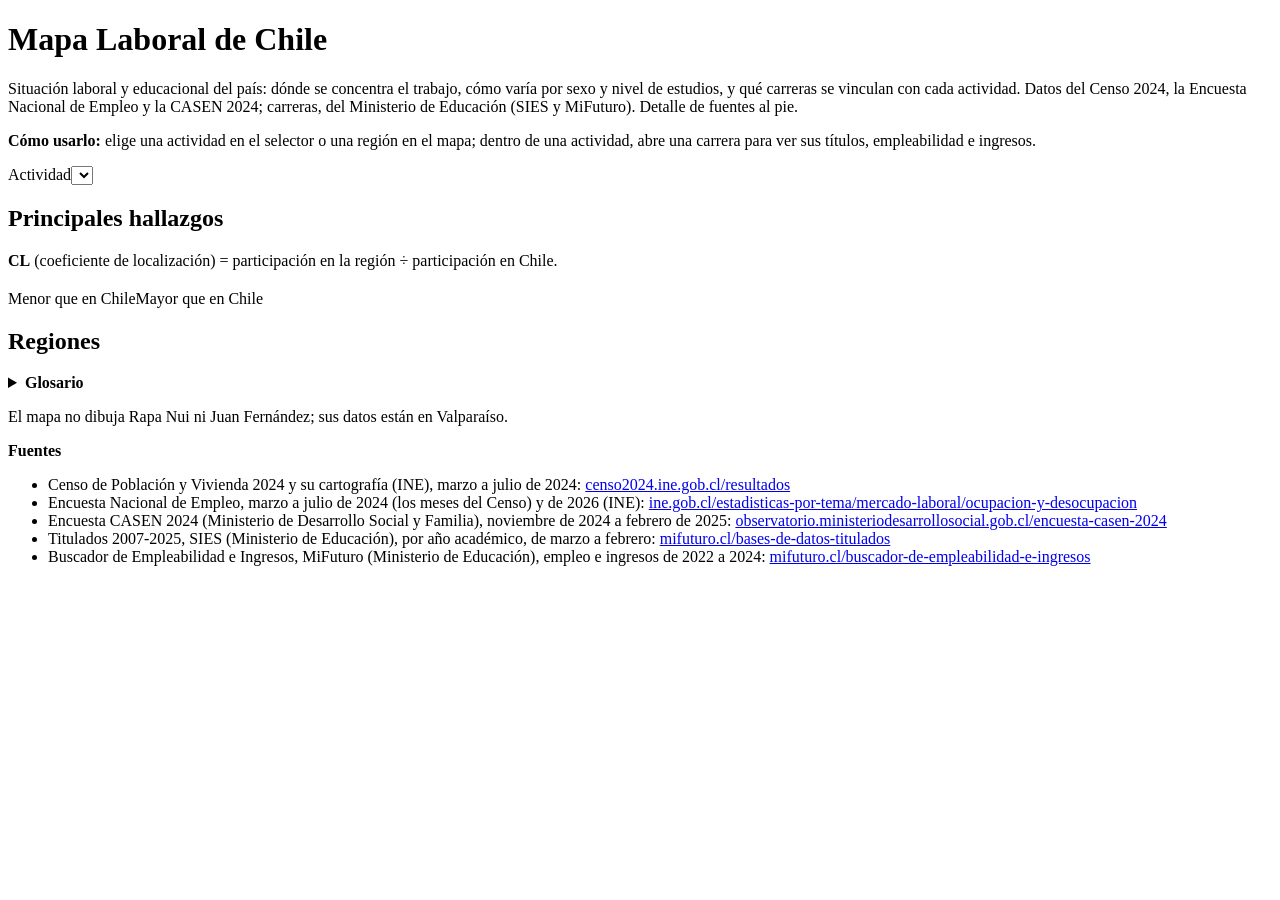
<file: src/Visualizacion/web/index.html>
<!DOCTYPE html>
<!--
<src/Visualizacion/web/index.html>
Estructura de la página. generar_mapa.py le agrega los estilos de css/, el código de js/ y los datos, y escribe docs/index.html.
-->
<html lang="es">
<head>
<meta charset="utf-8">
<meta name="viewport" content="width=device-width, initial-scale=1">
<title>Mapa Laboral de Chile</title>
<!-- Vista previa al compartir el enlace (WhatsApp, LinkedIn, Slack). Las redes exigen la dirección completa de la
     imagen, por eso apunta a GitHub Pages y no a una ruta relativa; vista_previa.png mide 1200×630, su formato. -->
<meta name="description" content="Mapa interactivo de la situación laboral y educacional de Chile por región y actividad, con datos del Censo 2024, la ENE y la CASEN 2024.">
<meta property="og:type" content="website">
<meta property="og:title" content="Mapa Laboral de Chile">
<meta property="og:description" content="Dónde se concentra el trabajo, cómo varía por sexo y nivel de estudios, y qué carreras se vinculan con cada actividad. Cifras medidas, cada una con su fuente.">
<meta property="og:url" content="https://joaomunoz.github.io/mapa-laboral-chile/">
<meta property="og:image" content="https://joaomunoz.github.io/mapa-laboral-chile/vista_previa.png">
<meta property="og:image:width" content="1200">
<meta property="og:image:height" content="630">
<meta property="og:locale" content="es_CL">
<meta name="twitter:card" content="summary_large_image">
<style>
__ESTILOS__</style>
</head>
<body>
<div class="viz-root"><div class="envoltura">
<h1>Mapa Laboral de Chile</h1>
<p class="bajada">Situación laboral y educacional del país: dónde se concentra el trabajo, cómo varía por sexo y nivel de estudios, y qué carreras se vinculan con cada actividad. Datos del Censo 2024, la Encuesta Nacional de Empleo y la CASEN 2024; carreras, del Ministerio de Educación (SIES y MiFuturo). Detalle de fuentes al pie.</p>
<p class="bajada como"><strong>Cómo usarlo:</strong> elige una actividad en el selector o una región en el mapa; dentro de una actividad, abre una carrera para ver sus títulos, empleabilidad e ingresos.</p>
<div class="cabecera" id="cabecera">
<div class="filtro"><label for="actividad">Actividad</label><select id="actividad"></select></div>
<p class="lectura" id="lectura" aria-live="polite"></p>
<div class="cab-texto"><h2 class="kpis-t" id="kpis-t">Principales hallazgos</h2><div class="kpis" id="principal"></div>
<p class="nota def-cl"><strong>CL</strong> (coeficiente de localización) = participación en la región ÷ participación en Chile.</p></div>
</div>
<div class="grilla">
<section class="tarjeta mapa"><h2 id="t-mapa"></h2><div class="nota" id="n-mapa"></div>
<div class="leyenda" id="leyenda"></div><div class="ejes" id="ejes"><span>Menor que en Chile</span><span>Mayor que en Chile</span></div><div id="mapa"></div></section>
<section class="tarjeta"><h2>Regiones</h2><div class="nota" id="n-lista"></div><div class="lista" id="lista" style="margin-top:10px"></div></section>
<section class="tarjeta detalle" id="detalle"></section>
</div>
<footer>
<details class="glosario"><summary><strong>Glosario</strong></summary>
<p><strong>Situación laboral</strong></p>
<ul>
<li><strong>Ocupados:</strong> Personas de 15 años o más que en la semana de referencia dedicaron al menos una hora a producir bienes o servicios por un pago o beneficio. Incluye a quienes tenían empleo, pero estaban de vacaciones o con licencia.</li>
<li><strong>Desocupados:</strong> Personas de 15 años o más sin ocupación, y disponibles para trabajar o en busca de trabajo.</li>
<li><strong>Fuera de la fuerza de trabajo:</strong> Ni ocupados ni desocupados; incluye, por ejemplo, a personas jubiladas o dedicadas a los quehaceres del hogar.</li>
<li><strong>Sin dato:</strong> Personas de 15 años o más que no respondieron las preguntas sobre situación laboral.</li>
<li><strong>Tasa de ocupación:</strong> Ocupados ÷ población de 15 años o más, incluidas las personas sin dato.</li>
<li><strong>Tasa de desocupación:</strong> Desocupados ÷ (ocupados + desocupados).</li>
<li><strong>Tasa de participación:</strong> (Ocupados + desocupados) ÷ población de 15 años o más, incluidas las personas sin dato. No confundir con participación.</li>
</ul>
<p><strong>Actividad y región</strong></p>
<ul>
<li><strong>Residencia y lugar de trabajo:</strong> Los ocupados se cuentan donde viven (tasas y situación laboral) o donde trabajan (participación y CL). Por eso los totales de una región difieren.</li>
<li><strong>Participación:</strong> % de los ocupados de la región o de Chile, por lugar de trabajo y con actividad informada, que está en la actividad. Se muestra como ocupados (participación). No confundir con la tasa de participación.</li>
<li><strong>Coeficiente de localización (CL):</strong> Participación en la región ÷ participación en Chile. 1 es igual que Chile; sobre 1, mayor. No indica que haya más ocupados.</li>
<li><strong>Especialización:</strong> Actividad con mayor CL en una región. No es la actividad con más ocupados.</li>
</ul>
<p><strong>Estudios y carreras</strong></p>
<ul>
<li><strong>Profesional:</strong> Título profesional o grado completado, magíster o doctorado.</li>
<li><strong>Técnico:</strong> Título técnico de nivel superior completado.</li>
<li><strong>Sin título superior:</strong> Resto de las personas con nivel informado, incluidas quienes no completaron estudios superiores.</li>
<li><strong>Títulos:</strong> Títulos técnicos de nivel superior y profesionales, sin postítulos ni posgrados: el total 2007-2025 y los de 2025, año académico que va de marzo de 2025 a febrero de 2026. Son titulaciones, no personas ocupadas.</li>
<li><strong>Carrera afín:</strong> Carrera con al menos 10% de sus ocupados en la actividad, al menos el doble de lo normal entre titulados y un dato fiable. Dato nacional, de la encuesta CASEN.</li>
<li><strong>Posible vínculo:</strong> Cumple los dos primeros umbrales de carrera afín, pero con muestra insuficiente y al menos 10 casos. No es un dato firme.</li>
<li><strong>Empleabilidad al 1er año:</strong> % de titulados con ingresos iguales o superiores al sueldo mínimo.</li>
<li><strong>Ingreso medio:</strong> Ingreso bruto mensual medio al 1er y al 5° año, en pesos de septiembre de 2025. Son generaciones distintas, no una evolución.</li>
</ul>
<p><strong>Otros</strong></p>
<ul>
<li><strong>Hombres y mujeres:</strong> Variable sexo del Censo, que solo registra esas dos categorías. En Actividades, el % es sobre los ocupados de cada actividad. La identidad de género se mide aparte y está suprimida para <span id="genero-suprimido"></span> ocupados, por lo que no se abre por actividad.</li>
<li><strong>Poco fiable:</strong> Dato de encuesta con coeficiente de variación entre 15 y 30: se muestra, pero debe leerse con cautela.</li>
</ul>
</details>
<p>El mapa no dibuja Rapa Nui ni Juan Fernández; sus datos están en Valparaíso.</p>
<p><strong>Fuentes</strong></p>
<ul>
<li>Censo de Población y Vivienda 2024 y su cartografía (INE), marzo a julio de 2024: <a href="https://censo2024.ine.gob.cl/resultados/" target="_blank" rel="noopener">censo2024.ine.gob.cl/resultados</a></li>
<li>Encuesta Nacional de Empleo, marzo a julio de 2024 (los meses del Censo) y de 2026 (INE): <a href="https://www.ine.gob.cl/estadisticas-por-tema/mercado-laboral/ocupacion-y-desocupacion" target="_blank" rel="noopener">ine.gob.cl/estadisticas-por-tema/mercado-laboral/ocupacion-y-desocupacion</a></li>
<li>Encuesta CASEN 2024 (Ministerio de Desarrollo Social y Familia), noviembre de 2024 a febrero de 2025: <a href="https://observatorio.ministeriodesarrollosocial.gob.cl/encuesta-casen-2024" target="_blank" rel="noopener">observatorio.ministeriodesarrollosocial.gob.cl/encuesta-casen-2024</a></li>
<li>Titulados 2007-2025, SIES (Ministerio de Educación), por año académico, de marzo a febrero: <a href="https://www.mifuturo.cl/bases-de-datos-titulados/" target="_blank" rel="noopener">mifuturo.cl/bases-de-datos-titulados</a></li>
<li>Buscador de Empleabilidad e Ingresos, MiFuturo (Ministerio de Educación), empleo e ingresos de 2022 a 2024: <a href="https://www.mifuturo.cl/buscador-de-empleabilidad-e-ingresos/" target="_blank" rel="noopener">mifuturo.cl/buscador-de-empleabilidad-e-ingresos</a></li>
</ul>
</footer>
</div>
<div id="tip" role="status"></div>
</div>
<script>
__CODIGO__</script>
</body></html>
</file>
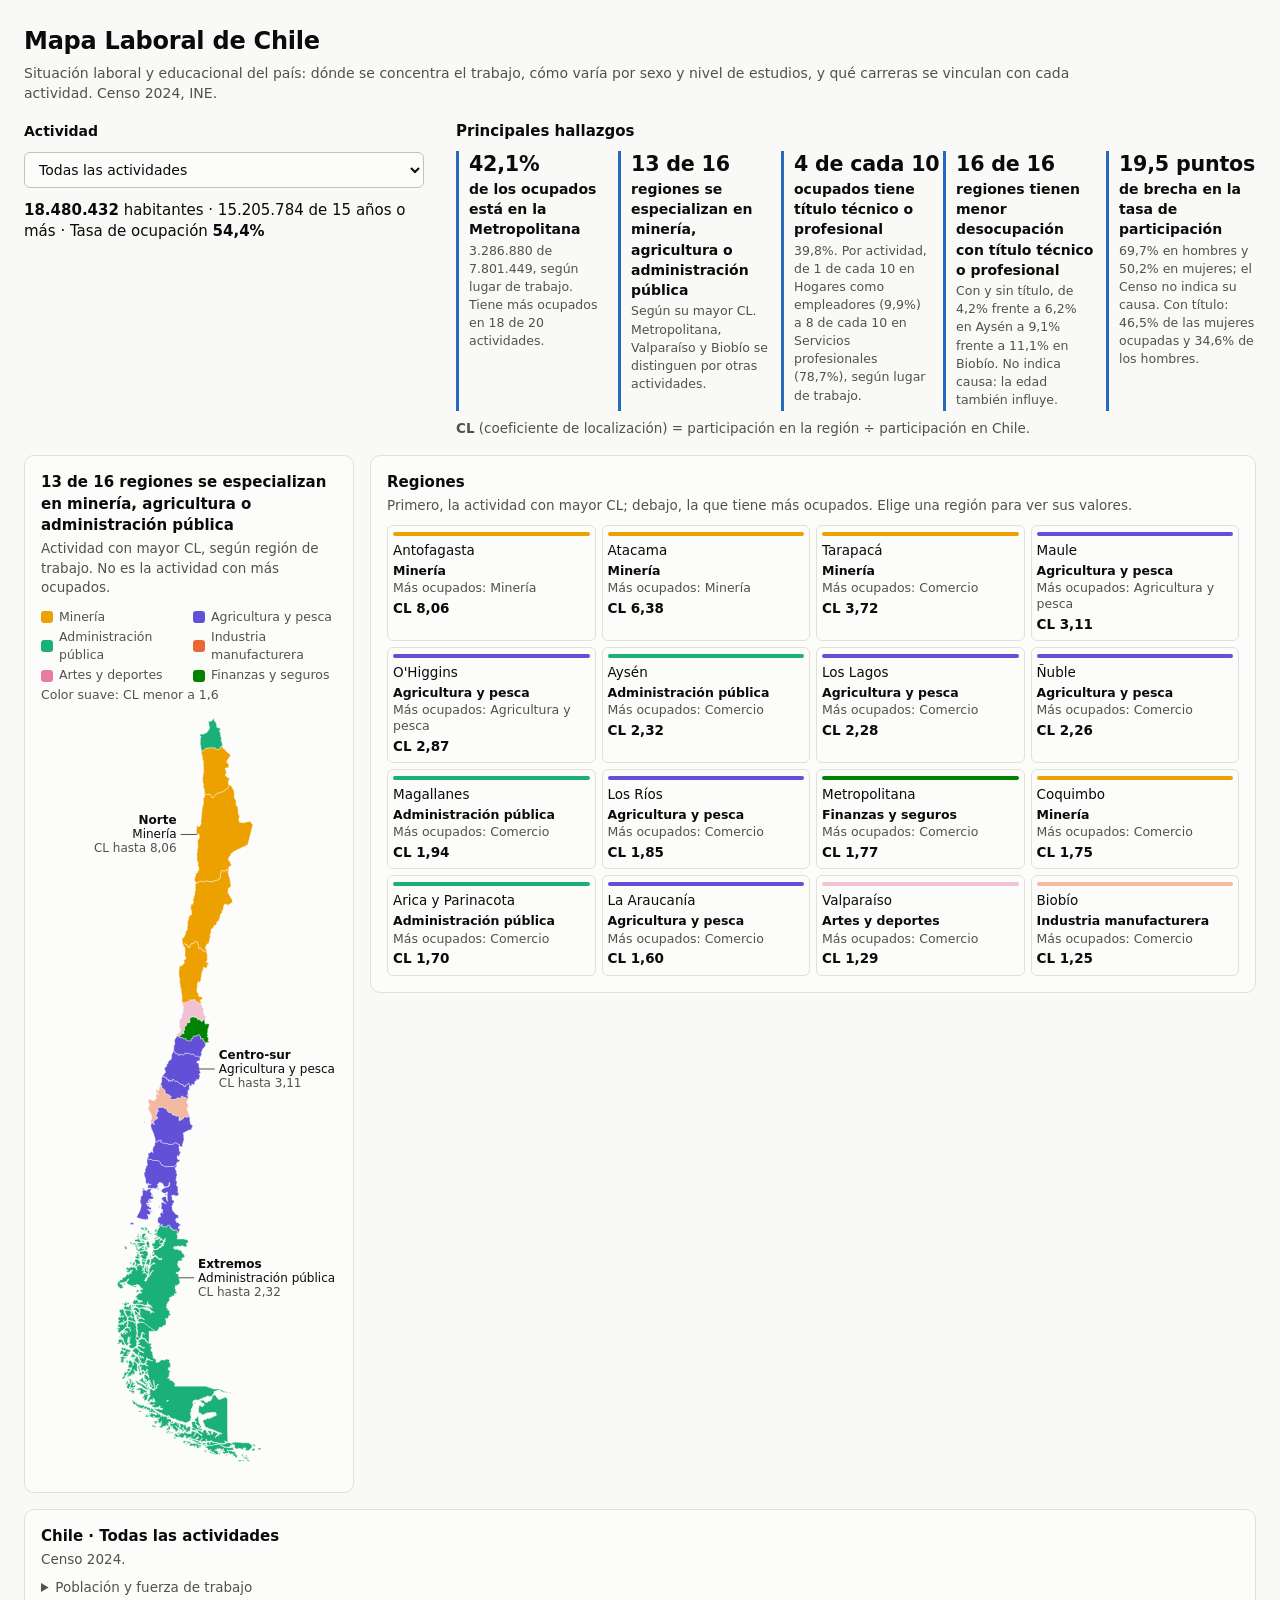
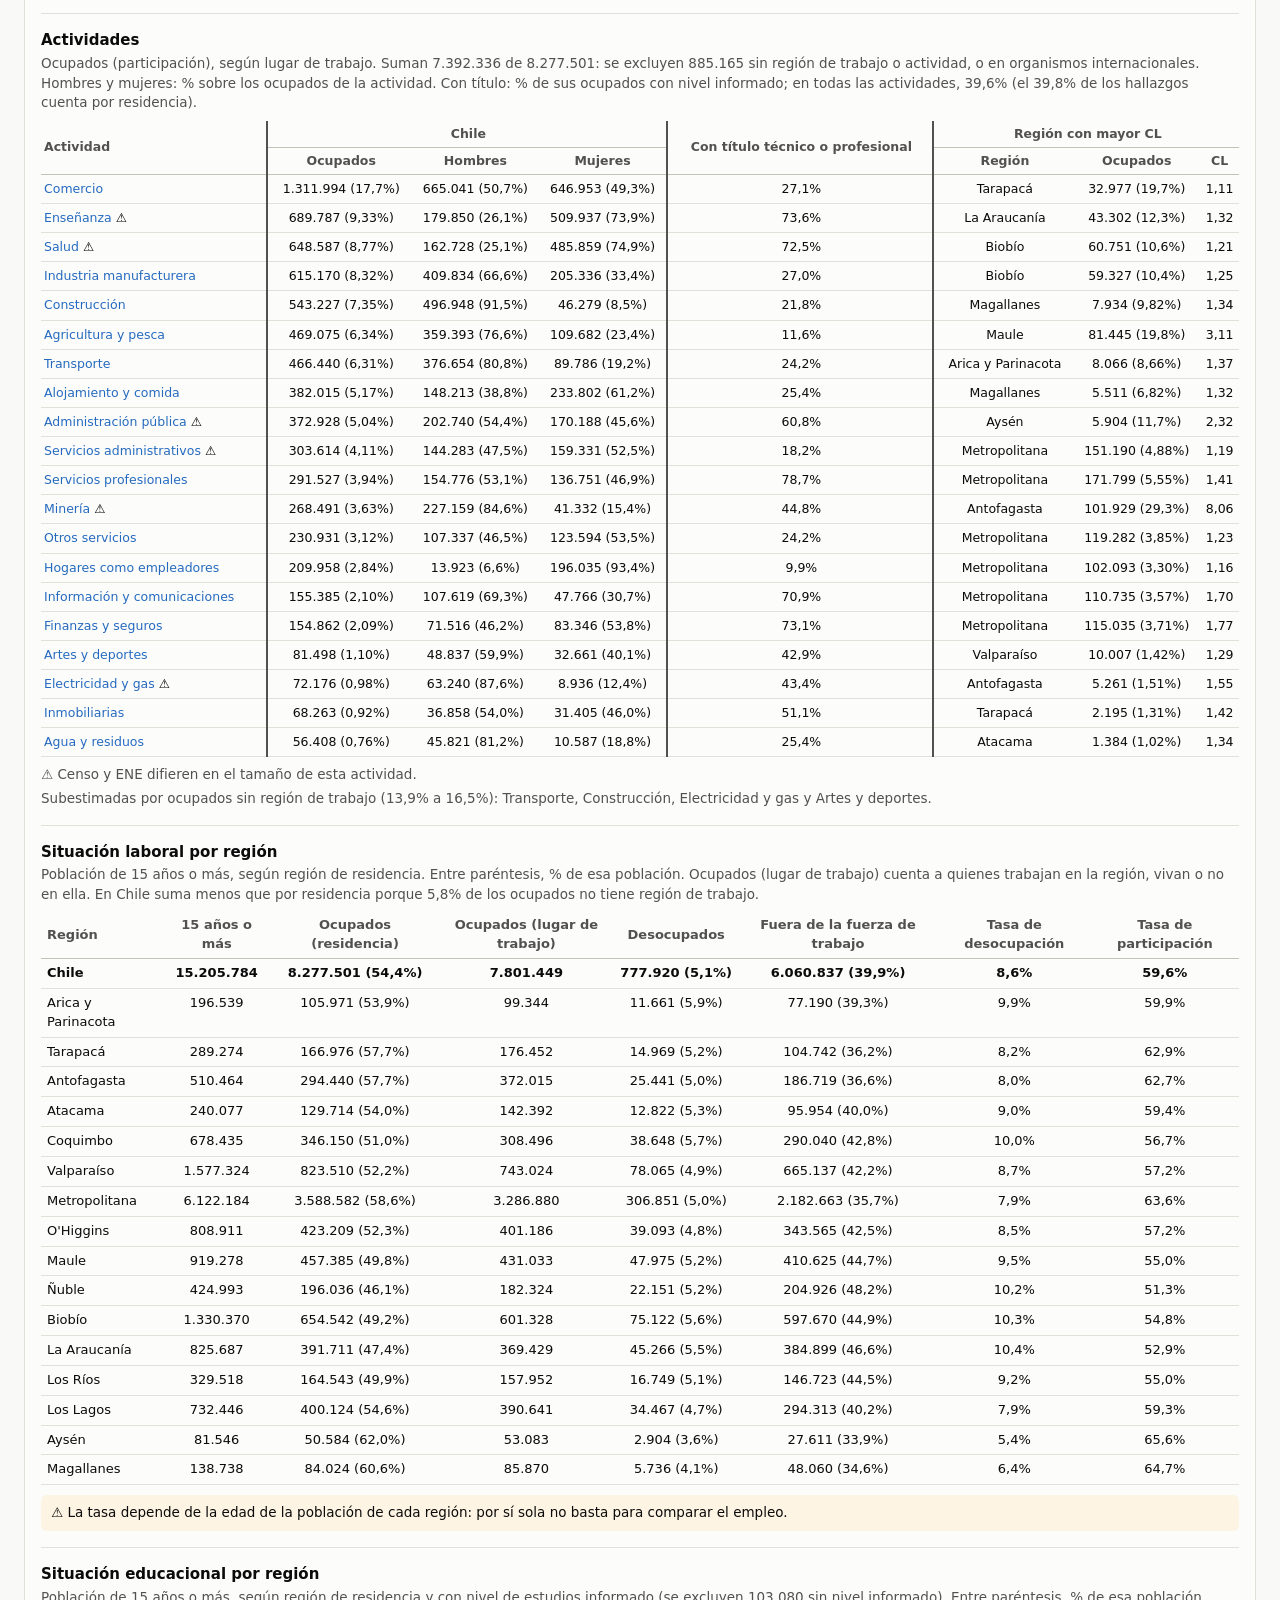
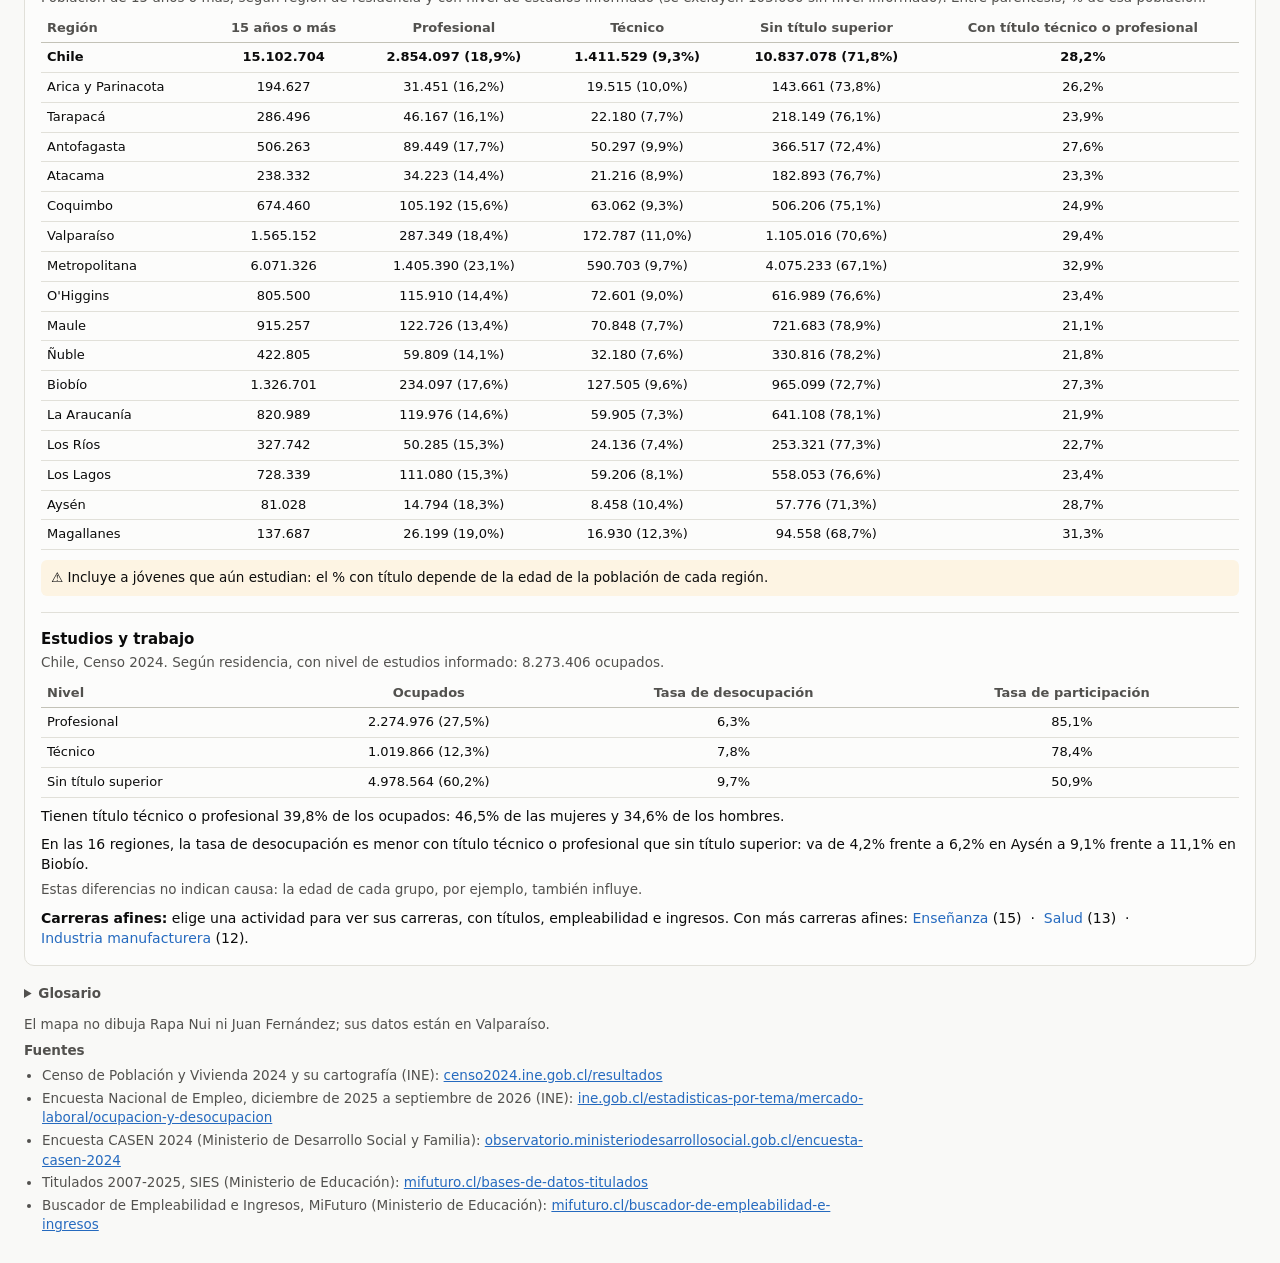
<file: src/Visualizacion/Mapa_Actividades/Salida/index.html>
<!DOCTYPE html>
<!--
<src/Visualizacion/Mapa_Actividades/plantilla.html>
Plantilla del mapa. generar_mapa.py inserta los datos y escribe Salida/index.html.
-->
<html lang="es">
<head>
<meta charset="utf-8">
<meta name="viewport" content="width=device-width, initial-scale=1">
<title>Mapa Laboral de Chile</title>
<style>
.viz-root{color-scheme:light;--plano:#f9f9f7;--sup:#fcfcfb;--t1:#0b0b0b;--t2:#52514e;--linea:#e1e0d9;--eje:#c3c2b7;--acento:#256abf;--aviso-fondo:#fdf4e3;
--sd:#bdbbb3;--c0:#3987e5;--c1:#86b6ef;--c2:#cde2fb;--c3:#e2e0d8;--c4:#f7c6c1;--c5:#ee8a84;--c6:#c9302f;
--k0:#eda100;--k1:#6250d6;--k2:#1baf7a;--k3:#eb6834;--k4:#e87ba4;--k5:#008300;}
@media (prefers-color-scheme:dark){.viz-root{color-scheme:dark;--plano:#0d0d0d;--sup:#1a1a19;--t1:#f0efec;--t2:#c3c2b7;--linea:#2c2c2a;--eje:#383835;--acento:#6da7ec;--aviso-fondo:#2a2416;
--sd:#55534e;--c0:#5598e7;--c1:#256abf;--c2:#184f95;--c3:#383835;--c4:#7d2b2a;--c5:#b73a39;--c6:#ee8a84;
--k0:#c98500;--k1:#9085e9;--k2:#199e70;--k3:#d95926;--k4:#d55181;--k5:#008300;}}
*{box-sizing:border-box}
body{margin:0;background:var(--plano)}
.viz-root{font-family:system-ui,-apple-system,"Segoe UI",sans-serif;color:var(--t1);background:var(--plano);padding:24px;min-height:100vh;font-size:14px;line-height:1.45}
.envoltura{max-width:1240px;margin:0 auto}
h1{font-size:24px;margin:0 0 4px;font-weight:650;letter-spacing:-.01em}
.bajada{color:var(--t2);margin:0 0 18px;max-width:120ch}
.filtro{display:flex;gap:10px;align-items:center;flex-wrap:wrap;margin-bottom:6px}
label{font-weight:600}
select{font:inherit;padding:8px 10px;border:1px solid var(--eje);border-radius:6px;background:var(--sup);color:var(--t1);max-width:100%;min-width:min(520px,100%)}
.lectura{font-size:16px;margin:12px 0 16px;max-width:88ch}
.lectura strong{font-weight:650}
/* El mapa ocupa el alto de dos filas: a su derecha van las regiones en 2 filas de 8 y, debajo, el detalle con todo el ancho restante. */
.grilla{display:grid;grid-template-columns:330px minmax(0,1fr);gap:16px;align-items:start}
.tarjeta.mapa{grid-row:span 2}
.lista{display:grid;grid-template-columns:repeat(8,minmax(0,1fr));gap:6px}
.tarjeta{background:var(--sup);border:1px solid var(--linea);border-radius:10px;padding:16px}
h2{font-size:15px;margin:0 0 2px;font-weight:650}
h3{font-size:13px;margin:18px 0 6px;font-weight:650}
/* Las notas llevan advertencias que evitan malas lecturas: por eso no van en un gris tenue ni en letra mínima. */
.nota{color:var(--t2);font-size:13.5px}
svg{display:block;width:100%;height:auto}
.mapa svg{max-width:215px;margin:12px auto 0}
.region{stroke:var(--sup);stroke-width:.7;cursor:pointer;outline:none;transition:opacity .1s}
.region:hover{stroke:var(--t1);stroke-width:1.2}
.region:focus-visible{stroke:var(--acento);stroke-width:2}
.contorno{fill:none;stroke:var(--t1);stroke-width:1.8;pointer-events:none}
.leyenda{display:grid;grid-template-columns:repeat(7,1fr);gap:2px;margin-top:10px}
.leyenda i{display:block;height:10px;border-radius:2px}
.leyenda span{display:block;font-size:12px;line-height:1.2;color:var(--t2);text-align:center;margin-top:3px;font-variant-numeric:tabular-nums}
.ejes[hidden]{display:none}
.ejes{display:flex;justify-content:space-between;font-size:12.5px;color:var(--t2);margin-top:4px}
.lista button{all:unset;display:flex;flex-direction:column;gap:3px;min-width:0;padding:6px 5px;border:1px solid var(--linea);border-radius:6px;cursor:pointer;box-sizing:border-box;font-size:13.5px;overflow-wrap:break-word}
/* El color va en una franja y no junto al texto, porque en 8 columnas cada letra de ancho cuenta. */
.franja{display:block;height:4px;border-radius:2px;margin-bottom:2px}
.franja.suave{opacity:.45}
.lista button:hover{background:var(--linea)}
.lista button:focus-visible{outline:2px solid var(--acento)}
.lista button[aria-pressed=true]{background:var(--linea);font-weight:650}
.lista button.chile{grid-column:1/-1}
.barra{display:block;height:8px;position:relative;background:transparent;border-left:1px solid var(--eje)}
.barra i{display:block;height:100%;border-radius:0 3px 3px 0;min-width:2px}
.lista .v{font-variant-numeric:tabular-nums;font-weight:600}
/* En el resumen, el nombre de la actividad no cabe junto a la región: va debajo, con su color al lado. */
.lista small{display:flex;align-items:flex-start;gap:4px;font-size:12.5px;line-height:1.25;margin-top:2px;color:var(--t2);font-weight:400}
.muestra{display:inline-block;flex:none;width:12px;height:12px;margin-top:1px;border-radius:3px}
.muestra.suave{opacity:.45}
.leyenda-cat{display:grid;gap:4px;margin-top:10px;font-size:13px;color:var(--t2)}
.leyenda-cat div{display:flex;align-items:center;gap:6px}
.volver{display:inline-block;margin-bottom:10px;font-size:13.5px}
/* En pantallas angostas, la tabla de 6 columnas se desplaza por dentro para no ensanchar toda la página. */
.tabla-ancha{overflow-x:auto}
/* Actividades tiene 9 columnas: con menos relleno cabe en el panel junto al mapa, sin desplazarse. */
.tabla-compacta th,.tabla-compacta td{padding-left:3px;padding-right:3px;font-size:12.5px}
/* La línea separa bloques con su propio título; gris y no roja, porque el rojo se leería como alerta y la tabla ya usa ⚠. */
.tabla-compacta .bloque{text-align:center}
.tabla-compacta .ini{border-left:2px solid var(--t2);padding-left:6px}
/* Partes de un todo: la barra usa tonos propios para no confundirse con los colores de actividad ni con el rojo y azul del mapa. */
.barra-poblacion{display:flex;gap:2px;height:14px;margin:10px 0 4px}
.barra-poblacion i{display:block;min-width:2px;border-radius:2px}
.s-trabajan{background:var(--acento)}.s-buscan{background:var(--t1)}.s-no-buscan{background:var(--sd)}.s-sin-dato{background:var(--eje);box-shadow:inset 0 0 0 1px var(--sd)}
.celda-muestra{display:flex;align-items:center;gap:6px}
.total td{font-weight:650}
/* Lo que un lector debe llevarse en segundos va en cifras grandes; el resto queda en los paneles. */
.kpis{display:grid;grid-template-columns:repeat(auto-fit,minmax(150px,1fr));gap:12px;margin:0 0 8px}
.kpis[hidden]{display:none}
.kpis-t{margin:0 0 8px}
/* La cifra no se corta en dos líneas ("4 de cada / 10"): se achica con el ancho de la tarjeta. */
.kpi{border-left:3px solid var(--acento);padding:2px 0 2px 10px;container-type:inline-size}
.kpi b{display:block;font-size:min(26px,15cqi);line-height:1.15;font-weight:700;letter-spacing:-.01em;white-space:nowrap}
.kpi span{display:block}
.kpi-t{font-weight:600;margin:2px 0}
.kpi .nota{font-size:12.5px}
/* Las anotaciones usan el espacio vacío a los lados de Chile: por eso el SVG deja salir su contenido. */
/* Chile mide unas 5 veces su ancho. El alto mínimo deja el mapa en unos 150 px de ancho, para que se lea y se pueda pulsar; en
   ventanas bajas no cabe entero, así que el panel se fija recién cuando se ve su parte inferior y no deja el sur fuera de vista. */
.mapa svg{overflow:visible;width:auto;height:max(760px,calc(100vh - 220px));max-height:1050px;max-width:100%}
@media(min-width:1291px){.tarjeta.mapa{position:sticky;top:min(12px,calc(100vh - 1031px))}}
.leyenda-cat{display:grid;grid-template-columns:1fr 1fr;gap:2px 8px;font-size:12.5px}
.leyenda-cat>div:last-child{grid-column:1/-1}
.anotacion{pointer-events:none;fill:var(--t1)}
.anotacion .a-t{font-weight:700}
.anotacion .a-d{fill:var(--t2)}
.anotacion line{stroke:var(--t2)}
.def-cl{margin:0 0 16px}
/* Dos columnas para que el mapa suba sin quitar contenido. El selector queda siempre a la izquierda, para que no salte al
   cambiar de vista. */
@media(min-width:1000px){
 .cabecera{display:grid;grid-template-columns:400px minmax(0,1fr);grid-template-rows:auto 1fr;column-gap:32px;align-items:start}
 .cabecera .filtro{grid-column:1;grid-row:1/span 2;margin:0}
 .cabecera select{min-width:0;width:100%}
 .cabecera .lectura{grid-column:2;grid-row:1;margin:0 0 8px}
 .cabecera .cab-texto{grid-column:2;grid-row:2}
 .con-resumen .filtro{grid-row:1}
 .con-resumen .lectura{grid-column:1;grid-row:2;margin:12px 0 0;font-size:15px}
 .con-resumen .cab-texto{grid-row:1/span 2}
}
/* Compensa el mapa: la superficie no dice cuántas personas trabajan en cada región. */
/* Sin esta línea, el color se lee como "de esto vive la región": Valparaíso se ve como Artes, aunque Comercio tiene 12 veces sus ocupados. */
#lista .r-cl{font-weight:600;color:var(--t1)}
.datos{display:grid;grid-template-columns:repeat(auto-fit,minmax(130px,1fr));gap:12px;margin-top:10px}
.dato b{display:block;font-size:22px;font-weight:650;letter-spacing:-.01em}
.dato span{color:var(--t2);font-size:13.5px}
.aviso{background:var(--aviso-fondo);border-radius:6px;padding:8px 10px;margin-top:10px;font-size:13.5px;color:var(--t1)}
.aviso::before{content:"⚠ ";color:var(--t1)}
.separador{border:0;border-top:1px solid var(--linea);margin:16px 0}
table{width:100%;border-collapse:collapse;font-size:13px}
th{text-align:left;font-weight:600;color:var(--t2);font-size:13px;padding:4px 6px;border-bottom:1px solid var(--eje)}
/* Todo centrado, por preferencia del autor; la primera columna sigue a la izquierda, alineada con los nombres de sus filas. */
thead th,thead th.n,tbody td,tbody td.n{text-align:center}
thead tr:first-child th:first-child,tbody td:first-child{text-align:left}
td{padding:5px 6px;border-bottom:1px solid var(--linea);vertical-align:top}
td.n,th.n{text-align:right;font-variant-numeric:tabular-nums}
/* Solo las cifras no se cortan: los encabezados en lenguaje simple son largos y deben poder pasar a dos líneas. */
td.n{white-space:nowrap}
/* Fila que abre cada nivel en Carreras afines: separa los grupos sin crear otra tabla, para que las columnas sigan alineadas. */
tbody tr.grupo td{padding-top:12px;font-weight:600;border-bottom:1px solid var(--eje)}
tbody tr.grupo td .nota{font-weight:400}
.enlace{all:unset;color:var(--acento);cursor:pointer;text-decoration:underline;text-decoration-color:transparent;text-underline-offset:2px}
.enlace:hover,.enlace:focus-visible{text-decoration-color:currentColor}
.etiqueta{display:inline-block;font-size:12px;color:var(--t2);border:1px solid var(--eje);border-radius:4px;padding:0 4px;margin-left:4px;white-space:nowrap}
.fichero{margin-top:12px;border:1px solid var(--eje);border-radius:8px;padding:12px}
.cerrar{all:unset;float:right;cursor:pointer;color:var(--t2);padding:0 4px}
.cerrar:focus-visible{outline:2px solid var(--acento)}
#tip{position:fixed;pointer-events:none;background:var(--t1);color:var(--sup);padding:6px 9px;border-radius:6px;font-size:12.5px;display:none;z-index:9;max-width:240px}
details{margin-top:8px}summary{cursor:pointer;color:var(--t2);font-size:13.5px}
footer{color:var(--t2);font-size:13.5px;margin-top:18px;max-width:100ch}
footer p{margin:6px 0}
footer ul{margin:4px 0;padding-left:18px}
footer li{margin:3px 0}
/* El glosario es material de consulta: va plegado para no alargar la página. */
.glosario summary{cursor:pointer;margin:6px 0}
footer a{color:var(--acento);overflow-wrap:anywhere}
@media(max-width:1290px){.lista{grid-template-columns:repeat(4,minmax(0,1fr))}}
@media(max-width:1290px){.detalle{grid-column:1/-1}.tarjeta.mapa{grid-row:auto}}
@media(max-width:900px){.grilla{grid-template-columns:minmax(0,1fr)}}
@media(max-width:640px){table{display:block;overflow-x:auto}.viz-root{padding:14px}.grilla{grid-template-columns:minmax(0,1fr)}.mapa svg{max-width:200px}.lista{grid-template-columns:repeat(2,minmax(0,1fr))}}
</style>
</head>
<body>
<div class="viz-root"><div class="envoltura">
<h1>Mapa Laboral de Chile</h1>
<p class="bajada">Situación laboral y educacional del país: dónde se concentra el trabajo, cómo varía por sexo y nivel de estudios, y qué carreras se vinculan con cada actividad. Censo 2024, INE.</p>
<div class="cabecera" id="cabecera">
<div class="filtro"><label for="actividad">Actividad</label><select id="actividad"></select></div>
<p class="lectura" id="lectura" aria-live="polite"></p>
<div class="cab-texto"><h2 class="kpis-t" id="kpis-t">Principales hallazgos</h2><div class="kpis" id="principal"></div>
<p class="nota def-cl"><strong>CL</strong> (coeficiente de localización) = participación en la región ÷ participación en Chile.</p></div>
</div>
<div class="grilla">
<section class="tarjeta mapa"><h2 id="t-mapa"></h2><div class="nota" id="n-mapa"></div>
<div class="leyenda" id="leyenda"></div><div class="ejes" id="ejes"><span>Menor que en Chile</span><span>Mayor que en Chile</span></div><div id="mapa"></div></section>
<section class="tarjeta"><h2>Regiones</h2><div class="nota" id="n-lista"></div><div class="lista" id="lista" style="margin-top:10px"></div></section>
<section class="tarjeta detalle" id="detalle"></section>
</div>
<footer>
<details class="glosario"><summary><strong>Glosario</strong></summary>
<p><strong>Situación laboral</strong></p>
<ul>
<li><strong>Ocupados:</strong> Personas de 15 años o más que en la semana de referencia dedicaron al menos una hora a producir bienes o servicios por un pago o beneficio. Incluye a quienes tenían empleo, pero estaban de vacaciones o con licencia.</li>
<li><strong>Desocupados:</strong> Personas de 15 años o más sin ocupación, y disponibles para trabajar o en busca de trabajo.</li>
<li><strong>Fuera de la fuerza de trabajo:</strong> Ni ocupados ni desocupados; incluye, por ejemplo, a personas jubiladas o dedicadas a los quehaceres del hogar.</li>
<li><strong>Sin dato:</strong> Personas de 15 años o más que no respondieron las preguntas sobre situación laboral.</li>
<li><strong>Tasa de ocupación:</strong> Ocupados ÷ población de 15 años o más, incluidas las personas sin dato.</li>
<li><strong>Tasa de desocupación:</strong> Desocupados ÷ (ocupados + desocupados).</li>
<li><strong>Tasa de participación:</strong> (Ocupados + desocupados) ÷ población de 15 años o más, incluidas las personas sin dato. No confundir con participación.</li>
</ul>
<p><strong>Actividad y región</strong></p>
<ul>
<li><strong>Residencia y lugar de trabajo:</strong> Los ocupados se cuentan donde viven (tasas y situación laboral) o donde trabajan (participación y CL). Por eso los totales de una región difieren.</li>
<li><strong>Participación:</strong> % de los ocupados de la región o de Chile, por lugar de trabajo y con actividad informada, que está en la actividad. Se muestra como ocupados (participación). No confundir con la tasa de participación.</li>
<li><strong>Coeficiente de localización (CL):</strong> Participación en la región ÷ participación en Chile. 1 es igual que Chile; sobre 1, mayor. No indica que haya más ocupados.</li>
<li><strong>Especialización:</strong> Actividad con mayor CL en una región. No es la actividad con más ocupados.</li>
</ul>
<p><strong>Estudios y carreras</strong></p>
<ul>
<li><strong>Profesional:</strong> Título profesional o grado completado, magíster o doctorado.</li>
<li><strong>Técnico:</strong> Título técnico de nivel superior completado.</li>
<li><strong>Sin título superior:</strong> Resto de las personas con nivel informado, incluidas quienes no completaron estudios superiores.</li>
<li><strong>Títulos:</strong> Títulos técnicos de nivel superior y profesionales, sin postítulos ni posgrados: el total 2007-2025 y los de 2025. Son titulaciones, no personas ocupadas.</li>
<li><strong>Carrera afín:</strong> Carrera con al menos 10% de sus ocupados en la actividad, al menos el doble de lo normal entre titulados y un dato fiable. Dato nacional, de la encuesta CASEN.</li>
<li><strong>Posible vínculo:</strong> Cumple los dos primeros umbrales de carrera afín, pero con muestra insuficiente y al menos 10 casos. No es un dato firme.</li>
<li><strong>Empleabilidad al 1er año:</strong> % de titulados con ingresos iguales o superiores al sueldo mínimo.</li>
<li><strong>Ingreso medio:</strong> Ingreso bruto mensual medio al 1er y al 5° año, en pesos de septiembre de 2025. Son generaciones distintas, no una evolución.</li>
</ul>
<p><strong>Otros</strong></p>
<ul>
<li><strong>Hombres y mujeres:</strong> Variable sexo del Censo, que solo registra esas dos categorías. En Actividades, el % es sobre los ocupados de cada actividad. La identidad de género se mide aparte y está suprimida para ${num(POB.genero_ocupados.suprimido)} ocupados, por lo que no se abre por actividad.</li>
<li><strong>Poco fiable:</strong> Dato de encuesta con coeficiente de variación entre 15 y 30: se muestra, pero debe leerse con cautela.</li>
</ul>
</details>
<p>El mapa no dibuja Rapa Nui ni Juan Fernández; sus datos están en Valparaíso.</p>
<p><strong>Fuentes</strong></p>
<ul>
<li>Censo de Población y Vivienda 2024 y su cartografía (INE): <a href="https://censo2024.ine.gob.cl/resultados/" target="_blank" rel="noopener">censo2024.ine.gob.cl/resultados</a></li>
<li>Encuesta Nacional de Empleo, diciembre de 2025 a septiembre de 2026 (INE): <a href="https://www.ine.gob.cl/estadisticas-por-tema/mercado-laboral/ocupacion-y-desocupacion" target="_blank" rel="noopener">ine.gob.cl/estadisticas-por-tema/mercado-laboral/ocupacion-y-desocupacion</a></li>
<li>Encuesta CASEN 2024 (Ministerio de Desarrollo Social y Familia): <a href="https://observatorio.ministeriodesarrollosocial.gob.cl/encuesta-casen-2024" target="_blank" rel="noopener">observatorio.ministeriodesarrollosocial.gob.cl/encuesta-casen-2024</a></li>
<li>Titulados 2007-2025, SIES (Ministerio de Educación): <a href="https://www.mifuturo.cl/bases-de-datos-titulados/" target="_blank" rel="noopener">mifuturo.cl/bases-de-datos-titulados</a></li>
<li>Buscador de Empleabilidad e Ingresos, MiFuturo (Ministerio de Educación): <a href="https://www.mifuturo.cl/buscador-de-empleabilidad-e-ingresos/" target="_blank" rel="noopener">mifuturo.cl/buscador-de-empleabilidad-e-ingresos</a></li>
</ul>
</footer>
</div>
<div id="tip" role="status"></div>
</div>
<script>
const DATOS={"actividades": [{"ciiu": "A", "glosa": "Agricultura, ganadería, silvicultura y pesca", "corto": "Agricultura y pesca", "pct_nacional": 6.34, "pct_sin_region": 3.2, "alerta_fuente": false, "nacional": {"ocupados": 469075, "censo_total": 484597, "ene_ocupados": 520706, "ene_pct": 5.6, "conc": 9, "mas_personas": {"r": 7, "n": 81445, "pct": 17.4}, "mas_peso": {"r": 7, "txt": "3,11"}}, "sexo": {"h": 359393, "m": 109682, "pct_h": 76.6, "pct_m": 23.4, "part_h": 8.93, "part_m": 3.25}, "regiones": {"1": {"ocupados": 2949, "pct": 1.76, "peso": 0.277446, "clase": 0, "peso_txt": "0,28", "lectura": "bajo_lo_nacional", "ene_peso_txt": "0,27", "ene_lectura": "bajo_lo_nacional", "h": 2266, "m": 683, "pct_h": 2.33, "pct_m": 0.97, "niveles": [[156, 5.3, 116, 40, 5.1, 5.9], [112, 3.8, 92, 20, 4.1, 2.9], [2681, 90.9, 2058, 623, 90.8, 91.2]]}, "2": {"ocupados": 2639, "pct": 0.76, "peso": 0.119455, "clase": 0, "peso_txt": "0,12", "lectura": "bajo_lo_nacional", "ene_peso_txt": "0,23", "ene_lectura": "sin_muestra", "h": 2225, "m": 414, "pct_h": 1.0, "pct_m": 0.33, "niveles": [[101, 3.8, 72, 29, 3.2, 7.0], [102, 3.9, 78, 24, 3.5, 5.8], [2435, 92.3, 2074, 361, 93.3, 87.2]]}, "3": {"ocupados": 5529, "pct": 4.09, "peso": 0.644821, "clase": 2, "peso_txt": "0,64", "lectura": "bajo_lo_nacional", "ene_peso_txt": "0,69", "ene_lectura": "bajo_lo_nacional", "h": 4463, "m": 1066, "pct_h": 5.4, "pct_m": 2.03, "niveles": [[235, 4.3, 174, 61, 3.9, 5.7], [214, 3.9, 146, 68, 3.3, 6.4], [5076, 91.9, 4139, 937, 92.8, 87.9]]}, "4": {"ocupados": 25630, "pct": 8.65, "peso": 1.364318, "clase": 4, "peso_txt": "1,36", "lectura": "concentra", "ene_peso_txt": "1,64", "ene_lectura": "concentra", "h": 20023, "m": 5607, "pct_h": 12.51, "pct_m": 4.12, "niveles": [[1080, 4.2, 716, 364, 3.6, 6.5], [885, 3.5, 562, 323, 2.8, 5.8], [23648, 92.3, 18731, 4917, 93.6, 87.7]]}, "5": {"ocupados": 40432, "pct": 5.73, "peso": 0.902797, "clase": 3, "peso_txt": "0,90", "lectura": "similar", "ene_peso_txt": "0,86", "ene_lectura": "bajo_lo_nacional", "h": 29763, "m": 10669, "pct_h": 7.92, "pct_m": 3.23, "niveles": [[2346, 5.8, 1490, 856, 5.0, 8.0], [2201, 5.4, 1346, 855, 4.5, 8.0], [35856, 88.7, 26908, 8948, 90.5, 83.9]]}, "6": {"ocupados": 70084, "pct": 18.19, "peso": 2.867533, "clase": 6, "peso_txt": "2,87", "lectura": "concentra", "ene_peso_txt": "2,86", "ene_lectura": "concentra", "h": 51247, "m": 18837, "pct_h": 22.98, "pct_m": 11.61, "niveles": [[3984, 5.7, 2600, 1384, 5.1, 7.3], [3539, 5.1, 2150, 1389, 4.2, 7.4], [62540, 89.3, 46477, 16063, 90.7, 85.3]]}, "7": {"ocupados": 81445, "pct": 19.76, "peso": 3.114981, "clase": 6, "peso_txt": "3,11", "lectura": "concentra", "ene_peso_txt": "3,02", "ene_lectura": "concentra", "h": 60863, "m": 20582, "pct_h": 25.93, "pct_m": 11.6, "niveles": [[3864, 4.7, 2659, 1205, 4.4, 5.9], [3309, 4.1, 1996, 1313, 3.3, 6.4], [74245, 91.2, 56186, 18059, 92.3, 87.8]]}, "8": {"ocupados": 39429, "pct": 6.89, "peso": 1.085476, "clase": 3, "peso_txt": "1,09", "lectura": "similar", "ene_peso_txt": "1,03", "ene_lectura": "similar", "h": 32499, "m": 6930, "pct_h": 10.57, "pct_m": 2.61, "niveles": [[3541, 9.0, 2510, 1031, 7.7, 14.9], [2362, 6.0, 1734, 628, 5.3, 9.1], [33513, 85.0, 28246, 5267, 86.9, 76.0]]}, "9": {"ocupados": 35684, "pct": 10.13, "peso": 1.59763, "clase": 5, "peso_txt": "1,60", "lectura": "concentra", "ene_peso_txt": "2,21", "ene_lectura": "concentra", "h": 29147, "m": 6537, "pct_h": 15.07, "pct_m": 4.12, "niveles": [[1716, 4.8, 1228, 488, 4.2, 7.5], [1228, 3.4, 856, 372, 2.9, 5.7], [32720, 91.7, 27046, 5674, 92.8, 86.8]]}, "10": {"ocupados": 53776, "pct": 14.48, "peso": 2.282441, "clase": 5, "peso_txt": "2,28", "lectura": "concentra", "ene_peso_txt": "2,23", "ene_lectura": "concentra", "h": 41818, "m": 11958, "pct_h": 19.95, "pct_m": 7.39, "niveles": [[5530, 10.3, 3841, 1689, 9.2, 14.1], [3199, 6.0, 2255, 944, 5.4, 7.9], [45029, 83.8, 35711, 9318, 85.4, 78.0]]}, "11": {"ocupados": 6757, "pct": 13.39, "peso": 2.110932, "clase": 5, "peso_txt": "2,11", "lectura": "concentra", "ene_peso_txt": "2,10", "ene_lectura": "concentra", "h": 5918, "m": 839, "pct_h": 20.77, "pct_m": 3.82, "niveles": [[693, 10.3, 561, 132, 9.5, 15.8], [500, 7.4, 421, 79, 7.1, 9.4], [5561, 82.3, 4934, 627, 83.4, 74.8]]}, "12": {"ocupados": 5502, "pct": 6.81, "peso": 1.073284, "clase": 3, "peso_txt": "1,07", "lectura": "similar", "ene_peso_txt": "1,20", "ene_lectura": "similar", "h": 4463, "m": 1039, "pct_h": 9.76, "pct_m": 2.96, "niveles": [[617, 11.2, 446, 171, 10.0, 16.5], [453, 8.2, 338, 115, 7.6, 11.1], [4427, 80.5, 3674, 753, 82.4, 72.5]]}, "13": {"ocupados": 48770, "pct": 1.57, "peso": 0.248205, "clase": 0, "peso_txt": "0,25", "lectura": "bajo_lo_nacional", "ene_peso_txt": "0,25", "ene_lectura": "bajo_lo_nacional", "h": 35475, "m": 13295, "pct_h": 2.2, "pct_m": 0.89, "niveles": [[4788, 9.8, 3074, 1714, 8.7, 12.9], [2629, 5.4, 1593, 1036, 4.5, 7.8], [41329, 84.8, 30789, 10540, 86.8, 79.3]]}, "14": {"ocupados": 17746, "pct": 11.74, "peso": 1.850961, "clase": 5, "peso_txt": "1,85", "lectura": "concentra", "ene_peso_txt": "2,11", "ene_lectura": "concentra", "h": 14643, "m": 3103, "pct_h": 17.3, "pct_m": 4.66, "niveles": [[1191, 6.7, 890, 301, 6.1, 9.7], [765, 4.3, 535, 230, 3.7, 7.4], [15780, 89.0, 13210, 2570, 90.3, 82.9]]}, "15": {"ocupados": 7656, "pct": 8.22, "peso": 1.29543, "clase": 4, "peso_txt": "1,30", "lectura": "concentra", "ene_peso_txt": "1,32", "ene_lectura": "similar", "h": 5136, "m": 2520, "pct_h": 10.25, "pct_m": 5.85, "niveles": [[389, 5.1, 251, 138, 4.9, 5.5], [365, 4.8, 243, 122, 4.7, 4.8], [6900, 90.1, 4640, 2260, 90.4, 89.7]]}, "16": {"ocupados": 25047, "pct": 14.33, "peso": 2.259479, "clase": 5, "peso_txt": "2,26", "lectura": "concentra", "ene_peso_txt": "2,52", "ene_lectura": "concentra", "h": 19444, "m": 5603, "pct_h": 19.83, "pct_m": 7.3, "niveles": [[1450, 5.8, 1050, 400, 5.4, 7.1], [993, 4.0, 669, 324, 3.4, 5.8], [22593, 90.2, 17718, 4875, 91.2, 87.1]]}}, "areas": [{"area": "Agricultura, Silvicultura, Pesca y Veterinaria", "pct": 32.3, "min": 28.4, "max": 36.2}, {"area": "Administración de Empresas y Derecho", "pct": 22.2, "min": 18.9, "max": 25.4}, {"area": "Ingeniería, Industria y Construcción", "pct": 20.3, "min": 16.9, "max": 23.6}], "afines": [{"c": "INGENIERIA AGRICOLA", "pct": 42.8, "min": 27.3, "max": 58.4, "tit": 2857, "fiab": "poco_fiable"}, {"c": "TECNICO AGROPECUARIO", "pct": 39.9, "min": 31.4, "max": 48.4, "tit": 7230, "fiab": "fiable"}, {"c": "AGRONOMIA", "pct": 32.1, "min": 24.7, "max": 39.4, "tit": 8164, "fiab": "fiable"}, {"c": "INGENIERIA FORESTAL", "pct": 26.4, "min": 15.0, "max": 37.8, "tit": 1942, "fiab": "poco_fiable"}], "indicios": [], "niveles": [[31681, 6.8, 21678, 10003, 6.0, 9.1], [22856, 4.9, 15014, 7842, 4.2, 7.2], [414333, 88.4, 322541, 91792, 89.8, 83.7]]}, {"ciiu": "B", "glosa": "Explotación de minas y canteras", "corto": "Minería", "pct_nacional": 3.63, "pct_sin_region": 2.6, "alerta_fuente": true, "nacional": {"ocupados": 268491, "censo_total": 275517, "ene_ocupados": 156270, "ene_pct": 1.7, "conc": 5, "mas_personas": {"r": 2, "n": 101929, "pct": 38.0}, "mas_peso": {"r": 2, "txt": "8,06"}}, "sexo": {"h": 227159, "m": 41332, "pct_h": 84.6, "pct_m": 15.4, "part_h": 5.64, "part_m": 1.23}, "regiones": {"1": {"ocupados": 22650, "pct": 13.52, "peso": 3.722922, "clase": 6, "peso_txt": "3,72", "lectura": "concentra", "ene_peso_txt": "3,32", "ene_lectura": "concentra", "h": 19655, "m": 2995, "pct_h": 20.17, "pct_m": 4.27, "niveles": [[5695, 25.1, 4520, 1175, 23.0, 39.2], [2967, 13.1, 2653, 314, 13.5, 10.5], [13986, 61.8, 12480, 1506, 63.5, 50.3]]}, "2": {"ocupados": 101929, "pct": 29.27, "peso": 8.060767, "clase": 6, "peso_txt": "8,06", "lectura": "concentra", "ene_peso_txt": "7,67", "ene_lectura": "concentra", "h": 86533, "m": 15396, "pct_h": 38.94, "pct_m": 12.22, "niveles": [[28576, 28.0, 21907, 6669, 25.3, 43.3], [15217, 14.9, 12954, 2263, 15.0, 14.7], [58114, 57.0, 51657, 6457, 59.7, 42.0]]}, "3": {"ocupados": 31303, "pct": 23.16, "peso": 6.3781, "clase": 6, "peso_txt": "6,38", "lectura": "concentra", "ene_peso_txt": "9,27", "ene_lectura": "concentra", "h": 27344, "m": 3959, "pct_h": 33.07, "pct_m": 7.54, "niveles": [[7551, 24.1, 5979, 1572, 21.9, 39.7], [4513, 14.4, 3921, 592, 14.3, 15.0], [19225, 61.4, 17431, 1794, 63.8, 45.3]]}, "4": {"ocupados": 18776, "pct": 6.34, "peso": 1.746154, "clase": 5, "peso_txt": "1,75", "lectura": "concentra", "ene_peso_txt": "2,28", "ene_lectura": "concentra", "h": 16098, "m": 2678, "pct_h": 10.06, "pct_m": 1.97, "niveles": [[4364, 23.2, 3235, 1129, 20.1, 42.2], [2590, 13.8, 2106, 484, 13.1, 18.1], [11816, 63.0, 10752, 1064, 66.8, 39.7]]}, "5": {"ocupados": 18199, "pct": 2.58, "peso": 0.709945, "clase": 2, "peso_txt": "0,71", "lectura": "bajo_lo_nacional", "ene_peso_txt": "0,46", "ene_lectura": "bajo_lo_nacional", "h": 16010, "m": 2189, "pct_h": 4.26, "pct_m": 0.66, "niveles": [[4691, 25.8, 3700, 991, 23.1, 45.3], [3062, 16.8, 2670, 392, 16.7, 17.9], [10446, 57.4, 9640, 806, 60.2, 36.8]]}, "6": {"ocupados": 19861, "pct": 5.15, "peso": 1.419722, "clase": 4, "peso_txt": "1,42", "lectura": "concentra", "ene_peso_txt": "1,03", "ene_lectura": "similar", "h": 17726, "m": 2135, "pct_h": 7.95, "pct_m": 1.32, "niveles": [[5943, 29.9, 4825, 1118, 27.2, 52.4], [3145, 15.8, 2808, 337, 15.8, 15.8], [10767, 54.2, 10087, 680, 56.9, 31.9]]}, "7": {"ocupados": 1846, "pct": 0.45, "peso": 0.123349, "clase": 0, "peso_txt": "0,12", "lectura": "bajo_lo_nacional", "ene_peso_txt": "0,12", "ene_lectura": "sin_muestra", "h": 1678, "m": 168, "pct_h": 0.71, "pct_m": 0.09, "niveles": [[286, 15.5, 231, 55, 13.8, 32.7], [159, 8.6, 134, 25, 8.0, 14.9], [1401, 75.9, 1313, 88, 78.2, 52.4]]}, "8": {"ocupados": 3747, "pct": 0.65, "peso": 0.180219, "clase": 0, "peso_txt": "0,18", "lectura": "bajo_lo_nacional", "ene_peso_txt": "0,13", "ene_lectura": "sin_muestra", "h": 3335, "m": 412, "pct_h": 1.08, "pct_m": 0.16, "niveles": [[1104, 29.5, 874, 230, 26.2, 55.8], [463, 12.4, 413, 50, 12.4, 12.1], [2180, 58.2, 2048, 132, 61.4, 32.0]]}, "9": {"ocupados": 1144, "pct": 0.32, "peso": 0.089483, "clase": 0, "peso_txt": "0,09", "lectura": "bajo_lo_nacional", "ene_peso_txt": "0,03", "ene_lectura": "sin_muestra", "h": 991, "m": 153, "pct_h": 0.51, "pct_m": 0.1, "niveles": [[172, 15.0, 130, 42, 13.1, 27.5], [83, 7.3, 62, 21, 6.3, 13.7], [888, 77.7, 798, 90, 80.6, 58.8]]}, "10": {"ocupados": 972, "pct": 0.26, "peso": 0.072076, "clase": 0, "peso_txt": "0,07", "lectura": "bajo_lo_nacional", "ene_peso_txt": "0,06", "ene_lectura": "sin_muestra", "h": 825, "m": 147, "pct_h": 0.39, "pct_m": 0.09, "niveles": [[175, 18.0, 131, 44, 15.9, 29.9], [74, 7.6, 54, 20, 6.6, 13.6], [722, 74.4, 639, 83, 77.5, 56.5]]}, "11": {"ocupados": 412, "pct": 0.82, "peso": 0.224869, "clase": 0, "peso_txt": "0,22", "lectura": "bajo_lo_nacional", "ene_peso_txt": "0,37", "ene_lectura": "sin_muestra", "h": 384, "m": 28, "pct_h": 1.35, "pct_m": 0.13, "niveles": [[50, 12.1, 44, null, 11.5, null], [39, 9.5, 35, null, 9.1, null], [323, 78.4, 305, 18, 79.4, 64.3]]}, "12": {"ocupados": 1420, "pct": 1.76, "peso": 0.483944, "clase": 1, "peso_txt": "0,48", "lectura": "bajo_lo_nacional", "ene_peso_txt": "0,81", "ene_lectura": "sin_muestra", "h": 1264, "m": 156, "pct_h": 2.76, "pct_m": 0.44, "niveles": [[514, 36.2, 419, 95, 33.1, 61.3], [291, 20.5, 263, 28, 20.8, 18.1], [614, 43.3, 582, 32, 46.0, 20.6]]}, "13": {"ocupados": 42843, "pct": 1.38, "peso": 0.380934, "clase": 0, "peso_txt": "0,38", "lectura": "bajo_lo_nacional", "ene_peso_txt": "0,36", "ene_lectura": "bajo_lo_nacional", "h": 32320, "m": 10523, "pct_h": 2.01, "pct_m": 0.71, "niveles": [[22353, 52.2, 15478, 6875, 47.9, 65.4], [5042, 11.8, 3747, 1295, 11.6, 12.3], [15437, 36.0, 13088, 2349, 40.5, 22.3]]}, "14": {"ocupados": 535, "pct": 0.35, "peso": 0.097491, "clase": 0, "peso_txt": "0,10", "lectura": "bajo_lo_nacional", "ene_peso_txt": "0,10", "ene_lectura": "sin_muestra", "h": 468, "m": 67, "pct_h": 0.55, "pct_m": 0.1, "niveles": [[76, 14.2, 57, 19, 12.2, 28.4], [41, 7.7, 36, null, 7.7, null], [418, 78.1, 375, 43, 80.1, 64.2]]}, "15": {"ocupados": 2079, "pct": 2.23, "peso": 0.614581, "clase": 2, "peso_txt": "0,61", "lectura": "bajo_lo_nacional", "ene_peso_txt": "0,49", "ene_lectura": "sin_muestra", "h": 1827, "m": 252, "pct_h": 3.64, "pct_m": 0.59, "niveles": [[424, 20.4, 344, 80, 18.8, 31.7], [303, 14.6, 257, 46, 14.1, 18.3], [1352, 65.0, 1226, 126, 67.1, 50.0]]}, "16": {"ocupados": 775, "pct": 0.44, "peso": 0.122143, "clase": 0, "peso_txt": "0,12", "lectura": "bajo_lo_nacional", "ene_peso_txt": "0,11", "ene_lectura": "sin_muestra", "h": 701, "m": 74, "pct_h": 0.71, "pct_m": 0.1, "niveles": [[108, 14.0, 80, 28, 11.4, 37.8], [53, 6.9, 47, null, 6.7, null], [612, 79.2, 572, 40, 81.8, 54.1]]}}, "areas": [{"area": "Ingeniería, Industria y Construcción", "pct": 62.7, "min": 58.7, "max": 66.6}, {"area": "Administración de Empresas y Derecho", "pct": 13.2, "min": 10.3, "max": 16.1}, {"area": "Servicios", "pct": 9.4, "min": 7.2, "max": 11.5}], "afines": [{"c": "INGENIERIA EN MINAS", "pct": 52.3, "min": 38.4, "max": 66.2, "tit": 4327, "fiab": "fiable"}, {"c": "TECNICO EN MANTENIMIENTO INDUSTRIAL", "pct": 22.0, "min": 13.9, "max": 30.1, "tit": 2449, "fiab": "poco_fiable"}, {"c": "INGENIERIA CIVIL MECANICA", "pct": 19.1, "min": 8.5, "max": 29.7, "tit": 1845, "fiab": "poco_fiable"}, {"c": "INGENIERIA EN PREVENCION DE RIESGOS", "pct": 12.8, "min": 9.3, "max": 16.3, "tit": 7219, "fiab": "fiable"}, {"c": "INGENIERIA MECANICA", "pct": 12.7, "min": 7.8, "max": 17.5, "tit": 3744, "fiab": "poco_fiable"}, {"c": "INGENIERIA CIVIL, PLAN COMUN Y LICENCIATURA EN CIENCIAS DE LA INGENIERIA", "pct": 10.8, "min": 4.7, "max": 16.9, "tit": 4256, "fiab": "poco_fiable"}], "indicios": [{"c": "INGENIERIA CIVIL METALURGICA", "n": 17}, {"c": "INGENIERIA CIVIL EN MINAS", "n": 40}, {"c": "TECNICO EN METALURGIA", "n": 12}, {"c": "TECNICO EN MINERIA", "n": 27}, {"c": "GEOLOGIA", "n": 12}, {"c": "INGENIERIA EN METALURGIA", "n": 14}, {"c": "INGENIERIA EN AUTOMATIZACION, INSTRUMENTACION Y CONTROL", "n": 14}, {"c": "TECNICO EN MECANICA INDUSTRIAL", "n": 38}, {"c": "INGENIERIA EN QUIMICA", "n": 11}, {"c": "TECNICO EN TOPOGRAFIA", "n": 10}, {"c": "TECNICO EN INSTRUMENTACION, AUTOMATIZACION Y CONTROL INDUSTRIAL", "n": 13}], "niveles": [[82082, 30.6, 61954, 20128, 27.3, 48.7], [38042, 14.2, 32160, 5882, 14.2, 14.2], [148301, 55.2, 132993, 15308, 58.6, 37.0]]}, {"ciiu": "C", "glosa": "Industrias manufactureras", "corto": "Industria manufacturera", "pct_nacional": 8.32, "pct_sin_region": 3.5, "alerta_fuente": false, "nacional": {"ocupados": 615170, "censo_total": 637429, "ene_ocupados": 861349, "ene_pct": 9.2, "conc": 2, "mas_personas": {"r": 13, "n": 276233, "pct": 44.9}, "mas_peso": {"r": 8, "txt": "1,25"}}, "sexo": {"h": 409834, "m": 205336, "pct_h": 66.6, "pct_m": 33.4, "part_h": 10.18, "part_m": 6.09}, "regiones": {"1": {"ocupados": 8057, "pct": 4.81, "peso": 0.577994, "clase": 1, "peso_txt": "0,58", "lectura": "bajo_lo_nacional", "ene_peso_txt": "0,60", "ene_lectura": "bajo_lo_nacional", "h": 5470, "m": 2587, "pct_h": 5.61, "pct_m": 3.69, "niveles": [[907, 11.3, 588, 319, 10.8, 12.3], [793, 9.8, 538, 255, 9.8, 9.9], [6356, 78.9, 4343, 2013, 79.4, 77.8]]}, "2": {"ocupados": 18955, "pct": 5.44, "peso": 0.65424, "clase": 2, "peso_txt": "0,65", "lectura": "bajo_lo_nacional", "ene_peso_txt": "1,21", "ene_lectura": "concentra", "h": 14268, "m": 4687, "pct_h": 6.42, "pct_m": 3.72, "niveles": [[2883, 15.2, 2035, 848, 14.3, 18.1], [2486, 13.1, 1866, 620, 13.1, 13.2], [13576, 71.7, 10359, 3217, 72.6, 68.7]]}, "3": {"ocupados": 6977, "pct": 5.16, "peso": 0.620453, "clase": 2, "peso_txt": "0,62", "lectura": "bajo_lo_nacional", "ene_peso_txt": "0,90", "ene_lectura": "similar", "h": 4681, "m": 2296, "pct_h": 5.66, "pct_m": 4.37, "niveles": [[719, 10.3, 474, 245, 10.1, 10.7], [843, 12.1, 551, 292, 11.8, 12.7], [5409, 77.6, 3652, 1757, 78.1, 76.6]]}, "4": {"ocupados": 16537, "pct": 5.58, "peso": 0.671229, "clase": 2, "peso_txt": "0,67", "lectura": "bajo_lo_nacional", "ene_peso_txt": "0,73", "ene_lectura": "bajo_lo_nacional", "h": 9607, "m": 6930, "pct_h": 6.0, "pct_m": 5.09, "niveles": [[1851, 11.2, 974, 877, 10.1, 12.7], [1970, 11.9, 1020, 950, 10.6, 13.7], [12710, 76.9, 7608, 5102, 79.2, 73.6]]}, "5": {"ocupados": 48583, "pct": 6.88, "peso": 0.827173, "clase": 3, "peso_txt": "0,83", "lectura": "similar", "ene_peso_txt": "0,76", "ene_lectura": "bajo_lo_nacional", "h": 29482, "m": 19101, "pct_h": 7.84, "pct_m": 5.79, "niveles": [[6678, 13.8, 3706, 2972, 12.6, 15.6], [6748, 13.9, 3908, 2840, 13.3, 14.9], [35141, 72.4, 21855, 13286, 74.2, 69.6]]}, "6": {"ocupados": 36758, "pct": 9.54, "peso": 1.146802, "clase": 3, "peso_txt": "1,15", "lectura": "similar", "ene_peso_txt": "1,07", "ene_lectura": "similar", "h": 25497, "m": 11261, "pct_h": 11.43, "pct_m": 6.94, "niveles": [[4572, 12.4, 2794, 1778, 11.0, 15.8], [4188, 11.4, 2587, 1601, 10.1, 14.2], [27986, 76.2, 20108, 7878, 78.9, 70.0]]}, "7": {"ocupados": 34935, "pct": 8.48, "peso": 1.018823, "clase": 3, "peso_txt": "1,02", "lectura": "similar", "ene_peso_txt": "0,96", "ene_lectura": "similar", "h": 24558, "m": 10377, "pct_h": 10.46, "pct_m": 5.85, "niveles": [[4020, 11.5, 2590, 1430, 10.5, 13.8], [3213, 9.2, 1912, 1301, 7.8, 12.5], [27696, 79.3, 20053, 7643, 81.7, 73.7]]}, "8": {"ocupados": 59327, "pct": 10.36, "peso": 1.245386, "clase": 4, "peso_txt": "1,25", "lectura": "concentra", "ene_peso_txt": "1,26", "ene_lectura": "concentra", "h": 42980, "m": 16347, "pct_h": 13.98, "pct_m": 6.17, "niveles": [[10163, 17.1, 6999, 3164, 16.3, 19.4], [8330, 14.0, 5897, 2433, 13.7, 14.9], [40819, 68.8, 30073, 10746, 70.0, 65.8]]}, "9": {"ocupados": 27184, "pct": 7.72, "peso": 0.928033, "clase": 3, "peso_txt": "0,93", "lectura": "similar", "ene_peso_txt": "0,93", "ene_lectura": "similar", "h": 18282, "m": 8902, "pct_h": 9.46, "pct_m": 5.61, "niveles": [[2576, 9.5, 1508, 1068, 8.3, 12.0], [2318, 8.5, 1294, 1024, 7.1, 11.5], [22280, 82.0, 15472, 6808, 84.7, 76.5]]}, "10": {"ocupados": 37863, "pct": 10.19, "peso": 1.225387, "clase": 4, "peso_txt": "1,23", "lectura": "concentra", "ene_peso_txt": "1,32", "ene_lectura": "concentra", "h": 23240, "m": 14623, "pct_h": 11.09, "pct_m": 9.03, "niveles": [[4021, 10.6, 2432, 1589, 10.5, 10.9], [3479, 9.2, 2016, 1463, 8.7, 10.0], [30352, 80.2, 18782, 11570, 80.9, 79.1]]}, "11": {"ocupados": 2889, "pct": 5.72, "peso": 0.688201, "clase": 2, "peso_txt": "0,69", "lectura": "bajo_lo_nacional", "ene_peso_txt": "0,80", "ene_lectura": "bajo_lo_nacional", "h": 1600, "m": 1289, "pct_h": 5.61, "pct_m": 5.87, "niveles": [[284, 9.8, 140, 144, 8.8, 11.2], [273, 9.5, 144, 129, 9.0, 10.0], [2330, 80.7, 1316, 1014, 82.2, 78.8]]}, "12": {"ocupados": 6223, "pct": 7.7, "peso": 0.925637, "clase": 3, "peso_txt": "0,93", "lectura": "similar", "ene_peso_txt": "0,92", "ene_lectura": "similar", "h": 3939, "m": 2284, "pct_h": 8.61, "pct_m": 6.51, "niveles": [[838, 13.5, 523, 315, 13.3, 13.8], [821, 13.2, 516, 305, 13.1, 13.4], [4560, 73.3, 2897, 1663, 73.6, 72.8]]}, "13": {"ocupados": 276233, "pct": 8.92, "peso": 1.071964, "clase": 3, "peso_txt": "1,07", "lectura": "similar", "ene_peso_txt": "1,03", "ene_lectura": "similar", "h": 181858, "m": 94375, "pct_h": 11.29, "pct_m": 6.35, "niveles": [[51455, 18.6, 29907, 21548, 16.5, 22.8], [32188, 11.7, 19588, 12600, 10.8, 13.4], [192493, 69.7, 132297, 60196, 72.8, 63.8]]}, "14": {"ocupados": 14244, "pct": 9.42, "peso": 1.132859, "clase": 3, "peso_txt": "1,13", "lectura": "similar", "ene_peso_txt": "0,98", "ene_lectura": "similar", "h": 9819, "m": 4425, "pct_h": 11.6, "pct_m": 6.65, "niveles": [[1748, 12.3, 1127, 621, 11.5, 14.0], [1246, 8.7, 769, 477, 7.8, 10.8], [11247, 79.0, 7921, 3326, 80.7, 75.2]]}, "15": {"ocupados": 5084, "pct": 5.46, "peso": 0.655941, "clase": 2, "peso_txt": "0,66", "lectura": "bajo_lo_nacional", "ene_peso_txt": "0,62", "ene_lectura": "bajo_lo_nacional", "h": 3365, "m": 1719, "pct_h": 6.71, "pct_m": 3.99, "niveles": [[573, 11.3, 353, 220, 10.5, 12.8], [619, 12.2, 397, 222, 11.8, 12.9], [3892, 76.6, 2615, 1277, 77.7, 74.3]]}, "16": {"ocupados": 15321, "pct": 8.77, "peso": 1.053869, "clase": 3, "peso_txt": "1,05", "lectura": "similar", "ene_peso_txt": "0,91", "ene_lectura": "similar", "h": 11188, "m": 4133, "pct_h": 11.41, "pct_m": 5.39, "niveles": [[1808, 11.8, 1185, 623, 10.6, 15.1], [1553, 10.1, 1007, 546, 9.0, 13.2], [11952, 78.1, 8988, 2964, 80.4, 71.7]]}}, "areas": [{"area": "Ingeniería, Industria y Construcción", "pct": 38.9, "min": 36.0, "max": 41.7}, {"area": "Administración de Empresas y Derecho", "pct": 25.1, "min": 22.4, "max": 27.8}, {"area": "Servicios", "pct": 7.4, "min": 6.0, "max": 8.7}, {"area": "Artes y Humanidades", "pct": 6.8, "min": 5.3, "max": 8.3}], "afines": [{"c": "INGENIERIA EN ALIMENTOS", "pct": 40.5, "min": 24.7, "max": 56.4, "tit": 3099, "fiab": "poco_fiable"}, {"c": "INGENIERIA EN QUIMICA", "pct": 38.2, "min": 21.3, "max": 55.2, "tit": 3436, "fiab": "poco_fiable"}, {"c": "TECNICO EN MANTENIMIENTO INDUSTRIAL", "pct": 32.1, "min": 21.0, "max": 43.3, "tit": 3573, "fiab": "poco_fiable"}, {"c": "TECNICO EN MECANICA INDUSTRIAL", "pct": 30.6, "min": 19.9, "max": 41.3, "tit": 6693, "fiab": "poco_fiable"}, {"c": "TECNICO EN INSTRUMENTACION, AUTOMATIZACION Y CONTROL INDUSTRIAL", "pct": 28.3, "min": 15.8, "max": 40.7, "tit": 3002, "fiab": "poco_fiable"}, {"c": "INGENIERIA CIVIL MECANICA", "pct": 24.6, "min": 10.4, "max": 38.7, "tit": 2372, "fiab": "poco_fiable"}, {"c": "TECNICO EN ELECTROMECANICA", "pct": 21.9, "min": 9.8, "max": 33.9, "tit": 1134, "fiab": "poco_fiable"}, {"c": "INGENIERIA INDUSTRIAL", "pct": 21.8, "min": 15.6, "max": 28.1, "tit": 8387, "fiab": "fiable"}, {"c": "INGENIERIA MECANICA", "pct": 20.7, "min": 14.6, "max": 26.9, "tit": 6128, "fiab": "poco_fiable"}, {"c": "TECNICO EN ELECTRONICA Y ELECTRONICA INDUSTRIAL", "pct": 19.6, "min": 9.0, "max": 30.2, "tit": 2059, "fiab": "poco_fiable"}, {"c": "DISENO GRAFICO", "pct": 16.5, "min": 9.8, "max": 23.2, "tit": 5516, "fiab": "poco_fiable"}, {"c": "TECNICO EN ELECTRICIDAD Y ELECTRICIDAD INDUSTRIAL", "pct": 15.1, "min": 8.9, "max": 21.2, "tit": 3772, "fiab": "poco_fiable"}], "indicios": [{"c": "INGENIERIA EN AUTOMATIZACION, INSTRUMENTACION Y CONTROL", "n": 12}, {"c": "TECNICO EN LOGISTICA", "n": 13}, {"c": "DISENO INDUSTRIAL", "n": 11}, {"c": "TECNICO EN ADMINISTRACION DE RECURSOS HUMANOS Y PERSONAL", "n": 10}], "niveles": [[95096, 15.5, 57335, 37761, 14.0, 18.4], [71068, 11.6, 44010, 27058, 10.7, 13.2], [448799, 73.0, 308339, 140460, 75.3, 68.4]]}, {"ciiu": "D", "glosa": "Suministro de electricidad, gas, vapor y aire acondicionado", "corto": "Electricidad y gas", "pct_nacional": 0.98, "pct_sin_region": 15.1, "alerta_fuente": true, "nacional": {"ocupados": 72176, "censo_total": 85063, "ene_ocupados": 31168, "ene_pct": 0.3, "conc": 3, "mas_personas": {"r": 13, "n": 28206, "pct": 39.1}, "mas_peso": {"r": 2, "txt": "1,55"}}, "sexo": {"h": 63240, "m": 8936, "pct_h": 87.6, "pct_m": 12.4, "part_h": 1.57, "part_m": 0.27}, "regiones": {"1": {"ocupados": 1449, "pct": 0.86, "peso": 0.885974, "clase": 3, "peso_txt": "0,89", "lectura": "similar", "ene_peso_txt": "0,71", "ene_lectura": "sin_muestra", "h": 1366, "m": 83, "pct_h": 1.4, "pct_m": 0.12, "niveles": [[225, 15.5, 199, 26, 14.6, 31.3], [244, 16.8, 227, 17, 16.6, 20.5], [980, 67.6, 940, 40, 68.8, 48.2]]}, "2": {"ocupados": 5261, "pct": 1.51, "peso": 1.547689, "clase": 4, "peso_txt": "1,55", "lectura": "concentra", "ene_peso_txt": "1,94", "ene_lectura": "sin_muestra", "h": 4724, "m": 537, "pct_h": 2.13, "pct_m": 0.43, "niveles": [[1345, 25.6, 1128, 217, 23.9, 40.4], [851, 16.2, 788, 63, 16.7, 11.7], [3062, 58.2, 2805, 257, 59.4, 47.9]]}, "3": {"ocupados": 2016, "pct": 1.49, "peso": 1.528033, "clase": 4, "peso_txt": "1,53", "lectura": "concentra", "ene_peso_txt": "1,86", "ene_lectura": "sin_muestra", "h": 1791, "m": 225, "pct_h": 2.17, "pct_m": 0.43, "niveles": [[448, 22.2, 374, 74, 20.9, 32.9], [356, 17.7, 317, 39, 17.7, 17.3], [1211, 60.1, 1099, 112, 61.4, 49.8]]}, "4": {"ocupados": 2553, "pct": 0.86, "peso": 0.883216, "clase": 3, "peso_txt": "0,88", "lectura": "similar", "ene_peso_txt": "1,16", "ene_lectura": "sin_muestra", "h": 2308, "m": 245, "pct_h": 1.44, "pct_m": 0.18, "niveles": [[490, 19.2, 407, 83, 17.6, 33.9], [448, 17.5, 400, 48, 17.3, 19.6], [1615, 63.3, 1501, 114, 65.0, 46.5]]}, "5": {"ocupados": 6929, "pct": 0.98, "peso": 1.005506, "clase": 3, "peso_txt": "1,01", "lectura": "similar", "ene_peso_txt": "0,78", "ene_lectura": "sin_muestra", "h": 6143, "m": 786, "pct_h": 1.63, "pct_m": 0.24, "niveles": [[1655, 23.9, 1315, 340, 21.4, 43.3], [1391, 20.1, 1246, 145, 20.3, 18.4], [3882, 56.0, 3581, 301, 58.3, 38.3]]}, "6": {"ocupados": 3055, "pct": 0.79, "peso": 0.812363, "clase": 3, "peso_txt": "0,81", "lectura": "similar", "ene_peso_txt": "0,50", "ene_lectura": "sin_muestra", "h": 2807, "m": 248, "pct_h": 1.26, "pct_m": 0.15, "niveles": [[613, 20.1, 514, 99, 18.3, 39.9], [587, 19.2, 541, 46, 19.3, 18.5], [1854, 60.7, 1751, 103, 62.4, 41.5]]}, "7": {"ocupados": 4018, "pct": 0.97, "peso": 0.998735, "clase": 3, "peso_txt": "1,00", "lectura": "similar", "ene_peso_txt": "1,13", "ene_lectura": "sin_muestra", "h": 3696, "m": 322, "pct_h": 1.57, "pct_m": 0.18, "niveles": [[664, 16.5, 547, 117, 14.8, 36.3], [638, 15.9, 579, 59, 15.7, 18.3], [2715, 67.6, 2569, 146, 69.5, 45.3]]}, "8": {"ocupados": 5597, "pct": 0.98, "peso": 1.001404, "clase": 3, "peso_txt": "1,00", "lectura": "similar", "ene_peso_txt": "0,98", "ene_lectura": "sin_muestra", "h": 5038, "m": 559, "pct_h": 1.64, "pct_m": 0.21, "niveles": [[1396, 24.9, 1157, 239, 23.0, 42.8], [1019, 18.2, 913, 106, 18.1, 19.0], [3182, 56.9, 2968, 214, 58.9, 38.3]]}, "9": {"ocupados": 3380, "pct": 0.96, "peso": 0.983488, "clase": 3, "peso_txt": "0,98", "lectura": "similar", "ene_peso_txt": "0,73", "ene_lectura": "sin_muestra", "h": 3131, "m": 249, "pct_h": 1.62, "pct_m": 0.16, "niveles": [[517, 15.3, 442, 75, 14.1, 30.1], [466, 13.8, 427, 39, 13.6, 15.7], [2396, 70.9, 2261, 135, 72.2, 54.2]]}, "10": {"ocupados": 4481, "pct": 1.21, "peso": 1.236048, "clase": 4, "peso_txt": "1,24", "lectura": "concentra", "ene_peso_txt": "1,33", "ene_lectura": "sin_muestra", "h": 3889, "m": 592, "pct_h": 1.86, "pct_m": 0.37, "niveles": [[1078, 24.1, 823, 255, 21.2, 43.1], [641, 14.3, 544, 97, 14.0, 16.4], [2762, 61.6, 2522, 240, 64.8, 40.5]]}, "11": {"ocupados": 535, "pct": 1.06, "peso": 1.086235, "clase": 3, "peso_txt": "1,09", "lectura": "similar", "ene_peso_txt": "1,39", "ene_lectura": "sin_muestra", "h": 487, "m": 48, "pct_h": 1.71, "pct_m": 0.22, "niveles": [[80, 15.0, 67, 13, 13.8, 27.1], [75, 14.0, 67, null, 13.8, null], [380, 71.0, 353, 27, 72.5, 56.2]]}, "12": {"ocupados": 837, "pct": 1.04, "peso": 1.061131, "clase": 3, "peso_txt": "1,06", "lectura": "similar", "ene_peso_txt": "1,56", "ene_lectura": "sin_muestra", "h": 758, "m": 79, "pct_h": 1.66, "pct_m": 0.23, "niveles": [[213, 25.4, 169, 44, 22.3, 55.7], [172, 20.5, 163, null, 21.5, null], [452, 54.0, 426, 26, 56.2, 32.9]]}, "13": {"ocupados": 28206, "pct": 0.91, "peso": 0.932928, "clase": 3, "peso_txt": "0,93", "lectura": "similar", "ene_peso_txt": "0,97", "ene_lectura": "similar", "h": 23578, "m": 4628, "pct_h": 1.46, "pct_m": 0.31, "niveles": [[10872, 38.6, 8003, 2869, 34.0, 62.0], [3619, 12.8, 3079, 540, 13.1, 11.7], [13704, 48.6, 12486, 1218, 53.0, 26.3]]}, "14": {"ocupados": 1451, "pct": 0.96, "peso": 0.983589, "clase": 3, "peso_txt": "0,98", "lectura": "similar", "ene_peso_txt": "0,52", "ene_lectura": "sin_muestra", "h": 1350, "m": 101, "pct_h": 1.6, "pct_m": 0.15, "niveles": [[212, 14.6, 175, 37, 13.0, 36.6], [198, 13.6, 183, 15, 13.6, 14.9], [1041, 71.7, 992, 49, 73.5, 48.5]]}, "15": {"ocupados": 627, "pct": 0.67, "peso": 0.689492, "clase": 2, "peso_txt": "0,69", "lectura": "bajo_lo_nacional", "ene_peso_txt": "0,92", "ene_lectura": "sin_muestra", "h": 582, "m": 45, "pct_h": 1.16, "pct_m": 0.1, "niveles": [[102, 16.3, 85, 17, 14.6, 37.8], [116, 18.5, 110, null, 18.9, null], [408, 65.2, 386, 22, 66.4, 48.9]]}, "16": {"ocupados": 1781, "pct": 1.02, "peso": 1.044157, "clase": 3, "peso_txt": "1,04", "lectura": "similar", "ene_peso_txt": "0,53", "ene_lectura": "sin_muestra", "h": 1592, "m": 189, "pct_h": 1.62, "pct_m": 0.25, "niveles": [[296, 16.6, 230, 66, 14.4, 34.9], [282, 15.8, 251, 31, 15.8, 16.4], [1203, 67.5, 1111, 92, 69.8, 48.7]]}}, "areas": [{"area": "Ingeniería, Industria y Construcción", "pct": 54.0, "min": 45.0, "max": 63.0}], "afines": [{"c": "INGENIERIA EN ELECTRICIDAD", "pct": 12.3, "min": 6.2, "max": 18.4, "tit": 2130, "fiab": "poco_fiable"}], "indicios": [], "niveles": [[20206, 28.0, 15635, 4571, 24.7, 51.2], [11103, 15.4, 9835, 1268, 15.6, 14.2], [40847, 56.6, 37751, 3096, 59.7, 34.7]]}, {"ciiu": "E", "glosa": "Suministro de agua; evacuación de aguas residuales y gestión de desechos", "corto": "Agua y residuos", "pct_nacional": 0.76, "pct_sin_region": 7.3, "alerta_fuente": false, "nacional": {"ocupados": 56408, "censo_total": 60844, "ene_ocupados": 73549, "ene_pct": 0.8, "conc": 3, "mas_personas": {"r": 13, "n": 20694, "pct": 36.7}, "mas_peso": {"r": 3, "txt": "1,34"}}, "sexo": {"h": 45821, "m": 10587, "pct_h": 81.2, "pct_m": 18.8, "part_h": 1.14, "part_m": 0.31}, "regiones": {"1": {"ocupados": 1451, "pct": 0.87, "peso": 1.1352, "clase": 3, "peso_txt": "1,14", "lectura": "similar", "ene_peso_txt": "1,31", "ene_lectura": "sin_muestra", "h": 1248, "m": 203, "pct_h": 1.28, "pct_m": 0.29, "niveles": [[233, 16.1, 165, 68, 13.2, 33.5], [101, 7.0, 78, 23, 6.3, 11.3], [1116, 77.0, 1004, 112, 80.5, 55.2]]}, "2": {"ocupados": 3019, "pct": 0.87, "peso": 1.136399, "clase": 3, "peso_txt": "1,14", "lectura": "similar", "ene_peso_txt": "1,68", "ene_lectura": "sin_muestra", "h": 2495, "m": 524, "pct_h": 1.12, "pct_m": 0.42, "niveles": [[597, 19.8, 411, 186, 16.5, 35.5], [297, 9.8, 233, 64, 9.3, 12.2], [2125, 70.4, 1851, 274, 74.2, 52.3]]}, "3": {"ocupados": 1384, "pct": 1.02, "peso": 1.342241, "clase": 4, "peso_txt": "1,34", "lectura": "concentra", "ene_peso_txt": "1,66", "ene_lectura": "sin_muestra", "h": 1132, "m": 252, "pct_h": 1.37, "pct_m": 0.48, "niveles": [[230, 16.6, 148, 82, 13.1, 32.7], [140, 10.1, 99, 41, 8.7, 16.3], [1013, 73.2, 885, 128, 78.2, 51.0]]}, "4": {"ocupados": 2803, "pct": 0.95, "peso": 1.240771, "clase": 4, "peso_txt": "1,24", "lectura": "concentra", "ene_peso_txt": "1,11", "ene_lectura": "sin_muestra", "h": 2254, "m": 549, "pct_h": 1.41, "pct_m": 0.4, "niveles": [[329, 11.7, 214, 115, 9.5, 20.9], [245, 8.7, 168, 77, 7.5, 14.0], [2229, 79.5, 1872, 357, 83.1, 65.0]]}, "5": {"ocupados": 6091, "pct": 0.86, "peso": 1.13098, "clase": 3, "peso_txt": "1,13", "lectura": "similar", "ene_peso_txt": "1,02", "ene_lectura": "similar", "h": 4939, "m": 1152, "pct_h": 1.31, "pct_m": 0.35, "niveles": [[949, 15.6, 616, 333, 12.5, 28.9], [652, 10.7, 447, 205, 9.1, 17.8], [4488, 73.7, 3875, 613, 78.5, 53.3]]}, "6": {"ocupados": 3274, "pct": 0.85, "peso": 1.11396, "clase": 3, "peso_txt": "1,11", "lectura": "similar", "ene_peso_txt": "0,84", "ene_lectura": "sin_muestra", "h": 2657, "m": 617, "pct_h": 1.19, "pct_m": 0.38, "niveles": [[371, 11.3, 246, 125, 9.3, 20.3], [326, 10.0, 192, 134, 7.2, 21.7], [2577, 78.7, 2219, 358, 83.5, 58.0]]}, "7": {"ocupados": 3185, "pct": 0.77, "peso": 1.012982, "clase": 3, "peso_txt": "1,01", "lectura": "similar", "ene_peso_txt": "1,12", "ene_lectura": "sin_muestra", "h": 2592, "m": 593, "pct_h": 1.1, "pct_m": 0.33, "niveles": [[274, 8.6, 184, 90, 7.1, 15.2], [245, 7.7, 151, 94, 5.8, 15.9], [2665, 83.7, 2257, 408, 87.1, 68.9]]}, "8": {"ocupados": 4383, "pct": 0.77, "peso": 1.003408, "clase": 3, "peso_txt": "1,00", "lectura": "similar", "ene_peso_txt": "1,18", "ene_lectura": "similar", "h": 3546, "m": 837, "pct_h": 1.15, "pct_m": 0.32, "niveles": [[823, 18.8, 518, 305, 14.6, 36.4], [364, 8.3, 246, 118, 7.0, 14.1], [3189, 72.9, 2775, 414, 78.4, 49.5]]}, "9": {"ocupados": 2985, "pct": 0.85, "peso": 1.111344, "clase": 3, "peso_txt": "1,11", "lectura": "similar", "ene_peso_txt": "1,03", "ene_lectura": "sin_muestra", "h": 2503, "m": 482, "pct_h": 1.29, "pct_m": 0.3, "niveles": [[377, 12.6, 262, 115, 10.5, 23.9], [213, 7.1, 160, 53, 6.4, 11.0], [2394, 80.2, 2081, 313, 83.1, 65.1]]}, "10": {"ocupados": 2719, "pct": 0.73, "peso": 0.95967, "clase": 3, "peso_txt": "0,96", "lectura": "similar", "ene_peso_txt": "0,78", "ene_lectura": "sin_muestra", "h": 2145, "m": 574, "pct_h": 1.02, "pct_m": 0.35, "niveles": [[456, 16.8, 298, 158, 13.9, 27.5], [230, 8.5, 158, 72, 7.4, 12.5], [2031, 74.8, 1687, 344, 78.7, 59.9]]}, "11": {"ocupados": 423, "pct": 0.84, "peso": 1.098911, "clase": 3, "peso_txt": "1,10", "lectura": "similar", "ene_peso_txt": "0,93", "ene_lectura": "sin_muestra", "h": 342, "m": 81, "pct_h": 1.2, "pct_m": 0.37, "niveles": [[69, 16.3, 45, 24, 13.2, 29.6], [37, 8.7, 23, 14, 6.7, 17.3], [317, 74.9, 274, 43, 80.1, 53.1]]}, "12": {"ocupados": 503, "pct": 0.62, "peso": 0.81595, "clase": 3, "peso_txt": "0,82", "lectura": "similar", "ene_peso_txt": "1,17", "ene_lectura": "sin_muestra", "h": 417, "m": 86, "pct_h": 0.91, "pct_m": 0.25, "niveles": [[96, 19.1, 56, 40, 13.4, 46.5], [50, 9.9, 36, 14, 8.6, 16.3], [357, 71.0, 325, 32, 77.9, 37.2]]}, "13": {"ocupados": 20694, "pct": 0.67, "peso": 0.875797, "clase": 3, "peso_txt": "0,88", "lectura": "similar", "ene_peso_txt": "0,88", "ene_lectura": "similar", "h": 16719, "m": 3975, "pct_h": 1.04, "pct_m": 0.27, "niveles": [[4209, 20.3, 2803, 1406, 16.8, 35.4], [1733, 8.4, 1213, 520, 7.3, 13.1], [14743, 71.3, 12695, 2048, 76.0, 51.5]]}, "14": {"ocupados": 1226, "pct": 0.81, "peso": 1.063381, "clase": 3, "peso_txt": "1,06", "lectura": "similar", "ene_peso_txt": "0,53", "ene_lectura": "sin_muestra", "h": 1021, "m": 205, "pct_h": 1.21, "pct_m": 0.31, "niveles": [[143, 11.7, 105, 38, 10.3, 18.5], [81, 6.6, 48, 33, 4.7, 16.1], [1001, 81.7, 867, 134, 85.0, 65.4]]}, "15": {"ocupados": 656, "pct": 0.7, "peso": 0.923033, "clase": 3, "peso_txt": "0,92", "lectura": "similar", "ene_peso_txt": "0,48", "ene_lectura": "sin_muestra", "h": 529, "m": 127, "pct_h": 1.06, "pct_m": 0.3, "niveles": [[82, 12.5, 52, 30, 9.8, 23.6], [62, 9.5, 47, 15, 8.9, 11.8], [512, 78.0, 430, 82, 81.3, 64.6]]}, "16": {"ocupados": 1612, "pct": 0.92, "peso": 1.209259, "clase": 4, "peso_txt": "1,21", "lectura": "concentra", "ene_peso_txt": "1,10", "ene_lectura": "sin_muestra", "h": 1282, "m": 330, "pct_h": 1.31, "pct_m": 0.43, "niveles": [[181, 11.2, 114, 67, 8.9, 20.3], [117, 7.3, 80, 37, 6.2, 11.2], [1313, 81.5, 1087, 226, 84.9, 68.5]]}}, "areas": [{"area": "Ingeniería, Industria y Construcción", "pct": 52.3, "min": 42.0, "max": 62.6}], "afines": [], "indicios": [], "niveles": [[9419, 16.7, 6237, 3182, 13.6, 30.1], [4893, 8.7, 3379, 1514, 7.4, 14.3], [42070, 74.6, 36184, 5886, 79.0, 55.6]]}, {"ciiu": "F", "glosa": "Construcción", "corto": "Construcción", "pct_nacional": 7.35, "pct_sin_region": 15.2, "alerta_fuente": false, "nacional": {"ocupados": 543227, "censo_total": 640645, "ene_ocupados": 802995, "ene_pct": 8.6, "conc": 7, "mas_personas": {"r": 13, "n": 182946, "pct": 33.7}, "mas_peso": {"r": 12, "txt": "1,34"}}, "sexo": {"h": 496948, "m": 46279, "pct_h": 91.5, "pct_m": 8.5, "part_h": 12.35, "part_m": 1.37}, "regiones": {"1": {"ocupados": 13868, "pct": 8.28, "peso": 1.126621, "clase": 3, "peso_txt": "1,13", "lectura": "similar", "ene_peso_txt": "1,26", "ene_lectura": "concentra", "h": 12880, "m": 988, "pct_h": 13.22, "pct_m": 1.41, "niveles": [[1732, 12.5, 1377, 355, 10.7, 35.9], [893, 6.4, 806, 87, 6.3, 8.8], [11233, 81.1, 10687, 546, 83.0, 55.3]]}, "2": {"ocupados": 29836, "pct": 8.57, "peso": 1.166185, "clase": 3, "peso_txt": "1,17", "lectura": "similar", "ene_peso_txt": "1,56", "ene_lectura": "concentra", "h": 27296, "m": 2540, "pct_h": 12.28, "pct_m": 2.02, "niveles": [[4236, 14.2, 3272, 964, 12.0, 38.0], [2522, 8.5, 2220, 302, 8.1, 11.9], [23062, 77.3, 21788, 1274, 79.9, 50.2]]}, "3": {"ocupados": 11187, "pct": 8.28, "peso": 1.126594, "clase": 3, "peso_txt": "1,13", "lectura": "similar", "ene_peso_txt": "1,11", "ene_lectura": "similar", "h": 10430, "m": 757, "pct_h": 12.61, "pct_m": 1.44, "niveles": [[1314, 11.7, 1068, 246, 10.2, 32.5], [807, 7.2, 694, 113, 6.7, 14.9], [9062, 81.0, 8665, 397, 83.1, 52.5]]}, "4": {"ocupados": 26160, "pct": 8.83, "peso": 1.202446, "clase": 4, "peso_txt": "1,20", "lectura": "concentra", "ene_peso_txt": "1,22", "ene_lectura": "concentra", "h": 24118, "m": 2042, "pct_h": 15.07, "pct_m": 1.5, "niveles": [[2840, 10.9, 2164, 676, 9.0, 33.1], [1947, 7.4, 1640, 307, 6.8, 15.0], [21357, 81.7, 20298, 1059, 84.2, 51.9]]}, "5": {"ocupados": 53908, "pct": 7.64, "peso": 1.039391, "clase": 3, "peso_txt": "1,04", "lectura": "similar", "ene_peso_txt": "1,02", "ene_lectura": "similar", "h": 50139, "m": 3769, "pct_h": 13.34, "pct_m": 1.14, "niveles": [[6376, 11.8, 5029, 1347, 10.0, 35.8], [4573, 8.5, 3970, 603, 7.9, 16.0], [42924, 79.7, 41107, 1817, 82.0, 48.2]]}, "6": {"ocupados": 26175, "pct": 6.79, "peso": 0.924777, "clase": 3, "peso_txt": "0,92", "lectura": "similar", "ene_peso_txt": "1,00", "ene_lectura": "similar", "h": 24664, "m": 1511, "pct_h": 11.06, "pct_m": 0.93, "niveles": [[2964, 11.3, 2413, 551, 9.8, 36.5], [1839, 7.0, 1610, 229, 6.5, 15.2], [21359, 81.6, 20629, 730, 83.7, 48.3]]}, "7": {"ocupados": 32102, "pct": 7.79, "peso": 1.060191, "clase": 3, "peso_txt": "1,06", "lectura": "similar", "ene_peso_txt": "0,93", "ene_lectura": "similar", "h": 30282, "m": 1820, "pct_h": 12.9, "pct_m": 1.03, "niveles": [[3819, 11.9, 3065, 754, 10.1, 41.4], [1961, 6.1, 1678, 283, 5.5, 15.5], [26313, 82.0, 25530, 783, 84.3, 43.0]]}, "8": {"ocupados": 49237, "pct": 8.6, "peso": 1.170461, "clase": 3, "peso_txt": "1,17", "lectura": "similar", "ene_peso_txt": "1,03", "ene_lectura": "similar", "h": 45087, "m": 4150, "pct_h": 14.66, "pct_m": 1.57, "niveles": [[7411, 15.1, 5750, 1661, 12.8, 40.0], [3659, 7.4, 3083, 576, 6.8, 13.9], [38154, 77.5, 36242, 1912, 80.4, 46.1]]}, "9": {"ocupados": 33925, "pct": 9.63, "peso": 1.311546, "clase": 4, "peso_txt": "1,31", "lectura": "concentra", "ene_peso_txt": "1,07", "ene_lectura": "similar", "h": 31886, "m": 2039, "pct_h": 16.49, "pct_m": 1.28, "niveles": [[3896, 11.5, 3078, 818, 9.7, 40.1], [1646, 4.9, 1405, 241, 4.4, 11.8], [28364, 83.7, 27385, 979, 85.9, 48.0]]}, "10": {"ocupados": 33486, "pct": 9.02, "peso": 1.227256, "clase": 4, "peso_txt": "1,23", "lectura": "concentra", "ene_peso_txt": "0,98", "ene_lectura": "similar", "h": 31306, "m": 2180, "pct_h": 14.94, "pct_m": 1.35, "niveles": [[3697, 11.0, 2984, 713, 9.5, 32.8], [2006, 6.0, 1715, 291, 5.5, 13.4], [27769, 83.0, 26597, 1172, 85.0, 53.9]]}, "11": {"ocupados": 4524, "pct": 8.96, "peso": 1.220405, "clase": 4, "peso_txt": "1,22", "lectura": "concentra", "ene_peso_txt": "1,25", "ene_lectura": "concentra", "h": 4226, "m": 298, "pct_h": 14.83, "pct_m": 1.36, "niveles": [[540, 11.9, 418, 122, 9.9, 40.9], [313, 6.9, 284, 29, 6.7, 9.7], [3669, 81.1, 3522, 147, 83.4, 49.3]]}, "12": {"ocupados": 7934, "pct": 9.82, "peso": 1.336433, "clase": 4, "peso_txt": "1,34", "lectura": "concentra", "ene_peso_txt": "1,20", "ene_lectura": "concentra", "h": 7315, "m": 619, "pct_h": 16.0, "pct_m": 1.76, "niveles": [[1055, 13.3, 781, 274, 10.7, 44.3], [637, 8.0, 555, 82, 7.6, 13.2], [6238, 78.7, 5975, 263, 81.7, 42.5]]}, "13": {"ocupados": 182946, "pct": 5.91, "peso": 0.803973, "clase": 2, "peso_txt": "0,80", "lectura": "bajo_lo_nacional", "ene_peso_txt": "0,87", "ene_lectura": "bajo_lo_nacional", "h": 161658, "m": 21288, "pct_h": 10.04, "pct_m": 1.43, "niveles": [[34500, 18.9, 25597, 8903, 15.8, 41.8], [14597, 8.0, 11868, 2729, 7.3, 12.8], [133746, 73.1, 124096, 9650, 76.8, 45.3]]}, "14": {"ocupados": 14068, "pct": 9.31, "peso": 1.267039, "clase": 4, "peso_txt": "1,27", "lectura": "concentra", "ene_peso_txt": "1,22", "ene_lectura": "concentra", "h": 13365, "m": 703, "pct_h": 15.79, "pct_m": 1.06, "niveles": [[1399, 10.0, 1120, 279, 8.4, 39.7], [706, 5.0, 628, 78, 4.7, 11.1], [11955, 85.0, 11609, 346, 86.9, 49.2]]}, "15": {"ocupados": 7854, "pct": 8.43, "peso": 1.147529, "clase": 3, "peso_txt": "1,15", "lectura": "similar", "ene_peso_txt": "1,06", "ene_lectura": "similar", "h": 7222, "m": 632, "pct_h": 14.41, "pct_m": 1.47, "niveles": [[911, 11.6, 708, 203, 9.8, 32.1], [609, 7.8, 535, 74, 7.4, 11.7], [6329, 80.6, 5974, 355, 82.8, 56.2]]}, "16": {"ocupados": 16017, "pct": 9.16, "peso": 1.247655, "clase": 4, "peso_txt": "1,25", "lectura": "concentra", "ene_peso_txt": "1,14", "ene_lectura": "similar", "h": 15074, "m": 943, "pct_h": 15.37, "pct_m": 1.23, "niveles": [[1824, 11.4, 1419, 405, 9.4, 42.9], [918, 5.7, 791, 127, 5.3, 13.5], [13265, 82.9, 12854, 411, 85.3, 43.6]]}}, "areas": [{"area": "Ingeniería, Industria y Construcción", "pct": 65.3, "min": 62.1, "max": 68.4}, {"area": "Administración de Empresas y Derecho", "pct": 12.8, "min": 10.5, "max": 15.0}, {"area": "Servicios", "pct": 9.7, "min": 7.8, "max": 11.6}], "afines": [{"c": "CONSTRUCCION CIVIL", "pct": 63.5, "min": 55.4, "max": 71.6, "tit": 12946, "fiab": "fiable"}, {"c": "INGENIERIA EN CONSTRUCCION", "pct": 48.4, "min": 40.1, "max": 56.6, "tit": 13360, "fiab": "fiable"}, {"c": "TECNICO EN CONSTRUCCION Y OBRAS CIVILES", "pct": 47.5, "min": 39.3, "max": 55.8, "tit": 11021, "fiab": "fiable"}, {"c": "TECNICO EN TOPOGRAFIA", "pct": 45.6, "min": 29.8, "max": 61.5, "tit": 2794, "fiab": "poco_fiable"}, {"c": "TECNICO EN ELECTRICIDAD Y ELECTRICIDAD INDUSTRIAL", "pct": 32.8, "min": 25.3, "max": 40.2, "tit": 8208, "fiab": "fiable"}, {"c": "INGENIERIA EN ELECTRICIDAD", "pct": 22.8, "min": 14.7, "max": 30.8, "tit": 3939, "fiab": "poco_fiable"}, {"c": "INGENIERIA CIVIL, PLAN COMUN Y LICENCIATURA EN CIENCIAS DE LA INGENIERIA", "pct": 16.5, "min": 11.1, "max": 22.0, "tit": 6522, "fiab": "poco_fiable"}, {"c": "INGENIERIA EN PREVENCION DE RIESGOS", "pct": 15.7, "min": 11.8, "max": 19.5, "tit": 8845, "fiab": "fiable"}, {"c": "ARQUITECTURA", "pct": 13.7, "min": 8.7, "max": 18.7, "tit": 5101, "fiab": "poco_fiable"}, {"c": "TECNICO EN PREVENCION DE RIESGOS", "pct": 10.4, "min": 5.8, "max": 15.1, "tit": 2401, "fiab": "poco_fiable"}], "indicios": [{"c": "TECNICO EN INSTRUMENTACION, AUTOMATIZACION Y CONTROL INDUSTRIAL", "n": 12}], "niveles": [[78514, 14.5, 60243, 18271, 12.1, 39.5], [39633, 7.3, 33482, 6151, 6.7, 13.3], [424799, 78.2, 402958, 21841, 81.1, 47.2]]}, {"ciiu": "G", "glosa": "Comercio al por mayor y al por menor; reparación de vehículos", "corto": "Comercio", "pct_nacional": 17.74, "pct_sin_region": 3.9, "alerta_fuente": false, "nacional": {"ocupados": 1311994, "censo_total": 1365418, "ene_ocupados": 1664996, "ene_pct": 17.8, "conc": 0, "mas_personas": {"r": 13, "n": 606238, "pct": 46.2}, "mas_peso": {"r": 1, "txt": "1,11"}}, "sexo": {"h": 665041, "m": 646953, "pct_h": 50.7, "pct_m": 49.3, "part_h": 16.53, "part_m": 19.19}, "regiones": {"1": {"ocupados": 32977, "pct": 19.68, "peso": 1.109238, "clase": 3, "peso_txt": "1,11", "lectura": "similar", "ene_peso_txt": "1,15", "ene_lectura": "concentra", "h": 15644, "m": 17333, "pct_h": 16.06, "pct_m": 24.71, "niveles": [[3223, 9.8, 1753, 1470, 11.2, 8.5], [2292, 7.0, 1172, 1120, 7.5, 6.5], [27448, 83.3, 12710, 14738, 81.3, 85.1]]}, "2": {"ocupados": 41203, "pct": 11.83, "peso": 0.666815, "clase": 2, "peso_txt": "0,67", "lectura": "bajo_lo_nacional", "ene_peso_txt": "0,63", "ene_lectura": "bajo_lo_nacional", "h": 18807, "m": 22396, "pct_h": 8.46, "pct_m": 17.77, "niveles": [[4670, 11.3, 2476, 2194, 13.2, 9.8], [4403, 10.7, 2111, 2292, 11.2, 10.2], [32117, 78.0, 14214, 17903, 75.6, 80.0]]}, "3": {"ocupados": 18918, "pct": 13.99, "peso": 0.788821, "clase": 2, "peso_txt": "0,79", "lectura": "bajo_lo_nacional", "ene_peso_txt": "0,86", "ene_lectura": "bajo_lo_nacional", "h": 8685, "m": 10233, "pct_h": 10.5, "pct_m": 19.5, "niveles": [[1605, 8.5, 857, 748, 9.9, 7.3], [1865, 9.9, 873, 992, 10.1, 9.7], [15441, 81.7, 6952, 8489, 80.1, 83.0]]}, "4": {"ocupados": 53388, "pct": 18.03, "peso": 1.016064, "clase": 3, "peso_txt": "1,02", "lectura": "similar", "ene_peso_txt": "0,98", "ene_lectura": "similar", "h": 25136, "m": 28252, "pct_h": 15.7, "pct_m": 20.76, "niveles": [[5905, 11.1, 2973, 2932, 11.8, 10.4], [6225, 11.7, 2860, 3365, 11.4, 11.9], [41237, 77.3, 19290, 21947, 76.8, 77.7]]}, "5": {"ocupados": 124015, "pct": 17.56, "peso": 0.990032, "clase": 3, "peso_txt": "0,99", "lectura": "similar", "ene_peso_txt": "0,98", "ene_lectura": "similar", "h": 61228, "m": 62787, "pct_h": 16.29, "pct_m": 19.02, "niveles": [[15699, 12.7, 8001, 7698, 13.1, 12.3], [16124, 13.0, 7505, 8619, 12.3, 13.7], [92127, 74.3, 45682, 46445, 74.7, 74.0]]}, "6": {"ocupados": 62663, "pct": 16.26, "peso": 0.916666, "clase": 3, "peso_txt": "0,92", "lectura": "similar", "ene_peso_txt": "1,06", "ene_lectura": "similar", "h": 32519, "m": 30144, "pct_h": 14.58, "pct_m": 18.58, "niveles": [[7768, 12.4, 4280, 3488, 13.2, 11.6], [7493, 12.0, 3571, 3922, 11.0, 13.0], [47382, 75.6, 24659, 22723, 75.9, 75.4]]}, "7": {"ocupados": 68736, "pct": 16.68, "peso": 0.939909, "clase": 3, "peso_txt": "0,94", "lectura": "similar", "ene_peso_txt": "1,04", "ene_lectura": "similar", "h": 36586, "m": 32150, "pct_h": 15.58, "pct_m": 18.12, "niveles": [[7498, 10.9, 4089, 3409, 11.2, 10.6], [7364, 10.7, 3530, 3834, 9.7, 11.9], [53854, 78.4, 28957, 24897, 79.2, 77.5]]}, "8": {"ocupados": 95789, "pct": 16.73, "peso": 0.942824, "clase": 3, "peso_txt": "0,94", "lectura": "similar", "ene_peso_txt": "0,93", "ene_lectura": "bajo_lo_nacional", "h": 46374, "m": 49415, "pct_h": 15.08, "pct_m": 18.64, "niveles": [[13848, 14.5, 7197, 6651, 15.5, 13.5], [11906, 12.4, 5449, 6457, 11.8, 13.1], [70013, 73.1, 33715, 36298, 72.7, 73.5]]}, "9": {"ocupados": 60556, "pct": 17.2, "peso": 0.969327, "clase": 3, "peso_txt": "0,97", "lectura": "similar", "ene_peso_txt": "0,89", "ene_lectura": "bajo_lo_nacional", "h": 31133, "m": 29423, "pct_h": 16.1, "pct_m": 18.53, "niveles": [[6613, 10.9, 3584, 3029, 11.5, 10.3], [5878, 9.7, 2769, 3109, 8.9, 10.6], [48033, 79.4, 24768, 23265, 79.6, 79.1]]}, "10": {"ocupados": 59636, "pct": 16.06, "peso": 0.904961, "clase": 3, "peso_txt": "0,90", "lectura": "similar", "ene_peso_txt": "0,97", "ene_lectura": "similar", "h": 29719, "m": 29917, "pct_h": 14.18, "pct_m": 18.48, "niveles": [[7168, 12.0, 3855, 3313, 13.0, 11.1], [6178, 10.4, 2877, 3301, 9.7, 11.0], [46271, 77.6, 22977, 23294, 77.3, 77.9]]}, "11": {"ocupados": 6920, "pct": 13.71, "peso": 0.772924, "clase": 2, "peso_txt": "0,77", "lectura": "bajo_lo_nacional", "ene_peso_txt": "0,80", "ene_lectura": "bajo_lo_nacional", "h": 3285, "m": 3635, "pct_h": 11.53, "pct_m": 16.55, "niveles": [[691, 10.0, 350, 341, 10.7, 9.4], [816, 11.8, 389, 427, 11.9, 11.8], [5406, 78.2, 2543, 2863, 77.5, 78.8]]}, "12": {"ocupados": 11742, "pct": 14.53, "peso": 0.818929, "clase": 3, "peso_txt": "0,82", "lectura": "similar", "ene_peso_txt": "0,79", "ene_lectura": "bajo_lo_nacional", "h": 5768, "m": 5974, "pct_h": 12.61, "pct_m": 17.02, "niveles": [[1536, 13.1, 779, 757, 13.5, 12.7], [1488, 12.7, 706, 782, 12.2, 13.1], [8711, 74.2, 4279, 4432, 74.2, 74.2]]}, "13": {"ocupados": 606238, "pct": 19.57, "peso": 1.10309, "clase": 3, "peso_txt": "1,10", "lectura": "similar", "ene_peso_txt": "1,08", "ene_lectura": "concentra", "h": 316774, "m": 289464, "pct_h": 19.67, "pct_m": 19.46, "niveles": [[123845, 20.4, 67098, 56747, 21.2, 19.6], [68493, 11.3, 33536, 34957, 10.6, 12.1], [413643, 68.3, 215973, 197670, 68.2, 68.3]]}, "14": {"ocupados": 22602, "pct": 14.95, "peso": 0.842857, "clase": 3, "peso_txt": "0,84", "lectura": "similar", "ene_peso_txt": "0,83", "ene_lectura": "bajo_lo_nacional", "h": 10894, "m": 11708, "pct_h": 12.87, "pct_m": 17.6, "niveles": [[2381, 10.5, 1233, 1148, 11.3, 9.8], [2206, 9.8, 979, 1227, 9.0, 10.5], [18011, 79.7, 8681, 9330, 79.7, 79.7]]}, "15": {"ocupados": 17619, "pct": 18.91, "peso": 1.065869, "clase": 3, "peso_txt": "1,07", "lectura": "similar", "ene_peso_txt": "1,10", "ene_lectura": "similar", "h": 7473, "m": 10146, "pct_h": 14.91, "pct_m": 23.57, "niveles": [[1659, 9.4, 767, 892, 10.3, 8.8], [1901, 10.8, 819, 1082, 11.0, 10.7], [14048, 79.8, 5881, 8167, 78.8, 80.5]]}, "16": {"ocupados": 28992, "pct": 16.59, "peso": 0.935064, "clase": 3, "peso_txt": "0,94", "lectura": "similar", "ene_peso_txt": "0,86", "ene_lectura": "bajo_lo_nacional", "h": 15016, "m": 13976, "pct_h": 15.31, "pct_m": 18.22, "niveles": [[3404, 11.7, 1836, 1568, 12.2, 11.2], [3051, 10.5, 1450, 1601, 9.7, 11.5], [22525, 77.7, 11723, 10802, 78.1, 77.3]]}}, "areas": [{"area": "Administración de Empresas y Derecho", "pct": 35.6, "min": 33.6, "max": 37.7}, {"area": "Ingeniería, Industria y Construcción", "pct": 24.7, "min": 22.8, "max": 26.6}, {"area": "Salud y Bienestar", "pct": 10.4, "min": 9.2, "max": 11.6}, {"area": "Servicios", "pct": 7.1, "min": 6.1, "max": 8.1}], "afines": [{"c": "INGENIERIA EN MECANICA AUTOMOTRIZ", "pct": 59.7, "min": 47.4, "max": 72.0, "tit": 7333, "fiab": "fiable"}, {"c": "QUIMICA Y FARMACIA", "pct": 49.5, "min": 37.6, "max": 61.4, "tit": 7864, "fiab": "fiable"}, {"c": "TECNICO EN MECANICA AUTOMOTRIZ", "pct": 46.0, "min": 39.0, "max": 53.0, "tit": 15738, "fiab": "fiable"}, {"c": "INGENIERIA MECANICA", "pct": 31.3, "min": 23.5, "max": 39.1, "tit": 9256, "fiab": "fiable"}, {"c": "TECNICO EN ADMINISTRACION DE EMPRESAS", "pct": 27.3, "min": 23.2, "max": 31.4, "tit": 19268, "fiab": "fiable"}], "indicios": [{"c": "TECNICO EN FARMACIA", "n": 32}, {"c": "INGENIERIA EN MARKETING", "n": 13}], "niveles": [[207513, 15.8, 111128, 96385, 16.7, 14.9], [147683, 11.3, 70596, 77087, 10.6, 11.9], [956267, 72.9, 483004, 473263, 72.7, 73.2]]}, {"ciiu": "H", "glosa": "Transporte y almacenamiento", "corto": "Transporte", "pct_nacional": 6.31, "pct_sin_region": 16.5, "alerta_fuente": false, "nacional": {"ocupados": 466440, "censo_total": 558899, "ene_ocupados": 629899, "ene_pct": 6.7, "conc": 4, "mas_personas": {"r": 13, "n": 198581, "pct": 42.6}, "mas_peso": {"r": 15, "txt": "1,37"}}, "sexo": {"h": 376654, "m": 89786, "pct_h": 80.8, "pct_m": 19.2, "part_h": 9.36, "part_m": 2.66}, "regiones": {"1": {"ocupados": 12969, "pct": 7.74, "peso": 1.227033, "clase": 4, "peso_txt": "1,23", "lectura": "concentra", "ene_peso_txt": "1,23", "ene_lectura": "concentra", "h": 11146, "m": 1823, "pct_h": 11.44, "pct_m": 2.6, "niveles": [[1256, 9.7, 889, 367, 8.0, 20.1], [1049, 8.1, 834, 215, 7.5, 11.8], [10656, 82.2, 9415, 1241, 84.5, 68.1]]}, "2": {"ocupados": 27660, "pct": 7.94, "peso": 1.259113, "clase": 4, "peso_txt": "1,26", "lectura": "concentra", "ene_peso_txt": "1,24", "ene_lectura": "concentra", "h": 23011, "m": 4649, "pct_h": 10.35, "pct_m": 3.69, "niveles": [[2882, 10.4, 2037, 845, 8.9, 18.2], [2751, 10.0, 2028, 723, 8.8, 15.6], [22012, 79.6, 18931, 3081, 82.3, 66.3]]}, "3": {"ocupados": 8270, "pct": 6.12, "peso": 0.96994, "clase": 3, "peso_txt": "0,97", "lectura": "similar", "ene_peso_txt": "0,95", "ene_lectura": "similar", "h": 6999, "m": 1271, "pct_h": 8.46, "pct_m": 2.42, "niveles": [[601, 7.3, 420, 181, 6.0, 14.2], [670, 8.1, 507, 163, 7.3, 12.8], [6991, 84.6, 6064, 927, 86.7, 72.9]]}, "4": {"ocupados": 16587, "pct": 5.6, "peso": 0.887935, "clase": 3, "peso_txt": "0,89", "lectura": "similar", "ene_peso_txt": "0,96", "ene_lectura": "similar", "h": 14161, "m": 2426, "pct_h": 8.85, "pct_m": 1.78, "niveles": [[1459, 8.8, 1042, 417, 7.4, 17.2], [1665, 10.0, 1235, 430, 8.7, 17.7], [13454, 81.2, 11876, 1578, 83.9, 65.1]]}, "5": {"ocupados": 51164, "pct": 7.25, "peso": 1.148883, "clase": 3, "peso_txt": "1,15", "lectura": "similar", "ene_peso_txt": "1,16", "ene_lectura": "concentra", "h": 42079, "m": 9085, "pct_h": 11.19, "pct_m": 2.75, "niveles": [[6902, 13.5, 4727, 2175, 11.2, 24.0], [6841, 13.4, 5007, 1834, 11.9, 20.2], [37400, 73.1, 32328, 5072, 76.9, 55.9]]}, "6": {"ocupados": 17375, "pct": 4.51, "peso": 0.714926, "clase": 2, "peso_txt": "0,71", "lectura": "bajo_lo_nacional", "ene_peso_txt": "0,73", "ene_lectura": "bajo_lo_nacional", "h": 14739, "m": 2636, "pct_h": 6.61, "pct_m": 1.62, "niveles": [[1385, 8.0, 989, 396, 6.7, 15.0], [1630, 9.4, 1213, 417, 8.2, 15.8], [14354, 82.6, 12531, 1823, 85.1, 69.2]]}, "7": {"ocupados": 19740, "pct": 4.79, "peso": 0.75925, "clase": 2, "peso_txt": "0,76", "lectura": "bajo_lo_nacional", "ene_peso_txt": "0,89", "ene_lectura": "similar", "h": 17008, "m": 2732, "pct_h": 7.24, "pct_m": 1.54, "niveles": [[1328, 6.7, 967, 361, 5.7, 13.2], [1509, 7.6, 1118, 391, 6.6, 14.3], [16894, 85.6, 14916, 1978, 87.7, 72.5]]}, "8": {"ocupados": 35028, "pct": 6.12, "peso": 0.969765, "clase": 3, "peso_txt": "0,97", "lectura": "similar", "ene_peso_txt": "0,99", "ene_lectura": "similar", "h": 29545, "m": 5483, "pct_h": 9.61, "pct_m": 2.07, "niveles": [[4062, 11.6, 2876, 1186, 9.7, 21.6], [3868, 11.0, 2857, 1011, 9.7, 18.4], [27093, 77.4, 23808, 3285, 80.6, 59.9]]}, "9": {"ocupados": 17507, "pct": 4.97, "peso": 0.788245, "clase": 2, "peso_txt": "0,79", "lectura": "bajo_lo_nacional", "ene_peso_txt": "0,71", "ene_lectura": "bajo_lo_nacional", "h": 15065, "m": 2442, "pct_h": 7.79, "pct_m": 1.54, "niveles": [[1155, 6.6, 847, 308, 5.6, 12.6], [1237, 7.1, 923, 314, 6.1, 12.9], [15103, 86.3, 13284, 1819, 88.2, 74.5]]}, "10": {"ocupados": 26707, "pct": 7.19, "peso": 1.139942, "clase": 3, "peso_txt": "1,14", "lectura": "similar", "ene_peso_txt": "0,97", "ene_lectura": "similar", "h": 22602, "m": 4105, "pct_h": 10.78, "pct_m": 2.54, "niveles": [[2594, 9.7, 1902, 692, 8.4, 16.9], [2485, 9.3, 1850, 635, 8.2, 15.5], [21621, 81.0, 18844, 2777, 83.4, 67.7]]}, "11": {"ocupados": 3187, "pct": 6.32, "peso": 1.001265, "clase": 3, "peso_txt": "1,00", "lectura": "similar", "ene_peso_txt": "0,94", "ene_lectura": "similar", "h": 2630, "m": 557, "pct_h": 9.23, "pct_m": 2.54, "niveles": [[238, 7.5, 163, 75, 6.2, 13.5], [305, 9.6, 226, 79, 8.6, 14.2], [2642, 83.0, 2239, 403, 85.2, 72.4]]}, "12": {"ocupados": 6940, "pct": 8.59, "peso": 1.361444, "clase": 4, "peso_txt": "1,36", "lectura": "concentra", "ene_peso_txt": "1,26", "ene_lectura": "concentra", "h": 5676, "m": 1264, "pct_h": 12.41, "pct_m": 3.6, "niveles": [[785, 11.3, 555, 230, 9.8, 18.2], [920, 13.3, 696, 224, 12.3, 17.7], [5233, 75.4, 4423, 810, 78.0, 64.1]]}, "13": {"ocupados": 198581, "pct": 6.41, "peso": 1.016346, "clase": 3, "peso_txt": "1,02", "lectura": "similar", "ene_peso_txt": "1,02", "ene_lectura": "similar", "h": 150992, "m": 47589, "pct_h": 9.38, "pct_m": 3.2, "niveles": [[35271, 17.8, 22814, 12457, 15.1, 26.2], [23970, 12.1, 15877, 8093, 10.5, 17.0], [139255, 70.2, 112229, 27026, 74.4, 56.8]]}, "14": {"ocupados": 7763, "pct": 5.14, "peso": 0.814278, "clase": 3, "peso_txt": "0,81", "lectura": "similar", "ene_peso_txt": "0,79", "ene_lectura": "bajo_lo_nacional", "h": 6636, "m": 1127, "pct_h": 7.84, "pct_m": 1.69, "niveles": [[594, 7.7, 458, 136, 6.9, 12.1], [578, 7.4, 416, 162, 6.3, 14.4], [6588, 84.9, 5759, 829, 86.8, 73.6]]}, "15": {"ocupados": 8066, "pct": 8.66, "peso": 1.372514, "clase": 4, "peso_txt": "1,37", "lectura": "concentra", "ene_peso_txt": "1,27", "ene_lectura": "concentra", "h": 6868, "m": 1198, "pct_h": 13.7, "pct_m": 2.78, "niveles": [[780, 9.7, 573, 207, 8.3, 17.3], [832, 10.3, 613, 219, 8.9, 18.3], [6451, 80.0, 5680, 771, 82.7, 64.4]]}, "16": {"ocupados": 8896, "pct": 5.09, "peso": 0.807038, "clase": 3, "peso_txt": "0,81", "lectura": "similar", "ene_peso_txt": "0,81", "ene_lectura": "bajo_lo_nacional", "h": 7497, "m": 1399, "pct_h": 7.65, "pct_m": 1.82, "niveles": [[659, 7.4, 467, 192, 6.2, 13.7], [651, 7.3, 485, 166, 6.5, 11.9], [7578, 85.3, 6538, 1040, 87.3, 74.4]]}}, "areas": [{"area": "Administración de Empresas y Derecho", "pct": 35.4, "min": 31.6, "max": 39.2}, {"area": "Ingeniería, Industria y Construcción", "pct": 30.6, "min": 27.1, "max": 34.1}, {"area": "Servicios", "pct": 13.2, "min": 10.7, "max": 15.7}, {"area": "Tecnología de la Información y la Comunicación (TIC)", "pct": 6.4, "min": 4.5, "max": 8.3}], "afines": [{"c": "TECNICO EN COMERCIO EXTERIOR", "pct": 30.6, "min": 20.2, "max": 40.9, "tit": 3884, "fiab": "poco_fiable"}, {"c": "INGENIERIA EN COMERCIO EXTERIOR", "pct": 30.3, "min": 16.7, "max": 43.8, "tit": 3070, "fiab": "poco_fiable"}, {"c": "TECNICO EN LOGISTICA", "pct": 27.9, "min": 14.2, "max": 41.5, "tit": 2119, "fiab": "poco_fiable"}, {"c": "TECNICO EN MECANICA AUTOMOTRIZ", "pct": 20.2, "min": 14.3, "max": 26.2, "tit": 6922, "fiab": "fiable"}, {"c": "TECNICO EN TURISMO Y HOTELERIA", "pct": 15.0, "min": 8.1, "max": 22.0, "tit": 3663, "fiab": "poco_fiable"}], "indicios": [{"c": "INGENIERIA EN MECANICA AUTOMOTRIZ", "n": 12}, {"c": "TECNICO EN MANTENIMIENTO INDUSTRIAL", "n": 11}, {"c": "TECNICO EN MECANICA INDUSTRIAL", "n": 17}], "niveles": [[61951, 13.3, 41726, 20225, 11.1, 22.5], [50961, 10.9, 35885, 15076, 9.5, 16.8], [353325, 75.8, 298865, 54460, 79.4, 60.7]]}, {"ciiu": "I", "glosa": "Actividades de alojamiento y de servicio de comidas", "corto": "Alojamiento y comida", "pct_nacional": 5.17, "pct_sin_region": 2.0, "alerta_fuente": false, "nacional": {"ocupados": 382015, "censo_total": 390006, "ene_ocupados": 500814, "ene_pct": 5.3, "conc": 2, "mas_personas": {"r": 13, "n": 160478, "pct": 42.0}, "mas_peso": {"r": 12, "txt": "1,32"}}, "sexo": {"h": 148213, "m": 233802, "pct_h": 38.8, "pct_m": 61.2, "part_h": 3.68, "part_m": 6.94}, "regiones": {"1": {"ocupados": 10965, "pct": 6.54, "peso": 1.2667, "clase": 4, "peso_txt": "1,27", "lectura": "concentra", "ene_peso_txt": "1,11", "ene_lectura": "similar", "h": 3717, "m": 7248, "pct_h": 3.82, "pct_m": 10.33, "niveles": [[1119, 10.2, 500, 619, 13.5, 8.5], [793, 7.2, 322, 471, 8.7, 6.5], [9048, 82.6, 2893, 6155, 77.9, 85.0]]}, "2": {"ocupados": 18862, "pct": 5.42, "peso": 1.048373, "clase": 3, "peso_txt": "1,05", "lectura": "similar", "ene_peso_txt": "0,97", "ene_lectura": "similar", "h": 5998, "m": 12864, "pct_h": 2.7, "pct_m": 10.21, "niveles": [[1968, 10.4, 785, 1183, 13.1, 9.2], [1972, 10.5, 776, 1196, 12.9, 9.3], [14917, 79.1, 4435, 10482, 74.0, 81.5]]}, "3": {"ocupados": 6947, "pct": 5.14, "peso": 0.994837, "clase": 3, "peso_txt": "0,99", "lectura": "similar", "ene_peso_txt": "1,08", "ene_lectura": "similar", "h": 2174, "m": 4773, "pct_h": 2.63, "pct_m": 9.09, "niveles": [[653, 9.4, 269, 384, 12.4, 8.0], [761, 11.0, 278, 483, 12.8, 10.1], [5529, 79.6, 1625, 3904, 74.8, 81.8]]}, "4": {"ocupados": 17711, "pct": 5.98, "peso": 1.157635, "clase": 3, "peso_txt": "1,16", "lectura": "similar", "ene_peso_txt": "1,17", "ene_lectura": "similar", "h": 6146, "m": 11565, "pct_h": 3.84, "pct_m": 8.5, "niveles": [[2012, 11.4, 846, 1166, 13.8, 10.1], [2161, 12.2, 902, 1259, 14.7, 10.9], [13536, 76.4, 4398, 9138, 71.6, 79.0]]}, "5": {"ocupados": 41031, "pct": 5.81, "peso": 1.124964, "clase": 3, "peso_txt": "1,12", "lectura": "similar", "ene_peso_txt": "1,10", "ene_lectura": "similar", "h": 16460, "m": 24571, "pct_h": 4.38, "pct_m": 7.44, "niveles": [[5937, 14.5, 2663, 3274, 16.2, 13.3], [5597, 13.6, 2373, 3224, 14.4, 13.1], [29477, 71.9, 11415, 18062, 69.4, 73.5]]}, "6": {"ocupados": 16526, "pct": 4.29, "peso": 0.83027, "clase": 3, "peso_txt": "0,83", "lectura": "similar", "ene_peso_txt": "0,90", "ene_lectura": "similar", "h": 5737, "m": 10789, "pct_h": 2.57, "pct_m": 6.65, "niveles": [[1967, 11.9, 845, 1122, 14.7, 10.4], [2063, 12.5, 776, 1287, 13.5, 11.9], [12489, 75.6, 4114, 8375, 71.7, 77.7]]}, "7": {"ocupados": 16938, "pct": 4.11, "peso": 0.795454, "clase": 2, "peso_txt": "0,80", "lectura": "bajo_lo_nacional", "ene_peso_txt": "0,89", "ene_lectura": "similar", "h": 5705, "m": 11233, "pct_h": 2.43, "pct_m": 6.33, "niveles": [[1848, 10.9, 829, 1019, 14.5, 9.1], [1920, 11.3, 753, 1167, 13.2, 10.4], [13167, 77.8, 4122, 9045, 72.3, 80.5]]}, "8": {"ocupados": 27336, "pct": 4.77, "peso": 0.924062, "clase": 3, "peso_txt": "0,92", "lectura": "similar", "ene_peso_txt": "1,00", "ene_lectura": "similar", "h": 9128, "m": 18208, "pct_h": 2.97, "pct_m": 6.87, "niveles": [[3856, 14.1, 1526, 2330, 16.7, 12.8], [3414, 12.5, 1307, 2107, 14.3, 11.6], [20059, 73.4, 6294, 13765, 69.0, 75.6]]}, "9": {"ocupados": 16778, "pct": 4.76, "peso": 0.922369, "clase": 3, "peso_txt": "0,92", "lectura": "similar", "ene_peso_txt": "1,07", "ene_lectura": "similar", "h": 5736, "m": 11042, "pct_h": 2.97, "pct_m": 6.95, "niveles": [[1909, 11.4, 851, 1058, 14.8, 9.6], [1775, 10.6, 708, 1067, 12.3, 9.7], [13089, 78.0, 4175, 8914, 72.8, 80.8]]}, "10": {"ocupados": 18798, "pct": 5.06, "peso": 0.979681, "clase": 3, "peso_txt": "0,98", "lectura": "similar", "ene_peso_txt": "0,94", "ene_lectura": "similar", "h": 5930, "m": 12868, "pct_h": 2.83, "pct_m": 7.95, "niveles": [[2295, 12.2, 896, 1399, 15.1, 10.9], [2087, 11.1, 785, 1302, 13.2, 10.1], [14413, 76.7, 4248, 10165, 71.6, 79.0]]}, "11": {"ocupados": 2740, "pct": 5.43, "peso": 1.051073, "clase": 3, "peso_txt": "1,05", "lectura": "similar", "ene_peso_txt": "1,02", "ene_lectura": "similar", "h": 868, "m": 1872, "pct_h": 3.05, "pct_m": 8.52, "niveles": [[362, 13.2, 167, 195, 19.3, 10.4], [364, 13.3, 144, 220, 16.6, 11.8], [2011, 73.5, 556, 1455, 64.1, 77.8]]}, "12": {"ocupados": 5511, "pct": 6.82, "peso": 1.320037, "clase": 4, "peso_txt": "1,32", "lectura": "concentra", "ene_peso_txt": "1,40", "ene_lectura": "concentra", "h": 2163, "m": 3348, "pct_h": 4.73, "pct_m": 9.54, "niveles": [[830, 15.1, 365, 465, 16.9, 13.9], [843, 15.3, 412, 431, 19.0, 12.9], [3837, 69.6, 1386, 2451, 64.1, 73.2]]}, "13": {"ocupados": 160478, "pct": 5.18, "peso": 1.002847, "clase": 3, "peso_txt": "1,00", "lectura": "similar", "ene_peso_txt": "0,96", "ene_lectura": "similar", "h": 71058, "m": 89420, "pct_h": 4.41, "pct_m": 6.01, "niveles": [[23875, 14.9, 11211, 12664, 15.8, 14.2], [19646, 12.2, 9394, 10252, 13.2, 11.5], [116892, 72.9, 50422, 66470, 71.0, 74.4]]}, "14": {"ocupados": 8207, "pct": 5.43, "peso": 1.051098, "clase": 3, "peso_txt": "1,05", "lectura": "similar", "ene_peso_txt": "1,04", "ene_lectura": "similar", "h": 2813, "m": 5394, "pct_h": 3.32, "pct_m": 8.11, "niveles": [[997, 12.2, 433, 564, 15.4, 10.5], [852, 10.4, 355, 497, 12.6, 9.2], [6356, 77.5, 2024, 4332, 72.0, 80.3]]}, "15": {"ocupados": 5681, "pct": 6.1, "peso": 1.180317, "clase": 3, "peso_txt": "1,18", "lectura": "similar", "ene_peso_txt": "1,12", "ene_lectura": "similar", "h": 1981, "m": 3700, "pct_h": 3.95, "pct_m": 8.6, "niveles": [[485, 8.5, 212, 273, 10.7, 7.4], [659, 11.6, 272, 387, 13.7, 10.5], [4533, 79.8, 1497, 3036, 75.6, 82.1]]}, "16": {"ocupados": 7506, "pct": 4.29, "peso": 0.831425, "clase": 3, "peso_txt": "0,83", "lectura": "similar", "ene_peso_txt": "1,06", "ene_lectura": "similar", "h": 2599, "m": 4907, "pct_h": 2.65, "pct_m": 6.4, "niveles": [[908, 12.1, 385, 523, 14.8, 10.7], [910, 12.1, 367, 543, 14.1, 11.1], [5683, 75.8, 1844, 3839, 71.0, 78.3]]}}, "areas": [{"area": "Servicios", "pct": 29.3, "min": 25.5, "max": 33.1}, {"area": "Administración de Empresas y Derecho", "pct": 25.1, "min": 21.5, "max": 28.7}, {"area": "Ingeniería, Industria y Construcción", "pct": 13.4, "min": 10.3, "max": 16.5}, {"area": "Salud y Bienestar", "pct": 11.3, "min": 8.8, "max": 13.9}], "afines": [{"c": "ADMINISTRACION GASTRONOMICA", "pct": 63.7, "min": 51.0, "max": 76.5, "tit": 4339, "fiab": "fiable"}, {"c": "TECNICO EN GASTRONOMIA Y COCINA", "pct": 46.3, "min": 38.4, "max": 54.2, "tit": 14806, "fiab": "fiable"}, {"c": "ADMINISTRACION TURISTICA Y HOTELERA", "pct": 23.0, "min": 13.0, "max": 33.1, "tit": 2421, "fiab": "poco_fiable"}, {"c": "TECNICO EN TURISMO Y HOTELERIA", "pct": 14.7, "min": 8.3, "max": 21.0, "tit": 3581, "fiab": "poco_fiable"}], "indicios": [], "niveles": [[51021, 13.4, 22783, 28238, 15.4, 12.1], [45817, 12.0, 19924, 25893, 13.4, 11.1], [285036, 74.6, 105448, 179588, 71.2, 76.8]]}, {"ciiu": "J", "glosa": "Información y comunicaciones", "corto": "Información y comunicaciones", "pct_nacional": 2.1, "pct_sin_region": 8.3, "alerta_fuente": false, "nacional": {"ocupados": 155385, "censo_total": 169467, "ene_ocupados": 190746, "ene_pct": 2.0, "conc": 1, "mas_personas": {"r": 13, "n": 110735, "pct": 71.3}, "mas_peso": {"r": 13, "txt": "1,70"}}, "sexo": {"h": 107619, "m": 47766, "pct_h": 69.3, "pct_m": 30.7, "part_h": 2.67, "part_m": 1.42}, "regiones": {"1": {"ocupados": 1260, "pct": 0.75, "peso": 0.357855, "clase": 0, "peso_txt": "0,36", "lectura": "bajo_lo_nacional", "ene_peso_txt": "0,44", "ene_lectura": "sin_muestra", "h": 940, "m": 320, "pct_h": 0.96, "pct_m": 0.46, "niveles": [[437, 34.7, 337, 100, 35.9, 31.2], [181, 14.4, 145, 36, 15.4, 11.2], [642, 51.0, 458, 184, 48.7, 57.5]]}, "2": {"ocupados": 2787, "pct": 0.8, "peso": 0.380834, "clase": 0, "peso_txt": "0,38", "lectura": "bajo_lo_nacional", "ene_peso_txt": "0,58", "ene_lectura": "sin_muestra", "h": 1997, "m": 790, "pct_h": 0.9, "pct_m": 0.63, "niveles": [[1045, 37.5, 760, 285, 38.1, 36.1], [437, 15.7, 313, 124, 15.7, 15.7], [1305, 46.8, 924, 381, 46.3, 48.2]]}, "3": {"ocupados": 933, "pct": 0.69, "peso": 0.328479, "clase": 0, "peso_txt": "0,33", "lectura": "bajo_lo_nacional", "ene_peso_txt": "0,33", "ene_lectura": "sin_muestra", "h": 669, "m": 264, "pct_h": 0.81, "pct_m": 0.5, "niveles": [[302, 32.4, 236, 66, 35.3, 25.1], [156, 16.7, 116, 40, 17.3, 15.2], [474, 50.9, 317, 157, 47.4, 59.7]]}, "4": {"ocupados": 2937, "pct": 0.99, "peso": 0.471959, "clase": 1, "peso_txt": "0,47", "lectura": "bajo_lo_nacional", "ene_peso_txt": "0,41", "ene_lectura": "sin_muestra", "h": 1951, "m": 986, "pct_h": 1.22, "pct_m": 0.72, "niveles": [[1115, 38.0, 793, 322, 40.6, 32.7], [522, 17.8, 341, 181, 17.5, 18.4], [1300, 44.3, 817, 483, 41.9, 49.0]]}, "5": {"ocupados": 10577, "pct": 1.5, "peso": 0.712952, "clase": 2, "peso_txt": "0,71", "lectura": "bajo_lo_nacional", "ene_peso_txt": "0,74", "ene_lectura": "bajo_lo_nacional", "h": 7434, "m": 3143, "pct_h": 1.98, "pct_m": 0.95, "niveles": [[5344, 50.5, 3881, 1463, 52.2, 46.5], [1952, 18.5, 1374, 578, 18.5, 18.4], [3279, 31.0, 2177, 1102, 29.3, 35.1]]}, "6": {"ocupados": 3196, "pct": 0.83, "peso": 0.394757, "clase": 0, "peso_txt": "0,39", "lectura": "bajo_lo_nacional", "ene_peso_txt": "0,33", "ene_lectura": "sin_muestra", "h": 2238, "m": 958, "pct_h": 1.0, "pct_m": 0.59, "niveles": [[1332, 41.7, 997, 335, 44.6, 35.0], [557, 17.4, 394, 163, 17.6, 17.0], [1304, 40.8, 845, 459, 37.8, 48.0]]}, "7": {"ocupados": 3719, "pct": 0.9, "peso": 0.429388, "clase": 1, "peso_txt": "0,43", "lectura": "bajo_lo_nacional", "ene_peso_txt": "0,42", "ene_lectura": "sin_muestra", "h": 2627, "m": 1092, "pct_h": 1.12, "pct_m": 0.62, "niveles": [[1409, 37.9, 1044, 365, 39.7, 33.5], [605, 16.3, 404, 201, 15.4, 18.4], [1704, 45.8, 1179, 525, 44.9, 48.1]]}, "8": {"ocupados": 6721, "pct": 1.17, "peso": 0.558562, "clase": 1, "peso_txt": "0,56", "lectura": "bajo_lo_nacional", "ene_peso_txt": "0,42", "ene_lectura": "bajo_lo_nacional", "h": 4661, "m": 2060, "pct_h": 1.52, "pct_m": 0.78, "niveles": [[3380, 50.3, 2457, 923, 52.7, 44.8], [1147, 17.1, 765, 382, 16.4, 18.5], [2194, 32.6, 1439, 755, 30.9, 36.7]]}, "9": {"ocupados": 3600, "pct": 1.02, "peso": 0.486562, "clase": 1, "peso_txt": "0,49", "lectura": "bajo_lo_nacional", "ene_peso_txt": "0,31", "ene_lectura": "sin_muestra", "h": 2660, "m": 940, "pct_h": 1.38, "pct_m": 0.59, "niveles": [[1550, 43.1, 1177, 373, 44.2, 39.7], [597, 16.6, 439, 158, 16.5, 16.8], [1453, 40.4, 1044, 409, 39.2, 43.5]]}, "10": {"ocupados": 3360, "pct": 0.9, "peso": 0.43051, "clase": 1, "peso_txt": "0,43", "lectura": "bajo_lo_nacional", "ene_peso_txt": "0,67", "ene_lectura": "bajo_lo_nacional", "h": 2436, "m": 924, "pct_h": 1.16, "pct_m": 0.57, "niveles": [[1382, 41.2, 1042, 340, 42.8, 36.8], [561, 16.7, 414, 147, 17.0, 15.9], [1414, 42.1, 977, 437, 40.2, 47.3]]}, "11": {"ocupados": 436, "pct": 0.86, "peso": 0.411188, "clase": 1, "peso_txt": "0,41", "lectura": "bajo_lo_nacional", "ene_peso_txt": "0,34", "ene_lectura": "sin_muestra", "h": 326, "m": 110, "pct_h": 1.14, "pct_m": 0.5, "niveles": [[157, 36.1, 113, 44, 34.8, 40.0], [90, 20.7, 74, 16, 22.8, 14.5], [188, 43.2, 138, 50, 42.5, 45.5]]}, "12": {"ocupados": 710, "pct": 0.88, "peso": 0.418105, "clase": 1, "peso_txt": "0,42", "lectura": "bajo_lo_nacional", "ene_peso_txt": "0,46", "ene_lectura": "sin_muestra", "h": 509, "m": 201, "pct_h": 1.11, "pct_m": 0.57, "niveles": [[234, 33.0, 172, 62, 33.8, 30.8], [127, 17.9, 94, 33, 18.5, 16.4], [349, 49.2, 243, 106, 47.7, 52.7]]}, "13": {"ocupados": 110735, "pct": 3.57, "peso": 1.701279, "clase": 5, "peso_txt": "1,70", "lectura": "concentra", "ene_peso_txt": "1,65", "ene_lectura": "concentra", "h": 76091, "m": 34644, "pct_h": 4.73, "pct_m": 2.33, "niveles": [[67762, 61.2, 46877, 20885, 61.6, 60.3], [15255, 13.8, 10538, 4717, 13.9, 13.6], [27703, 25.0, 18666, 9037, 24.5, 26.1]]}, "14": {"ocupados": 2232, "pct": 1.48, "peso": 0.702788, "clase": 2, "peso_txt": "0,70", "lectura": "bajo_lo_nacional", "ene_peso_txt": "0,61", "ene_lectura": "sin_muestra", "h": 1525, "m": 707, "pct_h": 1.8, "pct_m": 1.06, "niveles": [[1013, 45.4, 721, 292, 47.3, 41.3], [297, 13.3, 194, 103, 12.7, 14.6], [922, 41.3, 610, 312, 40.0, 44.1]]}, "15": {"ocupados": 730, "pct": 0.78, "peso": 0.372879, "clase": 0, "peso_txt": "0,37", "lectura": "bajo_lo_nacional", "ene_peso_txt": "0,27", "ene_lectura": "sin_muestra", "h": 516, "m": 214, "pct_h": 1.03, "pct_m": 0.5, "niveles": [[238, 32.6, 184, 54, 35.7, 25.2], [123, 16.8, 84, 39, 16.3, 18.2], [369, 50.5, 248, 121, 48.1, 56.5]]}, "16": {"ocupados": 1452, "pct": 0.83, "peso": 0.395414, "clase": 0, "peso_txt": "0,40", "lectura": "bajo_lo_nacional", "ene_peso_txt": "0,28", "ene_lectura": "sin_muestra", "h": 1039, "m": 413, "pct_h": 1.06, "pct_m": 0.54, "niveles": [[615, 42.4, 464, 151, 44.7, 36.7], [221, 15.2, 153, 68, 14.7, 16.5], [615, 42.4, 422, 193, 40.6, 46.8]]}}, "areas": [{"area": "Tecnología de la Información y la Comunicación (TIC)", "pct": 34.4, "min": 30.4, "max": 38.4}, {"area": "Ingeniería, Industria y Construcción", "pct": 22.4, "min": 18.8, "max": 26.0}, {"area": "Administración de Empresas y Derecho", "pct": 17.6, "min": 14.5, "max": 20.7}, {"area": "Ciencias Sociales, Periodismo e Información", "pct": 8.6, "min": 6.1, "max": 11.1}], "afines": [{"c": "INGENIERIA CIVIL EN COMPUTACION E INFORMATICA", "pct": 37.7, "min": 23.0, "max": 52.4, "tit": 5385, "fiab": "poco_fiable"}, {"c": "COMUNICACION AUDIOVISUAL Y/O MULTIMEDIA", "pct": 37.2, "min": 23.2, "max": 51.2, "tit": 3923, "fiab": "poco_fiable"}, {"c": "INGENIERIA EN COMPUTACION E INFORMATICA", "pct": 35.0, "min": 29.9, "max": 40.1, "tit": 29065, "fiab": "fiable"}, {"c": "INGENIERIA EN ELECTRONICA", "pct": 31.3, "min": 18.2, "max": 44.5, "tit": 4332, "fiab": "poco_fiable"}, {"c": "TECNICO EN TELECOMUNICACIONES", "pct": 30.2, "min": 13.8, "max": 46.5, "tit": 2489, "fiab": "poco_fiable"}, {"c": "PERIODISMO", "pct": 26.6, "min": 18.6, "max": 34.6, "tit": 9572, "fiab": "poco_fiable"}, {"c": "TECNICO EN COMPUTACION E INFORMATICA", "pct": 21.9, "min": 13.7, "max": 30.1, "tit": 7635, "fiab": "poco_fiable"}], "indicios": [{"c": "INGENIERIA EN CONECTIVIDAD Y REDES", "n": 12}, {"c": "TECNICO EN ADMINISTRACION DE REDES Y SOPORTE", "n": 12}, {"c": "INGENIERIA CIVIL ELECTRONICA", "n": 11}, {"c": "INGENIERIA EN TELECOMUNICACIONES", "n": 11}, {"c": "TECNICO EN ELECTRONICA Y ELECTRONICA INDUSTRIAL", "n": 12}], "niveles": [[87315, 56.2, 61255, 26060, 56.9, 54.6], [22828, 14.7, 15842, 6986, 14.7, 14.6], [45215, 29.1, 30504, 14711, 28.3, 30.8]]}, {"ciiu": "K", "glosa": "Actividades financieras y de seguros", "corto": "Finanzas y seguros", "pct_nacional": 2.09, "pct_sin_region": 2.5, "alerta_fuente": false, "nacional": {"ocupados": 154862, "censo_total": 158834, "ene_ocupados": 175886, "ene_pct": 1.9, "conc": 1, "mas_personas": {"r": 13, "n": 115035, "pct": 74.3}, "mas_peso": {"r": 13, "txt": "1,77"}}, "sexo": {"h": 71516, "m": 83346, "pct_h": 46.2, "pct_m": 53.8, "part_h": 1.78, "part_m": 2.47}, "regiones": {"1": {"ocupados": 1373, "pct": 0.82, "peso": 0.391265, "clase": 0, "peso_txt": "0,39", "lectura": "bajo_lo_nacional", "ene_peso_txt": "0,43", "ene_lectura": "sin_muestra", "h": 512, "m": 861, "pct_h": 0.53, "pct_m": 1.23, "niveles": [[565, 41.2, 238, 327, 46.5, 38.0], [221, 16.1, 82, 139, 16.0, 16.1], [587, 42.8, 192, 395, 37.5, 45.9]]}, "2": {"ocupados": 2468, "pct": 0.71, "peso": 0.338383, "clase": 0, "peso_txt": "0,34", "lectura": "bajo_lo_nacional", "ene_peso_txt": "0,44", "ene_lectura": "sin_muestra", "h": 727, "m": 1741, "pct_h": 0.33, "pct_m": 1.38, "niveles": [[1036, 42.0, 372, 664, 51.2, 38.1], [460, 18.6, 99, 361, 13.6, 20.7], [972, 39.4, 256, 716, 35.2, 41.1]]}, "3": {"ocupados": 862, "pct": 0.64, "peso": 0.304507, "clase": 0, "peso_txt": "0,30", "lectura": "bajo_lo_nacional", "ene_peso_txt": "0,46", "ene_lectura": "sin_muestra", "h": 249, "m": 613, "pct_h": 0.3, "pct_m": 1.17, "niveles": [[321, 37.2, 122, 199, 49.0, 32.5], [162, 18.8, 32, 130, 12.9, 21.2], [379, 44.0, 95, 284, 38.2, 46.3]]}, "4": {"ocupados": 2655, "pct": 0.9, "peso": 0.428084, "clase": 1, "peso_txt": "0,43", "lectura": "bajo_lo_nacional", "ene_peso_txt": "0,35", "ene_lectura": "sin_muestra", "h": 970, "m": 1685, "pct_h": 0.61, "pct_m": 1.24, "niveles": [[1129, 42.5, 473, 656, 48.8, 38.9], [589, 22.2, 178, 411, 18.4, 24.4], [937, 35.3, 319, 618, 32.9, 36.7]]}, "5": {"ocupados": 8618, "pct": 1.22, "peso": 0.582866, "clase": 1, "peso_txt": "0,58", "lectura": "bajo_lo_nacional", "ene_peso_txt": "0,58", "ene_lectura": "bajo_lo_nacional", "h": 3508, "m": 5110, "pct_h": 0.93, "pct_m": 1.55, "niveles": [[3878, 45.0, 1848, 2030, 52.7, 39.7], [1891, 21.9, 585, 1306, 16.7, 25.6], [2847, 33.0, 1075, 1772, 30.6, 34.7]]}, "6": {"ocupados": 3050, "pct": 0.79, "peso": 0.377996, "clase": 0, "peso_txt": "0,38", "lectura": "bajo_lo_nacional", "ene_peso_txt": "0,28", "ene_lectura": "sin_muestra", "h": 1137, "m": 1913, "pct_h": 0.51, "pct_m": 1.18, "niveles": [[1315, 43.1, 550, 765, 48.4, 40.0], [687, 22.5, 212, 475, 18.7, 24.8], [1046, 34.3, 374, 672, 32.9, 35.1]]}, "7": {"ocupados": 3608, "pct": 0.88, "peso": 0.417979, "clase": 1, "peso_txt": "0,42", "lectura": "bajo_lo_nacional", "ene_peso_txt": "0,41", "ene_lectura": "sin_muestra", "h": 1457, "m": 2151, "pct_h": 0.62, "pct_m": 1.21, "niveles": [[1606, 44.5, 748, 858, 51.4, 39.9], [722, 20.0, 211, 511, 14.5, 23.8], [1277, 35.4, 496, 781, 34.1, 36.3]]}, "8": {"ocupados": 6461, "pct": 1.13, "peso": 0.538768, "clase": 1, "peso_txt": "0,54", "lectura": "bajo_lo_nacional", "ene_peso_txt": "0,40", "ene_lectura": "bajo_lo_nacional", "h": 2346, "m": 4115, "pct_h": 0.76, "pct_m": 1.55, "niveles": [[3128, 48.4, 1284, 1844, 54.8, 44.8], [1423, 22.0, 414, 1009, 17.7, 24.5], [1909, 29.6, 647, 1262, 27.6, 30.7]]}, "9": {"ocupados": 2953, "pct": 0.84, "peso": 0.400464, "clase": 0, "peso_txt": "0,40", "lectura": "bajo_lo_nacional", "ene_peso_txt": "0,38", "ene_lectura": "sin_muestra", "h": 1221, "m": 1732, "pct_h": 0.63, "pct_m": 1.09, "niveles": [[1435, 48.6, 657, 778, 53.8, 44.9], [552, 18.7, 211, 341, 17.3, 19.7], [966, 32.7, 353, 613, 28.9, 35.4]]}, "10": {"ocupados": 3211, "pct": 0.86, "peso": 0.412809, "clase": 1, "peso_txt": "0,41", "lectura": "bajo_lo_nacional", "ene_peso_txt": "0,50", "ene_lectura": "sin_muestra", "h": 1263, "m": 1948, "pct_h": 0.6, "pct_m": 1.2, "niveles": [[1398, 43.6, 622, 776, 49.2, 39.9], [639, 19.9, 186, 453, 14.7, 23.3], [1172, 36.5, 455, 717, 36.0, 36.8]]}, "11": {"ocupados": 350, "pct": 0.69, "peso": 0.331197, "clase": 0, "peso_txt": "0,33", "lectura": "bajo_lo_nacional", "ene_peso_txt": "0,23", "ene_lectura": "sin_muestra", "h": 146, "m": 204, "pct_h": 0.51, "pct_m": 0.93, "niveles": [[126, 36.0, 64, 62, 43.8, 30.4], [77, 22.0, 30, 47, 20.5, 23.0], [147, 42.0, 52, 95, 35.6, 46.6]]}, "12": {"ocupados": 883, "pct": 1.09, "peso": 0.521738, "clase": 1, "peso_txt": "0,52", "lectura": "bajo_lo_nacional", "ene_peso_txt": "0,53", "ene_lectura": "sin_muestra", "h": 343, "m": 540, "pct_h": 0.75, "pct_m": 1.54, "niveles": [[331, 37.5, 146, 185, 42.7, 34.3], [181, 20.5, 58, 123, 17.0, 22.8], [370, 42.0, 138, 232, 40.4, 43.0]]}, "13": {"ocupados": 115035, "pct": 3.71, "peso": 1.773311, "clase": 5, "peso_txt": "1,77", "lectura": "concentra", "ene_peso_txt": "1,71", "ene_lectura": "concentra", "h": 56304, "m": 58731, "pct_h": 3.5, "pct_m": 3.95, "niveles": [[69512, 60.4, 38480, 31032, 68.4, 52.8], [17743, 15.4, 6605, 11138, 11.7, 19.0], [27756, 24.1, 11208, 16548, 19.9, 28.2]]}, "14": {"ocupados": 1293, "pct": 0.86, "peso": 0.408501, "clase": 1, "peso_txt": "0,41", "lectura": "bajo_lo_nacional", "ene_peso_txt": "0,46", "ene_lectura": "sin_muestra", "h": 536, "m": 757, "pct_h": 0.63, "pct_m": 1.14, "niveles": [[583, 45.1, 274, 309, 51.1, 40.8], [214, 16.6, 64, 150, 11.9, 19.8], [496, 38.4, 198, 298, 36.9, 39.4]]}, "15": {"ocupados": 721, "pct": 0.77, "peso": 0.369526, "clase": 0, "peso_txt": "0,37", "lectura": "bajo_lo_nacional", "ene_peso_txt": "0,39", "ene_lectura": "sin_muestra", "h": 260, "m": 461, "pct_h": 0.52, "pct_m": 1.07, "niveles": [[314, 43.6, 123, 191, 47.3, 41.4], [144, 20.0, 37, 107, 14.2, 23.2], [263, 36.5, 100, 163, 38.5, 35.4]]}, "16": {"ocupados": 1321, "pct": 0.76, "peso": 0.360955, "clase": 0, "peso_txt": "0,36", "lectura": "bajo_lo_nacional", "ene_peso_txt": "0,52", "ene_lectura": "sin_muestra", "h": 537, "m": 784, "pct_h": 0.55, "pct_m": 1.02, "niveles": [[602, 45.6, 268, 334, 49.9, 42.6], [271, 20.5, 79, 192, 14.7, 24.5], [448, 33.9, 190, 258, 35.4, 32.9]]}}, "areas": [{"area": "Administración de Empresas y Derecho", "pct": 60.2, "min": 56.0, "max": 64.5}, {"area": "Tecnología de la Información y la Comunicación (TIC)", "pct": 13.1, "min": 9.8, "max": 16.4}, {"area": "Ingeniería, Industria y Construcción", "pct": 11.8, "min": 9.2, "max": 14.4}], "afines": [{"c": "INGENIERIA COMERCIAL", "pct": 23.0, "min": 19.4, "max": 26.7, "tit": 32892, "fiab": "fiable"}, {"c": "INGENIERIA EN COMPUTACION E INFORMATICA", "pct": 12.9, "min": 9.1, "max": 16.8, "tit": 10746, "fiab": "poco_fiable"}, {"c": "ADMINISTRACION DE EMPRESAS E ING. ASOCIADAS", "pct": 11.1, "min": 8.1, "max": 14.1, "tit": 11658, "fiab": "fiable"}], "indicios": [{"c": "INGENIERIA EN FINANZAS", "n": 15}, {"c": "TECNICO EN ADMINISTRACION FINANCIERA Y FINANZAS", "n": 12}, {"c": "INGENIERIA CIVIL EN COMPUTACION E INFORMATICA", "n": 14}], "niveles": [[87279, 56.4, 46269, 41010, 64.7, 49.2], [25976, 16.8, 9083, 16893, 12.7, 20.3], [41572, 26.9, 16148, 25424, 22.6, 30.5]]}, {"ciiu": "L", "glosa": "Actividades inmobiliarias", "corto": "Inmobiliarias", "pct_nacional": 0.92, "pct_sin_region": 8.4, "alerta_fuente": false, "nacional": {"ocupados": 68263, "censo_total": 74536, "ene_ocupados": 89568, "ene_pct": 1.0, "conc": 2, "mas_personas": {"r": 13, "n": 40293, "pct": 59.0}, "mas_peso": {"r": 1, "txt": "1,42"}}, "sexo": {"h": 36858, "m": 31405, "pct_h": 54.0, "pct_m": 46.0, "part_h": 0.92, "part_m": 0.93}, "regiones": {"1": {"ocupados": 2195, "pct": 1.31, "peso": 1.41904, "clase": 4, "peso_txt": "1,42", "lectura": "concentra", "ene_peso_txt": "1,10", "ene_lectura": "sin_muestra", "h": 1171, "m": 1024, "pct_h": 1.2, "pct_m": 1.46, "niveles": [[515, 23.5, 257, 258, 21.9, 25.2], [233, 10.6, 90, 143, 7.7, 14.0], [1446, 65.9, 824, 622, 70.4, 60.8]]}, "2": {"ocupados": 1808, "pct": 0.52, "peso": 0.562369, "clase": 1, "peso_txt": "0,56", "lectura": "bajo_lo_nacional", "ene_peso_txt": "0,55", "ene_lectura": "sin_muestra", "h": 736, "m": 1072, "pct_h": 0.33, "pct_m": 0.85, "niveles": [[495, 27.4, 204, 291, 27.7, 27.1], [248, 13.7, 82, 166, 11.1, 15.5], [1065, 58.9, 450, 615, 61.1, 57.4]]}, "3": {"ocupados": 510, "pct": 0.38, "peso": 0.408714, "clase": 1, "peso_txt": "0,41", "lectura": "bajo_lo_nacional", "ene_peso_txt": "0,64", "ene_lectura": "sin_muestra", "h": 248, "m": 262, "pct_h": 0.3, "pct_m": 0.5, "niveles": [[137, 26.9, 59, 78, 23.8, 29.8], [65, 12.7, 32, 33, 12.9, 12.6], [308, 60.4, 157, 151, 63.3, 57.6]]}, "4": {"ocupados": 2443, "pct": 0.82, "peso": 0.893608, "clase": 3, "peso_txt": "0,89", "lectura": "similar", "ene_peso_txt": "0,94", "ene_lectura": "sin_muestra", "h": 1148, "m": 1295, "pct_h": 0.72, "pct_m": 0.95, "niveles": [[801, 32.8, 392, 409, 34.2, 31.6], [396, 16.2, 123, 273, 10.7, 21.1], [1244, 51.0, 632, 612, 55.1, 47.3]]}, "5": {"ocupados": 6780, "pct": 0.96, "peso": 1.040283, "clase": 3, "peso_txt": "1,04", "lectura": "similar", "ene_peso_txt": "1,61", "ene_lectura": "concentra", "h": 3587, "m": 3193, "pct_h": 0.95, "pct_m": 0.97, "niveles": [[2116, 31.2, 1093, 1023, 30.5, 32.1], [1202, 17.7, 516, 686, 14.4, 21.5], [3456, 51.0, 1975, 1481, 55.1, 46.4]]}, "6": {"ocupados": 1724, "pct": 0.45, "peso": 0.484712, "clase": 1, "peso_txt": "0,48", "lectura": "bajo_lo_nacional", "ene_peso_txt": "0,69", "ene_lectura": "sin_muestra", "h": 948, "m": 776, "pct_h": 0.43, "pct_m": 0.48, "niveles": [[503, 29.2, 255, 248, 26.9, 32.0], [247, 14.3, 95, 152, 10.0, 19.6], [974, 56.5, 598, 376, 63.1, 48.5]]}, "7": {"ocupados": 1730, "pct": 0.42, "peso": 0.454668, "clase": 1, "peso_txt": "0,45", "lectura": "bajo_lo_nacional", "ene_peso_txt": "0,42", "ene_lectura": "sin_muestra", "h": 983, "m": 747, "pct_h": 0.42, "pct_m": 0.42, "niveles": [[502, 29.0, 284, 218, 28.9, 29.2], [242, 14.0, 94, 148, 9.6, 19.8], [985, 57.0, 604, 381, 61.5, 51.0]]}, "8": {"ocupados": 4050, "pct": 0.71, "peso": 0.766155, "clase": 2, "peso_txt": "0,77", "lectura": "bajo_lo_nacional", "ene_peso_txt": "0,78", "ene_lectura": "similar", "h": 2284, "m": 1766, "pct_h": 0.74, "pct_m": 0.67, "niveles": [[1426, 35.2, 733, 693, 32.1, 39.2], [538, 13.3, 244, 294, 10.7, 16.6], [2085, 51.5, 1306, 779, 57.2, 44.1]]}, "9": {"ocupados": 2221, "pct": 0.63, "peso": 0.683295, "clase": 2, "peso_txt": "0,68", "lectura": "bajo_lo_nacional", "ene_peso_txt": "0,44", "ene_lectura": "sin_muestra", "h": 1197, "m": 1024, "pct_h": 0.62, "pct_m": 0.64, "niveles": [[708, 31.9, 368, 340, 30.8, 33.2], [353, 15.9, 142, 211, 11.9, 20.6], [1159, 52.2, 686, 473, 57.4, 46.2]]}, "10": {"ocupados": 2204, "pct": 0.59, "peso": 0.642805, "clase": 2, "peso_txt": "0,64", "lectura": "bajo_lo_nacional", "ene_peso_txt": "0,58", "ene_lectura": "sin_muestra", "h": 1174, "m": 1030, "pct_h": 0.56, "pct_m": 0.64, "niveles": [[735, 33.3, 397, 338, 33.8, 32.8], [298, 13.5, 118, 180, 10.1, 17.5], [1171, 53.1, 659, 512, 56.1, 49.7]]}, "11": {"ocupados": 142, "pct": 0.28, "peso": 0.304836, "clase": 0, "peso_txt": "0,30", "lectura": "bajo_lo_nacional", "ene_peso_txt": "0,19", "ene_lectura": "sin_muestra", "h": 77, "m": 65, "pct_h": 0.27, "pct_m": 0.3, "niveles": [[51, 35.9, 34, 17, 44.2, 26.2], [22, 15.5, 12, 10, 15.6, 15.4], [69, 48.6, 31, 38, 40.3, 58.5]]}, "12": {"ocupados": 330, "pct": 0.41, "peso": 0.442349, "clase": 1, "peso_txt": "0,44", "lectura": "bajo_lo_nacional", "ene_peso_txt": "0,61", "ene_lectura": "sin_muestra", "h": 157, "m": 173, "pct_h": 0.34, "pct_m": 0.49, "niveles": [[107, 32.4, 50, 57, 31.8, 32.9], [45, 13.6, 13, 32, 8.3, 18.5], [178, 53.9, 94, 84, 59.9, 48.6]]}, "13": {"ocupados": 40293, "pct": 1.3, "peso": 1.409107, "clase": 4, "peso_txt": "1,41", "lectura": "concentra", "ene_peso_txt": "1,23", "ene_lectura": "concentra", "h": 22151, "m": 18142, "pct_h": 1.38, "pct_m": 1.22, "niveles": [[16730, 41.5, 8955, 7775, 40.4, 42.9], [5392, 13.4, 2325, 3067, 10.5, 16.9], [18156, 45.1, 10861, 7295, 49.1, 40.2]]}, "14": {"ocupados": 715, "pct": 0.47, "peso": 0.51246, "clase": 1, "peso_txt": "0,51", "lectura": "bajo_lo_nacional", "ene_peso_txt": "0,51", "ene_lectura": "sin_muestra", "h": 394, "m": 321, "pct_h": 0.47, "pct_m": 0.48, "niveles": [[216, 30.2, 115, 101, 29.2, 31.5], [101, 14.1, 46, 55, 11.7, 17.1], [398, 55.7, 233, 165, 59.1, 51.4]]}, "15": {"ocupados": 414, "pct": 0.44, "peso": 0.481359, "clase": 1, "peso_txt": "0,48", "lectura": "bajo_lo_nacional", "ene_peso_txt": "1,53", "ene_lectura": "sin_muestra", "h": 201, "m": 213, "pct_h": 0.4, "pct_m": 0.49, "niveles": [[97, 23.4, 41, 56, 20.4, 26.3], [65, 15.7, 31, 34, 15.4, 16.0], [252, 60.9, 129, 123, 64.2, 57.7]]}, "16": {"ocupados": 704, "pct": 0.4, "peso": 0.436397, "clase": 1, "peso_txt": "0,44", "lectura": "bajo_lo_nacional", "ene_peso_txt": "0,40", "ene_lectura": "sin_muestra", "h": 402, "m": 302, "pct_h": 0.41, "pct_m": 0.39, "niveles": [[208, 29.5, 126, 82, 31.3, 27.2], [89, 12.6, 37, 52, 9.2, 17.2], [407, 57.8, 239, 168, 59.5, 55.6]]}}, "areas": [{"area": "Administración de Empresas y Derecho", "pct": 47.5, "min": 38.9, "max": 56.2}], "afines": [], "indicios": [], "niveles": [[25347, 37.1, 13363, 11984, 36.3, 38.2], [9536, 14.0, 4000, 5536, 10.9, 17.6], [33353, 48.9, 19478, 13875, 52.9, 44.2]]}, {"ciiu": "M", "glosa": "Actividades profesionales, científicas y técnicas", "corto": "Servicios profesionales", "pct_nacional": 3.94, "pct_sin_region": 7.6, "alerta_fuente": false, "nacional": {"ocupados": 291527, "censo_total": 315654, "ene_ocupados": 392549, "ene_pct": 4.2, "conc": 1, "mas_personas": {"r": 13, "n": 171799, "pct": 58.9}, "mas_peso": {"r": 13, "txt": "1,41"}}, "sexo": {"h": 154776, "m": 136751, "pct_h": 53.1, "pct_m": 46.9, "part_h": 3.85, "part_m": 4.06}, "regiones": {"1": {"ocupados": 4055, "pct": 2.42, "peso": 0.613843, "clase": 2, "peso_txt": "0,61", "lectura": "bajo_lo_nacional", "ene_peso_txt": "0,84", "ene_lectura": "similar", "h": 2308, "m": 1747, "pct_h": 2.37, "pct_m": 2.49, "niveles": [[2351, 58.0, 1380, 971, 59.8, 55.6], [453, 11.2, 251, 202, 10.9, 11.6], [1249, 30.8, 676, 573, 29.3, 32.8]]}, "2": {"ocupados": 9542, "pct": 2.74, "peso": 0.694975, "clase": 2, "peso_txt": "0,69", "lectura": "bajo_lo_nacional", "ene_peso_txt": "1,17", "ene_lectura": "similar", "h": 5496, "m": 4046, "pct_h": 2.47, "pct_m": 3.21, "niveles": [[5600, 58.7, 3281, 2319, 59.7, 57.3], [1241, 13.0, 686, 555, 12.5, 13.7], [2701, 28.3, 1529, 1172, 27.8, 29.0]]}, "3": {"ocupados": 2988, "pct": 2.21, "peso": 0.560708, "clase": 1, "peso_txt": "0,56", "lectura": "bajo_lo_nacional", "ene_peso_txt": "0,62", "ene_lectura": "bajo_lo_nacional", "h": 1669, "m": 1319, "pct_h": 2.02, "pct_m": 2.51, "niveles": [[1620, 54.3, 923, 697, 55.4, 52.8], [439, 14.7, 215, 224, 12.9, 17.0], [927, 31.0, 529, 398, 31.7, 30.2]]}, "4": {"ocupados": 8418, "pct": 2.84, "peso": 0.721007, "clase": 2, "peso_txt": "0,72", "lectura": "bajo_lo_nacional", "ene_peso_txt": "0,91", "ene_lectura": "similar", "h": 4437, "m": 3981, "pct_h": 2.77, "pct_m": 2.93, "niveles": [[5236, 62.2, 2875, 2361, 64.8, 59.3], [1137, 13.5, 526, 611, 11.9, 15.3], [2043, 24.3, 1034, 1009, 23.3, 25.3]]}, "5": {"ocupados": 23811, "pct": 3.37, "peso": 0.855472, "clase": 3, "peso_txt": "0,86", "lectura": "similar", "ene_peso_txt": "0,75", "ene_lectura": "bajo_lo_nacional", "h": 12071, "m": 11740, "pct_h": 3.21, "pct_m": 3.56, "niveles": [[15054, 63.2, 8180, 6874, 67.8, 58.6], [3560, 15.0, 1418, 2142, 11.7, 18.3], [5191, 21.8, 2472, 2719, 20.5, 23.2]]}, "6": {"ocupados": 9046, "pct": 2.35, "peso": 0.595538, "clase": 1, "peso_txt": "0,60", "lectura": "bajo_lo_nacional", "ene_peso_txt": "0,60", "ene_lectura": "bajo_lo_nacional", "h": 4708, "m": 4338, "pct_h": 2.11, "pct_m": 2.67, "niveles": [[5299, 58.6, 2985, 2314, 63.4, 53.4], [1492, 16.5, 623, 869, 13.2, 20.1], [2248, 24.9, 1097, 1151, 23.3, 26.6]]}, "7": {"ocupados": 9570, "pct": 2.32, "peso": 0.588934, "clase": 1, "peso_txt": "0,59", "lectura": "bajo_lo_nacional", "ene_peso_txt": "0,57", "ene_lectura": "bajo_lo_nacional", "h": 4953, "m": 4617, "pct_h": 2.11, "pct_m": 2.6, "niveles": [[5635, 58.9, 3091, 2544, 62.4, 55.1], [1388, 14.5, 575, 813, 11.6, 17.6], [2546, 26.6, 1286, 1260, 26.0, 27.3]]}, "8": {"ocupados": 17924, "pct": 3.13, "peso": 0.793968, "clase": 2, "peso_txt": "0,79", "lectura": "bajo_lo_nacional", "ene_peso_txt": "0,75", "ene_lectura": "bajo_lo_nacional", "h": 9652, "m": 8272, "pct_h": 3.14, "pct_m": 3.12, "niveles": [[12219, 68.2, 6861, 5358, 71.1, 64.8], [2089, 11.7, 991, 1098, 10.3, 13.3], [3612, 20.2, 1798, 1814, 18.6, 21.9]]}, "9": {"ocupados": 9221, "pct": 2.62, "peso": 0.664269, "clase": 2, "peso_txt": "0,66", "lectura": "bajo_lo_nacional", "ene_peso_txt": "0,54", "ene_lectura": "bajo_lo_nacional", "h": 4914, "m": 4307, "pct_h": 2.54, "pct_m": 2.71, "niveles": [[5730, 62.2, 3130, 2600, 63.7, 60.4], [1106, 12.0, 532, 574, 10.8, 13.3], [2382, 25.8, 1251, 1131, 25.5, 26.3]]}, "10": {"ocupados": 11023, "pct": 2.97, "peso": 0.752791, "clase": 2, "peso_txt": "0,75", "lectura": "bajo_lo_nacional", "ene_peso_txt": "0,59", "ene_lectura": "bajo_lo_nacional", "h": 5787, "m": 5236, "pct_h": 2.76, "pct_m": 3.23, "niveles": [[6935, 62.9, 3823, 3112, 66.1, 59.5], [1464, 13.3, 659, 805, 11.4, 15.4], [2619, 23.8, 1303, 1316, 22.5, 25.1]]}, "11": {"ocupados": 1342, "pct": 2.66, "peso": 0.674585, "clase": 2, "peso_txt": "0,67", "lectura": "bajo_lo_nacional", "ene_peso_txt": "0,49", "ene_lectura": "sin_muestra", "h": 727, "m": 615, "pct_h": 2.55, "pct_m": 2.8, "niveles": [[803, 59.8, 452, 351, 62.2, 57.1], [220, 16.4, 106, 114, 14.6, 18.5], [319, 23.8, 169, 150, 23.2, 24.4]]}, "12": {"ocupados": 2305, "pct": 2.85, "peso": 0.723483, "clase": 2, "peso_txt": "0,72", "lectura": "bajo_lo_nacional", "ene_peso_txt": "0,62", "ene_lectura": "bajo_lo_nacional", "h": 1214, "m": 1091, "pct_h": 2.66, "pct_m": 3.11, "niveles": [[1394, 60.5, 773, 621, 63.7, 56.9], [306, 13.3, 144, 162, 11.9, 14.8], [605, 26.2, 297, 308, 24.5, 28.2]]}, "13": {"ocupados": 171799, "pct": 5.55, "peso": 1.40683, "clase": 4, "peso_txt": "1,41", "lectura": "concentra", "ene_peso_txt": "1,35", "ene_lectura": "concentra", "h": 91289, "m": 80510, "pct_h": 5.67, "pct_m": 5.41, "niveles": [[119908, 69.8, 65686, 54222, 72.0, 67.4], [18760, 10.9, 8660, 10100, 9.5, 12.5], [33086, 19.3, 16918, 16168, 18.5, 20.1]]}, "14": {"ocupados": 4321, "pct": 2.86, "peso": 0.725178, "clase": 2, "peso_txt": "0,73", "lectura": "bajo_lo_nacional", "ene_peso_txt": "0,67", "ene_lectura": "bajo_lo_nacional", "h": 2318, "m": 2003, "pct_h": 2.74, "pct_m": 3.01, "niveles": [[2827, 65.4, 1606, 1221, 69.3, 61.0], [465, 10.8, 213, 252, 9.2, 12.6], [1029, 23.8, 499, 530, 21.5, 26.5]]}, "15": {"ocupados": 2257, "pct": 2.42, "peso": 0.614479, "clase": 2, "peso_txt": "0,61", "lectura": "bajo_lo_nacional", "ene_peso_txt": "0,63", "ene_lectura": "bajo_lo_nacional", "h": 1153, "m": 1104, "pct_h": 2.3, "pct_m": 2.56, "niveles": [[1307, 57.9, 687, 620, 59.6, 56.2], [309, 13.7, 153, 156, 13.3, 14.1], [641, 28.4, 313, 328, 27.1, 29.7]]}, "16": {"ocupados": 3905, "pct": 2.23, "peso": 0.566809, "clase": 1, "peso_txt": "0,57", "lectura": "bajo_lo_nacional", "ene_peso_txt": "0,60", "ene_lectura": "bajo_lo_nacional", "h": 2080, "m": 1825, "pct_h": 2.12, "pct_m": 2.38, "niveles": [[2425, 62.1, 1346, 1079, 64.7, 59.1], [460, 11.8, 206, 254, 9.9, 13.9], [1020, 26.1, 528, 492, 25.4, 27.0]]}}, "areas": [{"area": "Administración de Empresas y Derecho", "pct": 41.3, "min": 38.4, "max": 44.3}, {"area": "Ingeniería, Industria y Construcción", "pct": 24.5, "min": 22.1, "max": 27.0}, {"area": "Artes y Humanidades", "pct": 10.9, "min": 8.4, "max": 13.3}, {"area": "Agricultura, Silvicultura, Pesca y Veterinaria", "pct": 6.9, "min": 5.5, "max": 8.3}], "afines": [{"c": "MEDICINA VETERINARIA", "pct": 65.5, "min": 56.5, "max": 74.4, "tit": 12611, "fiab": "fiable"}, {"c": "PUBLICIDAD", "pct": 39.4, "min": 28.2, "max": 50.6, "tit": 7661, "fiab": "fiable"}, {"c": "DERECHO", "pct": 36.7, "min": 31.8, "max": 41.6, "tit": 31699, "fiab": "fiable"}, {"c": "ARQUITECTURA", "pct": 32.0, "min": 25.1, "max": 38.9, "tit": 11922, "fiab": "fiable"}, {"c": "DISENO GRAFICO", "pct": 31.1, "min": 21.8, "max": 40.5, "tit": 10438, "fiab": "poco_fiable"}, {"c": "CONTADOR AUDITOR", "pct": 23.6, "min": 19.6, "max": 27.5, "tit": 22577, "fiab": "fiable"}, {"c": "SOCIOLOGIA", "pct": 19.7, "min": 9.0, "max": 30.4, "tit": 2443, "fiab": "poco_fiable"}, {"c": "INGENIERIA CIVIL, PLAN COMUN Y LICENCIATURA EN CIENCIAS DE LA INGENIERIA", "pct": 17.9, "min": 12.0, "max": 23.8, "tit": 7066, "fiab": "poco_fiable"}], "indicios": [{"c": "INGENIERIA EN MEDIO AMBIENTE", "n": 13}, {"c": "TECNICO VETERINARIO", "n": 12}, {"c": "TECNICO EN DISENO GRAFICO", "n": 12}, {"c": "COMUNICACION AUDIOVISUAL Y/O MULTIMEDIA", "n": 10}, {"c": "INGENIERIA CIVIL MECANICA", "n": 11}, {"c": "INGENIERIA FORESTAL", "n": 10}, {"c": "DISENO INDUSTRIAL", "n": 10}], "niveles": [[194343, 66.7, 107079, 87264, 69.2, 63.8], [34889, 12.0, 15958, 18931, 10.3, 13.8], [62218, 21.3, 31699, 30519, 20.5, 22.3]]}, {"ciiu": "N", "glosa": "Actividades de servicios administrativos y de apoyo", "corto": "Servicios administrativos", "pct_nacional": 4.11, "pct_sin_region": 6.3, "alerta_fuente": true, "nacional": {"ocupados": 303614, "censo_total": 324195, "ene_ocupados": 633267, "ene_pct": 6.8, "conc": 0, "mas_personas": {"r": 13, "n": 151190, "pct": 49.8}, "mas_peso": {"r": 13, "txt": "1,19"}}, "sexo": {"h": 144283, "m": 159331, "pct_h": 47.5, "pct_m": 52.5, "part_h": 3.59, "part_m": 4.73}, "regiones": {"1": {"ocupados": 6427, "pct": 3.84, "peso": 0.934183, "clase": 3, "peso_txt": "0,93", "lectura": "similar", "ene_peso_txt": "0,73", "ene_lectura": "bajo_lo_nacional", "h": 2750, "m": 3677, "pct_h": 2.82, "pct_m": 5.24, "niveles": [[418, 6.5, 214, 204, 7.8, 5.6], [390, 6.1, 211, 179, 7.7, 4.9], [5611, 87.4, 2322, 3289, 84.5, 89.6]]}, "2": {"ocupados": 15655, "pct": 4.49, "peso": 1.094812, "clase": 3, "peso_txt": "1,09", "lectura": "similar", "ene_peso_txt": "1,13", "ene_lectura": "similar", "h": 6915, "m": 8740, "pct_h": 3.11, "pct_m": 6.93, "niveles": [[1270, 8.1, 735, 535, 10.6, 6.1], [1226, 7.8, 647, 579, 9.4, 6.6], [13152, 84.0, 5530, 7622, 80.0, 87.2]]}, "3": {"ocupados": 5615, "pct": 4.15, "peso": 1.011726, "clase": 3, "peso_txt": "1,01", "lectura": "similar", "ene_peso_txt": "1,12", "ene_lectura": "similar", "h": 2587, "m": 3028, "pct_h": 3.13, "pct_m": 5.77, "niveles": [[339, 6.0, 182, 157, 7.0, 5.2], [340, 6.1, 172, 168, 6.7, 5.6], [4930, 87.9, 2229, 2701, 86.3, 89.3]]}, "4": {"ocupados": 10060, "pct": 3.4, "peso": 0.827342, "clase": 3, "peso_txt": "0,83", "lectura": "similar", "ene_peso_txt": "0,70", "ene_lectura": "bajo_lo_nacional", "h": 4909, "m": 5151, "pct_h": 3.07, "pct_m": 3.78, "niveles": [[771, 7.7, 425, 346, 8.7, 6.7], [796, 7.9, 427, 369, 8.7, 7.2], [8487, 84.4, 4054, 4433, 82.6, 86.1]]}, "5": {"ocupados": 28758, "pct": 4.07, "peso": 0.992074, "clase": 3, "peso_txt": "0,99", "lectura": "similar", "ene_peso_txt": "0,93", "ene_lectura": "similar", "h": 14166, "m": 14592, "pct_h": 3.77, "pct_m": 4.42, "niveles": [[2125, 7.4, 1145, 980, 8.1, 6.7], [2367, 8.2, 1176, 1191, 8.3, 8.2], [24249, 84.4, 11835, 12414, 83.6, 85.1]]}, "6": {"ocupados": 12038, "pct": 3.12, "peso": 0.760964, "clase": 2, "peso_txt": "0,76", "lectura": "bajo_lo_nacional", "ene_peso_txt": "0,73", "ene_lectura": "bajo_lo_nacional", "h": 6657, "m": 5381, "pct_h": 2.98, "pct_m": 3.32, "niveles": [[920, 7.6, 505, 415, 7.6, 7.7], [849, 7.1, 446, 403, 6.7, 7.5], [10264, 85.3, 5703, 4561, 85.7, 84.8]]}, "7": {"ocupados": 11044, "pct": 2.68, "peso": 0.652586, "clase": 2, "peso_txt": "0,65", "lectura": "bajo_lo_nacional", "ene_peso_txt": "0,67", "ene_lectura": "bajo_lo_nacional", "h": 5720, "m": 5324, "pct_h": 2.44, "pct_m": 3.0, "niveles": [[672, 6.1, 337, 335, 5.9, 6.3], [664, 6.0, 330, 334, 5.8, 6.3], [9704, 87.9, 5051, 4653, 88.3, 87.4]]}, "8": {"ocupados": 21565, "pct": 3.77, "peso": 0.917222, "clase": 3, "peso_txt": "0,92", "lectura": "similar", "ene_peso_txt": "0,97", "ene_lectura": "similar", "h": 11060, "m": 10505, "pct_h": 3.6, "pct_m": 3.96, "niveles": [[1638, 7.6, 912, 726, 8.2, 6.9], [1514, 7.0, 815, 699, 7.4, 6.7], [18408, 85.4, 9329, 9079, 84.4, 86.4]]}, "9": {"ocupados": 11134, "pct": 3.16, "peso": 0.770148, "clase": 2, "peso_txt": "0,77", "lectura": "bajo_lo_nacional", "ene_peso_txt": "0,81", "ene_lectura": "bajo_lo_nacional", "h": 5614, "m": 5520, "pct_h": 2.9, "pct_m": 3.48, "niveles": [[673, 6.0, 373, 300, 6.7, 5.4], [614, 5.5, 352, 262, 6.3, 4.7], [9839, 88.4, 4884, 4955, 87.1, 89.8]]}, "10": {"ocupados": 12248, "pct": 3.3, "peso": 0.80315, "clase": 2, "peso_txt": "0,80", "lectura": "bajo_lo_nacional", "ene_peso_txt": "0,85", "ene_lectura": "bajo_lo_nacional", "h": 6200, "m": 6048, "pct_h": 2.96, "pct_m": 3.74, "niveles": [[937, 7.7, 515, 422, 8.3, 7.0], [758, 6.2, 377, 381, 6.1, 6.3], [10542, 86.1, 5303, 5239, 85.6, 86.7]]}, "11": {"ocupados": 1558, "pct": 3.09, "peso": 0.751984, "clase": 2, "peso_txt": "0,75", "lectura": "bajo_lo_nacional", "ene_peso_txt": "0,73", "ene_lectura": "bajo_lo_nacional", "h": 673, "m": 885, "pct_h": 2.36, "pct_m": 4.03, "niveles": [[140, 9.0, 78, 62, 11.6, 7.0], [147, 9.4, 83, 64, 12.4, 7.2], [1269, 81.6, 511, 758, 76.0, 85.7]]}, "12": {"ocupados": 3148, "pct": 3.9, "peso": 0.948744, "clase": 3, "peso_txt": "0,95", "lectura": "similar", "ene_peso_txt": "0,84", "ene_lectura": "similar", "h": 1458, "m": 1690, "pct_h": 3.19, "pct_m": 4.82, "niveles": [[460, 14.6, 240, 220, 16.5, 13.0], [374, 11.9, 206, 168, 14.1, 9.9], [2313, 73.5, 1011, 1302, 69.4, 77.0]]}, "13": {"ocupados": 151190, "pct": 4.88, "peso": 1.188778, "clase": 3, "peso_txt": "1,19", "lectura": "similar", "ene_peso_txt": "1,18", "ene_lectura": "concentra", "h": 68892, "m": 82298, "pct_h": 4.28, "pct_m": 5.53, "niveles": [[19323, 12.8, 9321, 10002, 13.5, 12.2], [14039, 9.3, 6013, 8026, 8.7, 9.8], [117760, 77.9, 53533, 64227, 77.7, 78.1]]}, "14": {"ocupados": 4984, "pct": 3.3, "peso": 0.803147, "clase": 2, "peso_txt": "0,80", "lectura": "bajo_lo_nacional", "ene_peso_txt": "0,84", "ene_lectura": "bajo_lo_nacional", "h": 2744, "m": 2240, "pct_h": 3.24, "pct_m": 3.37, "niveles": [[312, 6.3, 193, 119, 7.0, 5.3], [232, 4.7, 122, 110, 4.5, 4.9], [4437, 89.1, 2426, 2011, 88.5, 89.8]]}, "15": {"ocupados": 3284, "pct": 3.52, "peso": 0.858491, "clase": 3, "peso_txt": "0,86", "lectura": "similar", "ene_peso_txt": "0,56", "ene_lectura": "bajo_lo_nacional", "h": 1473, "m": 1811, "pct_h": 2.94, "pct_m": 4.21, "niveles": [[207, 6.3, 117, 90, 7.9, 5.0], [261, 7.9, 131, 130, 8.9, 7.2], [2816, 85.7, 1225, 1591, 83.2, 87.9]]}, "16": {"ocupados": 4906, "pct": 2.81, "peso": 0.683755, "clase": 2, "peso_txt": "0,68", "lectura": "bajo_lo_nacional", "ene_peso_txt": "0,80", "ene_lectura": "bajo_lo_nacional", "h": 2465, "m": 2441, "pct_h": 2.51, "pct_m": 3.18, "niveles": [[281, 5.7, 152, 129, 6.2, 5.3], [285, 5.8, 133, 152, 5.4, 6.2], [4336, 88.5, 2179, 2157, 88.4, 88.5]]}}, "areas": [{"area": "Administración de Empresas y Derecho", "pct": 33.7, "min": 28.8, "max": 38.6}, {"area": "Ingeniería, Industria y Construcción", "pct": 19.7, "min": 15.9, "max": 23.6}, {"area": "Servicios", "pct": 16.1, "min": 12.8, "max": 19.4}], "afines": [{"c": "TECNICO EN TURISMO Y HOTELERIA", "pct": 21.0, "min": 13.1, "max": 29.0, "tit": 5126, "fiab": "poco_fiable"}], "indicios": [{"c": "ADMINISTRACION TURISTICA Y HOTELERA", "n": 17}, {"c": "INGENIERIA EN RECURSOS HUMANOS", "n": 11}], "niveles": [[30486, 10.0, 15444, 15042, 10.7, 9.4], [24856, 8.2, 11641, 13215, 8.1, 8.3], [248117, 81.8, 117125, 130992, 81.2, 82.3]]}, {"ciiu": "O", "glosa": "Administración pública, defensa y seguridad social", "corto": "Administración pública", "pct_nacional": 5.04, "pct_sin_region": 1.4, "alerta_fuente": true, "nacional": {"ocupados": 372928, "censo_total": 378190, "ene_ocupados": 687438, "ene_pct": 7.3, "conc": 6, "mas_personas": {"r": 13, "n": 136975, "pct": 36.7}, "mas_peso": {"r": 11, "txt": "2,32"}}, "sexo": {"h": 202740, "m": 170188, "pct_h": 54.4, "pct_m": 45.6, "part_h": 5.04, "part_m": 5.05}, "regiones": {"1": {"ocupados": 10577, "pct": 6.31, "peso": 1.25165, "clase": 4, "peso_txt": "1,25", "lectura": "concentra", "ene_peso_txt": "1,60", "ene_lectura": "concentra", "h": 6734, "m": 3843, "pct_h": 6.91, "pct_m": 5.48, "niveles": [[4038, 38.2, 2304, 1734, 34.2, 45.1], [2321, 22.0, 1729, 592, 25.7, 15.4], [4213, 39.9, 2697, 1516, 40.1, 39.5]]}, "2": {"ocupados": 10970, "pct": 3.15, "peso": 0.624583, "clase": 2, "peso_txt": "0,62", "lectura": "bajo_lo_nacional", "ene_peso_txt": "0,88", "ene_lectura": "similar", "h": 6217, "m": 4753, "pct_h": 2.8, "pct_m": 3.77, "niveles": [[4056, 37.0, 1999, 2057, 32.2, 43.3], [2406, 21.9, 1583, 823, 25.5, 17.3], [4503, 41.1, 2633, 1870, 42.4, 39.4]]}, "3": {"ocupados": 6408, "pct": 4.74, "peso": 0.94001, "clase": 3, "peso_txt": "0,94", "lectura": "similar", "ene_peso_txt": "0,75", "ene_lectura": "bajo_lo_nacional", "h": 3179, "m": 3229, "pct_h": 3.84, "pct_m": 6.15, "niveles": [[2629, 41.0, 1198, 1431, 37.7, 44.3], [953, 14.9, 459, 494, 14.4, 15.3], [2823, 44.1, 1521, 1302, 47.9, 40.3]]}, "4": {"ocupados": 14569, "pct": 4.92, "peso": 0.97547, "clase": 3, "peso_txt": "0,98", "lectura": "similar", "ene_peso_txt": "0,70", "ene_lectura": "bajo_lo_nacional", "h": 7107, "m": 7462, "pct_h": 4.44, "pct_m": 5.48, "niveles": [[5808, 39.9, 2646, 3162, 37.3, 42.4], [2184, 15.0, 994, 1190, 14.0, 16.0], [6570, 45.1, 3462, 3108, 48.7, 41.7]]}, "5": {"ocupados": 41298, "pct": 5.85, "peso": 1.159875, "clase": 3, "peso_txt": "1,16", "lectura": "similar", "ene_peso_txt": "1,39", "ene_lectura": "concentra", "h": 22905, "m": 18393, "pct_h": 6.09, "pct_m": 5.57, "niveles": [[16839, 40.8, 8271, 8568, 36.1, 46.6], [8714, 21.1, 5133, 3581, 22.4, 19.5], [15730, 38.1, 9491, 6239, 41.5, 33.9]]}, "6": {"ocupados": 16791, "pct": 4.36, "peso": 0.864139, "clase": 3, "peso_txt": "0,86", "lectura": "similar", "ene_peso_txt": "0,77", "ene_lectura": "bajo_lo_nacional", "h": 8767, "m": 8024, "pct_h": 3.93, "pct_m": 4.94, "niveles": [[7051, 42.0, 3151, 3900, 36.0, 48.6], [2833, 16.9, 1404, 1429, 16.0, 17.8], [6901, 41.1, 4209, 2692, 48.0, 33.6]]}, "7": {"ocupados": 20287, "pct": 4.92, "peso": 0.975947, "clase": 3, "peso_txt": "0,98", "lectura": "similar", "ene_peso_txt": "1,18", "ene_lectura": "concentra", "h": 10734, "m": 9553, "pct_h": 4.57, "pct_m": 5.38, "niveles": [[8418, 41.5, 3974, 4444, 37.0, 46.5], [3173, 15.6, 1529, 1644, 14.2, 17.2], [8689, 42.8, 5228, 3461, 48.7, 36.2]]}, "8": {"ocupados": 34503, "pct": 6.03, "peso": 1.194754, "clase": 3, "peso_txt": "1,19", "lectura": "similar", "ene_peso_txt": "1,63", "ene_lectura": "concentra", "h": 17714, "m": 16789, "pct_h": 5.76, "pct_m": 6.33, "niveles": [[12626, 36.6, 6022, 6604, 34.0, 39.3], [6134, 17.8, 3533, 2601, 20.0, 15.5], [15734, 45.6, 8153, 7581, 46.0, 45.2]]}, "9": {"ocupados": 22284, "pct": 6.33, "peso": 1.254912, "clase": 4, "peso_txt": "1,25", "lectura": "concentra", "ene_peso_txt": "1,71", "ene_lectura": "concentra", "h": 12369, "m": 9915, "pct_h": 6.4, "pct_m": 6.24, "niveles": [[9440, 42.4, 4497, 4943, 36.4, 49.9], [3332, 15.0, 1783, 1549, 14.4, 15.6], [9504, 42.7, 6084, 3420, 49.2, 34.5]]}, "10": {"ocupados": 17471, "pct": 4.7, "peso": 0.932709, "clase": 3, "peso_txt": "0,93", "lectura": "similar", "ene_peso_txt": "0,89", "ene_lectura": "similar", "h": 9785, "m": 7686, "pct_h": 4.67, "pct_m": 4.75, "niveles": [[7322, 41.9, 3621, 3701, 37.0, 48.2], [3189, 18.3, 1876, 1313, 19.2, 17.1], [6958, 39.8, 4287, 2671, 43.8, 34.8]]}, "11": {"ocupados": 5904, "pct": 11.7, "peso": 2.319979, "clase": 5, "peso_txt": "2,32", "lectura": "concentra", "ene_peso_txt": "1,87", "ene_lectura": "concentra", "h": 3494, "m": 2410, "pct_h": 12.26, "pct_m": 10.97, "niveles": [[2533, 42.9, 1388, 1145, 39.8, 47.5], [1098, 18.6, 719, 379, 20.6, 15.7], [2268, 38.4, 1383, 885, 39.6, 36.7]]}, "12": {"ocupados": 7914, "pct": 9.79, "peso": 1.941813, "clase": 5, "peso_txt": "1,94", "lectura": "concentra", "ene_peso_txt": "1,47", "ene_lectura": "concentra", "h": 5409, "m": 2505, "pct_h": 11.83, "pct_m": 7.14, "niveles": [[2987, 37.8, 1699, 1288, 31.4, 51.4], [2504, 31.7, 2001, 503, 37.0, 20.1], [2419, 30.6, 1706, 713, 31.6, 28.5]]}, "13": {"ocupados": 136975, "pct": 4.42, "peso": 0.876831, "clase": 3, "peso_txt": "0,88", "lectura": "similar", "ene_peso_txt": "0,70", "ene_lectura": "bajo_lo_nacional", "h": 72865, "m": 64110, "pct_h": 4.52, "pct_m": 4.31, "niveles": [[67304, 49.1, 32846, 34458, 45.1, 53.8], [20150, 14.7, 10831, 9319, 14.9, 14.5], [49492, 36.1, 29167, 20325, 40.0, 31.7]]}, "14": {"ocupados": 9288, "pct": 6.14, "peso": 1.21853, "clase": 4, "peso_txt": "1,22", "lectura": "concentra", "ene_peso_txt": "0,95", "ene_lectura": "similar", "h": 5063, "m": 4225, "pct_h": 5.98, "pct_m": 6.35, "niveles": [[4221, 45.5, 2085, 2136, 41.2, 50.6], [1397, 15.0, 764, 633, 15.1, 15.0], [3665, 39.5, 2210, 1455, 43.7, 34.4]]}, "15": {"ocupados": 8010, "pct": 8.6, "peso": 1.704754, "clase": 5, "peso_txt": "1,70", "lectura": "concentra", "ene_peso_txt": "1,45", "ene_lectura": "concentra", "h": 5221, "m": 2789, "pct_h": 10.41, "pct_m": 6.48, "niveles": [[3190, 39.8, 1786, 1404, 34.2, 50.3], [1889, 23.6, 1352, 537, 25.9, 19.3], [2930, 36.6, 2082, 848, 39.9, 30.4]]}, "16": {"ocupados": 9679, "pct": 5.54, "peso": 1.098248, "clase": 3, "peso_txt": "1,10", "lectura": "similar", "ene_peso_txt": "1,65", "ene_lectura": "concentra", "h": 5177, "m": 4502, "pct_h": 5.28, "pct_m": 5.87, "niveles": [[4536, 46.9, 2159, 2377, 41.7, 52.8], [1392, 14.4, 686, 706, 13.3, 15.7], [3750, 38.7, 2332, 1418, 45.0, 31.5]]}}, "areas": [{"area": "Administración de Empresas y Derecho", "pct": 36.3, "min": 33.8, "max": 38.7}, {"area": "Salud y Bienestar", "pct": 16.3, "min": 14.5, "max": 18.0}, {"area": "Ingeniería, Industria y Construcción", "pct": 14.0, "min": 12.3, "max": 15.8}, {"area": "Servicios", "pct": 11.4, "min": 9.8, "max": 12.9}], "afines": [{"c": "ADMINISTRACION PUBLICA", "pct": 63.8, "min": 53.9, "max": 73.6, "tit": 12484, "fiab": "fiable"}, {"c": "TRABAJO SOCIAL", "pct": 34.4, "min": 30.0, "max": 38.8, "tit": 25809, "fiab": "fiable"}, {"c": "TECNICO JURIDICO", "pct": 33.6, "min": 23.6, "max": 43.6, "tit": 5418, "fiab": "poco_fiable"}, {"c": "DERECHO", "pct": 28.2, "min": 23.8, "max": 32.7, "tit": 24368, "fiab": "fiable"}, {"c": "SOCIOLOGIA", "pct": 27.9, "min": 16.0, "max": 39.8, "tit": 3455, "fiab": "poco_fiable"}, {"c": "TECNICO EN SERVICIO SOCIAL", "pct": 25.5, "min": 16.6, "max": 34.3, "tit": 3837, "fiab": "poco_fiable"}, {"c": "TECNICO EN TELECOMUNICACIONES", "pct": 22.3, "min": 10.0, "max": 34.6, "tit": 1842, "fiab": "poco_fiable"}, {"c": "AGRONOMIA", "pct": 21.3, "min": 13.4, "max": 29.2, "tit": 5429, "fiab": "poco_fiable"}, {"c": "PERIODISMO", "pct": 17.9, "min": 9.4, "max": 26.4, "tit": 6459, "fiab": "poco_fiable"}, {"c": "ARQUITECTURA", "pct": 17.6, "min": 12.5, "max": 22.7, "tit": 6549, "fiab": "fiable"}], "indicios": [{"c": "INGENIERIA EN GESTION PUBLICA", "n": 32}, {"c": "TECNICO EN ADMINISTRACION PUBLICA O MUNICIPAL", "n": 21}], "niveles": [[162998, 43.7, 79646, 83352, 39.3, 49.0], [63669, 17.1, 36376, 27293, 17.9, 16.0], [146149, 39.2, 86645, 59504, 42.8, 35.0]]}, {"ciiu": "P", "glosa": "Enseñanza", "corto": "Enseñanza", "pct_nacional": 9.33, "pct_sin_region": 1.8, "alerta_fuente": true, "nacional": {"ocupados": 689787, "censo_total": 702416, "ene_ocupados": 656470, "ene_pct": 7.0, "conc": 4, "mas_personas": {"r": 13, "n": 261655, "pct": 37.9}, "mas_peso": {"r": 9, "txt": "1,32"}}, "sexo": {"h": 179850, "m": 509937, "pct_h": 26.1, "pct_m": 73.9, "part_h": 4.47, "part_m": 15.13}, "regiones": {"1": {"ocupados": 13817, "pct": 8.25, "peso": 0.883984, "clase": 3, "peso_txt": "0,88", "lectura": "similar", "ene_peso_txt": "0,95", "ene_lectura": "similar", "h": 3262, "m": 10555, "pct_h": 3.35, "pct_m": 15.05, "niveles": [[7770, 56.2, 2206, 5564, 67.7, 52.7], [1422, 10.3, 204, 1218, 6.3, 11.5], [4623, 33.5, 850, 3773, 26.1, 35.7]]}, "2": {"ocupados": 20557, "pct": 5.9, "peso": 0.63278, "clase": 2, "peso_txt": "0,63", "lectura": "bajo_lo_nacional", "ene_peso_txt": "0,68", "ene_lectura": "bajo_lo_nacional", "h": 5062, "m": 15495, "pct_h": 2.28, "pct_m": 12.29, "niveles": [[12187, 59.3, 3624, 8563, 71.6, 55.3], [2607, 12.7, 370, 2237, 7.3, 14.4], [5759, 28.0, 1068, 4691, 21.1, 30.3]]}, "3": {"ocupados": 11686, "pct": 8.64, "peso": 0.9268, "clase": 3, "peso_txt": "0,93", "lectura": "similar", "ene_peso_txt": "1,00", "ene_lectura": "similar", "h": 2669, "m": 9017, "pct_h": 3.23, "pct_m": 17.18, "niveles": [[6496, 55.6, 1881, 4615, 70.5, 51.2], [1626, 13.9, 177, 1449, 6.6, 16.1], [3559, 30.5, 611, 2948, 22.9, 32.7]]}, "4": {"ocupados": 31863, "pct": 10.76, "peso": 1.153402, "clase": 3, "peso_txt": "1,15", "lectura": "similar", "ene_peso_txt": "1,28", "ene_lectura": "concentra", "h": 7503, "m": 24360, "pct_h": 4.69, "pct_m": 17.9, "niveles": [[18732, 58.8, 5177, 13555, 69.0, 55.7], [4211, 13.2, 585, 3626, 7.8, 14.9], [8914, 28.0, 1738, 7176, 23.2, 29.5]]}, "5": {"ocupados": 71630, "pct": 10.15, "peso": 1.087645, "clase": 3, "peso_txt": "1,09", "lectura": "similar", "ene_peso_txt": "1,07", "ene_lectura": "similar", "h": 19129, "m": 52501, "pct_h": 5.09, "pct_m": 15.91, "niveles": [[44350, 61.9, 13020, 31330, 68.1, 59.7], [10206, 14.3, 1599, 8607, 8.4, 16.4], [17053, 23.8, 4504, 12549, 23.6, 23.9]]}, "6": {"ocupados": 32759, "pct": 8.5, "peso": 0.911481, "clase": 3, "peso_txt": "0,91", "lectura": "similar", "ene_peso_txt": "0,89", "ene_lectura": "similar", "h": 7468, "m": 25291, "pct_h": 3.35, "pct_m": 15.58, "niveles": [[19272, 58.8, 4947, 14325, 66.3, 56.7], [4960, 15.1, 589, 4371, 7.9, 17.3], [8518, 26.0, 1928, 6590, 25.8, 26.1]]}, "7": {"ocupados": 43547, "pct": 10.56, "peso": 1.1326, "clase": 3, "peso_txt": "1,13", "lectura": "similar", "ene_peso_txt": "0,90", "ene_lectura": "similar", "h": 10591, "m": 32956, "pct_h": 4.51, "pct_m": 18.57, "niveles": [[25648, 58.9, 7420, 18228, 70.1, 55.3], [6338, 14.6, 686, 5652, 6.5, 17.2], [11555, 26.5, 2484, 9071, 23.5, 27.5]]}, "8": {"ocupados": 64643, "pct": 11.29, "peso": 1.210189, "clase": 4, "peso_txt": "1,21", "lectura": "concentra", "ene_peso_txt": "0,96", "ene_lectura": "similar", "h": 16586, "m": 48057, "pct_h": 5.39, "pct_m": 18.13, "niveles": [[40282, 62.3, 11303, 28979, 68.2, 60.3], [9473, 14.7, 1171, 8302, 7.1, 17.3], [14881, 23.0, 4110, 10771, 24.8, 22.4]]}, "9": {"ocupados": 43302, "pct": 12.3, "peso": 1.318372, "clase": 4, "peso_txt": "1,32", "lectura": "concentra", "ene_peso_txt": "1,07", "ene_lectura": "similar", "h": 11126, "m": 32176, "pct_h": 5.75, "pct_m": 20.26, "niveles": [[25408, 58.7, 7382, 18026, 66.4, 56.0], [5699, 13.2, 732, 4967, 6.6, 15.4], [12189, 28.2, 3008, 9181, 27.0, 28.5]]}, "10": {"ocupados": 33883, "pct": 9.12, "peso": 0.977958, "clase": 3, "peso_txt": "0,98", "lectura": "similar", "ene_peso_txt": "1,01", "ene_lectura": "similar", "h": 8219, "m": 25664, "pct_h": 3.92, "pct_m": 15.86, "niveles": [[19966, 58.9, 5654, 14312, 68.8, 55.8], [4913, 14.5, 632, 4281, 7.7, 16.7], [8996, 26.6, 1932, 7064, 23.5, 27.5]]}, "11": {"ocupados": 5211, "pct": 10.33, "peso": 1.107054, "clase": 3, "peso_txt": "1,11", "lectura": "similar", "ene_peso_txt": "1,09", "ene_lectura": "similar", "h": 1273, "m": 3938, "pct_h": 4.47, "pct_m": 17.93, "niveles": [[3014, 57.9, 895, 2119, 70.3, 53.8], [846, 16.2, 80, 766, 6.3, 19.5], [1349, 25.9, 298, 1051, 23.4, 26.7]]}, "12": {"ocupados": 7364, "pct": 9.11, "peso": 0.976866, "clase": 3, "peso_txt": "0,98", "lectura": "similar", "ene_peso_txt": "1,10", "ene_lectura": "similar", "h": 1836, "m": 5528, "pct_h": 4.02, "pct_m": 15.75, "niveles": [[4447, 60.4, 1281, 3166, 69.8, 57.3], [1191, 16.2, 169, 1022, 9.2, 18.5], [1724, 23.4, 386, 1338, 21.0, 24.2]]}, "13": {"ocupados": 261655, "pct": 8.45, "peso": 0.905553, "clase": 3, "peso_txt": "0,91", "lectura": "similar", "ene_peso_txt": "0,99", "ene_lectura": "similar", "h": 72779, "m": 188876, "pct_h": 4.52, "pct_m": 12.7, "niveles": [[164895, 63.0, 50395, 114500, 69.3, 60.6], [26537, 10.1, 5008, 21529, 6.9, 11.4], [70156, 26.8, 17354, 52802, 23.9, 28.0]]}, "14": {"ocupados": 17583, "pct": 11.63, "peso": 1.247145, "clase": 4, "peso_txt": "1,25", "lectura": "concentra", "ene_peso_txt": "1,38", "ene_lectura": "concentra", "h": 4707, "m": 12876, "pct_h": 5.56, "pct_m": 19.36, "niveles": [[10201, 58.0, 3171, 7030, 67.4, 54.6], [2341, 13.3, 270, 2071, 5.7, 16.1], [5034, 28.6, 1263, 3771, 26.8, 29.3]]}, "15": {"ocupados": 9989, "pct": 10.72, "peso": 1.149374, "clase": 3, "peso_txt": "1,15", "lectura": "similar", "ene_peso_txt": "1,52", "ene_lectura": "concentra", "h": 2614, "m": 7375, "pct_h": 5.21, "pct_m": 17.13, "niveles": [[5851, 58.6, 1747, 4104, 66.8, 55.7], [1431, 14.3, 203, 1228, 7.8, 16.7], [2706, 27.1, 664, 2042, 25.4, 27.7]]}, "16": {"ocupados": 20298, "pct": 11.61, "peso": 1.245183, "clase": 4, "peso_txt": "1,25", "lectura": "concentra", "ene_peso_txt": "0,79", "ene_lectura": "bajo_lo_nacional", "h": 5026, "m": 15272, "pct_h": 5.13, "pct_m": 19.91, "niveles": [[12309, 60.7, 3421, 8888, 68.1, 58.2], [3088, 15.2, 342, 2746, 6.8, 18.0], [4898, 24.1, 1263, 3635, 25.1, 23.8]]}}, "areas": [{"area": "Educación", "pct": 63.8, "min": 62.1, "max": 65.5}, {"area": "Salud y Bienestar", "pct": 8.3, "min": 7.3, "max": 9.2}, {"area": "Administración de Empresas y Derecho", "pct": 7.3, "min": 6.4, "max": 8.3}, {"area": "Ciencias Sociales, Periodismo e Información", "pct": 5.9, "min": 5.0, "max": 6.7}], "afines": [{"c": "PEDAGOGIA EN CIENCIAS", "pct": 90.0, "min": 84.1, "max": 95.9, "tit": 12219, "fiab": "fiable"}, {"c": "PEDAGOGIA EN EDUCACION DIFERENCIAL", "pct": 89.7, "min": 83.4, "max": 96.0, "tit": 40563, "fiab": "fiable"}, {"c": "PEDAGOGIA EN EDUCACION BASICA", "pct": 86.2, "min": 83.1, "max": 89.3, "tit": 68185, "fiab": "fiable"}, {"c": "PEDAGOGIA EN MATEMATICAS Y COMPUTACION", "pct": 84.4, "min": 77.4, "max": 91.3, "tit": 13804, "fiab": "fiable"}, {"c": "PEDAGOGIA EN LENGUAJE, COMUNICACION Y/O CASTELLANO", "pct": 83.2, "min": 74.2, "max": 92.1, "tit": 12658, "fiab": "fiable"}, {"c": "PEDAGOGIA EN EDUCACION DE PARVULOS", "pct": 80.0, "min": 75.7, "max": 84.3, "tit": 46697, "fiab": "fiable"}, {"c": "PEDAGOGIA EN IDIOMAS", "pct": 78.9, "min": 72.0, "max": 85.7, "tit": 21370, "fiab": "fiable"}, {"c": "PEDAGOGIA EN HISTORIA, GEOGRAFIA Y CIENCIAS SOCIALES", "pct": 76.2, "min": 68.2, "max": 84.3, "tit": 14343, "fiab": "fiable"}, {"c": "PEDAGOGIA EN ARTES Y MUSICA", "pct": 72.1, "min": 61.5, "max": 82.7, "tit": 8962, "fiab": "fiable"}, {"c": "PSICOPEDAGOGIA", "pct": 71.5, "min": 63.5, "max": 79.5, "tit": 11071, "fiab": "fiable"}, {"c": "TECNICO ASISTENTE DEL EDUCADOR DE PARVULOS", "pct": 70.6, "min": 66.3, "max": 74.9, "tit": 41939, "fiab": "fiable"}, {"c": "TECNICO ASISTENTE DEL EDUCADOR DIFERENCIAL", "pct": 70.4, "min": 61.8, "max": 79.0, "tit": 8895, "fiab": "fiable"}, {"c": "PEDAGOGIA EN EDUCACION FISICA", "pct": 59.5, "min": 52.7, "max": 66.2, "tit": 24938, "fiab": "fiable"}, {"c": "FONOAUDIOLOGIA", "pct": 39.1, "min": 29.3, "max": 49.0, "tit": 7425, "fiab": "fiable"}, {"c": "ARTES Y LICENCIATURA EN ARTES", "pct": 33.7, "min": 18.5, "max": 48.8, "tit": 3584, "fiab": "poco_fiable"}], "indicios": [{"c": "PEDAGOGIA EN FILOSOFIA Y RELIGION", "n": 32}, {"c": "BIBLIOTECOLOGIA", "n": 10}, {"c": "PEDAGOGIA EN EDUCACION MEDIA", "n": 21}, {"c": "BIOLOGIA", "n": 13}], "niveles": [[420828, 61.0, 123524, 297304, 68.7, 58.3], [86889, 12.6, 12817, 74072, 7.1, 14.5], [181914, 26.4, 43461, 138453, 24.2, 27.2]]}, {"ciiu": "Q", "glosa": "Actividades de atención de la salud humana y de servicios sociales", "corto": "Salud", "pct_nacional": 8.77, "pct_sin_region": 3.4, "alerta_fuente": true, "nacional": {"ocupados": 648587, "censo_total": 671212, "ene_ocupados": 609275, "ene_pct": 6.5, "conc": 1, "mas_personas": {"r": 13, "n": 283529, "pct": 43.7}, "mas_peso": {"r": 8, "txt": "1,21"}}, "sexo": {"h": 162728, "m": 485859, "pct_h": 25.1, "pct_m": 74.9, "part_h": 4.04, "part_m": 14.41}, "regiones": {"1": {"ocupados": 11369, "pct": 6.78, "peso": 0.77357, "clase": 2, "peso_txt": "0,77", "lectura": "bajo_lo_nacional", "ene_peso_txt": "0,86", "ene_lectura": "similar", "h": 3109, "m": 8260, "pct_h": 3.19, "pct_m": 11.78, "niveles": [[5744, 50.5, 1788, 3956, 57.5, 47.9], [1958, 17.2, 397, 1561, 12.8, 18.9], [3665, 32.2, 923, 2742, 29.7, 33.2]]}, "2": {"ocupados": 19708, "pct": 5.66, "peso": 0.645183, "clase": 2, "peso_txt": "0,65", "lectura": "bajo_lo_nacional", "ene_peso_txt": "0,61", "ene_lectura": "bajo_lo_nacional", "h": 4625, "m": 15083, "pct_h": 2.08, "pct_m": 11.97, "niveles": [[9799, 49.7, 2874, 6925, 62.2, 45.9], [4101, 20.8, 634, 3467, 13.7, 23.0], [5802, 29.4, 1114, 4688, 24.1, 31.1]]}, "3": {"ocupados": 8309, "pct": 6.15, "peso": 0.700835, "clase": 2, "peso_txt": "0,70", "lectura": "bajo_lo_nacional", "ene_peso_txt": "0,67", "ene_lectura": "bajo_lo_nacional", "h": 1994, "m": 6315, "pct_h": 2.41, "pct_m": 12.03, "niveles": [[3854, 46.4, 1161, 2693, 58.2, 42.7], [1962, 23.6, 281, 1681, 14.1, 26.6], [2488, 30.0, 552, 1936, 27.7, 30.7]]}, "4": {"ocupados": 24464, "pct": 8.26, "peso": 0.941821, "clase": 3, "peso_txt": "0,94", "lectura": "similar", "ene_peso_txt": "1,05", "ene_lectura": "similar", "h": 5937, "m": 18527, "pct_h": 3.71, "pct_m": 13.61, "niveles": [[12001, 49.1, 3551, 8450, 59.8, 45.6], [6083, 24.9, 917, 5166, 15.5, 27.9], [6377, 26.1, 1467, 4910, 24.7, 26.5]]}, "5": {"ocupados": 66540, "pct": 9.42, "peso": 1.074538, "clase": 3, "peso_txt": "1,07", "lectura": "similar", "ene_peso_txt": "0,98", "ene_lectura": "similar", "h": 15724, "m": 50816, "pct_h": 4.18, "pct_m": 15.4, "niveles": [[31125, 46.8, 9007, 22118, 57.3, 43.5], [16849, 25.3, 2660, 14189, 16.9, 27.9], [18545, 27.9, 4052, 14493, 25.8, 28.5]]}, "6": {"ocupados": 27809, "pct": 7.22, "peso": 0.822904, "clase": 3, "peso_txt": "0,82", "lectura": "similar", "ene_peso_txt": "0,94", "ene_lectura": "similar", "h": 6509, "m": 21300, "pct_h": 2.92, "pct_m": 13.13, "niveles": [[12670, 45.6, 3771, 8899, 57.9, 41.8], [7639, 27.5, 1003, 6636, 15.4, 31.2], [7495, 27.0, 1735, 5760, 26.7, 27.0]]}, "7": {"ocupados": 32344, "pct": 7.85, "peso": 0.894661, "clase": 3, "peso_txt": "0,89", "lectura": "similar", "ene_peso_txt": "0,76", "ene_lectura": "bajo_lo_nacional", "h": 8033, "m": 24311, "pct_h": 3.42, "pct_m": 13.7, "niveles": [[14986, 46.3, 4575, 10411, 57.0, 42.8], [8872, 27.4, 1280, 7592, 15.9, 31.2], [8483, 26.2, 2177, 6306, 27.1, 25.9]]}, "8": {"ocupados": 60751, "pct": 10.61, "peso": 1.209573, "clase": 4, "peso_txt": "1,21", "lectura": "concentra", "ene_peso_txt": "0,85", "ene_lectura": "bajo_lo_nacional", "h": 15108, "m": 45643, "pct_h": 4.91, "pct_m": 17.22, "niveles": [[29521, 48.6, 8951, 20570, 59.3, 45.1], [15889, 26.2, 2449, 13440, 16.2, 29.4], [15331, 25.2, 3704, 11627, 24.5, 25.5]]}, "9": {"ocupados": 35087, "pct": 9.96, "peso": 1.136117, "clase": 3, "peso_txt": "1,14", "lectura": "similar", "ene_peso_txt": "0,89", "ene_lectura": "similar", "h": 9332, "m": 25755, "pct_h": 4.83, "pct_m": 16.22, "niveles": [[16748, 47.7, 5300, 11448, 56.8, 44.5], [8894, 25.4, 1577, 7317, 16.9, 28.4], [9435, 26.9, 2452, 6983, 26.3, 27.1]]}, "10": {"ocupados": 29953, "pct": 8.06, "peso": 0.919444, "clase": 3, "peso_txt": "0,92", "lectura": "similar", "ene_peso_txt": "1,07", "ene_lectura": "similar", "h": 7779, "m": 22174, "pct_h": 3.71, "pct_m": 13.7, "niveles": [[14614, 48.8, 4499, 10115, 57.8, 45.6], [7516, 25.1, 1290, 6226, 16.6, 28.1], [7819, 26.1, 1989, 5830, 25.6, 26.3]]}, "11": {"ocupados": 4717, "pct": 9.35, "peso": 1.065762, "clase": 3, "peso_txt": "1,07", "lectura": "similar", "ene_peso_txt": "1,33", "ene_lectura": "concentra", "h": 1320, "m": 3397, "pct_h": 4.63, "pct_m": 15.46, "niveles": [[2267, 48.1, 716, 1551, 54.3, 45.7], [1166, 24.7, 260, 906, 19.7, 26.7], [1281, 27.2, 343, 938, 26.0, 27.6]]}, "12": {"ocupados": 7488, "pct": 9.27, "peso": 1.056413, "clase": 3, "peso_txt": "1,06", "lectura": "similar", "ene_peso_txt": "1,18", "ene_lectura": "similar", "h": 1902, "m": 5586, "pct_h": 4.16, "pct_m": 15.92, "niveles": [[3798, 50.7, 1157, 2641, 60.8, 47.3], [1844, 24.6, 329, 1515, 17.3, 27.1], [1844, 24.6, 416, 1428, 21.9, 25.6]]}, "13": {"ocupados": 283529, "pct": 9.15, "peso": 1.043588, "clase": 3, "peso_txt": "1,04", "lectura": "similar", "ene_peso_txt": "1,12", "ene_lectura": "concentra", "h": 72049, "m": 211480, "pct_h": 4.47, "pct_m": 14.22, "niveles": [[140688, 49.6, 42759, 97929, 59.4, 46.3], [62807, 22.2, 10328, 52479, 14.3, 24.8], [79968, 28.2, 18948, 61020, 26.3, 28.9]]}, "14": {"ocupados": 13532, "pct": 8.95, "peso": 1.020782, "clase": 3, "peso_txt": "1,02", "lectura": "similar", "ene_peso_txt": "1,18", "ene_lectura": "concentra", "h": 3445, "m": 10087, "pct_h": 4.07, "pct_m": 15.16, "niveles": [[6521, 48.2, 1997, 4524, 58.0, 44.9], [3235, 23.9, 480, 2755, 13.9, 27.3], [3774, 27.9, 968, 2806, 28.1, 27.8]]}, "15": {"ocupados": 7117, "pct": 7.64, "peso": 0.870929, "clase": 3, "peso_txt": "0,87", "lectura": "similar", "ene_peso_txt": "1,01", "ene_lectura": "similar", "h": 1846, "m": 5271, "pct_h": 3.68, "pct_m": 12.25, "niveles": [[3637, 51.1, 1094, 2543, 59.3, 48.3], [1666, 23.4, 298, 1368, 16.1, 26.0], [1813, 25.5, 454, 1359, 24.6, 25.8]]}, "16": {"ocupados": 15870, "pct": 9.08, "peso": 1.035389, "clase": 3, "peso_txt": "1,04", "lectura": "similar", "ene_peso_txt": "0,76", "ene_lectura": "bajo_lo_nacional", "h": 4016, "m": 11854, "pct_h": 4.1, "pct_m": 15.45, "niveles": [[7458, 47.0, 2285, 5173, 56.9, 43.7], [4287, 27.0, 615, 3672, 15.3, 31.0], [4120, 26.0, 1115, 3005, 27.8, 25.4]]}}, "areas": [{"area": "Salud y Bienestar", "pct": 76.4, "min": 74.7, "max": 78.1}, {"area": "Administración de Empresas y Derecho", "pct": 8.3, "min": 7.2, "max": 9.4}, {"area": "Ciencias Sociales, Periodismo e Información", "pct": 7.2, "min": 6.1, "max": 8.2}, {"area": "Educación", "pct": 1.9, "min": 1.5, "max": 2.4}], "afines": [{"c": "MEDICINA", "pct": 94.3, "min": 91.3, "max": 97.2, "tit": 39583, "fiab": "fiable"}, {"c": "ODONTOLOGIA", "pct": 90.2, "min": 85.6, "max": 94.8, "tit": 21852, "fiab": "fiable"}, {"c": "OBSTETRICIA Y PUERICULTURA", "pct": 80.5, "min": 70.0, "max": 90.9, "tit": 8865, "fiab": "fiable"}, {"c": "TECNOLOGIA MEDICA", "pct": 78.5, "min": 71.6, "max": 85.5, "tit": 15495, "fiab": "fiable"}, {"c": "ENFERMERIA", "pct": 76.7, "min": 72.6, "max": 80.9, "tit": 63386, "fiab": "fiable"}, {"c": "KINESIOLOGIA", "pct": 74.9, "min": 68.8, "max": 81.0, "tit": 24668, "fiab": "fiable"}, {"c": "TECNICO DENTAL Y ASISTENTE DE ODONTOLOGIA", "pct": 74.4, "min": 66.4, "max": 82.4, "tit": 11178, "fiab": "fiable"}, {"c": "TECNICO EN ENFERMERIA", "pct": 73.1, "min": 70.2, "max": 76.0, "tit": 108394, "fiab": "fiable"}, {"c": "TECNICO EN PODOLOGIA", "pct": 67.3, "min": 52.9, "max": 81.8, "tit": 4501, "fiab": "fiable"}, {"c": "TERAPIA OCUPACIONAL", "pct": 56.0, "min": 44.9, "max": 67.1, "tit": 10146, "fiab": "fiable"}, {"c": "NUTRICION Y DIETETICA", "pct": 54.4, "min": 44.7, "max": 64.2, "tit": 10402, "fiab": "fiable"}, {"c": "PSICOLOGIA", "pct": 41.9, "min": 37.0, "max": 46.8, "tit": 32441, "fiab": "fiable"}, {"c": "FONOAUDIOLOGIA", "pct": 34.8, "min": 24.7, "max": 44.8, "tit": 6598, "fiab": "fiable"}], "indicios": [{"c": "TECNICO EN LABORATORIO CLINICO", "n": 18}, {"c": "TECNICO EN RADIOLOGIA Y RADIOTERAPIA", "n": 11}, {"c": "TECNICO LABORATORISTA DENTAL", "n": 15}, {"c": "TECNICO EN FARMACIA", "n": 12}], "niveles": [[315431, 48.6, 95485, 219946, 58.7, 45.3], [154768, 23.9, 24798, 129970, 15.2, 26.8], [178240, 27.5, 42409, 135831, 26.1, 28.0]]}, {"ciiu": "R", "glosa": "Actividades artísticas, de espectáculos y deportivas", "corto": "Artes y deportes", "pct_nacional": 1.1, "pct_sin_region": 13.9, "alerta_fuente": false, "nacional": {"ocupados": 81498, "censo_total": 94624, "ene_ocupados": 102941, "ene_pct": 1.1, "conc": 1, "mas_personas": {"r": 13, "n": 37692, "pct": 46.2}, "mas_peso": {"r": 5, "txt": "1,29"}}, "sexo": {"h": 48837, "m": 32661, "pct_h": 59.9, "pct_m": 40.1, "part_h": 1.21, "part_m": 0.97}, "regiones": {"1": {"ocupados": 1382, "pct": 0.82, "peso": 0.748353, "clase": 2, "peso_txt": "0,75", "lectura": "bajo_lo_nacional", "ene_peso_txt": "1,04", "ene_lectura": "sin_muestra", "h": 856, "m": 526, "pct_h": 0.88, "pct_m": 0.75, "niveles": [[275, 19.9, 162, 113, 18.9, 21.5], [188, 13.6, 119, 69, 13.9, 13.1], [919, 66.5, 575, 344, 67.2, 65.4]]}, "2": {"ocupados": 2953, "pct": 0.85, "peso": 0.769352, "clase": 2, "peso_txt": "0,77", "lectura": "bajo_lo_nacional", "ene_peso_txt": "0,74", "ene_lectura": "sin_muestra", "h": 1573, "m": 1380, "pct_h": 0.71, "pct_m": 1.09, "niveles": [[610, 20.7, 333, 277, 21.2, 20.1], [385, 13.0, 196, 189, 12.5, 13.7], [1957, 66.3, 1043, 914, 66.3, 66.2]]}, "3": {"ocupados": 1014, "pct": 0.75, "peso": 0.680654, "clase": 2, "peso_txt": "0,68", "lectura": "bajo_lo_nacional", "ene_peso_txt": "0,72", "ene_lectura": "sin_muestra", "h": 593, "m": 421, "pct_h": 0.72, "pct_m": 0.8, "niveles": [[181, 17.9, 108, 73, 18.2, 17.4], [134, 13.2, 80, 54, 13.5, 12.9], [698, 68.9, 405, 293, 68.3, 69.8]]}, "4": {"ocupados": 3356, "pct": 1.13, "peso": 1.028215, "clase": 3, "peso_txt": "1,03", "lectura": "similar", "ene_peso_txt": "0,75", "ene_lectura": "sin_muestra", "h": 2036, "m": 1320, "pct_h": 1.27, "pct_m": 0.97, "niveles": [[771, 23.0, 426, 345, 20.9, 26.2], [457, 13.6, 277, 180, 13.6, 13.6], [2125, 63.4, 1331, 794, 65.4, 60.2]]}, "5": {"ocupados": 10007, "pct": 1.42, "peso": 1.286068, "clase": 4, "peso_txt": "1,29", "lectura": "concentra", "ene_peso_txt": "1,22", "ene_lectura": "similar", "h": 6038, "m": 3969, "pct_h": 1.61, "pct_m": 1.2, "niveles": [[2627, 26.3, 1438, 1189, 23.8, 30.0], [1443, 14.4, 844, 599, 14.0, 15.1], [5936, 59.3, 3755, 2181, 62.2, 55.0]]}, "6": {"ocupados": 3917, "pct": 1.02, "peso": 0.922441, "clase": 3, "peso_txt": "0,92", "lectura": "similar", "ene_peso_txt": "1,06", "ene_lectura": "sin_muestra", "h": 2425, "m": 1492, "pct_h": 1.09, "pct_m": 0.92, "niveles": [[801, 20.4, 480, 321, 19.8, 21.5], [587, 15.0, 341, 246, 14.1, 16.5], [2529, 64.6, 1604, 925, 66.1, 62.0]]}, "7": {"ocupados": 3165, "pct": 0.77, "peso": 0.696723, "clase": 2, "peso_txt": "0,70", "lectura": "bajo_lo_nacional", "ene_peso_txt": "0,50", "ene_lectura": "sin_muestra", "h": 2039, "m": 1126, "pct_h": 0.87, "pct_m": 0.63, "niveles": [[718, 22.7, 433, 285, 21.3, 25.3], [382, 12.1, 244, 138, 12.0, 12.3], [2062, 65.2, 1359, 703, 66.7, 62.4]]}, "8": {"ocupados": 5648, "pct": 0.99, "peso": 0.894941, "clase": 3, "peso_txt": "0,89", "lectura": "similar", "ene_peso_txt": "1,01", "ene_lectura": "similar", "h": 3333, "m": 2315, "pct_h": 1.08, "pct_m": 0.87, "niveles": [[1553, 27.5, 903, 650, 27.1, 28.1], [730, 12.9, 394, 336, 11.8, 14.5], [3365, 59.6, 2036, 1329, 61.1, 57.4]]}, "9": {"ocupados": 3587, "pct": 1.02, "peso": 0.924335, "clase": 3, "peso_txt": "0,92", "lectura": "similar", "ene_peso_txt": "0,80", "ene_lectura": "sin_muestra", "h": 2195, "m": 1392, "pct_h": 1.14, "pct_m": 0.88, "niveles": [[830, 23.2, 474, 356, 21.6, 25.6], [508, 14.2, 326, 182, 14.9, 13.1], [2245, 62.7, 1394, 851, 63.5, 61.3]]}, "10": {"ocupados": 3191, "pct": 0.86, "peso": 0.779531, "clase": 2, "peso_txt": "0,78", "lectura": "bajo_lo_nacional", "ene_peso_txt": "0,79", "ene_lectura": "sin_muestra", "h": 1880, "m": 1311, "pct_h": 0.9, "pct_m": 0.81, "niveles": [[755, 23.7, 411, 344, 21.9, 26.3], [405, 12.7, 228, 177, 12.1, 13.5], [2029, 63.6, 1241, 788, 66.0, 60.2]]}, "11": {"ocupados": 614, "pct": 1.22, "peso": 1.104038, "clase": 3, "peso_txt": "1,10", "lectura": "similar", "ene_peso_txt": "0,80", "ene_lectura": "sin_muestra", "h": 360, "m": 254, "pct_h": 1.26, "pct_m": 1.16, "niveles": [[162, 26.4, 90, 72, 25.0, 28.3], [94, 15.3, 55, 39, 15.3, 15.4], [358, 58.3, 215, 143, 59.7, 56.3]]}, "12": {"ocupados": 968, "pct": 1.2, "peso": 1.086838, "clase": 3, "peso_txt": "1,09", "lectura": "similar", "ene_peso_txt": "0,68", "ene_lectura": "sin_muestra", "h": 542, "m": 426, "pct_h": 1.19, "pct_m": 1.21, "niveles": [[265, 27.4, 137, 128, 25.3, 30.1], [182, 18.8, 95, 87, 17.5, 20.5], [520, 53.8, 310, 210, 57.2, 49.4]]}, "13": {"ocupados": 37692, "pct": 1.22, "peso": 1.104083, "clase": 3, "peso_txt": "1,10", "lectura": "similar", "ene_peso_txt": "1,14", "ene_lectura": "similar", "h": 22506, "m": 15186, "pct_h": 1.4, "pct_m": 1.02, "niveles": [[13692, 36.3, 7451, 6241, 33.1, 41.1], [4686, 12.4, 2713, 1973, 12.1, 13.0], [19296, 51.2, 12331, 6965, 54.8, 45.9]]}, "14": {"ocupados": 1618, "pct": 1.07, "peso": 0.971339, "clase": 3, "peso_txt": "0,97", "lectura": "similar", "ene_peso_txt": "0,74", "ene_lectura": "sin_muestra", "h": 987, "m": 631, "pct_h": 1.17, "pct_m": 0.95, "niveles": [[457, 28.2, 239, 218, 24.2, 34.5], [166, 10.3, 93, 73, 9.4, 11.6], [995, 61.5, 655, 340, 66.4, 53.9]]}, "15": {"ocupados": 947, "pct": 1.02, "peso": 0.922268, "clase": 3, "peso_txt": "0,92", "lectura": "similar", "ene_peso_txt": "0,89", "ene_lectura": "sin_muestra", "h": 566, "m": 381, "pct_h": 1.13, "pct_m": 0.89, "niveles": [[204, 21.5, 122, 82, 21.6, 21.5], [139, 14.7, 81, 58, 14.3, 15.2], [604, 63.8, 363, 241, 64.1, 63.3]]}, "16": {"ocupados": 1439, "pct": 0.82, "peso": 0.747152, "clase": 2, "peso_txt": "0,75", "lectura": "bajo_lo_nacional", "ene_peso_txt": "0,84", "ene_lectura": "sin_muestra", "h": 908, "m": 531, "pct_h": 0.93, "pct_m": 0.69, "niveles": [[342, 23.8, 203, 139, 22.4, 26.2], [193, 13.4, 106, 87, 11.7, 16.4], [904, 62.8, 599, 305, 66.0, 57.4]]}}, "areas": [{"area": "Artes y Humanidades", "pct": 22.3, "min": 16.8, "max": 27.9}, {"area": "Administración de Empresas y Derecho", "pct": 21.0, "min": 16.0, "max": 26.1}, {"area": "Educación", "pct": 15.2, "min": 10.6, "max": 19.8}, {"area": "Servicios", "pct": 14.1, "min": 10.3, "max": 17.8}], "afines": [{"c": "TECNICO EN DEPORTE, RECREACION Y PREPARACION FISICA", "pct": 23.8, "min": 15.7, "max": 31.9, "tit": 3552, "fiab": "poco_fiable"}, {"c": "PEDAGOGIA EN EDUCACION FISICA", "pct": 10.8, "min": 7.0, "max": 14.6, "tit": 4540, "fiab": "poco_fiable"}], "indicios": [{"c": "MUSICA, CANTO O DANZA", "n": 11}, {"c": "ARTES Y LICENCIATURA EN ARTES", "n": 12}], "niveles": [[24243, 29.8, 13410, 10833, 27.5, 33.2], [10679, 13.1, 6192, 4487, 12.7, 13.7], [46542, 57.1, 29216, 17326, 59.8, 53.1]]}, {"ciiu": "S", "glosa": "Otras actividades de servicios", "corto": "Otros servicios", "pct_nacional": 3.12, "pct_sin_region": 4.5, "alerta_fuente": false, "nacional": {"ocupados": 230931, "censo_total": 241797, "ene_ocupados": 322365, "ene_pct": 3.4, "conc": 2, "mas_personas": {"r": 13, "n": 119282, "pct": 51.7}, "mas_peso": {"r": 13, "txt": "1,23"}}, "sexo": {"h": 107337, "m": 123594, "pct_h": 46.5, "pct_m": 53.5, "part_h": 2.67, "part_m": 3.67}, "regiones": {"1": {"ocupados": 5338, "pct": 3.19, "peso": 1.020098, "clase": 3, "peso_txt": "1,02", "lectura": "similar", "ene_peso_txt": "0,84", "ene_lectura": "similar", "h": 2265, "m": 3073, "pct_h": 2.32, "pct_m": 4.38, "niveles": [[451, 8.5, 189, 262, 8.3, 8.5], [435, 8.2, 151, 284, 6.7, 9.2], [4451, 83.4, 1924, 2527, 85.0, 82.2]]}, "2": {"ocupados": 8710, "pct": 2.5, "peso": 0.800837, "clase": 2, "peso_txt": "0,80", "lectura": "bajo_lo_nacional", "ene_peso_txt": "0,69", "ene_lectura": "bajo_lo_nacional", "h": 3385, "m": 5325, "pct_h": 1.52, "pct_m": 4.22, "niveles": [[779, 8.9, 296, 483, 8.7, 9.1], [973, 11.2, 286, 687, 8.5, 12.9], [6956, 79.9, 2801, 4155, 82.8, 78.0]]}, "3": {"ocupados": 2641, "pct": 1.95, "peso": 0.625635, "clase": 2, "peso_txt": "0,63", "lectura": "bajo_lo_nacional", "ene_peso_txt": "0,62", "ene_lectura": "bajo_lo_nacional", "h": 1033, "m": 1608, "pct_h": 1.25, "pct_m": 3.06, "niveles": [[214, 8.1, 79, 135, 7.7, 8.4], [280, 10.6, 82, 198, 7.9, 12.3], [2146, 81.3, 871, 1275, 84.4, 79.3]]}, "4": {"ocupados": 8618, "pct": 2.91, "peso": 0.931823, "clase": 3, "peso_txt": "0,93", "lectura": "similar", "ene_peso_txt": "0,95", "ene_lectura": "similar", "h": 3700, "m": 4918, "pct_h": 2.31, "pct_m": 3.61, "niveles": [[797, 9.3, 320, 477, 8.7, 9.7], [1253, 14.5, 402, 851, 10.9, 17.3], [6563, 76.2, 2975, 3588, 80.5, 73.0]]}, "5": {"ocupados": 26689, "pct": 3.78, "peso": 1.210479, "clase": 4, "peso_txt": "1,21", "lectura": "concentra", "ene_peso_txt": "1,13", "ene_lectura": "concentra", "h": 13340, "m": 13349, "pct_h": 3.55, "pct_m": 4.04, "niveles": [[2514, 9.4, 1123, 1391, 8.4, 10.4], [3956, 14.8, 1449, 2507, 10.9, 18.8], [20204, 75.7, 10759, 9445, 80.7, 70.8]]}, "6": {"ocupados": 8406, "pct": 2.18, "peso": 0.698617, "clase": 2, "peso_txt": "0,70", "lectura": "bajo_lo_nacional", "ene_peso_txt": "0,75", "ene_lectura": "bajo_lo_nacional", "h": 3398, "m": 5008, "pct_h": 1.52, "pct_m": 3.09, "niveles": [[774, 9.2, 302, 472, 8.9, 9.4], [1425, 17.0, 340, 1085, 10.0, 21.7], [6201, 73.8, 2753, 3448, 81.1, 68.9]]}, "7": {"ocupados": 8575, "pct": 2.08, "peso": 0.66617, "clase": 2, "peso_txt": "0,67", "lectura": "bajo_lo_nacional", "ene_peso_txt": "0,72", "ene_lectura": "bajo_lo_nacional", "h": 3636, "m": 4939, "pct_h": 1.55, "pct_m": 2.78, "niveles": [[764, 8.9, 322, 442, 8.9, 8.9], [1107, 12.9, 324, 783, 8.9, 15.9], [6704, 78.2, 2990, 3714, 82.2, 75.2]]}, "8": {"ocupados": 15502, "pct": 2.71, "peso": 0.866867, "clase": 3, "peso_txt": "0,87", "lectura": "similar", "ene_peso_txt": "0,95", "ene_lectura": "similar", "h": 6379, "m": 9123, "pct_h": 2.07, "pct_m": 3.44, "niveles": [[1645, 10.6, 682, 963, 10.7, 10.6], [2017, 13.0, 593, 1424, 9.3, 15.6], [11835, 76.4, 5101, 6734, 80.0, 73.8]]}, "9": {"ocupados": 8322, "pct": 2.36, "peso": 0.756816, "clase": 2, "peso_txt": "0,76", "lectura": "bajo_lo_nacional", "ene_peso_txt": "0,97", "ene_lectura": "similar", "h": 3808, "m": 4514, "pct_h": 1.97, "pct_m": 2.84, "niveles": [[825, 9.9, 363, 462, 9.5, 10.2], [927, 11.1, 284, 643, 7.5, 14.3], [6565, 78.9, 3159, 3406, 83.0, 75.5]]}, "10": {"ocupados": 7035, "pct": 1.89, "peso": 0.606506, "clase": 2, "peso_txt": "0,61", "lectura": "bajo_lo_nacional", "ene_peso_txt": "0,61", "ene_lectura": "bajo_lo_nacional", "h": 2936, "m": 4099, "pct_h": 1.4, "pct_m": 2.53, "niveles": [[709, 10.1, 287, 422, 9.8, 10.3], [841, 12.0, 243, 598, 8.3, 14.6], [5480, 78.0, 2403, 3077, 81.9, 75.1]]}, "11": {"ocupados": 740, "pct": 1.47, "peso": 0.469583, "clase": 1, "peso_txt": "0,47", "lectura": "bajo_lo_nacional", "ene_peso_txt": "0,43", "ene_lectura": "sin_muestra", "h": 285, "m": 455, "pct_h": 1.0, "pct_m": 2.07, "niveles": [[97, 13.1, 41, 56, 14.4, 12.3], [89, 12.0, 24, 65, 8.4, 14.3], [554, 74.9, 220, 334, 77.2, 73.4]]}, "12": {"ocupados": 1588, "pct": 1.96, "peso": 0.629223, "clase": 2, "peso_txt": "0,63", "lectura": "bajo_lo_nacional", "ene_peso_txt": "0,64", "ene_lectura": "sin_muestra", "h": 514, "m": 1074, "pct_h": 1.12, "pct_m": 3.06, "niveles": [[187, 11.8, 53, 134, 10.3, 12.5], [215, 13.5, 51, 164, 9.9, 15.3], [1185, 74.7, 410, 775, 79.8, 72.2]]}, "13": {"ocupados": 119282, "pct": 3.85, "peso": 1.233083, "clase": 4, "peso_txt": "1,23", "lectura": "concentra", "ene_peso_txt": "1,20", "ene_lectura": "concentra", "h": 58665, "m": 60617, "pct_h": 3.64, "pct_m": 4.08, "niveles": [[15274, 12.8, 6511, 8763, 11.1, 14.5], [15431, 12.9, 5634, 9797, 9.6, 16.2], [88530, 74.2, 46491, 42039, 79.3, 69.4]]}, "14": {"ocupados": 3017, "pct": 2.0, "peso": 0.639193, "clase": 2, "peso_txt": "0,64", "lectura": "bajo_lo_nacional", "ene_peso_txt": "0,64", "ene_lectura": "bajo_lo_nacional", "h": 1301, "m": 1716, "pct_h": 1.54, "pct_m": 2.58, "niveles": [[313, 10.4, 122, 191, 9.4, 11.1], [312, 10.3, 88, 224, 6.8, 13.1], [2390, 79.3, 1090, 1300, 83.8, 75.8]]}, "15": {"ocupados": 2855, "pct": 3.06, "peso": 0.981247, "clase": 3, "peso_txt": "0,98", "lectura": "similar", "ene_peso_txt": "0,81", "ene_lectura": "similar", "h": 1183, "m": 1672, "pct_h": 2.36, "pct_m": 3.88, "niveles": [[244, 8.5, 93, 151, 7.9, 9.0], [322, 11.3, 100, 222, 8.5, 13.3], [2288, 80.2, 989, 1299, 83.7, 77.7]]}, "16": {"ocupados": 3613, "pct": 2.07, "peso": 0.662034, "clase": 2, "peso_txt": "0,66", "lectura": "bajo_lo_nacional", "ene_peso_txt": "0,73", "ene_lectura": "bajo_lo_nacional", "h": 1509, "m": 2104, "pct_h": 1.54, "pct_m": 2.74, "niveles": [[356, 9.9, 143, 213, 9.5, 10.1], [430, 11.9, 122, 308, 8.1, 14.7], [2824, 78.2, 1243, 1581, 82.4, 75.2]]}}, "areas": [{"area": "Administración de Empresas y Derecho", "pct": 22.0, "min": 18.0, "max": 25.9}, {"area": "Servicios", "pct": 20.3, "min": 16.1, "max": 24.5}, {"area": "Salud y Bienestar", "pct": 12.2, "min": 9.4, "max": 15.1}, {"area": "Ingeniería, Industria y Construcción", "pct": 11.4, "min": 8.4, "max": 14.3}], "afines": [{"c": "TECNICO EN PELUQUERIA Y ESTETICA", "pct": 69.6, "min": 58.4, "max": 80.8, "tit": 9050, "fiab": "fiable"}], "indicios": [], "niveles": [[25943, 11.2, 10926, 15017, 10.2, 12.2], [30013, 13.0, 10173, 19840, 9.5, 16.1], [174876, 75.8, 86179, 88697, 80.3, 71.8]]}, {"ciiu": "T", "glosa": "Actividades de los hogares como empleadores", "corto": "Hogares como empleadores", "pct_nacional": 2.84, "pct_sin_region": 2.4, "alerta_fuente": false, "nacional": {"ocupados": 209958, "censo_total": 215173, "ene_ocupados": 255926, "ene_pct": 2.7, "conc": 0, "mas_personas": {"r": 13, "n": 102093, "pct": 48.6}, "mas_peso": {"r": 13, "txt": "1,16"}}, "sexo": {"h": 13923, "m": 196035, "pct_h": 6.6, "pct_m": 93.4, "part_h": 0.35, "part_m": 5.82}, "regiones": {"1": {"ocupados": 2419, "pct": 1.44, "peso": 0.508451, "clase": 1, "peso_txt": "0,51", "lectura": "bajo_lo_nacional", "ene_peso_txt": "0,52", "ene_lectura": "sin_muestra", "h": 116, "m": 2303, "pct_h": 0.12, "pct_m": 3.28, "niveles": [[89, 3.7, null, 80, null, 3.5], [120, 5.0, null, 113, null, 4.9], [2210, 91.4, 100, 2110, 86.2, 91.6]]}, "2": {"ocupados": 3725, "pct": 1.07, "peso": 0.376706, "clase": 0, "peso_txt": "0,38", "lectura": "bajo_lo_nacional", "ene_peso_txt": "0,45", "ene_lectura": "bajo_lo_nacional", "h": 138, "m": 3587, "pct_h": 0.06, "pct_m": 2.85, "niveles": [[148, 4.0, 12, 136, 8.8, 3.8], [218, 5.9, 10, 208, 7.3, 5.8], [3356, 90.2, 115, 3241, 83.9, 90.4]]}, "3": {"ocupados": 1678, "pct": 1.24, "peso": 0.437215, "clase": 1, "peso_txt": "0,44", "lectura": "bajo_lo_nacional", "ene_peso_txt": "0,52", "ene_lectura": "bajo_lo_nacional", "h": 102, "m": 1576, "pct_h": 0.12, "pct_m": 3.0, "niveles": [[54, 3.2, null, 49, null, 3.1], [74, 4.4, null, 73, null, 4.6], [1548, 92.4, 96, 1452, 94.1, 92.2]]}, "4": {"ocupados": 6617, "pct": 2.23, "peso": 0.786933, "clase": 2, "peso_txt": "0,79", "lectura": "bajo_lo_nacional", "ene_peso_txt": "0,90", "ene_lectura": "similar", "h": 515, "m": 6102, "pct_h": 0.32, "pct_m": 4.48, "niveles": [[263, 4.0, 38, 225, 7.4, 3.7], [392, 5.9, 19, 373, 3.7, 6.1], [5957, 90.1, 458, 5499, 88.9, 90.2]]}, "5": {"ocupados": 20940, "pct": 2.97, "peso": 1.044603, "clase": 3, "peso_txt": "1,04", "lectura": "similar", "ene_peso_txt": "1,31", "ene_lectura": "concentra", "h": 1807, "m": 19133, "pct_h": 0.48, "pct_m": 5.8, "niveles": [[883, 4.2, 106, 777, 5.9, 4.1], [1452, 6.9, 111, 1341, 6.1, 7.0], [18586, 88.8, 1588, 16998, 88.0, 88.9]]}, "6": {"ocupados": 10796, "pct": 2.8, "peso": 0.986875, "clase": 3, "peso_txt": "0,99", "lectura": "similar", "ene_peso_txt": "1,24", "ene_lectura": "concentra", "h": 1183, "m": 9613, "pct_h": 0.53, "pct_m": 5.92, "niveles": [[353, 3.3, 41, 312, 3.5, 3.2], [557, 5.2, 42, 515, 3.6, 5.4], [9880, 91.6, 1100, 8780, 93.0, 91.4]]}, "7": {"ocupados": 11654, "pct": 2.83, "peso": 0.995808, "clase": 3, "peso_txt": "1,00", "lectura": "similar", "ene_peso_txt": "1,38", "ene_lectura": "concentra", "h": 1011, "m": 10643, "pct_h": 0.43, "pct_m": 6.0, "niveles": [[343, 2.9, 42, 301, 4.2, 2.8], [499, 4.3, 25, 474, 2.5, 4.5], [10809, 92.8, 944, 9865, 93.4, 92.7]]}, "8": {"ocupados": 14975, "pct": 2.61, "peso": 0.921046, "clase": 3, "peso_txt": "0,92", "lectura": "similar", "ene_peso_txt": "1,18", "ene_lectura": "concentra", "h": 872, "m": 14103, "pct_h": 0.28, "pct_m": 5.32, "niveles": [[517, 3.5, 59, 458, 6.8, 3.2], [828, 5.5, 41, 787, 4.7, 5.6], [13627, 91.0, 771, 12856, 88.5, 91.2]]}, "9": {"ocupados": 11260, "pct": 3.2, "peso": 1.126292, "clase": 3, "peso_txt": "1,13", "lectura": "similar", "ene_peso_txt": "1,10", "ene_lectura": "similar", "h": 1033, "m": 10227, "pct_h": 0.53, "pct_m": 6.44, "niveles": [[273, 2.4, 30, 243, 2.9, 2.4], [373, 3.3, 15, 358, 1.5, 3.5], [10605, 94.3, 988, 9617, 95.6, 94.1]]}, "10": {"ocupados": 9405, "pct": 2.53, "peso": 0.891825, "clase": 3, "peso_txt": "0,89", "lectura": "similar", "ene_peso_txt": "0,86", "ene_lectura": "similar", "h": 642, "m": 8763, "pct_h": 0.31, "pct_m": 5.41, "niveles": [[249, 2.6, 35, 214, 5.5, 2.4], [346, 3.7, 32, 314, 5.0, 3.6], [8807, 93.7, 575, 8232, 89.6, 94.0]]}, "11": {"ocupados": 1061, "pct": 2.1, "peso": 0.740535, "clase": 2, "peso_txt": "0,74", "lectura": "bajo_lo_nacional", "ene_peso_txt": "0,64", "ene_lectura": "sin_muestra", "h": 74, "m": 987, "pct_h": 0.26, "pct_m": 4.49, "niveles": [[24, 2.3, null, 18, null, 1.8], [40, 3.8, null, 38, null, 3.9], [995, 94.0, 66, 929, 89.2, 94.3]]}, "12": {"ocupados": 1483, "pct": 1.83, "peso": 0.646316, "clase": 2, "peso_txt": "0,65", "lectura": "bajo_lo_nacional", "ene_peso_txt": "0,68", "ene_lectura": "sin_muestra", "h": 58, "m": 1425, "pct_h": 0.13, "pct_m": 4.06, "niveles": [[54, 3.6, null, 47, null, 3.3], [66, 4.5, null, 59, null, 4.1], [1363, 91.9, 44, 1319, 75.9, 92.6]]}, "13": {"ocupados": 102093, "pct": 3.3, "peso": 1.160816, "clase": 3, "peso_txt": "1,16", "lectura": "similar", "ene_peso_txt": "0,93", "ene_lectura": "similar", "h": 5166, "m": 96927, "pct_h": 0.32, "pct_m": 6.52, "niveles": [[4834, 4.7, 339, 4495, 6.6, 4.6], [6822, 6.7, 327, 6495, 6.3, 6.7], [90291, 88.6, 4492, 85799, 87.1, 88.6]]}, "14": {"ocupados": 4717, "pct": 3.12, "peso": 1.099189, "clase": 3, "peso_txt": "1,10", "lectura": "similar", "ene_peso_txt": "1,41", "ene_lectura": "concentra", "h": 601, "m": 4116, "pct_h": 0.71, "pct_m": 6.19, "niveles": [[85, 1.8, 17, 68, 2.8, 1.7], [157, 3.3, 15, 142, 2.5, 3.5], [4472, 94.9, 569, 3903, 94.7, 94.9]]}, "15": {"ocupados": 1508, "pct": 1.62, "peso": 0.570063, "clase": 1, "peso_txt": "0,57", "lectura": "bajo_lo_nacional", "ene_peso_txt": "0,51", "ene_lectura": "sin_muestra", "h": 107, "m": 1401, "pct_h": 0.21, "pct_m": 3.25, "niveles": [[78, 5.2, 11, 67, 10.3, 4.8], [106, 7.0, null, 99, null, 7.1], [1323, 87.8, 89, 1234, 83.2, 88.1]]}, "16": {"ocupados": 5627, "pct": 3.22, "peso": 1.134069, "clase": 3, "peso_txt": "1,13", "lectura": "similar", "ene_peso_txt": "1,55", "ene_lectura": "concentra", "h": 498, "m": 5129, "pct_h": 0.51, "pct_m": 6.69, "niveles": [[141, 2.5, 18, 123, 3.6, 2.4], [232, 4.1, 13, 219, 2.6, 4.3], [5252, 93.4, 467, 4785, 93.8, 93.3]]}}, "areas": [{"area": "Salud y Bienestar", "pct": 31.5, "min": 24.8, "max": 38.3}, {"area": "Educación", "pct": 26.6, "min": 19.4, "max": 33.7}, {"area": "Administración de Empresas y Derecho", "pct": 22.0, "min": 15.9, "max": 28.0}], "afines": [], "indicios": [], "niveles": [[8388, 4.0, 775, 7613, 5.6, 3.9], [12282, 5.9, 674, 11608, 4.8, 5.9], [189081, 90.1, 12462, 176619, 89.6, 90.2]]}], "fichas": {"INGENIERIA AGRICOLA": {"nombre": "Ingeniería Agrícola", "nivel": "Profesional", "area": "Agricultura, Silvicultura, Pesca y Veterinaria", "tit": 1071, "tit_h": 609, "tit_m": 462, "pct_tit_h": 56.9, "pct_tit_m": 43.1, "emp": 58.0, "ing1": 953106.0, "ing5": 1244042.0, "inst": 4, "tit_hist": 9789, "emp_r": [49.6, 67.8], "alerta_inst": false, "pct_principal": 49.0, "actividades": [["A", "Agricultura, ganadería, silvicultura y pesca", 42.8]]}, "TECNICO AGROPECUARIO": {"nombre": "Técnico Agropecuario", "nivel": "Tecnico", "area": "Agricultura, Silvicultura, Pesca y Veterinaria", "tit": 1308, "tit_h": 734, "tit_m": 574, "pct_tit_h": 56.1, "pct_tit_m": 43.9, "emp": 47.0, "ing1": 853892.0, "ing5": 1031889.0, "inst": 11, "tit_hist": 17941, "emp_r": [35.9, 67.6], "alerta_inst": false, "pct_principal": 33.0, "actividades": [["A", "Agricultura, ganadería, silvicultura y pesca", 39.9]]}, "AGRONOMIA": {"nombre": "Agronomía", "nivel": "Profesional", "area": "Agricultura, Silvicultura, Pesca y Veterinaria", "tit": 917, "tit_h": 570, "tit_m": 347, "pct_tit_h": 62.2, "pct_tit_m": 37.8, "emp": 65.8, "ing1": 1236432.0, "ing5": 1933593.0, "inst": 12, "tit_hist": 17388, "emp_r": [50.5, 80.4], "alerta_inst": false, "pct_principal": 20.0, "actividades": [["A", "Agricultura, ganadería, silvicultura y pesca", 32.1], ["O", "Administración pública, defensa y seguridad social", 21.3]]}, "INGENIERIA FORESTAL": {"nombre": "Ingeniería Forestal", "nivel": "Profesional", "area": "Agricultura, Silvicultura, Pesca y Veterinaria", "tit": 115, "tit_h": 56, "tit_m": 59, "pct_tit_h": 48.7, "pct_tit_m": 51.3, "emp": 84.7, "ing1": 1216331.0, "ing5": 1826235.0, "inst": 2, "tit_hist": 2595, "emp_r": null, "alerta_inst": true, "pct_principal": 66.0, "actividades": [["A", "Agricultura, ganadería, silvicultura y pesca", 26.4]]}, "INGENIERIA CIVIL METALURGICA": {"nombre": "Ingeniería Civil Metalúrgica", "nivel": "Profesional", "area": "Ingeniería, Industria y Construcción", "tit": 186, "tit_h": 130, "tit_m": 56, "pct_tit_h": 69.9, "pct_tit_m": 30.1, "emp": 80.2, "ing1": 1808252.0, "ing5": 3724054.0, "inst": 7, "tit_hist": 3118, "emp_r": [72.5, 86.2], "alerta_inst": false, "pct_principal": 19.0, "actividades": []}, "INGENIERIA CIVIL EN MINAS": {"nombre": "Ingeniería Civil en Minas", "nivel": "Profesional", "area": "Ingeniería, Industria y Construcción", "tit": 684, "tit_h": 519, "tit_m": 165, "pct_tit_h": 75.9, "pct_tit_m": 24.1, "emp": 80.9, "ing1": 2274423.0, "ing5": 4230975.0, "inst": 13, "tit_hist": 7232, "emp_r": [62.7, 92.3], "alerta_inst": false, "pct_principal": 21.0, "actividades": []}, "TECNICO EN METALURGIA": {"nombre": "Técnico en Metalurgia", "nivel": "Tecnico", "area": "Ingeniería, Industria y Construcción", "tit": 169, "tit_h": 94, "tit_m": 75, "pct_tit_h": 55.6, "pct_tit_m": 44.4, "emp": 76.1, "ing1": 1835881.0, "ing5": 2200187.0, "inst": 2, "tit_hist": 2044, "emp_r": null, "alerta_inst": true, "pct_principal": 51.0, "actividades": []}, "INGENIERIA EN MINAS": {"nombre": "Ingeniería en Minas", "nivel": "Profesional", "area": "Ingeniería, Industria y Construcción", "tit": 960, "tit_h": 711, "tit_m": 249, "pct_tit_h": 74.1, "pct_tit_m": 25.9, "emp": 75.7, "ing1": 1739115.0, "ing5": 2277444.0, "inst": 8, "tit_hist": 9325, "emp_r": [59.2, 81.0], "alerta_inst": false, "pct_principal": 52.0, "actividades": [["B", "Explotación de minas y canteras", 52.3]]}, "TECNICO EN MINERIA": {"nombre": "Técnico en Minería", "nivel": "Tecnico", "area": "Ingeniería, Industria y Construcción", "tit": 1241, "tit_h": 897, "tit_m": 344, "pct_tit_h": 72.3, "pct_tit_m": 27.7, "emp": 75.3, "ing1": 1815977.0, "ing5": 1811182.0, "inst": 10, "tit_hist": 13590, "emp_r": [57.0, 95.0], "alerta_inst": false, "pct_principal": 24.0, "actividades": []}, "GEOLOGIA": {"nombre": "Geología", "nivel": "Profesional", "area": "Ciencias naturales, matemáticas y estadística", "tit": 539, "tit_h": 296, "tit_m": 243, "pct_tit_h": 54.9, "pct_tit_m": 45.1, "emp": 67.7, "ing1": 1713546.0, "ing5": 3182406.0, "inst": 9, "tit_hist": 4581, "emp_r": [56.1, 85.0], "alerta_inst": false, "pct_principal": 31.0, "actividades": []}, "INGENIERIA EN METALURGIA": {"nombre": "Ingeniería en Metalurgia", "nivel": "Profesional", "area": "Ingeniería, Industria y Construcción", "tit": 174, "tit_h": 97, "tit_m": 77, "pct_tit_h": 55.7, "pct_tit_m": 44.3, "emp": 78.6, "ing1": 1599850.0, "ing5": 2294842.0, "inst": 2, "tit_hist": 2089, "emp_r": null, "alerta_inst": true, "pct_principal": 80.0, "actividades": []}, "TECNICO EN MANTENIMIENTO INDUSTRIAL": {"nombre": "Técnico en Mantenimiento Industrial", "nivel": "Tecnico", "area": "Ingeniería, Industria y Construcción", "tit": 1909, "tit_h": 1761, "tit_m": 148, "pct_tit_h": 92.2, "pct_tit_m": 7.8, "emp": 77.6, "ing1": 1321674.0, "ing5": 1565167.0, "inst": 8, "tit_hist": 23107, "emp_r": [71.2, 83.9], "alerta_inst": false, "pct_principal": 62.0, "actividades": [["C", "Industrias manufactureras", 32.1], ["B", "Explotación de minas y canteras", 22.0]]}, "INGENIERIA CIVIL MECANICA": {"nombre": "Ingeniería Civil Mecánica", "nivel": "Profesional", "area": "Ingeniería, Industria y Construcción", "tit": 690, "tit_h": 602, "tit_m": 88, "pct_tit_h": 87.2, "pct_tit_m": 12.8, "emp": 86.3, "ing1": 1672484.0, "ing5": 3141787.0, "inst": 12, "tit_hist": 7761, "emp_r": [71.4, 93.2], "alerta_inst": false, "pct_principal": 21.0, "actividades": [["C", "Industrias manufactureras", 24.6], ["B", "Explotación de minas y canteras", 19.1]]}, "INGENIERIA EN AUTOMATIZACION, INSTRUMENTACION Y CONTROL": {"nombre": "Ingeniería en Automatización, Instrumentación y Control", "nivel": "Profesional", "area": "Ingeniería, Industria y Construcción", "tit": 1093, "tit_h": 1017, "tit_m": 76, "pct_tit_h": 93.0, "pct_tit_m": 7.0, "emp": 88.5, "ing1": 1635951.0, "ing5": 2384046.0, "inst": 5, "tit_hist": 9072, "emp_r": [75.2, 93.6], "alerta_inst": false, "pct_principal": 62.0, "actividades": []}, "TECNICO EN MECANICA INDUSTRIAL": {"nombre": "Técnico en Mecánica Industrial", "nivel": "Tecnico", "area": "Ingeniería, Industria y Construcción", "tit": 400, "tit_h": 372, "tit_m": 28, "pct_tit_h": 93.0, "pct_tit_m": 7.0, "emp": 78.7, "ing1": 1601956.0, "ing5": 1783772.0, "inst": 6, "tit_hist": 6284, "emp_r": [59.8, 87.3], "alerta_inst": false, "pct_principal": 33.0, "actividades": [["C", "Industrias manufactureras", 30.6]]}, "INGENIERIA EN QUIMICA": {"nombre": "Ingeniería en Química", "nivel": "Profesional", "area": "Ingeniería, Industria y Construcción", "tit": 214, "tit_h": 107, "tit_m": 107, "pct_tit_h": 50.0, "pct_tit_m": 50.0, "emp": 80.4, "ing1": 1118506.0, "ing5": 1573194.0, "inst": 4, "tit_hist": 3601, "emp_r": [73.0, 85.0], "alerta_inst": false, "pct_principal": 45.0, "actividades": [["C", "Industrias manufactureras", 38.2]]}, "TECNICO EN TOPOGRAFIA": {"nombre": "Técnico en Topografía", "nivel": "Tecnico", "area": "Ingeniería, Industria y Construcción", "tit": 557, "tit_h": 449, "tit_m": 108, "pct_tit_h": 80.6, "pct_tit_m": 19.4, "emp": 63.2, "ing1": 1120083.0, "ing5": 1431705.0, "inst": 6, "tit_hist": 8186, "emp_r": [24.5, 79.7], "alerta_inst": false, "pct_principal": 41.0, "actividades": [["F", "Construcción", 45.6]]}, "INGENIERIA EN PREVENCION DE RIESGOS": {"nombre": "Ingeniería en Prevención de Riesgos", "nivel": "Profesional", "area": "Servicios", "tit": 2320, "tit_h": 1141, "tit_m": 1179, "pct_tit_h": 49.2, "pct_tit_m": 50.8, "emp": 79.7, "ing1": 1490411.0, "ing5": 1550966.0, "inst": 11, "tit_hist": 66762, "emp_r": [66.0, 97.6], "alerta_inst": false, "pct_principal": 23.0, "actividades": [["F", "Construcción", 15.7], ["B", "Explotación de minas y canteras", 12.8]]}, "INGENIERIA MECANICA": {"nombre": "Ingeniería Mecánica", "nivel": "Profesional", "area": "Ingeniería, Industria y Construcción", "tit": 830, "tit_h": 792, "tit_m": 38, "pct_tit_h": 95.4, "pct_tit_m": 4.6, "emp": 83.9, "ing1": 1412316.0, "ing5": 2068128.0, "inst": 7, "tit_hist": 16309, "emp_r": [73.8, 87.6], "alerta_inst": false, "pct_principal": 71.0, "actividades": [["G", "Comercio al por mayor y al por menor; reparación de vehículos", 31.3], ["C", "Industrias manufactureras", 20.7], ["B", "Explotación de minas y canteras", 12.7]]}, "TECNICO EN INSTRUMENTACION, AUTOMATIZACION Y CONTROL INDUSTRIAL": {"nombre": "Técnico en Instrumentación, Automatización y Control Industrial", "nivel": "Tecnico", "area": "Ingeniería, Industria y Construcción", "tit": 1858, "tit_h": 1707, "tit_m": 151, "pct_tit_h": 91.9, "pct_tit_m": 8.1, "emp": 81.2, "ing1": 1718264.0, "ing5": 1766673.0, "inst": 10, "tit_hist": 18390, "emp_r": [47.4, 91.9], "alerta_inst": false, "pct_principal": 47.0, "actividades": [["C", "Industrias manufactureras", 28.3]]}, "INGENIERIA CIVIL, PLAN COMUN Y LICENCIATURA EN CIENCIAS DE LA INGENIERIA": {"nombre": "Ingeniería Civil, Plan Común y Licenciatura en Ciencias de la Ingeniería", "nivel": "Profesional", "area": "Ingeniería, Industria y Construcción", "tit": 891, "tit_h": 646, "tit_m": 245, "pct_tit_h": 72.5, "pct_tit_m": 27.5, "emp": 85.7, "ing1": 1492102.0, "ing5": 2522741.0, "inst": 12, "tit_hist": 12205, "emp_r": [73.3, 94.4], "alerta_inst": false, "pct_principal": 17.0, "actividades": [["M", "Actividades profesionales, científicas y técnicas", 17.9], ["F", "Construcción", 16.5], ["B", "Explotación de minas y canteras", 10.8]]}, "INGENIERIA EN ALIMENTOS": {"nombre": "Ingeniería en Alimentos", "nivel": "Profesional", "area": "Ingeniería, Industria y Construcción", "tit": 126, "tit_h": 39, "tit_m": 87, "pct_tit_h": 31.0, "pct_tit_m": 69.0, "emp": 72.0, "ing1": 1154875.0, "ing5": 1540421.0, "inst": 3, "tit_hist": 3594, "emp_r": [56.4, 86.0], "alerta_inst": false, "pct_principal": 46.0, "actividades": [["C", "Industrias manufactureras", 40.5]]}, "TECNICO EN ELECTROMECANICA": {"nombre": "Técnico en Electromecánica", "nivel": "Tecnico", "area": "Ingeniería, Industria y Construcción", "tit": 281, "tit_h": 263, "tit_m": 18, "pct_tit_h": 93.6, "pct_tit_m": 6.4, "emp": 77.1, "ing1": 1077527.0, "ing5": 1341674.0, "inst": 3, "tit_hist": 4336, "emp_r": [75.7, 80.5], "alerta_inst": false, "pct_principal": 43.0, "actividades": [["C", "Industrias manufactureras", 21.9]]}, "INGENIERIA INDUSTRIAL": {"nombre": "Ingeniería Industrial", "nivel": "Profesional", "area": "Ingeniería, Industria y Construcción", "tit": 3431, "tit_h": 2844, "tit_m": 587, "pct_tit_h": 82.9, "pct_tit_m": 17.1, "emp": 86.2, "ing1": 2369564.0, "ing5": 2599300.0, "inst": 11, "tit_hist": 30140, "emp_r": [74.4, 94.4], "alerta_inst": false, "pct_principal": 22.0, "actividades": [["C", "Industrias manufactureras", 21.8]]}, "TECNICO EN ELECTRONICA Y ELECTRONICA INDUSTRIAL": {"nombre": "Técnico en Electrónica y Electrónica Industrial", "nivel": "Tecnico", "area": "Ingeniería, Industria y Construcción", "tit": 132, "tit_h": 122, "tit_m": 10, "pct_tit_h": 92.4, "pct_tit_m": 7.6, "emp": 68.5, "ing1": 970029.0, "ing5": 1362102.0, "inst": 2, "tit_hist": 4039, "emp_r": null, "alerta_inst": true, "pct_principal": 74.0, "actividades": [["C", "Industrias manufactureras", 19.6]]}, "TECNICO EN LOGISTICA": {"nombre": "Técnico en Logística", "nivel": "Tecnico", "area": "Administración de Empresas y Derecho", "tit": 3432, "tit_h": 1983, "tit_m": 1449, "pct_tit_h": 57.8, "pct_tit_m": 42.2, "emp": 72.1, "ing1": 1174524.0, "ing5": 1422892.0, "inst": 12, "tit_hist": 22239, "emp_r": [41.7, 90.6], "alerta_inst": false, "pct_principal": 25.0, "actividades": [["H", "Transporte y almacenamiento", 27.9]]}, "DISENO INDUSTRIAL": {"nombre": "Diseño Industrial", "nivel": "Profesional", "area": "Ingeniería, Industria y Construcción", "tit": 213, "tit_h": 95, "tit_m": 118, "pct_tit_h": 44.6, "pct_tit_m": 55.4, "emp": 51.5, "ing1": 862196.0, "ing5": 1233906.0, "inst": 4, "tit_hist": 4262, "emp_r": [45.9, 64.8], "alerta_inst": false, "pct_principal": 57.0, "actividades": []}, "DISENO GRAFICO": {"nombre": "Diseño Gráfico", "nivel": "Profesional", "area": "Artes y Humanidades", "tit": 1265, "tit_h": 519, "tit_m": 745, "pct_tit_h": 41.0, "pct_tit_m": 58.9, "emp": 41.6, "ing1": 821498.0, "ing5": 1115567.0, "inst": 10, "tit_hist": 19459, "emp_r": [28.8, 54.3], "alerta_inst": false, "pct_principal": 30.0, "actividades": [["M", "Actividades profesionales, científicas y técnicas", 31.1], ["C", "Industrias manufactureras", 16.5]]}, "TECNICO EN ADMINISTRACION DE RECURSOS HUMANOS Y PERSONAL": {"nombre": "Técnico en Administración de Recursos Humanos y Personal", "nivel": "Tecnico", "area": "Administración de Empresas y Derecho", "tit": 1239, "tit_h": 196, "tit_m": 1043, "pct_tit_h": 15.8, "pct_tit_m": 84.2, "emp": 64.4, "ing1": 1028629.0, "ing5": 1209078.0, "inst": 10, "tit_hist": 18426, "emp_r": [48.3, 80.3], "alerta_inst": false, "pct_principal": 32.0, "actividades": []}, "TECNICO EN ELECTRICIDAD Y ELECTRICIDAD INDUSTRIAL": {"nombre": "Técnico en Electricidad y Electricidad Industrial", "nivel": "Tecnico", "area": "Ingeniería, Industria y Construcción", "tit": 3649, "tit_h": 3453, "tit_m": 196, "pct_tit_h": 94.6, "pct_tit_m": 5.4, "emp": 74.7, "ing1": 1262811.0, "ing5": 1484528.0, "inst": 13, "tit_hist": 29959, "emp_r": [57.4, 84.0], "alerta_inst": false, "pct_principal": 32.0, "actividades": [["F", "Construcción", 32.8], ["C", "Industrias manufactureras", 15.1]]}, "INGENIERIA EN ELECTRICIDAD": {"nombre": "Ingeniería en Electricidad", "nivel": "Profesional", "area": "Ingeniería, Industria y Construcción", "tit": 2946, "tit_h": 2829, "tit_m": 117, "pct_tit_h": 96.0, "pct_tit_m": 4.0, "emp": 84.7, "ing1": 1567633.0, "ing5": 2094322.0, "inst": 10, "tit_hist": 20705, "emp_r": [79.7, 92.3], "alerta_inst": false, "pct_principal": 39.0, "actividades": [["F", "Construcción", 22.8], ["D", "Suministro de electricidad, gas, vapor y aire acondicionado", 12.3]]}, "CONSTRUCCION CIVIL": {"nombre": "Construcción Civil", "nivel": "Profesional", "area": "Ingeniería, Industria y Construcción", "tit": 2264, "tit_h": 1808, "tit_m": 456, "pct_tit_h": 79.9, "pct_tit_m": 20.1, "emp": 72.2, "ing1": 1273728.0, "ing5": 1750818.0, "inst": 11, "tit_hist": 28327, "emp_r": [62.9, 88.6], "alerta_inst": false, "pct_principal": 32.0, "actividades": [["F", "Construcción", 63.5]]}, "INGENIERIA EN CONSTRUCCION": {"nombre": "Ingeniería en Construcción", "nivel": "Profesional", "area": "Ingeniería, Industria y Construcción", "tit": 2402, "tit_h": 1898, "tit_m": 504, "pct_tit_h": 79.0, "pct_tit_m": 21.0, "emp": 70.3, "ing1": 1161203.0, "ing5": 1654626.0, "inst": 17, "tit_hist": 34265, "emp_r": [62.2, 90.7], "alerta_inst": false, "pct_principal": 47.0, "actividades": [["F", "Construcción", 48.4]]}, "TECNICO EN CONSTRUCCION Y OBRAS CIVILES": {"nombre": "Técnico en Construcción y Obras Civiles", "nivel": "Tecnico", "area": "Ingeniería, Industria y Construcción", "tit": 2571, "tit_h": 2105, "tit_m": 466, "pct_tit_h": 81.9, "pct_tit_m": 18.1, "emp": 58.5, "ing1": 1129252.0, "ing5": 1296821.0, "inst": 17, "tit_hist": 39750, "emp_r": [33.3, 75.4], "alerta_inst": false, "pct_principal": 23.0, "actividades": [["F", "Construcción", 47.5]]}, "ARQUITECTURA": {"nombre": "Arquitectura", "nivel": "Profesional", "area": "Ingeniería, Industria y Construcción", "tit": 1821, "tit_h": 860, "tit_m": 961, "pct_tit_h": 47.2, "pct_tit_m": 52.8, "emp": 59.9, "ing1": 1083856.0, "ing5": 1606588.0, "inst": 22, "tit_hist": 25768, "emp_r": [40.6, 76.9], "alerta_inst": false, "pct_principal": 12.0, "actividades": [["M", "Actividades profesionales, científicas y técnicas", 32.0], ["O", "Administración pública, defensa y seguridad social", 17.6], ["F", "Construcción", 13.7]]}, "TECNICO EN PREVENCION DE RIESGOS": {"nombre": "Técnico en Prevención de Riesgos", "nivel": "Tecnico", "area": "Servicios", "tit": 1356, "tit_h": 672, "tit_m": 684, "pct_tit_h": 49.6, "pct_tit_m": 50.4, "emp": 66.4, "ing1": 1342543.0, "ing5": 1191164.0, "inst": 6, "tit_hist": 65180, "emp_r": [40.0, 78.3], "alerta_inst": false, "pct_principal": 44.0, "actividades": [["F", "Construcción", 10.4]]}, "INGENIERIA EN MECANICA AUTOMOTRIZ": {"nombre": "Ingeniería en Mecánica Automotriz", "nivel": "Profesional", "area": "Ingeniería, Industria y Construcción", "tit": 3322, "tit_h": 3168, "tit_m": 154, "pct_tit_h": 95.4, "pct_tit_m": 4.6, "emp": 78.4, "ing1": 1133956.0, "ing5": 1584962.0, "inst": 4, "tit_hist": 32483, "emp_r": [72.5, 80.0], "alerta_inst": false, "pct_principal": 51.0, "actividades": [["G", "Comercio al por mayor y al por menor; reparación de vehículos", 59.7]]}, "TECNICO EN FARMACIA": {"nombre": "Técnico en Farmacia", "nivel": "Tecnico", "area": "Salud y Bienestar", "tit": 1071, "tit_h": 223, "tit_m": 848, "pct_tit_h": 20.8, "pct_tit_m": 79.2, "emp": 77.0, "ing1": 902923.0, "ing5": 1043070.0, "inst": 6, "tit_hist": 6079, "emp_r": [69.6, 85.2], "alerta_inst": false, "pct_principal": 32.0, "actividades": []}, "QUIMICA Y FARMACIA": {"nombre": "Química y Farmacia", "nivel": "Profesional", "area": "Salud y Bienestar", "tit": 1007, "tit_h": 440, "tit_m": 567, "pct_tit_h": 43.7, "pct_tit_m": 56.3, "emp": 98.5, "ing1": 2011053.0, "ing5": 2463865.0, "inst": 11, "tit_hist": 10218, "emp_r": [97.1, 100.0], "alerta_inst": false, "pct_principal": 15.0, "actividades": [["G", "Comercio al por mayor y al por menor; reparación de vehículos", 49.5]]}, "TECNICO EN MECANICA AUTOMOTRIZ": {"nombre": "Técnico en Mecánica Automotriz", "nivel": "Tecnico", "area": "Ingeniería, Industria y Construcción", "tit": 3089, "tit_h": 2942, "tit_m": 147, "pct_tit_h": 95.2, "pct_tit_m": 4.8, "emp": 68.3, "ing1": 1094025.0, "ing5": 1326499.0, "inst": 8, "tit_hist": 43623, "emp_r": [53.0, 70.9], "alerta_inst": false, "pct_principal": 67.0, "actividades": [["G", "Comercio al por mayor y al por menor; reparación de vehículos", 46.0], ["H", "Transporte y almacenamiento", 20.2]]}, "INGENIERIA EN MARKETING": {"nombre": "Ingeniería en Marketing", "nivel": "Profesional", "area": "Administración de Empresas y Derecho", "tit": 636, "tit_h": 307, "tit_m": 329, "pct_tit_h": 48.3, "pct_tit_m": 51.7, "emp": 60.5, "ing1": 995844.0, "ing5": 1570123.0, "inst": 1, "tit_hist": 7132, "emp_r": null, "alerta_inst": true, "pct_principal": 100.0, "actividades": []}, "TECNICO EN ADMINISTRACION DE EMPRESAS": {"nombre": "Técnico en Administración de Empresas", "nivel": "Tecnico", "area": "Administración de Empresas y Derecho", "tit": 9073, "tit_h": 3028, "tit_m": 6045, "pct_tit_h": 33.4, "pct_tit_m": 66.6, "emp": 61.4, "ing1": 1129331.0, "ing5": 1304245.0, "inst": 37, "tit_hist": 130906, "emp_r": [30.6, 86.4], "alerta_inst": false, "pct_principal": 25.0, "actividades": [["G", "Comercio al por mayor y al por menor; reparación de vehículos", 27.3]]}, "TECNICO EN COMERCIO EXTERIOR": {"nombre": "Técnico en Comercio Exterior", "nivel": "Tecnico", "area": "Administración de Empresas y Derecho", "tit": 653, "tit_h": 286, "tit_m": 367, "pct_tit_h": 43.8, "pct_tit_m": 56.2, "emp": 72.0, "ing1": 1049666.0, "ing5": 1284394.0, "inst": 6, "tit_hist": 11310, "emp_r": [51.7, 81.8], "alerta_inst": false, "pct_principal": 32.0, "actividades": [["H", "Transporte y almacenamiento", 30.6]]}, "INGENIERIA EN COMERCIO EXTERIOR": {"nombre": "Ingeniería en Comercio Exterior", "nivel": "Profesional", "area": "Administración de Empresas y Derecho", "tit": 785, "tit_h": 354, "tit_m": 431, "pct_tit_h": 45.1, "pct_tit_m": 54.9, "emp": 79.2, "ing1": 1172904.0, "ing5": 1783028.0, "inst": 6, "tit_hist": 9200, "emp_r": [57.1, 86.0], "alerta_inst": false, "pct_principal": 49.0, "actividades": [["H", "Transporte y almacenamiento", 30.3]]}, "TECNICO EN TURISMO Y HOTELERIA": {"nombre": "Técnico en Turismo y Hotelería", "nivel": "Tecnico", "area": "Servicios", "tit": 1130, "tit_h": 402, "tit_m": 728, "pct_tit_h": 35.6, "pct_tit_m": 64.4, "emp": 40.8, "ing1": 762851.0, "ing5": 893479.0, "inst": 11, "tit_hist": 21832, "emp_r": [13.0, 62.7], "alerta_inst": false, "pct_principal": 38.0, "actividades": [["N", "Actividades de servicios administrativos y de apoyo", 21.0], ["H", "Transporte y almacenamiento", 15.0], ["I", "Actividades de alojamiento y de servicio de comidas", 14.7]]}, "ADMINISTRACION GASTRONOMICA": {"nombre": "Administración Gastronómica", "nivel": "Profesional", "area": "Servicios", "tit": 1433, "tit_h": 587, "tit_m": 846, "pct_tit_h": 41.0, "pct_tit_m": 59.0, "emp": 49.2, "ing1": 732456.0, "ing5": 954519.0, "inst": 4, "tit_hist": 11887, "emp_r": [37.5, 52.3], "alerta_inst": false, "pct_principal": 52.0, "actividades": [["I", "Actividades de alojamiento y de servicio de comidas", 63.7]]}, "TECNICO EN GASTRONOMIA Y COCINA": {"nombre": "Técnico en Gastronomía y Cocina", "nivel": "Tecnico", "area": "Servicios", "tit": 3591, "tit_h": 1490, "tit_m": 2101, "pct_tit_h": 41.5, "pct_tit_m": 58.5, "emp": 41.3, "ing1": 738540.0, "ing5": 867555.0, "inst": 9, "tit_hist": 38995, "emp_r": [33.3, 54.9], "alerta_inst": false, "pct_principal": 60.0, "actividades": [["I", "Actividades de alojamiento y de servicio de comidas", 46.3]]}, "ADMINISTRACION TURISTICA Y HOTELERA": {"nombre": "Administración Turística y Hotelera", "nivel": "Profesional", "area": "Servicios", "tit": 1097, "tit_h": 388, "tit_m": 709, "pct_tit_h": 35.4, "pct_tit_m": 64.6, "emp": 46.9, "ing1": 804719.0, "ing5": 1100436.0, "inst": 10, "tit_hist": 15153, "emp_r": [40.5, 64.2], "alerta_inst": false, "pct_principal": 40.0, "actividades": [["I", "Actividades de alojamiento y de servicio de comidas", 23.0]]}, "INGENIERIA EN CONECTIVIDAD Y REDES": {"nombre": "Ingeniería en Conectividad y Redes", "nivel": "Profesional", "area": "Tecnología de la Información y la Comunicación (TIC)", "tit": 1106, "tit_h": 1010, "tit_m": 96, "pct_tit_h": 91.3, "pct_tit_m": 8.7, "emp": 85.0, "ing1": 1320656.0, "ing5": 1942906.0, "inst": 4, "tit_hist": 8981, "emp_r": [74.2, 96.8], "alerta_inst": false, "pct_principal": 71.0, "actividades": []}, "TECNICO EN ADMINISTRACION DE REDES Y SOPORTE": {"nombre": "Técnico en Administración de Redes y Soporte", "nivel": "Tecnico", "area": "Tecnología de la Información y la Comunicación (TIC)", "tit": 573, "tit_h": 506, "tit_m": 67, "pct_tit_h": 88.3, "pct_tit_m": 11.7, "emp": 76.7, "ing1": 1428587.0, "ing5": 1275605.0, "inst": 4, "tit_hist": 10531, "emp_r": [56.3, 82.0], "alerta_inst": false, "pct_principal": 33.0, "actividades": []}, "INGENIERIA CIVIL ELECTRONICA": {"nombre": "Ingeniería Civil Electrónica", "nivel": "Profesional", "area": "Ingeniería, Industria y Construcción", "tit": 271, "tit_h": 244, "tit_m": 27, "pct_tit_h": 90.0, "pct_tit_m": 10.0, "emp": 84.3, "ing1": 1680291.0, "ing5": 2790310.0, "inst": 3, "tit_hist": 3496, "emp_r": [77.0, 89.8], "alerta_inst": false, "pct_principal": 45.0, "actividades": []}, "INGENIERIA EN TELECOMUNICACIONES": {"nombre": "Ingeniería en Telecomunicaciones", "nivel": "Profesional", "area": "Ingeniería, Industria y Construcción", "tit": 264, "tit_h": 238, "tit_m": 26, "pct_tit_h": 90.2, "pct_tit_m": 9.8, "emp": 84.8, "ing1": 1169595.0, "ing5": 1882081.0, "inst": 1, "tit_hist": 4138, "emp_r": null, "alerta_inst": true, "pct_principal": 100.0, "actividades": []}, "INGENIERIA CIVIL EN COMPUTACION E INFORMATICA": {"nombre": "Ingeniería Civil en Computación e Informática", "nivel": "Profesional", "area": "Tecnología de la Información y la Comunicación (TIC)", "tit": 1692, "tit_h": 1477, "tit_m": 215, "pct_tit_h": 87.3, "pct_tit_m": 12.7, "emp": 88.4, "ing1": 1737657.0, "ing5": 2880941.0, "inst": 21, "tit_hist": 15014, "emp_r": [76.8, 98.5], "alerta_inst": false, "pct_principal": 12.0, "actividades": [["J", "Información y comunicaciones", 37.7]]}, "COMUNICACION AUDIOVISUAL Y/O MULTIMEDIA": {"nombre": "Comunicación Audiovisual y/o Multimedia", "nivel": "Profesional", "area": "Artes y Humanidades", "tit": 579, "tit_h": 363, "tit_m": 216, "pct_tit_h": 62.7, "pct_tit_m": 37.3, "emp": 46.2, "ing1": 872204.0, "ing5": 1159644.0, "inst": 8, "tit_hist": 8909, "emp_r": [23.7, 59.2], "alerta_inst": false, "pct_principal": 42.0, "actividades": [["J", "Información y comunicaciones", 37.2]]}, "INGENIERIA EN COMPUTACION E INFORMATICA": {"nombre": "Ingeniería en Computación e Informática", "nivel": "Profesional", "area": "Tecnología de la Información y la Comunicación (TIC)", "tit": 5098, "tit_h": 4469, "tit_m": 629, "pct_tit_h": 87.7, "pct_tit_m": 12.3, "emp": 78.7, "ing1": 1495644.0, "ing5": 2199634.0, "inst": 19, "tit_hist": 56211, "emp_r": [58.7, 97.4], "alerta_inst": false, "pct_principal": 40.0, "actividades": [["J", "Información y comunicaciones", 35.0], ["K", "Actividades financieras y de seguros", 12.9]]}, "INGENIERIA EN ELECTRONICA": {"nombre": "Ingeniería en Electrónica", "nivel": "Profesional", "area": "Ingeniería, Industria y Construcción", "tit": 125, "tit_h": 120, "tit_m": 5, "pct_tit_h": 96.0, "pct_tit_m": 4.0, "emp": 82.8, "ing1": 1317742.0, "ing5": 1924354.0, "inst": 2, "tit_hist": 4356, "emp_r": null, "alerta_inst": true, "pct_principal": 73.0, "actividades": [["J", "Información y comunicaciones", 31.3]]}, "TECNICO EN TELECOMUNICACIONES": {"nombre": "Técnico en Telecomunicaciones", "nivel": "Tecnico", "area": "Ingeniería, Industria y Construcción", "tit": 432, "tit_h": 397, "tit_m": 35, "pct_tit_h": 91.9, "pct_tit_m": 8.1, "emp": 69.8, "ing1": 1087719.0, "ing5": 1291365.0, "inst": 3, "tit_hist": 7061, "emp_r": [59.1, 71.1], "alerta_inst": false, "pct_principal": 64.0, "actividades": [["J", "Información y comunicaciones", 30.2], ["O", "Administración pública, defensa y seguridad social", 22.3]]}, "PERIODISMO": {"nombre": "Periodismo", "nivel": "Profesional", "area": "Ciencias Sociales, Periodismo e Información", "tit": 1242, "tit_h": 631, "tit_m": 611, "pct_tit_h": 50.8, "pct_tit_m": 49.2, "emp": 68.2, "ing1": 1033450.0, "ing5": 1512510.0, "inst": 24, "tit_hist": 21109, "emp_r": [33.7, 86.3], "alerta_inst": false, "pct_principal": 8.0, "actividades": [["J", "Información y comunicaciones", 26.6], ["O", "Administración pública, defensa y seguridad social", 17.9]]}, "TECNICO EN COMPUTACION E INFORMATICA": {"nombre": "Técnico en Computación e Informática", "nivel": "Tecnico", "area": "Tecnología de la Información y la Comunicación (TIC)", "tit": 3849, "tit_h": 3263, "tit_m": 586, "pct_tit_h": 84.8, "pct_tit_m": 15.2, "emp": 64.5, "ing1": 1175490.0, "ing5": 1669922.0, "inst": 16, "tit_hist": 32381, "emp_r": [35.0, 86.2], "alerta_inst": false, "pct_principal": 36.0, "actividades": [["J", "Información y comunicaciones", 21.9]]}, "INGENIERIA EN FINANZAS": {"nombre": "Ingeniería en Finanzas", "nivel": "Profesional", "area": "Administración de Empresas y Derecho", "tit": 1330, "tit_h": 534, "tit_m": 796, "pct_tit_h": 40.2, "pct_tit_m": 59.8, "emp": 74.3, "ing1": 1296692.0, "ing5": 1706883.0, "inst": 3, "tit_hist": 6490, "emp_r": [65.4, 87.9], "alerta_inst": false, "pct_principal": 67.0, "actividades": []}, "TECNICO EN ADMINISTRACION FINANCIERA Y FINANZAS": {"nombre": "Técnico en Administración Financiera y Finanzas", "nivel": "Tecnico", "area": "Administración de Empresas y Derecho", "tit": 333, "tit_h": 117, "tit_m": 216, "pct_tit_h": 35.1, "pct_tit_m": 64.9, "emp": 61.1, "ing1": 1149702.0, "ing5": 1402117.0, "inst": 3, "tit_hist": 13647, "emp_r": [60.1, 69.6], "alerta_inst": false, "pct_principal": 50.0, "actividades": []}, "INGENIERIA COMERCIAL": {"nombre": "Ingeniería Comercial", "nivel": "Profesional", "area": "Administración de Empresas y Derecho", "tit": 7256, "tit_h": 3987, "tit_m": 3269, "pct_tit_h": 54.9, "pct_tit_m": 45.1, "emp": 79.5, "ing1": 1608643.0, "ing5": 2382233.0, "inst": 40, "tit_hist": 117875, "emp_r": [49.3, 93.1], "alerta_inst": false, "pct_principal": 11.0, "actividades": [["K", "Actividades financieras y de seguros", 23.0]]}, "ADMINISTRACION DE EMPRESAS E ING. ASOCIADAS": {"nombre": "Administración de Empresas e Ing. Asociadas", "nivel": "Profesional", "area": "Administración de Empresas y Derecho", "tit": 7912, "tit_h": 2784, "tit_m": 5128, "pct_tit_h": 35.2, "pct_tit_m": 64.8, "emp": 74.9, "ing1": 1352154.0, "ing5": 1664052.0, "inst": 30, "tit_hist": 107739, "emp_r": [55.3, 92.5], "alerta_inst": false, "pct_principal": 21.0, "actividades": [["K", "Actividades financieras y de seguros", 11.1]]}, "MEDICINA VETERINARIA": {"nombre": "Medicina Veterinaria", "nivel": "Profesional", "area": "Agricultura, Silvicultura, Pesca y Veterinaria", "tit": 1894, "tit_h": 454, "tit_m": 1440, "pct_tit_h": 24.0, "pct_tit_m": 76.0, "emp": 64.8, "ing1": 1035456.0, "ing5": 1469493.0, "inst": 11, "tit_hist": 18559, "emp_r": [44.0, 77.5], "alerta_inst": false, "pct_principal": 20.0, "actividades": [["M", "Actividades profesionales, científicas y técnicas", 65.5]]}, "PUBLICIDAD": {"nombre": "Publicidad", "nivel": "Profesional", "area": "Administración de Empresas y Derecho", "tit": 787, "tit_h": 324, "tit_m": 463, "pct_tit_h": 41.2, "pct_tit_m": 58.8, "emp": 65.7, "ing1": 870592.0, "ing5": 1441284.0, "inst": 13, "tit_hist": 15239, "emp_r": [55.0, 81.7], "alerta_inst": false, "pct_principal": 37.0, "actividades": [["M", "Actividades profesionales, científicas y técnicas", 39.4]]}, "DERECHO": {"nombre": "Derecho", "nivel": "Profesional", "area": "Administración de Empresas y Derecho", "tit": 5062, "tit_h": 2175, "tit_m": 2887, "pct_tit_h": 43.0, "pct_tit_m": 57.0, "emp": 72.4, "ing1": 1662615.0, "ing5": 2426582.0, "inst": 31, "tit_hist": 64512, "emp_r": [34.4, 91.7], "alerta_inst": false, "pct_principal": 9.0, "actividades": [["M", "Actividades profesionales, científicas y técnicas", 36.7], ["O", "Administración pública, defensa y seguridad social", 28.2]]}, "INGENIERIA EN MEDIO AMBIENTE": {"nombre": "Ingeniería en Medio Ambiente", "nivel": "Profesional", "area": "Ingeniería, Industria y Construcción", "tit": 492, "tit_h": 204, "tit_m": 288, "pct_tit_h": 41.5, "pct_tit_m": 58.5, "emp": 63.9, "ing1": 981996.0, "ing5": 1576375.0, "inst": 5, "tit_hist": 5589, "emp_r": [57.3, 82.3], "alerta_inst": false, "pct_principal": 60.0, "actividades": []}, "TECNICO VETERINARIO": {"nombre": "Técnico Veterinario", "nivel": "Tecnico", "area": "Agricultura, Silvicultura, Pesca y Veterinaria", "tit": 1305, "tit_h": 263, "tit_m": 1042, "pct_tit_h": 20.2, "pct_tit_m": 79.8, "emp": 41.9, "ing1": 702843.0, "ing5": 822893.0, "inst": 5, "tit_hist": 8118, "emp_r": [33.3, 46.2], "alerta_inst": false, "pct_principal": 52.0, "actividades": []}, "TECNICO EN DISENO GRAFICO": {"nombre": "Técnico en Diseño Gráfico", "nivel": "Tecnico", "area": "Artes y Humanidades", "tit": 492, "tit_h": 204, "tit_m": 288, "pct_tit_h": 41.5, "pct_tit_m": 58.5, "emp": 40.4, "ing1": 914509.0, "ing5": 934014.0, "inst": 2, "tit_hist": 6288, "emp_r": null, "alerta_inst": true, "pct_principal": 56.0, "actividades": []}, "CONTADOR AUDITOR": {"nombre": "Contador Auditor", "nivel": "Profesional", "area": "Administración de Empresas y Derecho", "tit": 4543, "tit_h": 1704, "tit_m": 2839, "pct_tit_h": 37.5, "pct_tit_m": 62.5, "emp": 83.1, "ing1": 1220417.0, "ing5": 1730759.0, "inst": 33, "tit_hist": 67358, "emp_r": [62.5, 94.5], "alerta_inst": false, "pct_principal": 19.0, "actividades": [["M", "Actividades profesionales, científicas y técnicas", 23.6]]}, "SOCIOLOGIA": {"nombre": "Sociología", "nivel": "Profesional", "area": "Ciencias Sociales, Periodismo e Información", "tit": 561, "tit_h": 275, "tit_m": 286, "pct_tit_h": 49.0, "pct_tit_m": 51.0, "emp": 61.2, "ing1": 1089621.0, "ing5": 1581982.0, "inst": 11, "tit_hist": 8128, "emp_r": [33.9, 78.2], "alerta_inst": false, "pct_principal": 21.0, "actividades": [["O", "Administración pública, defensa y seguridad social", 27.9], ["M", "Actividades profesionales, científicas y técnicas", 19.7]]}, "INGENIERIA EN RECURSOS HUMANOS": {"nombre": "Ingeniería en Recursos Humanos", "nivel": "Profesional", "area": "Administración de Empresas y Derecho", "tit": 1590, "tit_h": 336, "tit_m": 1254, "pct_tit_h": 21.1, "pct_tit_m": 78.9, "emp": 75.0, "ing1": 1159703.0, "ing5": 1508665.0, "inst": 4, "tit_hist": 18169, "emp_r": [68.3, 95.2], "alerta_inst": false, "pct_principal": 69.0, "actividades": []}, "INGENIERIA EN GESTION PUBLICA": {"nombre": "Ingeniería en Gestion Pública", "nivel": "Profesional", "area": "Administración de Empresas y Derecho", "tit": 424, "tit_h": 129, "tit_m": 295, "pct_tit_h": 30.4, "pct_tit_m": 69.6, "emp": 72.0, "ing1": 1505040.0, "ing5": 1789244.0, "inst": 1, "tit_hist": 4532, "emp_r": null, "alerta_inst": true, "pct_principal": 100.0, "actividades": []}, "ADMINISTRACION PUBLICA": {"nombre": "Administración Pública", "nivel": "Profesional", "area": "Administración de Empresas y Derecho", "tit": 2626, "tit_h": 1152, "tit_m": 1473, "pct_tit_h": 43.9, "pct_tit_m": 56.1, "emp": 80.2, "ing1": 1533490.0, "ing5": 1998978.0, "inst": 16, "tit_hist": 21006, "emp_r": [48.8, 94.5], "alerta_inst": false, "pct_principal": 35.0, "actividades": [["O", "Administración pública, defensa y seguridad social", 63.8]]}, "TECNICO EN ADMINISTRACION PUBLICA O MUNICIPAL": {"nombre": "Técnico en Administración Pública o Municipal", "nivel": "Tecnico", "area": "Administración de Empresas y Derecho", "tit": 1131, "tit_h": 363, "tit_m": 768, "pct_tit_h": 32.1, "pct_tit_m": 67.9, "emp": 68.2, "ing1": 1166405.0, "ing5": 1464931.0, "inst": 4, "tit_hist": 8913, "emp_r": [60.5, 78.7], "alerta_inst": false, "pct_principal": 38.0, "actividades": []}, "TRABAJO SOCIAL": {"nombre": "Trabajo Social", "nivel": "Profesional", "area": "Salud y Bienestar", "tit": 6582, "tit_h": 992, "tit_m": 5590, "pct_tit_h": 15.1, "pct_tit_m": 84.9, "emp": 59.8, "ing1": 1062894.0, "ing5": 1261665.0, "inst": 40, "tit_hist": 78195, "emp_r": [38.3, 84.5], "alerta_inst": false, "pct_principal": 23.0, "actividades": [["O", "Administración pública, defensa y seguridad social", 34.4]]}, "TECNICO JURIDICO": {"nombre": "Técnico Jurídico", "nivel": "Tecnico", "area": "Administración de Empresas y Derecho", "tit": 775, "tit_h": 215, "tit_m": 560, "pct_tit_h": 27.7, "pct_tit_m": 72.3, "emp": 52.6, "ing1": 995075.0, "ing5": 1011290.0, "inst": 3, "tit_hist": 22090, "emp_r": [25.0, 56.7], "alerta_inst": false, "pct_principal": 59.0, "actividades": [["O", "Administración pública, defensa y seguridad social", 33.6]]}, "TECNICO EN SERVICIO SOCIAL": {"nombre": "Técnico en Servicio Social", "nivel": "Tecnico", "area": "Salud y Bienestar", "tit": 2478, "tit_h": 353, "tit_m": 2125, "pct_tit_h": 14.2, "pct_tit_m": 85.8, "emp": 39.6, "ing1": 870689.0, "ing5": 942929.0, "inst": 13, "tit_hist": 35805, "emp_r": [25.0, 68.8], "alerta_inst": false, "pct_principal": 30.0, "actividades": [["O", "Administración pública, defensa y seguridad social", 25.5]]}, "PEDAGOGIA EN CIENCIAS": {"nombre": "Pedagogía en Ciencias", "nivel": "Profesional", "area": "Educación", "tit": 423, "tit_h": 179, "tit_m": 244, "pct_tit_h": 42.3, "pct_tit_m": 57.7, "emp": 90.0, "ing1": 1067554.0, "ing5": 1307293.0, "inst": 10, "tit_hist": 8737, "emp_r": [81.8, 95.8], "alerta_inst": false, "pct_principal": 21.0, "actividades": [["P", "Enseñanza", 90.0]]}, "PEDAGOGIA EN EDUCACION DIFERENCIAL": {"nombre": "Pedagogía en Educación Diferencial", "nivel": "Profesional", "area": "Educación", "tit": 1779, "tit_h": 97, "tit_m": 1682, "pct_tit_h": 5.5, "pct_tit_m": 94.5, "emp": 90.6, "ing1": 1025194.0, "ing5": 1280449.0, "inst": 23, "tit_hist": 46129, "emp_r": [75.6, 97.6], "alerta_inst": false, "pct_principal": 27.0, "actividades": [["P", "Enseñanza", 89.7]]}, "PEDAGOGIA EN EDUCACION BASICA": {"nombre": "Pedagogía en Educación Basica", "nivel": "Profesional", "area": "Educación", "tit": 1089, "tit_h": 185, "tit_m": 904, "pct_tit_h": 17.0, "pct_tit_m": 83.0, "emp": 90.2, "ing1": 1012768.0, "ing5": 1238656.0, "inst": 27, "tit_hist": 57087, "emp_r": [77.9, 94.8], "alerta_inst": false, "pct_principal": 13.0, "actividades": [["P", "Enseñanza", 86.2]]}, "PEDAGOGIA EN MATEMATICAS Y COMPUTACION": {"nombre": "Pedagogía en Matemáticas y Computación", "nivel": "Profesional", "area": "Educación", "tit": 546, "tit_h": 280, "tit_m": 266, "pct_tit_h": 51.3, "pct_tit_m": 48.7, "emp": 91.4, "ing1": 1098076.0, "ing5": 1331942.0, "inst": 12, "tit_hist": 9409, "emp_r": [80.5, 97.0], "alerta_inst": false, "pct_principal": 13.0, "actividades": [["P", "Enseñanza", 84.4]]}, "PEDAGOGIA EN LENGUAJE, COMUNICACION Y/O CASTELLANO": {"nombre": "Pedagogía en Lenguaje, Comunicación y/o Castellano", "nivel": "Profesional", "area": "Educación", "tit": 634, "tit_h": 192, "tit_m": 442, "pct_tit_h": 30.3, "pct_tit_m": 69.7, "emp": 82.9, "ing1": 982285.0, "ing5": 1253572.0, "inst": 19, "tit_hist": 11996, "emp_r": [68.9, 96.0], "alerta_inst": false, "pct_principal": 10.0, "actividades": [["P", "Enseñanza", 83.2]]}, "PEDAGOGIA EN EDUCACION DE PARVULOS": {"nombre": "Pedagogía en Educación de Párvulos", "nivel": "Profesional", "area": "Educación", "tit": 2334, "tit_h": 2, "tit_m": 2332, "pct_tit_h": 0.1, "pct_tit_m": 99.9, "emp": 68.5, "ing1": 868042.0, "ing5": 1123067.0, "inst": 30, "tit_hist": 45521, "emp_r": [44.4, 86.8], "alerta_inst": false, "pct_principal": 12.0, "actividades": [["P", "Enseñanza", 80.0]]}, "PEDAGOGIA EN FILOSOFIA Y RELIGION": {"nombre": "Pedagogía en Filosofia y Religion", "nivel": "Profesional", "area": "Educación", "tit": 106, "tit_h": 58, "tit_m": 48, "pct_tit_h": 54.7, "pct_tit_m": 45.3, "emp": 66.7, "ing1": 1566876.0, "ing5": 1238268.0, "inst": 1, "tit_hist": 3684, "emp_r": null, "alerta_inst": true, "pct_principal": 100.0, "actividades": []}, "PEDAGOGIA EN IDIOMAS": {"nombre": "Pedagogía en Idiomas", "nivel": "Profesional", "area": "Educación", "tit": 1001, "tit_h": 314, "tit_m": 686, "pct_tit_h": 31.4, "pct_tit_m": 68.5, "emp": 62.4, "ing1": 882696.0, "ing5": 1122627.0, "inst": 26, "tit_hist": 24087, "emp_r": [37.4, 83.5], "alerta_inst": false, "pct_principal": 8.0, "actividades": [["P", "Enseñanza", 78.9]]}, "BIBLIOTECOLOGIA": {"nombre": "Bibliotecologia", "nivel": "Profesional", "area": "Ciencias Sociales, Periodismo e Información", "tit": 58, "tit_h": 20, "tit_m": 38, "pct_tit_h": 34.5, "pct_tit_m": 65.5, "emp": 63.1, "ing1": 1057931.0, "ing5": 1627930.0, "inst": 2, "tit_hist": 1231, "emp_r": null, "alerta_inst": true, "pct_principal": 51.0, "actividades": []}, "PEDAGOGIA EN HISTORIA, GEOGRAFIA Y CIENCIAS SOCIALES": {"nombre": "Pedagogía en Historia, Geografía y Ciencias Sociales", "nivel": "Profesional", "area": "Educación", "tit": 498, "tit_h": 289, "tit_m": 209, "pct_tit_h": 58.0, "pct_tit_m": 42.0, "emp": 74.2, "ing1": 920023.0, "ing5": 1192398.0, "inst": 14, "tit_hist": 13810, "emp_r": [62.2, 86.3], "alerta_inst": false, "pct_principal": 12.0, "actividades": [["P", "Enseñanza", 76.2]]}, "PEDAGOGIA EN ARTES Y MUSICA": {"nombre": "Pedagogía en Artes y Música", "nivel": "Profesional", "area": "Educación", "tit": 337, "tit_h": 180, "tit_m": 157, "pct_tit_h": 53.4, "pct_tit_m": 46.6, "emp": 75.2, "ing1": 895086.0, "ing5": 1132305.0, "inst": 9, "tit_hist": 7570, "emp_r": [61.5, 87.3], "alerta_inst": false, "pct_principal": 20.0, "actividades": [["P", "Enseñanza", 72.1]]}, "PSICOPEDAGOGIA": {"nombre": "Psicopedagogia", "nivel": "Profesional", "area": "Educación", "tit": 2081, "tit_h": 133, "tit_m": 1948, "pct_tit_h": 6.4, "pct_tit_m": 93.6, "emp": 56.1, "ing1": 829774.0, "ing5": 1020980.0, "inst": 11, "tit_hist": 31893, "emp_r": [39.3, 78.8], "alerta_inst": false, "pct_principal": 36.0, "actividades": [["P", "Enseñanza", 71.5]]}, "TECNICO ASISTENTE DEL EDUCADOR DE PARVULOS": {"nombre": "Técnico Asistente del Educador de Párvulos", "nivel": "Tecnico", "area": "Educación", "tit": 5702, "tit_h": 14, "tit_m": 5688, "pct_tit_h": 0.2, "pct_tit_m": 99.8, "emp": 35.2, "ing1": 663202.0, "ing5": 739920.0, "inst": 31, "tit_hist": 84255, "emp_r": [13.6, 80.3], "alerta_inst": false, "pct_principal": 22.0, "actividades": [["P", "Enseñanza", 70.6]]}, "TECNICO ASISTENTE DEL EDUCADOR DIFERENCIAL": {"nombre": "Técnico Asistente del Educador Diferencial", "nivel": "Tecnico", "area": "Educación", "tit": 2533, "tit_h": 81, "tit_m": 2452, "pct_tit_h": 3.2, "pct_tit_m": 96.8, "emp": 33.6, "ing1": 645321.0, "ing5": 722058.0, "inst": 15, "tit_hist": 31670, "emp_r": [16.7, 51.7], "alerta_inst": false, "pct_principal": 33.0, "actividades": [["P", "Enseñanza", 70.4]]}, "PEDAGOGIA EN EDUCACION FISICA": {"nombre": "Pedagogía en Educación Física", "nivel": "Profesional", "area": "Educación", "tit": 1002, "tit_h": 704, "tit_m": 297, "pct_tit_h": 70.3, "pct_tit_m": 29.6, "emp": 56.2, "ing1": 873690.0, "ing5": 1155398.0, "inst": 26, "tit_hist": 38789, "emp_r": [37.0, 82.3], "alerta_inst": false, "pct_principal": 8.0, "actividades": [["P", "Enseñanza", 59.5], ["R", "Actividades artísticas, de espectáculos y deportivas", 10.8]]}, "PEDAGOGIA EN EDUCACION MEDIA": {"nombre": "Pedagogía en Educación Media", "nivel": "Profesional", "area": "Educación", "tit": 306, "tit_h": 138, "tit_m": 168, "pct_tit_h": 45.1, "pct_tit_m": 54.9, "emp": 79.8, "ing1": 948526.0, "ing5": 1352941.0, "inst": 1, "tit_hist": 2932, "emp_r": null, "alerta_inst": true, "pct_principal": 100.0, "actividades": []}, "FONOAUDIOLOGIA": {"nombre": "Fonoaudiología", "nivel": "Profesional", "area": "Salud y Bienestar", "tit": 1140, "tit_h": 108, "tit_m": 1032, "pct_tit_h": 9.5, "pct_tit_m": 90.5, "emp": 40.7, "ing1": 843487.0, "ing5": 1128073.0, "inst": 26, "tit_hist": 23499, "emp_r": [17.4, 84.6], "alerta_inst": false, "pct_principal": 14.0, "actividades": [["P", "Enseñanza", 39.1], ["Q", "Actividades de atención de la salud humana y de servicios sociales", 34.8]]}, "BIOLOGIA": {"nombre": "Biología", "nivel": "Profesional", "area": "Ciencias naturales, matemáticas y estadística", "tit": 147, "tit_h": 56, "tit_m": 91, "pct_tit_h": 38.1, "pct_tit_m": 61.9, "emp": 54.9, "ing1": 1076664.0, "ing5": 1307996.0, "inst": 2, "tit_hist": 2050, "emp_r": null, "alerta_inst": true, "pct_principal": 61.0, "actividades": []}, "ARTES Y LICENCIATURA EN ARTES": {"nombre": "Artes y Licenciatura en Artes", "nivel": "Profesional", "area": "Artes y Humanidades", "tit": 101, "tit_h": 25, "tit_m": 76, "pct_tit_h": 24.8, "pct_tit_m": 75.2, "emp": 38.2, "ing1": 1025271.0, "ing5": 1153071.0, "inst": 7, "tit_hist": 2216, "emp_r": [12.3, 40.1], "alerta_inst": false, "pct_principal": 63.0, "actividades": [["P", "Enseñanza", 33.7]]}, "MEDICINA": {"nombre": "Medicina", "nivel": "Profesional", "area": "Salud y Bienestar", "tit": 2560, "tit_h": 1118, "tit_m": 1442, "pct_tit_h": 43.7, "pct_tit_m": 56.3, "emp": 90.8, "ing1": 2758297.0, "ing5": 4280720.0, "inst": 22, "tit_hist": 31638, "emp_r": [79.6, 99.1], "alerta_inst": false, "pct_principal": 10.0, "actividades": [["Q", "Actividades de atención de la salud humana y de servicios sociales", 94.3]]}, "ODONTOLOGIA": {"nombre": "Odontología", "nivel": "Profesional", "area": "Salud y Bienestar", "tit": 1779, "tit_h": 552, "tit_m": 1227, "pct_tit_h": 31.0, "pct_tit_m": 69.0, "emp": 62.1, "ing1": 1311241.0, "ing5": 1998135.0, "inst": 20, "tit_hist": 25769, "emp_r": [49.2, 87.6], "alerta_inst": false, "pct_principal": 16.0, "actividades": [["Q", "Actividades de atención de la salud humana y de servicios sociales", 90.2]]}, "OBSTETRICIA Y PUERICULTURA": {"nombre": "Obstetricia y Puericultura", "nivel": "Profesional", "area": "Salud y Bienestar", "tit": 2055, "tit_h": 77, "tit_m": 1978, "pct_tit_h": 3.7, "pct_tit_m": 96.3, "emp": 69.2, "ing1": 1164784.0, "ing5": 1784176.0, "inst": 15, "tit_hist": 16401, "emp_r": [49.7, 86.5], "alerta_inst": false, "pct_principal": 19.0, "actividades": [["Q", "Actividades de atención de la salud humana y de servicios sociales", 80.5]]}, "TECNOLOGIA MEDICA": {"nombre": "Tecnología Médica", "nivel": "Profesional", "area": "Salud y Bienestar", "tit": 2271, "tit_h": 867, "tit_m": 1404, "pct_tit_h": 38.2, "pct_tit_m": 61.8, "emp": 70.9, "ing1": 1226007.0, "ing5": 1836411.0, "inst": 21, "tit_hist": 22572, "emp_r": [50.8, 88.3], "alerta_inst": false, "pct_principal": 18.0, "actividades": [["Q", "Actividades de atención de la salud humana y de servicios sociales", 78.5]]}, "TECNICO EN LABORATORIO CLINICO": {"nombre": "Técnico en Laboratorio Clínico", "nivel": "Tecnico", "area": "Salud y Bienestar", "tit": 737, "tit_h": 142, "tit_m": 595, "pct_tit_h": 19.3, "pct_tit_m": 80.7, "emp": 57.6, "ing1": 699679.0, "ing5": 859887.0, "inst": 6, "tit_hist": 11054, "emp_r": [38.5, 62.8], "alerta_inst": false, "pct_principal": 30.0, "actividades": []}, "ENFERMERIA": {"nombre": "Enfermería", "nivel": "Profesional", "area": "Salud y Bienestar", "tit": 4968, "tit_h": 845, "tit_m": 4123, "pct_tit_h": 17.0, "pct_tit_m": 83.0, "emp": 77.3, "ing1": 1322775.0, "ing5": 1864807.0, "inst": 43, "tit_hist": 80441, "emp_r": [65.0, 93.1], "alerta_inst": false, "pct_principal": 13.0, "actividades": [["Q", "Actividades de atención de la salud humana y de servicios sociales", 76.7]]}, "KINESIOLOGIA": {"nombre": "Kinesiología", "nivel": "Profesional", "area": "Salud y Bienestar", "tit": 2656, "tit_h": 1254, "tit_m": 1402, "pct_tit_h": 47.2, "pct_tit_m": 52.8, "emp": 50.8, "ing1": 976475.0, "ing5": 1454086.0, "inst": 39, "tit_hist": 43823, "emp_r": [39.4, 72.4], "alerta_inst": false, "pct_principal": 12.0, "actividades": [["Q", "Actividades de atención de la salud humana y de servicios sociales", 74.9]]}, "TECNICO DENTAL Y ASISTENTE DE ODONTOLOGIA": {"nombre": "Técnico Dental y Asistente de Odontología", "nivel": "Tecnico", "area": "Salud y Bienestar", "tit": 1753, "tit_h": 224, "tit_m": 1529, "pct_tit_h": 12.8, "pct_tit_m": 87.2, "emp": 54.6, "ing1": 664785.0, "ing5": 789372.0, "inst": 9, "tit_hist": 26593, "emp_r": [34.2, 69.2], "alerta_inst": false, "pct_principal": 29.0, "actividades": [["Q", "Actividades de atención de la salud humana y de servicios sociales", 74.4]]}, "TECNICO EN ENFERMERIA": {"nombre": "Técnico en Enfermería", "nivel": "Tecnico", "area": "Salud y Bienestar", "tit": 11804, "tit_h": 1837, "tit_m": 9967, "pct_tit_h": 15.6, "pct_tit_m": 84.4, "emp": 62.1, "ing1": 793422.0, "ing5": 922285.0, "inst": 31, "tit_hist": 203872, "emp_r": [39.6, 89.7], "alerta_inst": false, "pct_principal": 28.0, "actividades": [["Q", "Actividades de atención de la salud humana y de servicios sociales", 73.1]]}, "TECNICO EN PODOLOGIA": {"nombre": "Técnico en Podología", "nivel": "Tecnico", "area": "Salud y Bienestar", "tit": 1348, "tit_h": 91, "tit_m": 1257, "pct_tit_h": 6.8, "pct_tit_m": 93.2, "emp": 45.1, "ing1": 989376.0, "ing5": 1030627.0, "inst": 4, "tit_hist": 8264, "emp_r": [31.3, 78.0], "alerta_inst": false, "pct_principal": 35.0, "actividades": [["Q", "Actividades de atención de la salud humana y de servicios sociales", 67.3]]}, "TECNICO EN RADIOLOGIA Y RADIOTERAPIA": {"nombre": "Técnico en Radiología y Radioterapia", "nivel": "Tecnico", "area": "Salud y Bienestar", "tit": 232, "tit_h": 68, "tit_m": 164, "pct_tit_h": 29.3, "pct_tit_m": 70.7, "emp": 67.6, "ing1": 733736.0, "ing5": 930314.0, "inst": 3, "tit_hist": 3387, "emp_r": [58.7, 69.6], "alerta_inst": false, "pct_principal": 49.0, "actividades": []}, "TERAPIA OCUPACIONAL": {"nombre": "Terapia Ocupacional", "nivel": "Profesional", "area": "Salud y Bienestar", "tit": 2082, "tit_h": 272, "tit_m": 1810, "pct_tit_h": 13.1, "pct_tit_m": 86.9, "emp": 48.1, "ing1": 877376.0, "ing5": 1296361.0, "inst": 19, "tit_hist": 20844, "emp_r": [30.3, 71.4], "alerta_inst": false, "pct_principal": 14.0, "actividades": [["Q", "Actividades de atención de la salud humana y de servicios sociales", 56.0]]}, "NUTRICION Y DIETETICA": {"nombre": "Nutrición y Dietética", "nivel": "Profesional", "area": "Salud y Bienestar", "tit": 1657, "tit_h": 253, "tit_m": 1404, "pct_tit_h": 15.3, "pct_tit_m": 84.7, "emp": 44.5, "ing1": 864651.0, "ing5": 1244383.0, "inst": 28, "tit_hist": 27511, "emp_r": [31.0, 64.1], "alerta_inst": false, "pct_principal": 13.0, "actividades": [["Q", "Actividades de atención de la salud humana y de servicios sociales", 54.4]]}, "PSICOLOGIA": {"nombre": "Psicología", "nivel": "Profesional", "area": "Ciencias Sociales, Periodismo e Información", "tit": 8212, "tit_h": 2314, "tit_m": 5896, "pct_tit_h": 28.2, "pct_tit_m": 71.8, "emp": 59.4, "ing1": 998896.0, "ing5": 1395488.0, "inst": 44, "tit_hist": 85260, "emp_r": [43.7, 89.7], "alerta_inst": false, "pct_principal": 13.0, "actividades": [["Q", "Actividades de atención de la salud humana y de servicios sociales", 41.9]]}, "TECNICO LABORATORISTA DENTAL": {"nombre": "Técnico Laboratorista Dental", "nivel": "Tecnico", "area": "Salud y Bienestar", "tit": 326, "tit_h": 89, "tit_m": 237, "pct_tit_h": 27.3, "pct_tit_m": 72.7, "emp": 45.1, "ing1": 790729.0, "ing5": 905665.0, "inst": 4, "tit_hist": 6132, "emp_r": [32.3, 66.7], "alerta_inst": false, "pct_principal": 58.0, "actividades": []}, "MUSICA, CANTO O DANZA": {"nombre": "Música, Canto o Danza", "nivel": "Profesional", "area": "Artes y Humanidades", "tit": 549, "tit_h": 326, "tit_m": 223, "pct_tit_h": 59.4, "pct_tit_m": 40.6, "emp": 32.2, "ing1": 943419.0, "ing5": 1161301.0, "inst": 8, "tit_hist": 5177, "emp_r": [16.7, 77.2], "alerta_inst": false, "pct_principal": 27.0, "actividades": []}, "TECNICO EN DEPORTE, RECREACION Y PREPARACION FISICA": {"nombre": "Técnico en Deporte, Recreación y Preparación Física", "nivel": "Tecnico", "area": "Servicios", "tit": 2180, "tit_h": 1649, "tit_m": 531, "pct_tit_h": 75.6, "pct_tit_m": 24.4, "emp": 35.8, "ing1": 842214.0, "ing5": 945471.0, "inst": 12, "tit_hist": 30694, "emp_r": [14.3, 64.7], "alerta_inst": false, "pct_principal": 46.0, "actividades": [["R", "Actividades artísticas, de espectáculos y deportivas", 23.8]]}, "TECNICO EN PELUQUERIA Y ESTETICA": {"nombre": "Técnico en Peluquería y Estética", "nivel": "Tecnico", "area": "Servicios", "tit": 1877, "tit_h": 38, "tit_m": 1839, "pct_tit_h": 2.0, "pct_tit_m": 98.0, "emp": 25.2, "ing1": 725179.0, "ing5": 859607.0, "inst": 6, "tit_hist": 12763, "emp_r": [8.6, 33.6], "alerta_inst": false, "pct_principal": 66.0, "actividades": [["S", "Otras actividades de servicios", 69.6]]}}, "estudios": {"niveles": {"Profesional": {"ocupados": 2274976, "pct": 27.5, "tasa_desocupacion": 6.3, "tasa_participacion": 85.1}, "Sin_titulo": {"ocupados": 4978564, "pct": 60.2, "tasa_desocupacion": 9.7, "tasa_participacion": 50.9}, "Tecnico": {"ocupados": 1019866, "pct": 12.3, "tasa_desocupacion": 7.8, "tasa_participacion": 78.4}}, "total": 8273406, "con_titulo": 3294842, "pct_con_titulo": 39.8, "sexo": {"hombres": 34.6, "mujeres": 46.5}, "educacion": {"1": [46167, 22180, 218149], "2": [89449, 50297, 366517], "3": [34223, 21216, 182893], "4": [105192, 63062, 506206], "5": [287349, 172787, 1105016], "6": [115910, 72601, 616989], "7": [122726, 70848, 721683], "8": [234097, 127505, 965099], "9": [119976, 59905, 641108], "10": [111080, 59206, 558053], "11": [14794, 8458, 57776], "12": [26199, 16930, 94558], "13": [1405390, 590703, 4075233], "14": [50285, 24136, 253321], "15": [31451, 19515, 143661], "16": [59809, 32180, 330816], "chile": [2854097, 1411529, 10837078]}, "desocupacion_titulo": {"1": [6.3, 9.1], "2": [6.0, 9.0], "3": [7.0, 9.9], "4": [8.4, 10.9], "5": [7.1, 9.7], "6": [6.8, 9.3], "7": [7.9, 10.2], "8": [9.1, 11.1], "9": [7.8, 11.6], "10": [6.1, 8.8], "11": [4.2, 6.2], "12": [4.8, 7.5], "13": [6.0, 9.3], "14": [7.8, 10.0], "15": [8.5, 10.7], "16": [9.0, 10.7]}}, "perfil_estudios": {"orden": ["Profesional", "Tecnico", "Sin_titulo"], "todas": [27.3, 12.3, 60.4]}, "titulos_nb": 6, "niveles": {"1": {"Profesional": {"trabajo": 39755, "desocupados": 2427, "tasa": 6.2, "nacional": 6.3, "ene": null, "ene_poco": false, "sexo": {"oh": 20644, "om": 19111, "dh": 1219, "dm": 1208, "th": 6.3, "tm": 6.1}}, "Sin_titulo": {"trabajo": 118364, "desocupados": 11343, "tasa": 9.1, "nacional": 9.7, "ene": 8.5, "ene_poco": false, "sexo": {"oh": 71248, "om": 47116, "dh": 7176, "dm": 4167, "th": 9.8, "tm": 8.1}}, "Tecnico": {"trabajo": 18254, "desocupados": 1191, "tasa": 6.7, "nacional": 7.8, "ene": null, "ene_poco": false, "sexo": {"oh": 10747, "om": 7507, "dh": 617, "dm": 574, "th": 6.3, "tm": 7.2}}}, "2": {"Profesional": {"trabajo": 90742, "desocupados": 4286, "tasa": 5.6, "nacional": 6.3, "ene": 6.1, "ene_poco": false, "sexo": {"oh": 52553, "om": 38189, "dh": 2184, "dm": 2102, "th": 5.5, "tm": 5.7}}, "Sin_titulo": {"trabajo": 232756, "desocupados": 18411, "tasa": 9.0, "nacional": 9.7, "ene": 6.8, "ene_poco": false, "sexo": {"oh": 154756, "om": 78000, "dh": 11692, "dm": 6719, "th": 9.6, "tm": 8.2}}, "Tecnico": {"trabajo": 48378, "desocupados": 2731, "tasa": 6.9, "nacional": 7.8, "ene": null, "ene_poco": false, "sexo": {"oh": 30043, "om": 18335, "dh": 1402, "dm": 1329, "th": 6.7, "tm": 7.1}}}, "3": {"Profesional": {"trabajo": 31348, "desocupados": 1823, "tasa": 6.2, "nacional": 6.3, "ene": null, "ene_poco": false, "sexo": {"oh": 16720, "om": 14628, "dh": 937, "dm": 886, "th": 6.5, "tm": 6.0}}, "Sin_titulo": {"trabajo": 93607, "desocupados": 9578, "tasa": 9.9, "nacional": 9.7, "ene": 9.4, "ene_poco": false, "sexo": {"oh": 60617, "om": 32990, "dh": 6574, "dm": 3004, "th": 10.8, "tm": 8.5}}, "Tecnico": {"trabajo": 17357, "desocupados": 1418, "tasa": 8.4, "nacional": 7.8, "ene": null, "ene_poco": false, "sexo": {"oh": 9571, "om": 7786, "dh": 722, "dm": 696, "th": 8.5, "tm": 8.4}}}, "4": {"Profesional": {"trabajo": 71387, "desocupados": 6804, "tasa": 7.8, "nacional": 6.3, "ene": 7.3, "ene_poco": false, "sexo": {"oh": 31509, "om": 39878, "dh": 3326, "dm": 3478, "th": 8.0, "tm": 7.7}}, "Sin_titulo": {"trabajo": 198973, "desocupados": 27232, "tasa": 10.9, "nacional": 9.7, "ene": 9.1, "ene_poco": false, "sexo": {"oh": 118435, "om": 80538, "dh": 18097, "dm": 9135, "th": 11.6, "tm": 9.9}}, "Tecnico": {"trabajo": 38011, "desocupados": 4594, "tasa": 9.5, "nacional": 7.8, "ene": 10.3, "ene_poco": false, "sexo": {"oh": 16583, "om": 21428, "dh": 2257, "dm": 2337, "th": 9.4, "tm": 9.5}}}, "5": {"Profesional": {"trabajo": 189343, "desocupados": 15840, "tasa": 6.8, "nacional": 6.3, "ene": 9.0, "ene_poco": false, "sexo": {"oh": 86437, "om": 102906, "dh": 7660, "dm": 8180, "th": 6.7, "tm": 6.8}}, "Sin_titulo": {"trabajo": 446011, "desocupados": 52149, "tasa": 9.7, "nacional": 9.7, "ene": 10.0, "ene_poco": false, "sexo": {"oh": 260927, "om": 185084, "dh": 33407, "dm": 18742, "th": 10.2, "tm": 8.9}}, "Tecnico": {"trabajo": 107313, "desocupados": 10041, "tasa": 7.8, "nacional": 7.8, "ene": 9.7, "ene_poco": false, "sexo": {"oh": 48509, "om": 58804, "dh": 4975, "dm": 5066, "th": 7.9, "tm": 7.6}}}, "6": {"Profesional": {"trabajo": 84159, "desocupados": 6252, "tasa": 6.4, "nacional": 6.3, "ene": 9.8, "ene_poco": false, "sexo": {"oh": 39739, "om": 44420, "dh": 3017, "dm": 3235, "th": 6.4, "tm": 6.5}}, "Sin_titulo": {"trabajo": 267853, "desocupados": 28617, "tasa": 9.3, "nacional": 9.7, "ene": 9.7, "ene_poco": false, "sexo": {"oh": 170281, "om": 97572, "dh": 18530, "dm": 10087, "th": 9.3, "tm": 9.2}}, "Tecnico": {"trabajo": 49018, "desocupados": 4208, "tasa": 7.5, "nacional": 7.8, "ene": 7.9, "ene_poco": false, "sexo": {"oh": 22022, "om": 26996, "dh": 1916, "dm": 2292, "th": 7.4, "tm": 7.6}}}, "7": {"Profesional": {"trabajo": 89500, "desocupados": 7494, "tasa": 7.3, "nacional": 6.3, "ene": 9.9, "ene_poco": false, "sexo": {"oh": 40118, "om": 49382, "dh": 3377, "dm": 4117, "th": 7.1, "tm": 7.5}}, "Sin_titulo": {"trabajo": 294540, "desocupados": 35559, "tasa": 10.2, "nacional": 9.7, "ene": 9.1, "ene_poco": false, "sexo": {"oh": 186338, "om": 108202, "dh": 23916, "dm": 11643, "th": 10.6, "tm": 9.6}}, "Tecnico": {"trabajo": 46872, "desocupados": 4903, "tasa": 9.0, "nacional": 7.8, "ene": 8.0, "ene_poco": false, "sexo": {"oh": 18649, "om": 28223, "dh": 2049, "dm": 2854, "th": 8.9, "tm": 9.0}}}, "8": {"Profesional": {"trabajo": 163503, "desocupados": 17065, "tasa": 8.7, "nacional": 6.3, "ene": 11.0, "ene_poco": false, "sexo": {"oh": 74573, "om": 88930, "dh": 7953, "dm": 9112, "th": 8.5, "tm": 8.9}}, "Sin_titulo": {"trabajo": 356085, "desocupados": 48449, "tasa": 11.1, "nacional": 9.7, "ene": 9.9, "ene_poco": false, "sexo": {"oh": 213528, "om": 142557, "dh": 33960, "dm": 14489, "th": 12.3, "tm": 9.1}}, "Tecnico": {"trabajo": 81599, "desocupados": 9593, "tasa": 9.8, "nacional": 7.8, "ene": 8.9, "ene_poco": false, "sexo": {"oh": 35488, "om": 46111, "dh": 4414, "dm": 5179, "th": 9.7, "tm": 9.9}}}, "9": {"Profesional": {"trabajo": 87531, "desocupados": 7290, "tasa": 7.3, "nacional": 6.3, "ene": 6.8, "ene_poco": false, "sexo": {"oh": 38202, "om": 49329, "dh": 3140, "dm": 4150, "th": 7.0, "tm": 7.6}}, "Sin_titulo": {"trabajo": 241693, "desocupados": 33878, "tasa": 11.6, "nacional": 9.7, "ene": 9.9, "ene_poco": false, "sexo": {"oh": 148685, "om": 93008, "dh": 22643, "dm": 11235, "th": 12.2, "tm": 10.6}}, "Tecnico": {"trabajo": 40028, "desocupados": 4081, "tasa": 8.8, "nacional": 7.8, "ene": null, "ene_poco": false, "sexo": {"oh": 15975, "om": 24053, "dh": 1709, "dm": 2372, "th": 8.8, "tm": 8.8}}}, "10": {"Profesional": {"trabajo": 87431, "desocupados": 5548, "tasa": 5.8, "nacional": 6.3, "ene": 6.1, "ene_poco": false, "sexo": {"oh": 40979, "om": 46452, "dh": 2467, "dm": 3081, "th": 5.5, "tm": 6.1}}, "Sin_titulo": {"trabajo": 259150, "desocupados": 25682, "tasa": 8.8, "nacional": 9.7, "ene": 7.7, "ene_poco": false, "sexo": {"oh": 159683, "om": 99467, "dh": 16262, "dm": 9420, "th": 8.9, "tm": 8.6}}, "Tecnico": {"trabajo": 43922, "desocupados": 3229, "tasa": 6.7, "nacional": 7.8, "ene": null, "ene_poco": false, "sexo": {"oh": 19589, "om": 24333, "dh": 1323, "dm": 1906, "th": 6.1, "tm": 7.2}}}, "11": {"Profesional": {"trabajo": 13231, "desocupados": 478, "tasa": 3.6, "nacional": 6.3, "ene": null, "ene_poco": false, "sexo": {"oh": 6236, "om": 6995, "dh": 192, "dm": 286, "th": 3.2, "tm": 4.0}}, "Sin_titulo": {"trabajo": 32757, "desocupados": 2053, "tasa": 6.2, "nacional": 9.7, "ene": 4.7, "ene_poco": false, "sexo": {"oh": 20206, "om": 12551, "dh": 1193, "dm": 860, "th": 6.1, "tm": 6.4}}, "Tecnico": {"trabajo": 7056, "desocupados": 372, "tasa": 5.2, "nacional": 7.8, "ene": null, "ene_poco": false, "sexo": {"oh": 3383, "om": 3673, "dh": 152, "dm": 220, "th": 4.7, "tm": 5.7}}}, "12": {"Profesional": {"trabajo": 22459, "desocupados": 1028, "tasa": 4.5, "nacional": 6.3, "ene": null, "ene_poco": false, "sexo": {"oh": 10701, "om": 11758, "dh": 480, "dm": 548, "th": 4.4, "tm": 4.5}}, "Sin_titulo": {"trabajo": 49714, "desocupados": 3935, "tasa": 7.5, "nacional": 9.7, "ene": 7.8, "ene_poco": false, "sexo": {"oh": 30398, "om": 19316, "dh": 2230, "dm": 1705, "th": 7.1, "tm": 8.1}}, "Tecnico": {"trabajo": 13653, "desocupados": 765, "tasa": 5.4, "nacional": 7.8, "ene": null, "ene_poco": false, "sexo": {"oh": 7447, "om": 6206, "dh": 356, "dm": 409, "th": 4.7, "tm": 6.2}}}, "13": {"Profesional": {"trabajo": 1085661, "desocupados": 67796, "tasa": 5.6, "nacional": 6.3, "ene": 7.9, "ene_poco": false, "sexo": {"oh": 537261, "om": 548400, "dh": 33312, "dm": 34484, "th": 5.4, "tm": 5.7}}, "Sin_titulo": {"trabajo": 1794381, "desocupados": 204949, "tasa": 9.3, "nacional": 9.7, "ene": 11.0, "ene_poco": false, "sexo": {"oh": 996230, "om": 798151, "dh": 128670, "dm": 76279, "th": 9.9, "tm": 8.4}}, "Tecnico": {"trabajo": 405431, "desocupados": 33961, "tasa": 7.2, "nacional": 7.8, "ene": 8.8, "ene_poco": false, "sexo": {"oh": 181424, "om": 224007, "dh": 16203, "dm": 17758, "th": 7.3, "tm": 7.1}}}, "14": {"Profesional": {"trabajo": 37614, "desocupados": 3133, "tasa": 7.4, "nacional": 6.3, "ene": 8.4, "ene_poco": false, "sexo": {"oh": 17247, "om": 20367, "dh": 1410, "dm": 1723, "th": 7.2, "tm": 7.6}}, "Sin_titulo": {"trabajo": 103845, "desocupados": 12011, "tasa": 10.0, "nacional": 9.7, "ene": 9.3, "ene_poco": false, "sexo": {"oh": 64542, "om": 39303, "dh": 7750, "dm": 4261, "th": 10.2, "tm": 9.6}}, "Tecnico": {"trabajo": 16427, "desocupados": 1600, "tasa": 8.5, "nacional": 7.8, "ene": null, "ene_poco": false, "sexo": {"oh": 6674, "om": 9753, "dh": 664, "dm": 936, "th": 8.4, "tm": 8.6}}}, "15": {"Profesional": {"trabajo": 22762, "desocupados": 2184, "tasa": 8.3, "nacional": 6.3, "ene": null, "ene_poco": false, "sexo": {"oh": 10401, "om": 12361, "dh": 1008, "dm": 1176, "th": 8.1, "tm": 8.5}}, "Sin_titulo": {"trabajo": 63618, "desocupados": 8104, "tasa": 10.7, "nacional": 9.7, "ene": 8.2, "ene_poco": false, "sexo": {"oh": 36853, "om": 26765, "dh": 4963, "dm": 3141, "th": 11.0, "tm": 10.3}}, "Tecnico": {"trabajo": 12930, "desocupados": 1369, "tasa": 8.9, "nacional": 7.8, "ene": null, "ene_poco": false, "sexo": {"oh": 6265, "om": 6665, "dh": 627, "dm": 742, "th": 8.0, "tm": 9.8}}}, "16": {"Profesional": {"trabajo": 42143, "desocupados": 4247, "tasa": 8.7, "nacional": 6.3, "ene": 8.9, "ene_poco": false, "sexo": {"oh": 18492, "om": 23651, "dh": 1922, "dm": 2325, "th": 8.6, "tm": 8.8}}, "Sin_titulo": {"trabajo": 119660, "desocupados": 15564, "tasa": 10.7, "nacional": 9.7, "ene": 10.3, "ene_poco": false, "sexo": {"oh": 75758, "om": 43902, "dh": 10684, "dm": 4880, "th": 11.2, "tm": 9.8}}, "Tecnico": {"trabajo": 20435, "desocupados": 2329, "tasa": 9.6, "nacional": 7.8, "ene": null, "ene_poco": false, "sexo": {"oh": 8042, "om": 12393, "dh": 1010, "dm": 1319, "th": 9.9, "tm": 9.4}}}}, "niveles_chile": {"Profesional": {"ocupados": 2274976, "desocupados": 153695, "tasa": 6.3, "ene": 8.1, "sexo": {"oh": 1118610, "om": 1156366, "dh": 73604, "dm": 80091, "th": 6.2, "tm": 6.5}}, "Sin_titulo": {"ocupados": 4978564, "desocupados": 537514, "tasa": 9.7, "ene": 9.9, "sexo": {"oh": 3023767, "om": 1954797, "dh": 347747, "dm": 189767, "th": 10.3, "tm": 8.8}}, "Tecnico": {"ocupados": 1019866, "desocupados": 86385, "tasa": 7.8, "ene": 8.5, "sexo": {"oh": 479897, "om": 539969, "dh": 40396, "dm": 45989, "th": 7.8, "tm": 7.8}}}, "regiones": {"1": "Tarapacá", "2": "Antofagasta", "3": "Atacama", "4": "Coquimbo", "5": "Valparaíso", "6": "O'Higgins", "7": "Maule", "8": "Biobío", "9": "La Araucanía", "10": "Los Lagos", "11": "Aysén", "12": "Magallanes", "13": "Metropolitana", "14": "Los Ríos", "15": "Arica y Parinacota", "16": "Ñuble"}, "orden": [15, 1, 2, 3, 4, 5, 13, 6, 7, 16, 8, 9, 14, 10, 11, 12], "tramos": ["hasta 0,4", "0,4–0,6", "0,6–0,8", "0,8–1,2", "1,2–1,6", "1,6–2,5", "2,5 o más"], "resumen": {"total": 7392336, "pct_5_mayores": 51.5, "n_metropolitana": 18, "excepciones": [{"ciiu": "A", "r": 7}, {"ciiu": "B", "r": 2}], "mas_desiguales": [{"ciiu": "B", "r": 2, "txt": "8,06"}, {"ciiu": "A", "r": 7, "txt": "3,11"}], "repartidas": ["G", "N", "T"], "corte_suave": "1,6", "mayor_empleador": {"ciiu": "G", "n": 12}, "colores": {"B": 0, "A": 1, "O": 2, "C": 3, "R": 4, "K": 5}, "regiones": {"1": {"ciiu": "B", "peso": 3.722922, "txt": "3,72", "suave": false, "mas_personas": "G"}, "2": {"ciiu": "B", "peso": 8.060767, "txt": "8,06", "suave": false, "mas_personas": "B"}, "3": {"ciiu": "B", "peso": 6.3781, "txt": "6,38", "suave": false, "mas_personas": "B"}, "4": {"ciiu": "B", "peso": 1.746154, "txt": "1,75", "suave": false, "mas_personas": "G"}, "5": {"ciiu": "R", "peso": 1.286068, "txt": "1,29", "suave": true, "mas_personas": "G"}, "6": {"ciiu": "A", "peso": 2.867533, "txt": "2,87", "suave": false, "mas_personas": "A"}, "7": {"ciiu": "A", "peso": 3.114981, "txt": "3,11", "suave": false, "mas_personas": "A"}, "8": {"ciiu": "C", "peso": 1.245386, "txt": "1,25", "suave": true, "mas_personas": "G"}, "9": {"ciiu": "A", "peso": 1.59763, "txt": "1,60", "suave": false, "mas_personas": "G"}, "10": {"ciiu": "A", "peso": 2.282441, "txt": "2,28", "suave": false, "mas_personas": "G"}, "11": {"ciiu": "O", "peso": 2.319979, "txt": "2,32", "suave": false, "mas_personas": "G"}, "12": {"ciiu": "O", "peso": 1.941813, "txt": "1,94", "suave": false, "mas_personas": "G"}, "13": {"ciiu": "K", "peso": 1.773311, "txt": "1,77", "suave": false, "mas_personas": "G"}, "14": {"ciiu": "A", "peso": 1.850961, "txt": "1,85", "suave": false, "mas_personas": "G"}, "15": {"ciiu": "O", "peso": 1.704754, "txt": "1,70", "suave": false, "mas_personas": "G"}, "16": {"ciiu": "A", "peso": 2.259479, "txt": "2,26", "suave": false, "mas_personas": "G"}}}, "poblacion": {"poblacion_total": 18480432, "menores_15": 3274648, "chile": {"total": 15205784, "trabajan": 8277501, "buscan": 777920, "no_buscan": 6060837, "sin_dato": 89526, "pct_trabajan": 54.4, "pct_buscan": 5.1, "pct_no_buscan": 39.9, "pct_sin_dato": 0.6, "tasa_desocupacion": 8.6, "tasa_participacion": 59.6, "lugar_trabajo": 7801449}, "regiones": {"1": {"total": 289274, "trabajan": 166976, "buscan": 14969, "no_buscan": 104742, "sin_dato": 2587, "pct_trabajan": 57.7, "pct_buscan": 5.2, "pct_no_buscan": 36.2, "pct_sin_dato": 0.9, "tasa_desocupacion": 8.2, "tasa_participacion": 62.9, "lugar_trabajo": 176452, "pct_lugar_trabajo": 2.3, "sexo": {"hombres": {"total": 142427, "trabajan": 93686, "buscan": 9016, "no_buscan": 38196, "sin_dato": 1529, "pct_trabajan": 65.8, "pct_buscan": 6.3, "pct_no_buscan": 26.8, "pct_sin_dato": 1.1, "tasa_desocupacion": 8.8, "tasa_participacion": 72.1}, "mujeres": {"total": 146847, "trabajan": 73290, "buscan": 5953, "no_buscan": 66546, "sin_dato": 1058, "pct_trabajan": 49.9, "pct_buscan": 4.1, "pct_no_buscan": 45.3, "pct_sin_dato": 0.7, "tasa_desocupacion": 7.5, "tasa_participacion": 54.0}}}, "2": {"total": 510464, "trabajan": 294440, "buscan": 25441, "no_buscan": 186719, "sin_dato": 3864, "pct_trabajan": 57.7, "pct_buscan": 5.0, "pct_no_buscan": 36.6, "pct_sin_dato": 0.8, "tasa_desocupacion": 8.0, "tasa_participacion": 62.7, "lugar_trabajo": 372015, "pct_lugar_trabajo": 4.8, "sexo": {"hombres": {"total": 250211, "trabajan": 167487, "buscan": 15288, "no_buscan": 65325, "sin_dato": 2111, "pct_trabajan": 66.9, "pct_buscan": 6.1, "pct_no_buscan": 26.1, "pct_sin_dato": 0.8, "tasa_desocupacion": 8.4, "tasa_participacion": 73.0}, "mujeres": {"total": 260253, "trabajan": 126953, "buscan": 10153, "no_buscan": 121394, "sin_dato": 1753, "pct_trabajan": 48.8, "pct_buscan": 3.9, "pct_no_buscan": 46.6, "pct_sin_dato": 0.7, "tasa_desocupacion": 7.4, "tasa_participacion": 52.7}}}, "3": {"total": 240077, "trabajan": 129714, "buscan": 12822, "no_buscan": 95954, "sin_dato": 1587, "pct_trabajan": 54.0, "pct_buscan": 5.3, "pct_no_buscan": 40.0, "pct_sin_dato": 0.7, "tasa_desocupacion": 9.0, "tasa_participacion": 59.4, "lugar_trabajo": 142392, "pct_lugar_trabajo": 1.8, "sexo": {"hombres": {"total": 117993, "trabajan": 75606, "buscan": 8235, "no_buscan": 33285, "sin_dato": 867, "pct_trabajan": 64.1, "pct_buscan": 7.0, "pct_no_buscan": 28.2, "pct_sin_dato": 0.7, "tasa_desocupacion": 9.8, "tasa_participacion": 71.1}, "mujeres": {"total": 122084, "trabajan": 54108, "buscan": 4587, "no_buscan": 62669, "sin_dato": 720, "pct_trabajan": 44.3, "pct_buscan": 3.8, "pct_no_buscan": 51.3, "pct_sin_dato": 0.6, "tasa_desocupacion": 7.8, "tasa_participacion": 48.1}}}, "4": {"total": 678435, "trabajan": 346150, "buscan": 38648, "no_buscan": 290040, "sin_dato": 3597, "pct_trabajan": 51.0, "pct_buscan": 5.7, "pct_no_buscan": 42.8, "pct_sin_dato": 0.5, "tasa_desocupacion": 10.0, "tasa_participacion": 56.7, "lugar_trabajo": 308496, "pct_lugar_trabajo": 4.0, "sexo": {"hombres": {"total": 325852, "trabajan": 198556, "buscan": 23691, "no_buscan": 101738, "sin_dato": 1867, "pct_trabajan": 60.9, "pct_buscan": 7.3, "pct_no_buscan": 31.2, "pct_sin_dato": 0.6, "tasa_desocupacion": 10.7, "tasa_participacion": 68.2}, "mujeres": {"total": 352583, "trabajan": 147594, "buscan": 14957, "no_buscan": 188302, "sin_dato": 1730, "pct_trabajan": 41.9, "pct_buscan": 4.2, "pct_no_buscan": 53.4, "pct_sin_dato": 0.5, "tasa_desocupacion": 9.2, "tasa_participacion": 46.1}}}, "5": {"total": 1577324, "trabajan": 823510, "buscan": 78065, "no_buscan": 665137, "sin_dato": 10612, "pct_trabajan": 52.2, "pct_buscan": 4.9, "pct_no_buscan": 42.2, "pct_sin_dato": 0.7, "tasa_desocupacion": 8.7, "tasa_participacion": 57.2, "lugar_trabajo": 743024, "pct_lugar_trabajo": 9.5, "sexo": {"hombres": {"total": 751170, "trabajan": 459019, "buscan": 46060, "no_buscan": 240634, "sin_dato": 5457, "pct_trabajan": 61.1, "pct_buscan": 6.1, "pct_no_buscan": 32.0, "pct_sin_dato": 0.7, "tasa_desocupacion": 9.1, "tasa_participacion": 67.2}, "mujeres": {"total": 826154, "trabajan": 364491, "buscan": 32005, "no_buscan": 424503, "sin_dato": 5155, "pct_trabajan": 44.1, "pct_buscan": 3.9, "pct_no_buscan": 51.4, "pct_sin_dato": 0.6, "tasa_desocupacion": 8.1, "tasa_participacion": 48.0}}}, "6": {"total": 808911, "trabajan": 423209, "buscan": 39093, "no_buscan": 343565, "sin_dato": 3044, "pct_trabajan": 52.3, "pct_buscan": 4.8, "pct_no_buscan": 42.5, "pct_sin_dato": 0.4, "tasa_desocupacion": 8.5, "tasa_participacion": 57.2, "lugar_trabajo": 401186, "pct_lugar_trabajo": 5.1, "sexo": {"hombres": {"total": 392990, "trabajan": 249123, "buscan": 23473, "no_buscan": 118822, "sin_dato": 1572, "pct_trabajan": 63.4, "pct_buscan": 6.0, "pct_no_buscan": 30.2, "pct_sin_dato": 0.4, "tasa_desocupacion": 8.6, "tasa_participacion": 69.4}, "mujeres": {"total": 415921, "trabajan": 174086, "buscan": 15620, "no_buscan": 224743, "sin_dato": 1472, "pct_trabajan": 41.9, "pct_buscan": 3.8, "pct_no_buscan": 54.0, "pct_sin_dato": 0.4, "tasa_desocupacion": 8.2, "tasa_participacion": 45.6}}}, "7": {"total": 919278, "trabajan": 457385, "buscan": 47975, "no_buscan": 410625, "sin_dato": 3293, "pct_trabajan": 49.8, "pct_buscan": 5.2, "pct_no_buscan": 44.7, "pct_sin_dato": 0.4, "tasa_desocupacion": 9.5, "tasa_participacion": 55.0, "lugar_trabajo": 431033, "pct_lugar_trabajo": 5.5, "sexo": {"hombres": {"total": 441589, "trabajan": 268036, "buscan": 29355, "no_buscan": 142459, "sin_dato": 1739, "pct_trabajan": 60.7, "pct_buscan": 6.6, "pct_no_buscan": 32.3, "pct_sin_dato": 0.4, "tasa_desocupacion": 9.9, "tasa_participacion": 67.3}, "mujeres": {"total": 477689, "trabajan": 189349, "buscan": 18620, "no_buscan": 268166, "sin_dato": 1554, "pct_trabajan": 39.6, "pct_buscan": 3.9, "pct_no_buscan": 56.1, "pct_sin_dato": 0.3, "tasa_desocupacion": 9.0, "tasa_participacion": 43.5}}}, "8": {"total": 1330370, "trabajan": 654542, "buscan": 75122, "no_buscan": 597670, "sin_dato": 3036, "pct_trabajan": 49.2, "pct_buscan": 5.6, "pct_no_buscan": 44.9, "pct_sin_dato": 0.2, "tasa_desocupacion": 10.3, "tasa_participacion": 54.8, "lugar_trabajo": 601328, "pct_lugar_trabajo": 7.7, "sexo": {"hombres": {"total": 631466, "trabajan": 369100, "buscan": 46336, "no_buscan": 214433, "sin_dato": 1597, "pct_trabajan": 58.5, "pct_buscan": 7.3, "pct_no_buscan": 34.0, "pct_sin_dato": 0.3, "tasa_desocupacion": 11.2, "tasa_participacion": 65.8}, "mujeres": {"total": 698904, "trabajan": 285442, "buscan": 28786, "no_buscan": 383237, "sin_dato": 1439, "pct_trabajan": 40.8, "pct_buscan": 4.1, "pct_no_buscan": 54.8, "pct_sin_dato": 0.2, "tasa_desocupacion": 9.2, "tasa_participacion": 45.0}}}, "9": {"total": 825687, "trabajan": 391711, "buscan": 45266, "no_buscan": 384899, "sin_dato": 3811, "pct_trabajan": 47.4, "pct_buscan": 5.5, "pct_no_buscan": 46.6, "pct_sin_dato": 0.5, "tasa_desocupacion": 10.4, "tasa_participacion": 52.9, "lugar_trabajo": 369429, "pct_lugar_trabajo": 4.7, "sexo": {"hombres": {"total": 392585, "trabajan": 222015, "buscan": 27500, "no_buscan": 141184, "sin_dato": 1886, "pct_trabajan": 56.6, "pct_buscan": 7.0, "pct_no_buscan": 36.0, "pct_sin_dato": 0.5, "tasa_desocupacion": 11.0, "tasa_participacion": 63.6}, "mujeres": {"total": 433102, "trabajan": 169696, "buscan": 17766, "no_buscan": 243715, "sin_dato": 1925, "pct_trabajan": 39.2, "pct_buscan": 4.1, "pct_no_buscan": 56.3, "pct_sin_dato": 0.4, "tasa_desocupacion": 9.5, "tasa_participacion": 43.3}}}, "10": {"total": 732446, "trabajan": 400124, "buscan": 34467, "no_buscan": 294313, "sin_dato": 3542, "pct_trabajan": 54.6, "pct_buscan": 4.7, "pct_no_buscan": 40.2, "pct_sin_dato": 0.5, "tasa_desocupacion": 7.9, "tasa_participacion": 59.3, "lugar_trabajo": 390641, "pct_lugar_trabajo": 5.0, "sexo": {"hombres": {"total": 356705, "trabajan": 228355, "buscan": 20058, "no_buscan": 106442, "sin_dato": 1850, "pct_trabajan": 64.0, "pct_buscan": 5.6, "pct_no_buscan": 29.8, "pct_sin_dato": 0.5, "tasa_desocupacion": 8.1, "tasa_participacion": 69.6}, "mujeres": {"total": 375741, "trabajan": 171769, "buscan": 14409, "no_buscan": 187871, "sin_dato": 1692, "pct_trabajan": 45.7, "pct_buscan": 3.8, "pct_no_buscan": 50.0, "pct_sin_dato": 0.5, "tasa_desocupacion": 7.7, "tasa_participacion": 49.5}}}, "11": {"total": 81546, "trabajan": 50584, "buscan": 2904, "no_buscan": 27611, "sin_dato": 447, "pct_trabajan": 62.0, "pct_buscan": 3.6, "pct_no_buscan": 33.9, "pct_sin_dato": 0.5, "tasa_desocupacion": 5.4, "tasa_participacion": 65.6, "lugar_trabajo": 53083, "pct_lugar_trabajo": 0.7, "sexo": {"hombres": {"total": 40038, "trabajan": 27470, "buscan": 1537, "no_buscan": 10803, "sin_dato": 228, "pct_trabajan": 68.6, "pct_buscan": 3.8, "pct_no_buscan": 27.0, "pct_sin_dato": 0.6, "tasa_desocupacion": 5.3, "tasa_participacion": 72.4}, "mujeres": {"total": 41508, "trabajan": 23114, "buscan": 1367, "no_buscan": 16808, "sin_dato": 219, "pct_trabajan": 55.7, "pct_buscan": 3.3, "pct_no_buscan": 40.5, "pct_sin_dato": 0.5, "tasa_desocupacion": 5.6, "tasa_participacion": 59.0}}}, "12": {"total": 138738, "trabajan": 84024, "buscan": 5736, "no_buscan": 48060, "sin_dato": 918, "pct_trabajan": 60.6, "pct_buscan": 4.1, "pct_no_buscan": 34.6, "pct_sin_dato": 0.7, "tasa_desocupacion": 6.4, "tasa_participacion": 64.7, "lugar_trabajo": 85870, "pct_lugar_trabajo": 1.1, "sexo": {"hombres": {"total": 68380, "trabajan": 46972, "buscan": 3072, "no_buscan": 17857, "sin_dato": 479, "pct_trabajan": 68.7, "pct_buscan": 4.5, "pct_no_buscan": 26.1, "pct_sin_dato": 0.7, "tasa_desocupacion": 6.1, "tasa_participacion": 73.2}, "mujeres": {"total": 70358, "trabajan": 37052, "buscan": 2664, "no_buscan": 30203, "sin_dato": 439, "pct_trabajan": 52.7, "pct_buscan": 3.8, "pct_no_buscan": 42.9, "pct_sin_dato": 0.6, "tasa_desocupacion": 6.7, "tasa_participacion": 56.4}}}, "13": {"total": 6122184, "trabajan": 3588582, "buscan": 306851, "no_buscan": 2182663, "sin_dato": 44088, "pct_trabajan": 58.6, "pct_buscan": 5.0, "pct_no_buscan": 35.7, "pct_sin_dato": 0.7, "tasa_desocupacion": 7.9, "tasa_participacion": 63.6, "lugar_trabajo": 3286880, "pct_lugar_trabajo": 42.1, "sexo": {"hombres": {"total": 2931185, "trabajan": 1952353, "buscan": 178264, "no_buscan": 778458, "sin_dato": 22110, "pct_trabajan": 66.6, "pct_buscan": 6.1, "pct_no_buscan": 26.6, "pct_sin_dato": 0.8, "tasa_desocupacion": 8.4, "tasa_participacion": 72.7}, "mujeres": {"total": 3190999, "trabajan": 1636229, "buscan": 128587, "no_buscan": 1404205, "sin_dato": 21978, "pct_trabajan": 51.3, "pct_buscan": 4.0, "pct_no_buscan": 44.0, "pct_sin_dato": 0.7, "tasa_desocupacion": 7.3, "tasa_participacion": 55.3}}}, "14": {"total": 329518, "trabajan": 164543, "buscan": 16749, "no_buscan": 146723, "sin_dato": 1503, "pct_trabajan": 49.9, "pct_buscan": 5.1, "pct_no_buscan": 44.5, "pct_sin_dato": 0.5, "tasa_desocupacion": 9.2, "tasa_participacion": 55.0, "lugar_trabajo": 157952, "pct_lugar_trabajo": 2.0, "sexo": {"hombres": {"total": 157912, "trabajan": 93738, "buscan": 9827, "no_buscan": 53626, "sin_dato": 721, "pct_trabajan": 59.4, "pct_buscan": 6.2, "pct_no_buscan": 34.0, "pct_sin_dato": 0.5, "tasa_desocupacion": 9.5, "tasa_participacion": 65.6}, "mujeres": {"total": 171606, "trabajan": 70805, "buscan": 6922, "no_buscan": 93097, "sin_dato": 782, "pct_trabajan": 41.3, "pct_buscan": 4.0, "pct_no_buscan": 54.3, "pct_sin_dato": 0.5, "tasa_desocupacion": 8.9, "tasa_participacion": 45.3}}}, "15": {"total": 196539, "trabajan": 105971, "buscan": 11661, "no_buscan": 77190, "sin_dato": 1717, "pct_trabajan": 53.9, "pct_buscan": 5.9, "pct_no_buscan": 39.3, "pct_sin_dato": 0.9, "tasa_desocupacion": 9.9, "tasa_participacion": 59.9, "lugar_trabajo": 99344, "pct_lugar_trabajo": 1.3, "sexo": {"hombres": {"total": 96005, "trabajan": 58944, "buscan": 6600, "no_buscan": 29482, "sin_dato": 979, "pct_trabajan": 61.4, "pct_buscan": 6.9, "pct_no_buscan": 30.7, "pct_sin_dato": 1.0, "tasa_desocupacion": 10.1, "tasa_participacion": 68.3}, "mujeres": {"total": 100534, "trabajan": 47027, "buscan": 5061, "no_buscan": 47708, "sin_dato": 738, "pct_trabajan": 46.8, "pct_buscan": 5.0, "pct_no_buscan": 47.5, "pct_sin_dato": 0.7, "tasa_desocupacion": 9.7, "tasa_participacion": 51.8}}}, "16": {"total": 424993, "trabajan": 196036, "buscan": 22151, "no_buscan": 204926, "sin_dato": 1880, "pct_trabajan": 46.1, "pct_buscan": 5.2, "pct_no_buscan": 48.2, "pct_sin_dato": 0.4, "tasa_desocupacion": 10.2, "tasa_participacion": 51.3, "lugar_trabajo": 182324, "pct_lugar_trabajo": 2.3, "sexo": {"hombres": {"total": 201995, "trabajan": 114287, "buscan": 13620, "no_buscan": 72910, "sin_dato": 1178, "pct_trabajan": 56.6, "pct_buscan": 6.7, "pct_no_buscan": 36.1, "pct_sin_dato": 0.6, "tasa_desocupacion": 10.6, "tasa_participacion": 63.3}, "mujeres": {"total": 222998, "trabajan": 81749, "buscan": 8531, "no_buscan": 132016, "sin_dato": 702, "pct_trabajan": 36.7, "pct_buscan": 3.8, "pct_no_buscan": 59.2, "pct_sin_dato": 0.3, "tasa_desocupacion": 9.4, "tasa_participacion": 40.5}}}}, "sexo": {"hombres": {"total": 7298503, "trabajan": 4624747, "buscan": 461932, "no_buscan": 2165654, "sin_dato": 46170, "pct_trabajan": 63.4, "pct_buscan": 6.3, "pct_no_buscan": 29.7, "pct_sin_dato": 0.6, "tasa_desocupacion": 9.1, "tasa_participacion": 69.7, "poblacion_total": 8967033, "menores_15": 1668530}, "mujeres": {"total": 7907281, "trabajan": 3652754, "buscan": 315988, "no_buscan": 3895183, "sin_dato": 43356, "pct_trabajan": 46.2, "pct_buscan": 4.0, "pct_no_buscan": 49.3, "pct_sin_dato": 0.5, "tasa_desocupacion": 8.0, "tasa_participacion": 50.2, "poblacion_total": 9513399, "menores_15": 1606118}}, "genero_ocupados": {"diversidades": 38491, "suprimido": 633803}}, "base_ocupados": {"chile": 7395105, "regiones": {"1": 167571, "2": 348286, "3": 135179, "4": 296166, "5": 706053, "6": 385312, "7": 412203, "8": 572661, "9": 352127, "10": 371442, "11": 50464, "12": 80818, "13": 3097738, "14": 151149, "15": 93173, "16": 174763}, "sexo": {"chile": {"h": 4024091, "m": 3371014}, "regiones": {"1": {"h": 97425, "m": 70146}, "2": {"h": 222248, "m": 126038}, "3": {"h": 82692, "m": 52487}, "4": {"h": 160075, "m": 136091}, "5": {"h": 375976, "m": 330077}, "6": {"h": 223034, "m": 162278}, "7": {"h": 234759, "m": 177444}, "8": {"h": 307546, "m": 265115}, "9": {"h": 193349, "m": 158778}, "10": {"h": 209584, "m": 161858}, "11": {"h": 28496, "m": 21968}, "12": {"h": 45725, "m": 35093}, "13": {"h": 1610367, "m": 1487371}, "14": {"h": 84632, "m": 66517}, "15": {"h": 50131, "m": 43042}, "16": {"h": 98052, "m": 76711}}}}};const GEO={"ancho": 250, "alto": 1306.4, "trazados": {"1": "M147.1,57.9L147.3,57.6L151.1,55.6L152.0,54.2L155.7,51.9L161.4,51.2L170.9,51.2L170.9,52.2L173.3,54.6L175.0,53.6L177.7,53.6L180.9,50.9L181.2,48.5L183.1,48.2L185.0,52.2L186.9,52.9L192.0,58.9L195.8,61.6L197.7,64.3L196.9,65.0L192.6,71.6L190.7,75.3L192.6,78.0L194.2,78.3L194.7,81.0L193.4,85.4L188.2,86.4L188.0,88.1L189.9,88.1L189.6,92.1L191.0,95.4L188.8,96.1L188.8,99.1L193.1,102.8L196.9,104.8L194.7,106.5L193.9,108.1L193.9,113.5L195.6,115.8L193.9,119.9L189.1,123.5L185.5,126.9L180.1,128.2L173.1,130.6L166.8,138.3L164.7,135.6L163.1,132.2L158.5,131.6L153.0,131.6L152.2,129.9L152.8,127.9L151.4,120.2L149.8,118.2L151.1,115.5L150.9,112.8L149.5,111.2L149.2,101.4L150.1,100.8L150.3,95.4L151.1,93.7L150.6,88.7L151.1,88.1L150.6,78.7L150.6,74.3L149.0,71.3L149.0,68.0L148.2,62.6L147.1,60.9L147.1,57.9Z", "2": "M195.6,115.8L197.7,115.2L201.8,122.2L204.0,127.2L204.0,137.3L207.2,143.0L206.9,150.0L209.9,152.3L210.7,157.4L210.5,163.7L211.5,164.1L211.8,167.7L213.2,168.4L212.9,171.4L212.1,171.8L212.1,178.4L214.2,180.1L220.5,180.8L231.0,178.1L236.2,184.1L234.3,191.2L230.5,206.6L227.2,218.6L221.0,222.0L216.7,223.6L214.8,225.0L209.9,227.0L201.8,231.0L200.4,234.0L198.3,234.0L197.2,238.0L195.8,238.4L193.7,244.1L195.6,247.7L196.9,247.7L197.7,252.1L198.8,252.8L199.1,255.1L196.1,255.4L194.2,259.1L194.2,261.1L190.7,261.5L190.7,263.1L187.4,264.5L187.2,263.8L182.0,263.8L180.7,266.2L181.7,266.5L179.8,270.5L180.4,272.5L179.3,277.5L176.6,278.6L175.2,279.9L171.2,280.6L169.8,279.9L168.2,282.9L162.8,282.6L160.3,281.9L158.5,282.6L157.6,281.2L155.5,281.2L153.3,282.9L150.3,282.9L148.7,281.9L144.1,282.2L141.4,283.6L140.6,284.9L138.1,284.6L138.1,286.3L137.3,286.6L137.6,283.9L135.7,280.9L134.9,277.2L135.7,277.2L136.2,273.2L137.3,272.9L137.6,268.2L140.6,266.8L140.8,264.5L142.5,263.8L142.7,257.1L140.8,254.1L141.9,250.1L140.3,248.4L139.2,241.7L139.8,237.0L138.9,235.4L140.0,231.0L140.0,228.0L141.1,221.6L140.8,214.9L140.3,213.3L141.1,210.6L142.7,208.9L144.1,203.6L143.0,200.5L141.1,199.5L140.3,201.9L137.9,201.2L138.4,198.9L138.7,197.9L138.4,191.5L139.2,191.2L138.9,186.8L141.1,185.1L141.4,187.5L143.0,187.5L145.2,185.5L146.8,181.5L146.3,176.1L147.6,172.1L147.1,169.7L147.6,166.4L148.7,153.7L149.5,153.3L150.6,146.6L150.6,138.6L152.8,135.3L153.0,131.6L158.5,131.6L163.1,132.2L164.7,135.6L166.8,138.3L173.1,130.6L180.1,128.2L185.5,126.9L189.1,123.5L193.9,119.9L195.6,115.8Z", "3": "M156.0,401.8L153.0,402.8L149.5,402.4L149.2,401.1L146.5,397.4L142.5,398.1L141.4,390.4L140.0,388.7L140.0,386.7L137.1,386.4L134.9,387.0L134.9,388.7L133.0,389.7L130.0,389.7L128.4,390.7L127.0,396.4L125.1,397.1L125.1,395.1L122.4,394.1L122.2,391.4L119.7,391.0L117.8,389.7L116.5,391.4L114.3,391.0L114.8,389.0L114.0,386.4L113.8,381.3L114.3,380.0L117.0,378.7L117.6,376.3L119.7,374.0L118.9,370.6L120.5,369.9L120.5,366.9L122.2,366.6L123.2,363.6L122.2,361.6L123.2,359.9L123.5,350.9L124.6,348.5L125.1,344.5L127.3,341.2L130.3,339.1L130.3,333.5L128.7,329.8L128.9,322.1L131.6,322.1L133.3,318.4L132.7,313.7L133.5,310.4L134.6,310.0L134.1,308.0L135.2,307.3L136.0,299.0L137.6,296.3L136.5,295.0L136.8,286.6L137.3,286.6L138.1,286.3L138.1,284.6L140.6,284.9L141.4,283.6L144.1,282.2L148.7,281.9L150.3,282.9L153.3,282.9L155.5,281.2L157.6,281.2L158.5,282.6L160.3,281.9L162.8,282.6L168.2,282.9L169.8,279.9L171.2,280.6L175.2,279.9L176.6,278.6L179.3,277.5L180.4,272.5L179.8,270.5L181.7,266.5L180.7,266.2L182.0,263.8L187.2,263.8L187.4,264.5L190.7,263.1L190.7,261.5L194.2,261.1L194.7,263.8L192.8,265.2L194.5,269.8L194.2,272.5L195.6,273.9L196.6,278.9L198.5,290.6L193.7,294.3L192.8,301.3L194.7,304.0L198.8,311.4L200.2,312.7L201.0,319.4L199.3,319.1L196.1,321.1L195.8,322.4L193.7,321.7L193.4,324.1L191.8,323.7L190.7,321.4L187.4,321.4L185.5,324.4L185.3,328.8L183.6,332.8L182.3,332.5L183.4,335.8L180.7,337.8L179.3,342.2L179.3,344.5L177.1,350.5L175.2,350.5L173.6,353.9L173.1,356.6L170.6,358.9L169.3,357.6L167.7,362.6L164.1,364.6L163.6,366.6L163.9,370.3L162.0,374.0L162.5,379.0L161.2,381.3L161.2,384.7L160.3,386.0L160.3,389.4L158.5,389.4L156.0,391.4L156.3,393.7L154.7,394.4L154.1,398.1L155.5,398.7L156.0,401.8Z", "4": "M146.0,494.5L145.2,493.8L143.0,494.8L142.5,491.1L138.1,490.8L137.1,490.1L137.1,487.5L135.7,486.5L129.2,487.5L126.5,486.5L126.5,487.8L124.1,490.5L117.3,492.2L114.3,490.8L112.9,491.5L113.2,490.1L113.8,489.1L113.2,489.1L114.0,481.1L112.9,480.4L113.8,477.1L112.9,477.1L112.1,472.7L112.1,468.4L110.8,465.4L110.2,459.0L109.4,456.7L110.0,451.0L109.2,449.6L108.3,442.9L108.3,436.9L109.7,427.9L110.8,426.5L111.1,428.5L112.9,428.5L114.6,426.9L114.6,425.2L116.7,424.9L117.6,423.5L117.3,420.2L116.2,418.5L120.0,416.5L120.0,412.8L118.4,410.8L118.9,406.4L118.6,396.4L116.2,393.7L115.1,393.7L114.3,391.0L116.5,391.4L117.8,389.7L119.7,391.0L122.2,391.4L122.4,394.1L125.1,395.1L125.1,397.1L127.0,396.4L128.4,390.7L130.0,389.7L133.0,389.7L134.9,388.7L134.9,387.0L137.1,386.4L140.0,386.7L140.0,388.7L141.4,390.4L142.5,398.1L146.5,397.4L149.2,401.1L149.5,402.4L153.0,402.8L156.0,401.8L156.6,404.1L156.3,407.1L157.6,408.1L157.1,412.1L157.6,414.1L157.4,417.5L155.5,421.5L156.3,422.5L159.5,422.8L159.3,425.9L157.9,425.5L157.1,429.9L156.3,431.2L152.8,431.6L150.6,429.9L151.1,433.9L149.5,434.9L149.5,436.9L147.9,439.6L147.1,446.6L146.0,450.3L146.5,452.6L143.6,457.7L142.7,455.0L141.1,456.0L140.0,461.7L140.3,464.7L139.2,467.4L139.5,472.4L140.8,475.1L142.2,475.7L142.2,480.4L143.8,481.4L147.1,481.4L149.0,483.8L147.6,486.8L144.1,487.1L146.3,489.8L146.0,494.5Z", "5": "M152.2,520.6L150.3,522.6L148.4,523.3L148.2,525.3L146.5,522.6L144.6,522.6L143.8,519.9L142.7,519.6L141.1,521.9L139.8,518.9L138.1,517.3L135.4,517.6L135.2,516.6L130.3,516.6L129.5,517.9L127.0,518.3L127.0,523.3L127.8,525.3L125.9,526.6L121.6,526.6L121.9,531.0L120.0,532.7L118.4,532.7L118.1,536.7L118.6,539.0L117.3,539.7L115.9,542.0L117.6,544.7L116.2,545.4L112.4,545.0L112.4,548.1L110.5,548.7L108.3,550.7L105.4,549.4L105.1,549.4L105.1,549.1L106.2,544.7L108.9,543.7L110.2,541.7L111.3,536.7L108.6,533.7L108.6,531.3L110.0,530.7L109.2,528.0L109.2,524.6L108.1,522.3L109.7,522.3L109.7,519.9L112.1,519.9L112.7,516.6L113.8,516.3L112.7,511.9L114.3,511.2L113.8,509.2L115.1,509.2L115.9,505.9L114.8,502.2L115.9,502.2L116.5,498.2L114.8,496.5L114.3,493.5L112.9,491.5L114.3,490.8L117.3,492.2L124.1,490.5L126.5,487.8L126.5,486.5L129.2,487.5L135.7,486.5L137.1,487.5L137.1,490.1L138.1,490.8L142.5,491.1L143.0,494.8L145.2,493.8L146.0,494.5L148.7,496.2L148.2,499.9L150.1,500.5L151.1,502.5L150.6,506.5L150.9,510.2L153.3,514.6L154.9,515.9L154.1,519.3L152.2,520.6Z", "6": "M108.3,550.7L109.4,552.4L113.8,552.1L117.3,554.8L119.7,553.8L121.6,557.1L123.5,558.1L128.7,558.1L129.7,557.4L129.5,555.1L130.6,553.8L132.7,553.4L132.7,550.4L136.0,549.4L137.1,550.4L137.9,549.1L143.3,547.4L144.6,548.4L146.0,553.1L145.4,554.4L147.9,554.4L149.8,553.4L150.3,557.8L153.3,559.8L153.8,562.1L154.4,566.1L148.7,572.8L148.7,574.8L146.3,578.2L147.9,578.9L145.7,585.6L144.6,585.9L141.7,585.6L140.6,584.2L136.8,584.9L134.1,581.2L130.3,580.9L128.4,581.5L126.2,579.2L124.9,580.2L124.1,578.9L120.8,580.2L120.3,578.9L117.6,580.2L117.0,582.5L114.6,582.5L113.2,581.5L109.7,581.2L108.6,583.5L106.7,580.9L102.7,579.9L100.5,576.2L98.9,575.5L99.4,573.8L99.7,565.5L101.0,564.8L101.0,559.8L100.5,557.1L102.1,553.8L103.7,552.1L104.8,549.4L105.1,549.7L105.4,549.4L108.3,550.7Z", "7": "M144.6,585.9L144.6,591.3L142.2,592.6L139.8,592.6L139.2,595.9L142.7,596.6L142.7,599.6L143.8,606.3L143.3,607.0L145.7,612.7L145.4,614.0L143.3,615.0L143.3,616.7L144.6,616.7L144.4,621.0L143.3,621.7L143.3,624.7L140.8,625.1L138.9,624.1L139.2,625.4L135.7,628.4L135.4,633.8L130.6,632.8L130.6,635.1L128.1,636.1L126.5,635.1L125.9,632.1L124.3,631.4L121.6,634.8L119.7,634.4L118.9,637.5L116.5,636.4L115.1,633.1L112.7,633.1L109.4,631.8L105.1,627.7L101.8,628.1L98.0,623.7L96.7,627.7L94.0,626.4L93.2,628.1L92.1,627.1L89.9,627.7L89.4,626.4L91.3,626.4L91.3,625.1L89.4,625.4L87.2,624.1L87.2,621.7L84.5,622.1L83.4,620.0L79.4,619.7L79.4,618.4L81.8,616.7L82.9,614.0L85.0,613.0L85.0,610.3L83.2,606.3L84.0,604.3L87.2,601.6L87.2,599.0L89.4,596.6L89.7,593.9L91.8,591.6L94.0,590.6L95.3,588.9L95.6,582.2L98.9,575.5L100.5,576.2L102.7,579.9L106.7,580.9L108.6,583.5L109.7,581.2L113.2,581.5L114.6,582.5L117.0,582.5L117.6,580.2L120.3,578.9L120.8,580.2L124.1,578.9L124.9,580.2L126.2,579.2L128.4,581.5L130.3,580.9L134.1,581.2L136.8,584.9L140.6,584.2L141.7,585.6L144.6,585.9Z", "8": "M50.1,698.7L49.6,700.4L48.2,700.1L47.7,697.0L50.1,698.7ZM73.1,651.8L71.2,646.5L69.6,646.5L68.0,644.8L69.1,643.5L70.2,639.8L71.0,640.1L70.7,643.8L73.4,644.1L74.5,638.1L75.8,636.4L76.4,634.1L78.5,634.8L78.8,639.8L80.7,640.1L84.5,643.8L84.2,645.8L85.3,649.2L82.9,648.8L82.9,650.2L86.4,650.5L86.7,649.5L90.5,650.8L92.6,652.9L95.3,653.9L93.4,655.9L93.2,659.2L103.7,658.9L104.8,656.9L107.0,656.5L112.4,657.2L112.9,653.2L114.3,653.2L115.1,655.2L118.9,655.5L119.2,656.2L123.2,656.9L124.6,656.5L123.8,658.5L124.6,659.9L121.6,661.9L122.2,665.6L124.3,667.9L124.1,672.9L122.7,673.3L121.9,676.3L123.2,678.0L125.7,685.3L126.2,688.0L128.1,690.0L126.5,690.3L125.4,689.3L122.7,690.0L117.0,689.3L115.9,692.4L113.2,693.4L112.7,694.7L111.1,694.4L109.7,696.7L108.3,695.0L108.6,688.7L106.2,687.3L103.2,688.7L101.0,686.0L97.8,686.3L96.7,684.3L94.0,682.3L89.9,681.3L87.5,678.0L87.5,675.3L83.7,674.9L82.3,673.6L79.4,672.6L71.5,673.6L70.4,677.0L72.3,676.6L72.9,680.0L70.2,682.0L70.2,685.3L68.5,685.7L68.3,688.3L71.2,689.3L71.2,692.4L68.0,694.0L66.1,695.7L64.2,698.7L66.1,702.7L64.7,702.7L64.7,700.7L62.8,699.7L61.8,701.4L59.3,702.4L59.6,694.7L60.9,693.7L61.2,689.0L60.1,685.0L57.2,679.0L55.8,677.6L55.0,673.3L57.2,670.9L57.4,667.9L56.3,665.2L55.0,664.9L55.5,660.9L56.9,658.2L58.2,659.5L61.2,659.9L61.8,660.9L65.0,660.9L67.7,659.2L69.6,655.2L68.5,653.9L69.3,647.2L71.5,647.5L72.0,651.2L73.1,651.8Z", "9": "M126.5,690.3L127.6,692.0L127.0,694.7L128.1,701.1L130.0,703.4L131.9,704.4L132.2,706.8L130.6,707.8L129.7,711.8L125.9,711.8L115.9,717.1L115.7,719.5L116.7,721.5L116.5,724.2L117.0,727.2L116.7,731.5L115.1,732.2L115.7,733.5L113.8,738.6L115.1,739.6L113.8,740.9L111.1,740.9L109.2,738.6L108.6,736.6L107.3,736.6L106.7,736.6L102.1,733.9L97.5,736.9L90.5,736.9L89.4,735.9L86.4,735.9L86.1,734.5L82.3,735.2L79.9,734.5L76.1,732.5L77.7,730.9L77.5,729.5L75.0,730.5L72.6,729.9L71.0,732.9L67.4,733.2L67.4,732.9L67.2,727.5L64.7,719.1L61.5,711.1L60.4,709.1L59.3,702.4L61.8,701.4L62.8,699.7L64.7,700.7L64.7,702.7L66.1,702.7L64.2,698.7L66.1,695.7L68.0,694.0L71.2,692.4L71.2,689.3L68.3,688.3L68.5,685.7L70.2,685.3L70.2,682.0L72.9,680.0L72.3,676.6L70.4,677.0L71.5,673.6L79.4,672.6L82.3,673.6L83.7,674.9L87.5,675.3L87.5,678.0L89.9,681.3L94.0,682.3L96.7,684.3L97.8,686.3L101.0,686.0L103.2,688.7L106.2,687.3L108.6,688.7L108.3,695.0L109.7,696.7L111.1,694.4L112.7,694.7L113.2,693.4L115.9,692.4L117.0,689.3L122.7,690.0L125.4,689.3L126.5,690.3Z", "10": "M26.0,872.8L26.0,871.5L30.3,873.1L31.1,874.8L27.6,875.2L25.5,876.5L23.8,873.5L26.0,872.8ZM53.9,842.0L53.4,841.7L53.6,840.3L58.0,840.3L57.2,842.0L53.9,842.0ZM51.7,865.1L51.7,867.8L49.6,867.8L48.5,866.1L46.0,866.8L44.7,865.4L43.3,866.8L42.5,865.4L38.2,864.4L35.5,862.8L35.5,861.4L40.9,852.1L40.4,850.7L42.0,850.0L41.7,847.7L43.1,843.7L43.1,841.3L42.0,838.0L41.2,837.7L41.4,834.0L42.5,830.6L42.0,828.3L43.9,825.6L45.0,825.3L45.5,822.9L45.0,817.9L46.6,816.6L44.7,814.2L46.3,812.6L48.8,813.2L49.0,813.6L48.2,814.9L46.3,814.6L47.7,815.9L50.9,816.2L51.7,815.6L52.8,817.9L53.1,815.9L55.0,813.6L56.6,814.6L56.9,813.9L59.0,813.6L60.4,814.6L59.6,815.9L59.6,817.9L58.5,817.9L60.4,821.3L62.3,822.6L60.7,824.6L60.1,825.6L62.3,827.3L63.7,826.9L64.2,829.6L63.4,831.3L58.2,831.6L55.3,833.3L55.3,836.7L57.7,838.0L53.6,838.7L52.0,837.7L53.4,841.7L53.4,842.0L53.9,842.0L55.0,843.7L56.3,843.7L57.4,845.7L59.0,845.7L60.7,848.0L59.9,849.7L56.3,850.0L56.1,849.0L53.9,849.0L56.6,850.7L56.6,851.7L57.4,852.4L58.8,852.7L59.3,856.4L59.0,857.7L52.8,858.8L55.5,860.1L55.0,862.4L55.5,864.4L55.0,866.8L52.8,866.8L51.7,865.1ZM61.8,838.0L59.9,837.7L59.3,836.3L56.6,835.3L55.5,833.3L59.3,833.3L59.9,836.0L61.8,838.0ZM64.5,854.1L59.6,853.1L58.0,851.1L59.6,851.1L64.5,854.1ZM63.9,826.3L60.9,825.3L63.1,823.9L63.9,826.3ZM74.8,846.0L74.8,847.0L72.6,844.4L75.3,844.4L74.8,846.0ZM78.3,854.4L78.5,854.7L78.5,854.4L80.2,856.4L80.2,854.1L78.5,851.7L80.4,851.7L81.0,850.4L79.1,849.7L77.7,848.0L77.5,844.0L78.5,844.0L77.5,839.7L78.8,837.0L81.3,837.3L85.3,839.7L86.1,838.7L83.4,837.7L79.6,833.0L78.5,830.0L79.9,828.0L82.3,828.0L84.2,826.6L86.4,828.6L86.7,832.0L89.1,835.7L89.1,832.6L88.0,831.6L88.3,829.0L88.0,823.3L88.6,819.2L86.9,819.2L86.1,821.6L84.2,821.3L83.2,821.6L78.8,819.6L78.3,817.9L76.9,817.9L79.6,814.6L82.6,812.2L89.9,810.2L91.8,808.5L92.6,803.8L91.5,802.2L91.0,806.9L88.8,809.9L83.4,810.5L79.6,804.2L74.8,802.5L73.7,804.2L73.7,803.5L71.0,806.2L72.3,809.9L72.0,811.9L73.7,815.6L70.7,814.6L71.2,814.2L70.7,814.2L70.7,813.9L71.0,813.6L70.7,813.6L71.2,813.2L71.0,812.6L71.5,810.5L69.6,811.9L70.2,812.9L69.6,812.9L69.1,812.6L69.1,813.2L66.6,813.6L66.6,813.2L64.7,812.6L62.3,812.9L60.1,813.6L58.8,812.6L52.8,811.9L54.2,810.9L54.7,808.2L55.8,806.9L59.3,807.2L59.9,805.2L59.0,806.5L56.9,806.9L55.3,803.8L54.4,803.5L55.0,806.5L52.5,805.5L50.7,802.5L50.9,797.5L49.6,793.1L48.8,792.5L47.9,785.4L50.1,784.8L49.6,781.7L50.4,779.1L51.7,777.4L50.9,775.4L53.1,774.0L53.9,772.0L53.1,768.4L53.1,762.7L54.4,761.3L54.7,761.3L55.8,763.0L57.4,763.3L60.9,762.7L62.3,764.7L64.2,764.3L64.5,764.7L71.5,765.0L73.9,766.0L76.1,768.0L76.4,770.4L78.3,771.7L78.8,773.0L82.6,774.0L84.5,776.1L85.9,775.4L98.6,775.4L98.9,774.4L101.0,774.7L103.7,772.4L104.8,773.0L104.0,775.7L101.6,777.4L102.4,781.1L104.3,782.8L104.3,785.4L102.9,785.4L105.1,788.1L104.8,791.8L103.5,792.1L104.6,795.5L103.5,795.5L102.9,798.8L104.8,801.2L104.6,804.9L105.1,805.9L103.7,806.5L104.3,808.5L106.2,809.9L106.7,813.9L106.2,819.6L107.8,821.6L107.8,824.3L106.4,825.3L102.4,826.6L101.6,824.9L98.6,824.3L98.6,825.3L95.6,824.9L97.0,833.3L99.7,833.6L100.2,836.3L97.2,840.3L97.8,842.0L95.6,843.7L97.0,845.7L96.2,847.0L97.2,849.4L96.7,850.7L98.6,852.1L100.2,855.1L101.8,855.1L102.1,857.1L107.5,859.8L107.0,861.4L107.8,864.1L103.2,864.8L102.4,869.1L103.7,868.8L104.0,872.1L106.7,871.8L108.3,873.1L108.6,874.8L111.3,874.8L111.3,877.2L109.7,877.2L107.3,879.8L107.0,882.2L108.3,882.2L109.7,883.9L107.5,889.6L106.2,889.2L104.6,884.9L101.3,884.9L101.6,885.9L97.8,885.5L98.0,883.5L95.3,883.5L95.3,881.9L92.9,881.9L94.0,880.5L91.8,876.5L89.4,876.8L87.5,878.5L86.7,880.5L84.5,879.2L82.9,879.8L79.1,878.8L79.1,875.2L78.3,875.2L77.5,878.5L75.6,877.2L72.6,877.8L74.5,876.5L75.8,874.2L72.9,873.1L71.0,868.1L71.8,867.8L71.8,864.4L75.0,862.1L76.7,862.1L75.8,857.7L77.2,854.7L78.3,854.4ZM87.2,825.9L84.2,824.6L84.8,822.9L86.9,822.6L87.2,825.9Z", "11": "M6.0,1041.9L3.3,1040.5L3.3,1036.9L5.7,1035.2L6.5,1036.5L8.9,1034.9L9.8,1035.9L10.3,1034.9L11.4,1035.2L12.7,1035.5L12.7,1035.9L13.3,1035.9L13.0,1035.2L11.9,1033.5L12.7,1032.5L10.6,1034.2L7.9,1034.9L7.3,1034.5L5.7,1033.2L8.1,1032.5L7.9,1031.2L6.0,1032.2L6.0,1030.5L8.4,1028.8L6.5,1028.8L4.9,1023.8L7.0,1022.5L7.3,1022.1L8.4,1022.8L8.9,1023.5L10.0,1021.1L11.6,1021.5L12.5,1023.8L13.8,1026.5L13.5,1027.8L16.8,1033.9L18.7,1036.2L19.0,1041.2L18.7,1041.2L18.4,1041.6L18.1,1041.9L14.4,1044.2L13.0,1040.5L13.0,1040.2L12.7,1040.5L12.2,1040.2L12.7,1041.6L13.5,1044.6L11.9,1045.2L11.6,1044.9L11.6,1045.2L10.6,1045.2L10.0,1044.6L7.9,1045.6L7.6,1045.9L7.9,1045.9L6.0,1046.9L3.5,1046.6L3.3,1042.9L6.0,1041.9ZM32.5,1041.2L33.9,1041.9L33.0,1040.2L34.4,1040.2L34.1,1043.6L31.1,1044.2L28.2,1042.2L22.2,1041.9L20.3,1040.5L20.3,1037.5L22.2,1034.9L25.7,1033.9L25.7,1036.9L27.4,1038.2L28.4,1036.5L27.1,1034.9L27.4,1034.2L26.8,1034.2L25.7,1032.8L23.8,1033.9L23.8,1033.2L19.8,1036.2L17.9,1032.2L17.6,1031.8L17.6,1032.2L16.5,1029.5L15.7,1028.8L15.4,1027.8L14.9,1025.1L13.5,1023.5L15.7,1024.1L19.8,1023.8L20.9,1024.5L19.5,1023.1L16.3,1022.8L13.5,1022.8L13.8,1021.1L13.5,1019.5L13.0,1020.8L13.0,1018.1L14.4,1016.8L14.9,1017.1L16.0,1016.1L16.5,1016.4L17.1,1017.1L17.9,1018.1L18.7,1017.8L19.2,1018.1L19.0,1017.1L19.5,1016.8L20.9,1018.5L21.7,1018.5L21.1,1018.1L21.4,1017.4L21.7,1015.8L22.5,1016.1L22.8,1016.8L22.8,1016.1L23.6,1015.4L22.8,1015.8L24.1,1014.4L24.4,1014.8L24.4,1014.4L24.9,1014.4L25.5,1014.1L25.7,1017.8L25.2,1018.1L25.5,1021.1L23.3,1020.8L26.3,1021.8L26.5,1022.1L26.8,1022.5L27.6,1023.1L26.5,1025.1L25.7,1023.8L22.5,1023.8L20.6,1022.8L23.6,1024.8L25.2,1025.1L26.5,1027.2L26.0,1028.5L24.6,1030.2L25.2,1030.8L26.5,1029.8L26.8,1026.2L28.4,1025.5L29.5,1030.8L31.4,1031.8L31.4,1034.9L30.3,1034.2L30.9,1035.9L31.4,1039.5L31.7,1039.9L32.5,1041.2ZM18.4,1014.8L16.5,1015.8L13.8,1015.4L13.5,1013.8L11.9,1013.1L14.1,1011.8L14.1,1012.4L14.6,1012.1L15.7,1010.4L17.1,1010.8L17.6,1011.1L17.9,1011.4L18.1,1012.1L18.4,1013.4L20.6,1014.1L18.4,1014.8ZM11.9,1013.1L10.3,1013.8L9.8,1012.1L12.5,1011.8L11.9,1013.1ZM18.1,1012.1L18.1,1011.4L17.9,1011.4L17.9,1011.1L17.6,1011.1L17.9,1010.1L21.7,1010.8L22.8,1013.4L20.3,1013.4L18.1,1012.1ZM15.2,978.6L15.7,979.9L12.2,978.3L13.8,976.9L15.4,977.6L15.2,978.6ZM17.3,915.0L18.7,915.3L18.4,917.3L17.1,918.3L14.9,918.0L15.2,916.0L13.8,914.0L16.3,912.7L17.3,915.0ZM37.6,1029.2L37.9,1029.5L37.6,1030.5L37.1,1031.2L34.4,1032.5L33.3,1032.5L32.5,1029.8L31.4,1029.8L31.7,1026.5L31.4,1025.5L32.5,1025.1L33.3,1025.1L37.6,1029.2ZM26.8,1022.5L26.8,1022.1L26.5,1022.1L26.5,1021.8L26.3,1021.8L26.8,1021.5L25.7,1017.8L27.6,1019.1L27.6,1022.8L26.8,1022.5ZM27.4,1016.8L27.4,1014.8L29.3,1014.4L29.8,1017.1L29.0,1018.8L27.4,1016.8ZM29.8,1016.1L30.1,1014.8L32.2,1014.4L32.2,1016.8L29.8,1016.1ZM31.7,943.5L31.4,945.1L30.3,946.5L29.5,946.1L28.4,946.1L27.9,943.8L30.3,940.4L32.5,940.1L31.7,943.5ZM25.5,941.4L26.5,943.5L25.7,944.5L23.0,941.4L24.9,940.8L25.5,941.4ZM34.4,915.3L32.0,912.0L34.7,911.0L35.5,913.3L38.2,914.7L35.5,916.0L34.9,915.0L34.4,915.3ZM30.6,907.6L33.9,908.3L34.4,910.3L27.9,910.0L29.0,908.0L30.6,907.6ZM24.1,907.6L24.4,905.3L26.5,905.6L26.8,909.0L25.2,909.6L24.1,907.6ZM33.6,1024.1L33.3,1023.8L33.0,1023.1L31.1,1024.1L30.1,1022.8L30.1,1020.5L33.9,1018.8L38.7,1021.1L38.7,1021.8L38.5,1021.8L38.7,1022.1L40.4,1024.8L40.6,1026.8L40.4,1027.2L40.6,1027.2L40.4,1027.8L40.6,1029.5L39.3,1029.2L39.3,1028.2L35.8,1027.2L33.6,1024.1ZM34.1,990.0L36.8,988.7L39.3,988.7L39.0,990.7L35.5,993.0L34.1,990.0ZM40.6,932.7L39.8,932.4L39.5,929.7L39.8,929.4L39.5,929.4L39.5,927.7L41.4,928.7L41.2,930.1L42.0,931.4L42.0,930.7L42.5,931.1L42.8,933.1L40.6,932.7ZM36.6,930.4L35.5,929.1L35.8,926.4L37.4,926.0L39.5,927.7L38.7,931.7L39.8,932.4L40.1,934.1L37.1,935.1L33.6,933.4L32.2,932.1L33.3,930.4L36.6,930.4ZM35.5,923.0L36.0,923.0L36.3,923.4L36.3,924.0L37.1,924.4L37.4,924.7L37.9,925.4L38.2,924.0L38.7,923.7L39.5,926.4L36.6,925.7L34.9,924.4L35.5,923.0ZM34.9,916.0L35.8,917.0L37.4,916.3L37.9,918.7L35.2,919.4L33.9,918.3L34.9,916.0ZM36.0,904.0L36.0,905.3L33.0,905.0L31.4,904.0L32.8,901.3L35.5,901.6L39.3,900.3L43.3,905.6L37.4,906.3L36.0,904.0ZM37.6,897.9L39.8,899.6L36.3,900.3L36.0,898.6L37.6,897.9ZM35.5,895.2L38.5,894.9L40.1,897.6L36.0,896.9L35.5,895.2ZM36.8,892.2L36.6,891.9L39.3,891.6L40.1,892.9L37.1,893.2L36.8,892.9L36.8,892.6L37.4,892.6L36.8,892.2ZM45.0,1018.8L43.1,1019.5L38.5,1019.8L37.6,1018.5L33.3,1017.4L33.6,1014.8L36.3,1013.1L36.3,1015.1L37.9,1014.8L39.3,1013.8L42.5,1014.1L43.3,1014.8L50.7,1016.8L53.1,1016.4L52.5,1018.8L47.7,1019.1L45.0,1018.8ZM46.9,945.5L45.2,944.8L44.1,940.1L45.2,939.1L46.3,938.8L46.9,938.4L47.1,939.4L50.1,940.8L49.8,942.8L49.6,944.5L46.9,945.5ZM46.9,938.4L45.2,938.1L45.2,939.1L44.4,938.8L44.1,940.1L43.1,938.8L44.7,935.4L46.3,935.1L49.8,936.4L50.1,936.8L50.1,936.4L52.3,935.8L50.7,940.4L49.0,938.8L46.9,938.4ZM42.3,930.1L42.3,928.7L42.5,928.4L42.3,928.4L45.2,927.4L46.6,929.1L46.3,927.4L43.1,926.4L40.4,926.4L40.1,923.0L41.7,921.7L46.6,921.7L49.3,920.4L51.2,920.4L51.5,920.7L51.5,920.4L52.8,922.0L53.6,922.7L54.2,922.4L55.0,926.0L55.3,926.7L53.9,928.1L54.7,930.4L52.5,930.1L52.8,932.7L51.7,935.1L48.8,935.8L45.2,934.8L44.1,933.1L43.6,932.7L42.3,930.1ZM45.5,920.0L45.2,921.0L41.7,921.0L38.7,922.0L36.3,921.4L41.7,916.0L44.4,916.3L45.2,917.3L47.9,917.3L49.3,919.7L45.5,920.0ZM48.2,915.3L45.0,916.0L41.7,915.0L41.7,914.0L44.4,914.0L46.6,913.0L48.2,913.7L48.2,915.3ZM40.1,911.3L39.8,910.6L35.5,910.6L35.2,908.0L38.2,908.0L40.9,907.0L46.3,907.3L49.0,906.3L49.3,908.0L48.8,908.0L49.3,908.3L50.4,910.6L47.1,911.0L44.1,913.0L38.5,914.0L36.3,912.3L36.6,911.0L40.1,911.3ZM43.3,902.6L43.9,902.3L46.9,902.6L46.9,902.3L49.0,905.3L45.0,906.0L43.1,904.6L43.1,903.6L47.7,904.0L47.1,903.3L43.6,903.3L43.3,902.6ZM41.2,895.6L43.6,895.6L43.1,897.6L44.4,901.3L41.4,900.3L42.0,897.3L41.2,895.6ZM49.3,902.3L49.0,901.3L48.8,902.3L46.0,900.9L45.0,900.6L44.1,897.3L45.0,897.6L43.6,893.6L45.0,892.2L45.2,893.2L45.2,892.2L47.7,890.6L50.7,891.2L50.9,892.6L51.2,893.2L51.2,892.6L51.7,893.6L49.8,893.9L50.1,895.2L47.9,895.2L48.2,895.9L48.2,896.6L48.8,896.6L49.0,896.9L50.4,897.3L51.7,895.9L52.5,896.9L52.0,899.3L49.0,898.3L46.9,898.6L47.7,898.9L51.2,899.6L51.7,900.6L53.1,902.3L49.3,902.3ZM48.5,885.2L48.2,885.5L46.3,884.5L42.0,883.2L43.1,880.8L45.8,880.8L47.9,882.2L48.5,885.2ZM48.5,952.2L49.8,949.5L52.5,949.5L52.5,948.5L54.2,947.5L55.3,948.5L55.0,950.8L53.1,950.2L52.5,950.8L51.5,952.2L51.2,954.2L52.8,955.8L55.3,956.2L55.8,957.9L53.9,961.2L52.5,960.9L49.6,957.2L49.6,958.5L47.9,958.5L48.8,954.8L48.5,952.2ZM55.0,950.8L55.5,955.2L52.0,954.5L52.8,951.2L55.0,950.8ZM50.4,946.5L52.8,947.8L51.2,948.1L51.2,949.1L49.8,948.5L49.6,946.1L50.4,946.5ZM52.8,916.7L53.4,916.3L53.6,917.0L53.4,917.3L53.6,917.3L53.1,917.7L52.8,919.4L50.9,919.4L48.5,916.0L51.2,917.3L48.8,913.7L52.0,914.0L52.8,916.7ZM51.7,908.6L52.0,905.6L53.4,905.6L53.1,904.6L52.8,904.0L53.1,903.6L52.8,903.6L53.6,903.3L54.4,905.0L55.3,905.0L57.2,907.3L57.4,908.0L56.9,909.6L58.2,911.7L56.1,911.3L55.8,912.0L57.7,912.0L57.4,915.0L55.0,915.7L53.6,914.3L52.8,911.0L50.1,906.6L51.7,908.6ZM52.0,899.3L55.3,899.3L56.1,900.3L54.2,900.3L55.8,900.9L54.4,901.9L52.0,899.3ZM48.2,885.5L48.5,885.5L48.5,885.2L49.8,884.9L52.0,886.9L49.3,886.5L48.2,885.5ZM49.3,881.9L49.0,880.5L51.2,879.8L53.6,883.2L53.1,884.5L52.3,885.5L50.4,884.9L49.3,881.9ZM55.5,1020.8L55.0,1021.1L54.7,1019.8L53.4,1019.5L53.6,1016.8L56.1,1017.1L56.6,1018.8L55.5,1020.8ZM53.4,943.8L54.2,946.5L52.8,946.1L51.5,943.1L52.0,941.1L52.3,939.4L53.6,936.8L56.1,935.1L58.5,936.1L58.0,942.1L56.1,941.8L57.4,942.8L57.4,945.5L56.3,946.5L54.7,944.1L53.4,943.8ZM60.1,931.4L60.7,932.7L57.7,932.7L57.7,931.4L60.1,931.4ZM59.9,930.7L58.0,931.1L58.5,928.7L60.1,929.4L59.9,930.7ZM55.5,889.9L54.4,888.9L54.2,888.5L53.9,888.2L54.2,885.5L56.1,885.9L57.2,887.9L57.4,889.9L57.7,890.9L55.8,891.9L55.5,889.9ZM100.5,994.7L100.5,997.7L99.1,999.0L96.7,998.7L96.2,1001.0L94.0,1001.0L91.3,1002.7L92.4,1004.1L91.0,1009.1L89.7,1009.1L88.3,1011.1L88.6,1012.8L86.9,1013.1L87.8,1016.4L86.4,1017.8L86.7,1019.8L89.1,1020.5L88.6,1023.5L90.7,1023.5L91.8,1025.1L92.1,1029.5L94.0,1031.2L94.0,1032.8L90.2,1032.8L90.7,1034.5L89.7,1037.5L87.5,1038.5L85.0,1037.2L85.9,1041.9L86.1,1047.9L83.2,1050.3L81.8,1049.9L79.4,1053.3L77.5,1053.6L75.0,1052.6L73.7,1054.3L73.4,1056.6L72.0,1057.3L70.4,1060.0L67.2,1060.0L66.1,1059.0L56.6,1052.3L48.5,1045.9L47.1,1045.2L46.3,1044.9L46.3,1045.2L44.1,1044.2L41.7,1044.2L41.2,1044.9L39.0,1044.9L39.5,1043.6L39.5,1042.9L37.9,1043.6L36.8,1040.5L40.4,1037.9L43.3,1037.5L49.0,1040.5L46.6,1037.9L42.0,1035.9L39.5,1036.5L39.0,1038.5L37.4,1039.2L35.8,1040.2L35.5,1036.5L33.9,1035.5L34.4,1034.2L39.0,1036.2L39.0,1035.9L35.8,1034.2L34.4,1032.5L36.6,1032.5L37.1,1031.2L37.6,1031.2L37.6,1030.5L39.8,1030.8L39.8,1032.8L40.6,1034.5L41.2,1034.5L41.7,1031.8L40.1,1032.2L40.6,1029.5L40.9,1027.2L41.4,1027.2L40.9,1024.5L39.3,1021.1L45.2,1020.1L45.2,1020.5L46.0,1020.5L46.9,1020.1L46.6,1021.1L48.5,1022.5L51.2,1021.8L51.2,1024.5L53.6,1021.8L53.9,1024.1L58.8,1025.1L59.6,1029.5L60.1,1027.8L62.8,1026.8L64.7,1028.2L64.5,1026.5L61.2,1025.5L60.1,1023.5L57.2,1020.8L56.9,1016.4L59.9,1017.1L59.6,1018.5L61.2,1019.8L62.6,1019.5L60.4,1018.5L60.7,1017.4L61.2,1016.4L58.8,1016.4L58.8,1014.8L55.8,1013.8L54.4,1011.8L54.7,1008.7L53.6,1011.8L53.9,1013.8L50.7,1015.1L46.6,1014.8L46.3,1013.4L42.5,1013.8L40.6,1013.1L40.4,1012.8L40.4,1013.1L37.1,1013.4L37.1,1012.4L34.7,1012.4L33.9,1013.8L32.8,1013.1L30.1,1013.1L27.6,1010.8L29.3,1008.4L30.3,1008.7L30.1,1006.7L32.0,1005.1L33.9,1007.4L34.4,1005.1L36.0,1005.4L36.8,1007.4L37.4,1006.4L38.7,1007.7L37.4,1009.7L39.0,1009.1L39.0,1011.4L40.1,1011.4L39.5,1009.1L43.9,1009.4L45.5,1008.7L43.6,1009.1L43.1,1008.7L39.5,1008.7L40.9,1007.7L42.0,1008.1L44.7,1007.7L42.3,1006.7L38.5,1007.1L38.2,1005.4L34.7,1004.1L36.0,1002.4L34.7,1001.0L34.7,1003.0L33.3,1002.0L34.1,999.4L35.8,997.7L36.8,997.4L38.7,994.7L40.4,995.0L40.4,994.0L43.6,994.3L44.1,993.0L43.9,992.7L43.9,993.0L41.2,991.3L42.5,987.6L45.0,988.3L46.0,986.3L44.4,987.0L40.4,981.6L39.5,979.9L37.1,979.6L34.7,979.3L33.9,980.6L29.8,980.6L30.1,982.0L32.5,981.6L36.0,983.0L35.5,983.0L35.2,984.0L32.0,984.0L30.9,983.0L28.7,983.3L27.1,981.0L25.2,981.3L23.0,979.6L20.3,979.3L18.4,976.9L17.9,974.9L20.9,971.9L21.9,968.9L20.9,970.6L18.7,971.2L18.7,972.9L17.3,974.3L14.4,974.6L14.1,975.6L11.4,975.6L10.0,976.6L9.8,975.6L6.2,976.9L5.7,978.3L10.6,978.3L9.8,979.3L8.9,979.9L9.5,979.9L10.8,980.3L10.6,982.6L12.2,982.6L12.2,984.3L8.9,986.3L6.0,986.3L5.7,984.3L4.1,984.3L3.5,981.6L2.2,981.6L1.9,976.9L3.3,975.9L3.3,973.6L6.0,973.9L5.7,971.6L10.6,970.9L10.0,969.2L10.3,969.2L11.1,967.6L14.4,966.9L15.2,964.9L16.5,965.2L18.1,961.5L19.8,961.5L21.9,963.2L21.4,962.2L22.5,959.9L24.6,959.5L26.3,961.2L25.5,958.9L26.0,955.8L28.7,955.8L27.1,954.2L23.8,955.8L23.0,957.9L18.4,957.9L17.6,955.5L21.1,954.5L17.9,953.5L17.1,950.2L19.2,949.8L22.2,951.2L20.9,949.5L23.0,950.5L23.6,950.2L24.1,949.5L25.2,950.2L24.6,948.5L27.9,948.1L27.6,950.5L29.0,948.5L31.1,949.8L33.0,949.5L33.9,951.8L34.9,951.8L34.4,954.8L36.3,952.5L33.9,948.8L35.5,949.1L33.3,945.5L33.9,947.8L32.0,948.1L30.6,947.1L31.7,946.1L31.4,945.1L32.8,944.5L34.1,945.1L33.9,944.1L34.1,944.1L34.1,943.8L34.7,943.8L34.1,943.1L31.7,937.8L32.5,935.8L35.2,935.4L38.7,936.4L41.4,940.8L41.2,943.8L37.9,943.8L37.6,943.5L37.6,943.8L36.8,944.5L37.4,947.1L36.6,947.5L37.9,947.5L38.5,945.8L38.7,944.5L41.2,944.8L41.2,945.8L42.8,945.8L43.6,947.8L44.1,946.8L46.9,945.5L49.6,946.1L48.2,946.5L47.9,950.5L47.1,951.8L46.0,950.8L45.2,949.1L45.8,948.5L44.7,948.5L45.0,949.1L45.2,949.8L45.8,951.2L46.0,953.2L43.6,954.8L45.0,955.2L46.3,953.8L47.9,955.2L46.9,959.2L45.0,960.5L47.7,958.9L50.4,958.9L50.7,960.2L53.6,961.9L53.1,965.9L50.7,968.6L48.8,972.2L50.1,973.9L52.0,972.9L53.4,970.6L53.6,967.6L55.3,966.9L56.6,964.9L58.5,963.5L59.6,960.2L60.9,959.2L62.8,955.5L64.2,955.5L63.9,954.5L63.4,954.2L59.0,959.2L58.0,961.9L55.5,965.2L55.5,962.5L56.9,957.9L56.6,952.8L59.0,949.5L59.0,948.1L62.8,944.1L67.2,943.5L67.2,942.8L65.3,941.4L63.7,941.8L61.2,944.8L58.2,946.8L59.3,942.1L60.1,936.1L61.8,934.4L63.1,934.8L64.5,932.7L64.7,932.7L64.5,932.4L67.2,930.7L69.1,930.7L69.3,932.7L72.9,934.8L73.1,935.8L75.8,936.4L77.2,936.1L78.3,936.8L78.3,936.1L78.8,935.8L79.1,935.4L78.8,935.4L78.5,935.1L78.8,933.4L76.4,934.8L73.1,934.1L72.0,932.1L68.0,928.7L65.8,929.1L65.5,930.1L61.8,930.1L61.8,927.1L65.3,927.4L65.3,923.7L63.4,922.4L63.7,919.0L68.3,919.4L69.3,918.3L71.5,918.7L74.2,916.0L75.8,916.0L80.2,912.3L82.1,912.0L81.0,910.0L82.3,908.3L82.6,905.3L85.0,904.3L84.2,903.6L85.0,898.6L83.2,900.9L82.6,904.0L78.8,900.9L78.8,899.9L75.8,899.9L76.1,897.9L75.8,897.9L73.9,896.6L68.5,895.6L68.8,894.2L70.4,894.6L70.2,892.2L69.1,893.9L67.2,893.6L66.4,893.9L65.8,891.2L66.6,890.9L68.0,892.2L67.7,889.2L71.0,890.2L70.2,889.2L70.2,886.2L72.3,884.9L72.0,882.9L74.5,881.2L74.2,878.5L72.3,878.5L72.3,878.2L72.6,877.8L75.6,877.2L77.5,878.5L78.3,875.2L79.1,875.2L79.1,878.8L82.9,879.8L84.5,879.2L86.7,880.5L87.5,878.5L89.4,876.8L91.8,876.5L94.0,880.5L92.9,881.9L95.3,881.9L95.3,883.5L98.0,883.5L97.8,885.5L101.6,885.9L101.3,884.9L104.6,884.9L106.2,889.2L107.5,889.6L106.7,890.9L104.6,890.9L104.6,892.6L105.9,893.6L105.6,896.9L106.2,898.6L104.8,898.9L105.9,900.9L107.8,900.6L114.6,900.6L117.6,900.3L118.1,901.3L121.3,901.3L124.1,903.3L124.9,907.0L122.2,907.0L121.3,908.6L122.2,912.0L120.5,914.3L116.7,913.7L115.1,912.0L112.9,912.0L111.6,913.3L105.6,912.7L103.5,914.0L100.2,913.3L98.9,915.7L99.4,917.3L101.0,917.3L102.4,919.0L105.6,918.0L107.5,919.4L112.7,920.4L112.7,922.0L114.8,925.7L116.2,926.0L118.1,929.7L118.4,931.7L115.7,932.7L115.7,933.7L113.2,933.7L113.2,935.4L114.8,937.4L112.9,938.1L109.4,938.1L107.0,939.1L105.9,945.1L107.5,947.8L106.7,949.1L109.4,949.8L110.8,951.8L110.0,954.8L106.7,958.2L103.7,958.2L102.9,959.5L106.4,960.9L108.1,963.5L107.0,965.6L109.4,971.9L110.0,977.3L107.8,978.3L105.1,981.0L101.6,981.3L102.4,983.3L101.3,984.3L101.6,987.0L103.7,988.3L101.8,990.7L103.5,991.0L104.6,993.3L103.5,995.0L100.5,994.7ZM61.8,924.0L61.5,923.4L61.8,922.7L64.5,925.0L62.8,926.0L61.8,924.0ZM62.8,907.0L63.7,908.3L66.4,907.3L65.5,905.6L67.4,905.0L66.6,901.9L69.3,900.6L70.4,902.3L72.6,901.3L71.2,899.9L73.9,899.3L75.8,900.9L75.8,902.9L74.5,905.0L77.5,901.6L79.6,902.3L81.8,905.6L78.5,908.6L76.1,908.3L74.5,907.0L75.6,909.0L79.1,909.6L78.5,911.7L74.5,913.7L72.3,916.7L67.2,918.7L65.5,917.7L62.8,914.7L64.7,914.7L66.1,913.0L63.4,914.0L61.8,911.3L62.3,906.6L62.8,907.0ZM68.3,897.9L69.1,900.3L66.1,900.6L65.5,898.6L68.3,897.9ZM69.6,898.6L69.1,897.6L69.3,897.6L70.7,897.3L73.4,897.6L73.9,899.3L69.6,898.6ZM58.8,891.6L59.0,890.6L61.2,890.9L61.2,892.2L59.3,893.2L58.8,891.6ZM69.6,887.5L69.3,887.9L69.6,887.9L68.0,888.5L66.4,886.5L66.9,884.2L70.2,883.5L69.6,887.5Z", "12": "M16.8,1151.0L17.9,1146.0L20.0,1145.7L19.8,1150.7L18.1,1152.0L16.3,1152.4L16.8,1151.0ZM16.3,1132.6L17.3,1131.3L19.2,1130.3L20.0,1129.3L22.8,1129.6L21.4,1130.9L20.6,1131.6L18.7,1133.6L19.2,1135.3L17.3,1135.0L16.0,1137.0L15.4,1136.6L15.4,1140.3L10.6,1143.0L10.3,1139.3L13.8,1138.0L13.0,1136.6L13.8,1134.3L13.5,1132.3L16.3,1129.9L16.3,1132.6ZM17.6,1110.5L17.1,1109.2L19.0,1110.2L19.5,1110.9L19.5,1110.2L19.8,1110.2L19.8,1115.9L17.1,1113.2L17.6,1110.5ZM8.9,1111.2L8.9,1110.5L5.4,1110.5L7.6,1109.8L6.8,1108.5L8.9,1108.5L9.5,1107.8L8.9,1107.5L7.0,1105.8L7.6,1104.2L10.3,1103.8L11.6,1104.8L17.6,1104.8L15.2,1107.2L13.8,1107.2L14.6,1108.2L12.2,1108.2L13.0,1108.8L12.7,1113.9L8.7,1114.5L7.0,1111.5L8.9,1111.2ZM18.7,1098.5L19.0,1098.1L19.5,1097.8L19.8,1097.5L20.3,1097.1L21.7,1097.1L21.7,1100.1L18.7,1099.8L18.4,1099.1L18.7,1098.5ZM16.5,1102.8L16.0,1103.2L13.5,1103.8L12.5,1103.5L10.3,1102.8L12.7,1099.5L12.2,1098.8L10.8,1098.8L10.0,1099.8L8.4,1100.8L9.2,1099.1L8.1,1100.5L6.2,1100.1L7.0,1096.1L8.7,1092.8L12.5,1093.8L11.9,1095.5L12.7,1096.5L13.3,1096.1L15.2,1096.5L15.2,1094.1L16.5,1093.4L15.7,1092.8L15.7,1093.8L14.1,1093.4L13.5,1093.8L12.7,1092.8L10.0,1092.4L8.1,1089.1L9.5,1088.1L9.5,1088.8L11.6,1087.8L11.4,1088.8L11.6,1090.1L12.7,1090.1L13.3,1088.8L15.7,1088.8L16.5,1091.1L17.6,1090.8L17.9,1091.4L17.9,1091.8L18.4,1091.4L20.9,1090.8L20.9,1091.8L22.8,1093.1L23.0,1091.8L25.2,1092.4L24.9,1094.4L24.4,1094.1L23.0,1097.8L21.7,1097.1L20.3,1095.1L20.3,1097.1L19.8,1097.1L19.8,1097.5L19.5,1097.5L19.5,1097.8L19.0,1097.8L19.0,1098.1L18.7,1098.1L18.7,1098.5L17.9,1099.1L18.4,1099.1L18.1,1099.8L18.7,1099.8L20.3,1100.5L20.0,1102.8L16.3,1104.2L16.5,1102.8ZM12.5,1082.7L12.5,1084.4L10.8,1084.1L8.9,1081.1L9.5,1078.4L8.9,1079.7L2.4,1082.7L2.2,1080.1L5.1,1079.4L3.8,1078.0L3.5,1076.0L4.9,1074.0L5.4,1074.0L6.8,1073.4L8.1,1074.0L8.4,1074.4L8.7,1074.7L8.9,1075.0L8.9,1074.7L9.2,1074.7L9.8,1073.7L14.9,1082.4L15.2,1084.7L12.5,1082.7ZM20.0,1078.4L19.8,1078.7L19.2,1078.0L19.2,1077.4L20.3,1075.7L20.0,1074.4L20.3,1073.7L20.9,1074.0L20.6,1074.7L21.1,1074.7L20.0,1078.4ZM5.7,1069.3L6.0,1069.7L6.0,1069.3L7.0,1069.3L7.6,1072.0L4.6,1070.0L5.7,1069.3ZM18.4,1051.9L19.8,1051.6L19.2,1052.6L17.1,1052.6L15.2,1053.9L15.2,1055.3L12.7,1056.6L10.6,1059.3L10.8,1058.0L10.3,1059.3L8.9,1060.3L8.7,1059.6L8.7,1059.3L8.4,1059.6L8.1,1059.6L8.1,1060.0L7.6,1060.3L7.0,1062.6L3.0,1062.0L2.4,1060.0L3.0,1060.0L3.0,1058.6L2.4,1059.0L2.2,1059.3L1.6,1057.6L3.8,1058.6L3.0,1055.6L0.8,1055.3L1.1,1053.9L5.7,1054.6L4.9,1052.6L3.5,1052.6L3.3,1052.3L3.3,1052.6L2.2,1049.6L4.1,1047.9L4.9,1048.2L5.4,1048.2L8.7,1047.9L8.7,1048.2L10.0,1048.6L10.6,1047.9L10.8,1046.6L12.5,1048.2L12.5,1049.3L13.3,1049.3L12.2,1046.9L13.5,1046.9L13.3,1045.6L17.1,1043.9L18.1,1041.9L18.4,1041.9L18.4,1041.6L18.7,1041.6L18.7,1041.2L19.0,1041.2L19.5,1043.9L17.9,1049.3L18.4,1051.9ZM10.6,1045.9L9.5,1047.2L6.5,1047.6L8.7,1045.9L10.6,1045.9ZM29.5,1165.4L28.7,1166.1L26.3,1166.1L24.6,1164.4L23.3,1164.4L22.8,1163.8L22.5,1163.4L22.5,1161.7L23.8,1161.7L25.7,1163.1L26.0,1163.4L26.3,1163.8L26.3,1163.4L26.5,1163.4L27.6,1163.1L27.6,1163.4L27.9,1163.1L28.4,1162.1L29.0,1161.7L29.3,1162.4L30.3,1163.1L31.7,1163.4L30.9,1166.1L30.6,1166.4L30.9,1166.4L30.6,1167.1L30.1,1168.1L27.4,1168.1L29.5,1165.4ZM31.4,1158.4L31.1,1159.1L31.1,1159.4L29.5,1160.1L29.0,1161.7L28.4,1161.4L28.4,1162.1L26.5,1162.7L25.7,1160.1L29.8,1158.1L31.4,1158.4ZM24.6,1157.1L24.1,1156.7L24.4,1154.0L24.6,1154.0L25.5,1151.7L26.8,1149.4L26.5,1145.7L27.1,1144.7L28.2,1145.0L27.4,1148.0L29.0,1147.7L29.0,1148.0L29.8,1149.7L29.0,1150.4L30.1,1150.0L31.7,1149.0L32.2,1150.7L32.0,1151.4L31.7,1151.0L31.7,1151.4L31.4,1151.7L31.1,1152.0L30.6,1152.0L30.6,1151.0L29.8,1152.0L29.5,1152.0L29.5,1152.4L29.0,1152.4L29.0,1152.7L28.4,1152.7L29.0,1153.4L29.3,1154.7L32.0,1153.4L33.9,1154.0L33.3,1154.4L33.9,1154.4L32.8,1156.4L32.2,1156.7L29.8,1157.7L29.8,1156.7L29.5,1158.1L27.6,1159.1L27.1,1158.7L27.4,1157.1L26.5,1157.4L26.3,1158.1L26.5,1158.1L24.9,1158.7L24.4,1160.4L22.2,1160.1L23.6,1157.4L24.6,1157.1ZM19.0,1158.1L17.9,1156.7L18.1,1154.7L19.5,1154.0L19.0,1154.0L19.2,1152.4L21.4,1149.0L22.5,1150.7L21.9,1151.4L24.4,1150.0L22.5,1148.4L23.3,1147.0L23.6,1147.3L23.8,1147.7L23.8,1147.3L24.1,1147.0L23.8,1147.0L21.4,1143.0L24.6,1142.7L25.7,1144.0L25.2,1144.7L26.0,1146.3L25.7,1149.4L24.4,1154.0L23.3,1155.7L21.9,1159.7L21.1,1159.4L19.0,1159.7L19.0,1159.4L19.5,1158.1L19.0,1158.1ZM21.1,1124.9L22.2,1124.6L24.1,1125.6L24.4,1127.6L23.8,1129.3L23.6,1129.6L22.5,1128.6L20.0,1129.3L18.7,1127.6L19.5,1125.3L21.1,1124.9ZM18.4,1136.3L21.1,1135.3L20.3,1134.6L20.6,1131.6L21.1,1131.6L21.4,1130.9L23.3,1130.9L23.6,1131.3L23.6,1130.9L23.8,1130.6L23.6,1130.6L23.6,1129.6L23.8,1129.6L23.8,1129.3L24.6,1129.3L24.4,1127.6L24.6,1126.9L25.2,1126.3L25.2,1126.6L25.5,1126.6L25.7,1127.3L25.7,1126.6L27.1,1125.9L26.0,1124.2L26.8,1121.9L25.5,1121.9L25.2,1123.6L23.8,1123.9L23.8,1123.6L22.2,1123.2L20.6,1122.2L20.6,1118.9L22.5,1117.6L22.8,1117.9L22.8,1117.6L23.3,1117.2L22.8,1117.2L20.9,1115.9L22.2,1115.2L21.1,1115.2L21.1,1111.9L23.3,1110.9L23.6,1111.2L23.6,1110.9L24.4,1111.2L24.6,1109.5L25.7,1109.5L25.5,1110.5L26.8,1111.9L26.3,1112.2L25.7,1113.2L29.0,1115.2L27.9,1117.6L28.2,1118.6L28.2,1119.2L29.8,1118.9L29.0,1118.2L30.1,1115.5L29.3,1113.5L28.2,1113.9L28.4,1112.2L28.7,1111.9L30.6,1112.9L32.5,1112.5L32.8,1113.5L33.9,1113.5L34.7,1115.2L34.1,1115.5L35.2,1115.5L36.3,1116.9L36.0,1118.2L35.8,1118.6L36.0,1118.6L36.0,1119.2L35.8,1119.6L36.0,1119.6L36.6,1123.2L36.3,1123.2L35.8,1124.9L36.6,1127.6L35.8,1128.3L35.5,1129.3L34.7,1130.3L34.1,1129.3L33.9,1128.9L33.6,1128.6L33.6,1128.9L32.5,1129.3L32.0,1127.3L31.4,1126.9L29.3,1127.3L32.2,1129.6L32.5,1129.9L32.8,1130.6L32.2,1131.6L31.7,1131.9L30.9,1131.3L31.1,1131.9L32.2,1134.0L30.1,1135.0L28.2,1132.6L28.2,1133.3L28.4,1134.0L28.2,1136.0L26.3,1136.6L26.8,1134.3L24.9,1135.3L25.7,1135.6L24.4,1138.0L23.6,1137.6L22.2,1137.0L20.9,1137.3L22.5,1139.6L19.2,1139.6L20.0,1137.6L18.4,1136.3ZM28.2,1106.5L27.9,1105.2L30.6,1105.8L28.7,1108.5L27.9,1107.5L28.2,1106.5ZM29.0,1097.8L30.3,1097.5L29.0,1098.8L26.3,1098.8L26.8,1097.5L29.0,1097.8ZM23.0,1089.4L22.8,1087.4L21.7,1086.1L22.2,1083.4L25.5,1083.7L25.5,1083.4L24.1,1081.7L23.3,1081.7L22.5,1081.1L23.0,1076.4L22.5,1074.7L24.4,1075.0L22.8,1073.7L22.5,1072.7L25.7,1070.0L24.6,1070.3L24.6,1070.0L20.9,1072.7L21.1,1069.0L20.0,1072.7L20.3,1073.7L20.0,1073.7L20.0,1074.4L19.2,1077.4L19.0,1078.0L19.2,1078.0L19.2,1080.1L19.8,1078.7L20.0,1078.7L20.0,1078.4L21.4,1079.4L21.4,1081.4L19.5,1084.1L19.5,1084.4L18.1,1085.7L17.6,1084.1L17.3,1084.1L13.8,1079.7L13.0,1077.4L12.5,1076.4L13.3,1075.7L11.4,1075.4L11.6,1074.0L13.0,1073.0L11.4,1072.7L11.4,1071.7L8.7,1071.0L8.9,1069.3L7.9,1069.0L7.0,1063.6L10.6,1063.0L10.3,1064.0L12.2,1066.3L11.1,1062.3L13.5,1062.3L15.7,1065.3L15.7,1064.7L16.8,1064.0L17.1,1064.0L17.1,1063.6L16.8,1063.6L13.5,1061.3L13.5,1060.0L17.1,1060.3L17.6,1061.6L19.0,1063.0L19.0,1062.0L18.4,1061.6L19.5,1061.6L17.9,1059.6L14.6,1059.0L13.3,1059.0L13.0,1058.3L16.5,1054.9L16.8,1055.3L16.8,1054.9L17.1,1054.6L16.8,1054.6L17.3,1053.9L19.5,1053.3L20.0,1054.9L21.4,1054.6L24.1,1057.0L23.6,1060.3L24.6,1060.0L24.9,1057.3L21.9,1053.9L24.1,1053.6L24.1,1052.9L20.9,1053.9L19.2,1049.9L19.2,1046.9L21.4,1047.6L21.4,1047.2L21.7,1046.9L21.4,1046.9L21.4,1046.6L20.3,1046.9L19.5,1045.9L20.3,1043.2L20.9,1042.2L24.6,1042.2L25.2,1043.6L28.2,1043.2L30.9,1044.9L30.9,1046.9L31.7,1045.2L33.9,1044.6L33.6,1050.6L34.9,1052.3L35.2,1052.6L35.2,1053.6L34.9,1053.9L34.7,1053.9L33.9,1054.9L35.5,1058.6L35.2,1058.6L34.9,1058.3L34.9,1058.6L34.7,1059.3L35.2,1059.6L35.8,1065.3L34.9,1066.3L34.4,1070.7L33.3,1071.7L33.6,1072.7L35.8,1068.3L37.9,1069.7L40.1,1072.7L38.5,1074.7L35.5,1075.7L34.9,1073.7L33.6,1075.4L35.8,1077.0L36.0,1080.1L34.4,1080.1L35.2,1080.7L35.2,1085.1L34.7,1085.1L32.5,1087.4L30.3,1089.4L28.4,1090.1L28.4,1089.4L24.9,1089.4L24.1,1090.1L24.4,1089.4L23.0,1089.4ZM32.5,1112.5L32.5,1110.9L29.5,1110.2L30.1,1108.8L31.4,1109.5L32.0,1108.2L30.9,1108.5L30.9,1108.2L31.7,1107.8L32.0,1106.2L33.6,1106.8L34.4,1106.5L33.0,1104.8L30.3,1105.2L27.1,1104.2L27.1,1105.5L24.9,1104.5L25.7,1102.8L26.0,1102.1L26.5,1101.8L26.0,1101.8L27.4,1099.8L32.0,1100.1L31.7,1102.1L33.3,1103.8L36.8,1103.5L37.6,1106.8L37.4,1107.2L37.6,1107.2L39.3,1107.8L38.7,1108.5L40.6,1111.2L39.3,1111.5L39.0,1111.2L39.0,1111.5L38.7,1111.9L39.0,1111.9L39.3,1112.5L40.1,1111.5L42.3,1113.9L42.5,1116.2L41.2,1116.5L41.2,1116.2L40.4,1114.2L39.0,1114.2L38.2,1115.2L38.5,1115.9L38.2,1117.6L34.9,1113.2L32.5,1112.5ZM37.9,1198.6L41.4,1198.2L42.3,1197.2L43.6,1199.6L39.5,1199.9L37.9,1198.6ZM40.9,1135.6L40.1,1136.0L39.8,1134.3L39.3,1131.3L42.5,1130.9L44.1,1136.6L40.9,1135.6ZM38.2,1124.9L37.1,1118.6L37.9,1118.6L40.6,1123.9L40.6,1126.3L41.7,1128.6L39.5,1130.3L38.2,1124.9ZM50.9,1207.9L49.0,1207.3L50.9,1206.6L50.9,1204.3L53.4,1205.9L53.9,1206.3L55.3,1206.6L55.5,1207.3L54.7,1208.9L53.4,1209.3L53.1,1207.6L51.2,1208.9L50.9,1207.9ZM47.7,1194.2L46.3,1195.2L44.4,1193.5L46.9,1193.2L47.7,1194.2ZM66.1,1200.6L65.0,1201.2L65.0,1200.6L64.2,1200.6L63.4,1200.9L62.6,1200.2L63.4,1199.9L62.6,1199.6L62.6,1198.9L61.8,1200.2L57.7,1200.2L57.2,1199.2L56.6,1198.6L58.0,1198.6L56.9,1196.9L55.0,1196.6L54.7,1195.6L54.4,1194.9L53.4,1195.2L51.7,1193.5L52.5,1192.9L51.7,1193.2L51.5,1192.9L51.5,1193.2L50.9,1193.2L52.5,1195.6L51.2,1196.6L50.4,1195.2L50.4,1194.6L49.3,1193.9L48.5,1194.6L47.1,1192.5L48.5,1192.2L47.1,1192.2L46.3,1191.9L46.3,1192.9L40.6,1193.2L40.4,1190.9L39.8,1192.5L37.6,1192.9L38.5,1190.2L37.4,1189.5L36.6,1190.9L35.2,1189.2L33.9,1187.5L32.2,1187.5L33.3,1185.8L30.3,1186.9L28.7,1184.2L29.3,1183.2L29.0,1181.8L27.1,1181.8L26.8,1179.8L28.4,1179.2L29.8,1181.2L31.7,1181.8L34.7,1183.2L33.9,1183.2L33.3,1182.8L33.3,1183.2L32.5,1183.5L33.3,1183.5L33.6,1184.8L34.1,1184.2L36.3,1184.5L35.5,1186.9L37.1,1186.9L37.6,1186.2L39.5,1187.2L39.8,1186.5L40.6,1187.9L40.9,1187.2L42.3,1188.5L43.1,1188.9L43.3,1188.2L43.9,1188.2L43.9,1187.2L45.0,1187.9L48.2,1188.5L47.9,1190.5L48.8,1190.5L48.8,1189.2L50.9,1190.2L51.5,1189.9L53.1,1191.2L56.1,1192.9L55.5,1190.9L57.4,1192.5L58.2,1192.9L59.0,1193.9L58.2,1194.9L59.6,1197.6L59.9,1197.6L59.6,1193.5L60.1,1193.2L61.5,1193.5L64.7,1196.2L64.7,1197.6L68.0,1198.6L67.7,1199.6L71.0,1200.2L70.7,1201.2L66.9,1201.2L66.1,1200.6ZM48.5,1175.8L49.8,1174.8L48.2,1175.5L47.7,1175.8L45.2,1176.5L45.2,1174.5L46.6,1174.5L46.3,1172.8L47.9,1172.1L48.5,1171.5L46.9,1170.4L48.2,1169.4L49.6,1168.4L50.9,1170.4L52.0,1169.8L52.0,1169.4L49.8,1168.1L50.1,1167.8L49.8,1167.8L51.2,1166.8L52.8,1167.1L52.5,1166.1L53.9,1168.4L53.6,1168.8L53.9,1168.8L55.8,1171.8L54.2,1172.1L53.6,1174.8L54.4,1174.8L52.8,1178.5L48.5,1180.2L47.7,1177.1L48.5,1175.8ZM42.3,1165.4L41.2,1165.1L40.9,1163.4L42.3,1162.7L42.3,1162.4L40.6,1161.7L40.4,1161.4L40.4,1161.7L38.5,1162.4L37.1,1161.4L36.3,1161.1L33.6,1162.1L35.5,1159.4L35.8,1159.7L35.8,1159.4L37.1,1159.4L39.0,1158.1L40.1,1158.7L40.1,1158.1L43.6,1158.1L47.1,1160.7L48.5,1161.1L50.9,1162.4L53.1,1164.1L52.5,1166.1L51.2,1166.8L49.8,1166.1L49.3,1165.8L47.4,1164.8L47.7,1165.4L48.8,1166.1L47.7,1166.8L46.9,1167.8L46.3,1168.1L46.0,1167.8L45.8,1168.4L42.3,1168.8L42.3,1168.4L40.4,1168.1L40.1,1166.1L42.3,1165.4ZM50.9,1162.4L49.8,1161.7L48.5,1161.1L48.2,1159.7L50.9,1160.7L50.9,1162.4ZM45.5,1157.4L46.3,1157.4L43.9,1156.1L44.7,1155.4L43.6,1154.4L41.7,1153.4L39.5,1152.7L37.4,1152.0L36.3,1151.0L32.8,1145.3L33.6,1145.3L38.5,1147.7L38.5,1148.7L38.7,1149.7L38.7,1148.7L42.5,1150.0L42.5,1151.4L45.0,1151.0L47.1,1153.7L47.7,1153.4L50.9,1156.1L51.7,1156.1L54.2,1159.1L54.7,1162.4L52.3,1160.4L47.9,1158.7L45.5,1157.4ZM52.0,1150.7L51.7,1150.4L53.4,1149.4L54.4,1151.4L53.9,1153.4L52.0,1150.7ZM50.4,1153.4L51.2,1152.7L51.5,1153.0L51.5,1152.7L51.2,1152.0L51.2,1152.4L50.4,1151.7L50.1,1151.7L47.4,1150.7L48.2,1150.7L47.1,1149.7L46.3,1148.4L45.8,1149.7L43.1,1148.0L45.2,1148.4L44.7,1147.7L43.1,1147.3L43.1,1147.0L42.3,1147.0L42.3,1146.3L40.6,1147.0L40.6,1146.7L40.1,1144.3L42.0,1143.3L43.1,1144.0L42.5,1142.3L42.3,1141.3L44.1,1141.7L45.2,1139.3L46.9,1145.0L46.0,1145.3L48.2,1146.0L48.8,1147.7L51.7,1150.4L51.7,1150.7L52.0,1150.7L53.6,1153.7L53.6,1155.7L51.5,1155.0L50.4,1153.4ZM50.9,1146.3L52.3,1145.7L53.1,1148.0L51.2,1148.4L49.8,1147.3L47.9,1143.3L49.6,1144.7L50.9,1144.3L50.9,1146.3ZM50.4,1133.6L49.0,1131.9L49.6,1130.6L51.7,1129.9L53.6,1131.3L53.4,1134.0L50.4,1133.6ZM48.2,1132.6L46.0,1134.3L44.7,1134.3L43.6,1132.3L43.6,1129.3L47.7,1129.3L48.2,1132.6ZM65.8,1225.7L66.1,1226.7L63.7,1226.7L64.7,1225.7L63.1,1224.4L61.2,1224.4L62.8,1222.0L63.7,1222.7L65.0,1222.3L65.0,1224.4L65.5,1224.4L65.5,1223.0L66.9,1224.0L68.3,1224.0L67.7,1226.7L65.8,1225.7ZM67.4,1218.7L67.7,1218.0L67.4,1218.0L65.5,1217.7L65.3,1216.3L65.8,1215.3L71.2,1215.6L71.8,1216.3L70.7,1218.7L69.1,1219.0L69.1,1218.7L68.5,1219.0L68.5,1220.3L67.2,1221.0L66.9,1220.0L67.2,1220.0L66.6,1219.7L65.8,1220.0L65.5,1219.7L67.4,1218.7ZM75.0,1225.4L74.5,1225.0L73.4,1225.7L71.5,1224.7L76.9,1224.4L76.7,1221.3L79.6,1220.7L78.8,1219.7L75.3,1220.3L76.1,1219.3L76.4,1219.3L79.1,1215.3L77.5,1216.0L76.4,1218.3L72.0,1219.0L72.3,1217.3L73.7,1217.3L72.0,1216.0L73.4,1215.0L70.7,1215.0L71.8,1213.3L73.4,1212.0L69.1,1212.3L69.1,1212.0L71.8,1211.0L75.3,1210.3L74.2,1209.3L74.2,1210.3L71.0,1209.6L68.0,1210.0L68.0,1209.6L66.9,1210.0L66.9,1209.6L66.1,1208.6L66.6,1208.3L66.6,1207.9L63.9,1206.9L63.7,1206.6L63.7,1206.9L63.4,1207.3L63.7,1207.3L63.9,1207.6L63.9,1207.3L64.5,1208.6L66.6,1210.6L65.3,1210.6L64.5,1210.0L63.9,1209.6L63.7,1209.3L63.7,1209.6L63.1,1210.0L61.8,1208.6L61.2,1208.9L58.8,1207.3L58.8,1208.3L57.7,1207.3L56.3,1207.6L56.3,1207.3L55.5,1207.3L55.5,1206.6L55.3,1206.6L55.5,1205.9L53.9,1206.3L53.9,1205.9L53.4,1205.9L52.3,1204.6L52.0,1203.3L53.6,1203.6L56.6,1205.6L58.5,1205.3L55.5,1204.6L59.9,1203.9L57.4,1202.9L57.2,1202.6L57.4,1201.2L59.9,1202.6L60.1,1201.6L62.6,1201.9L64.7,1203.6L66.4,1203.3L67.4,1203.9L66.6,1204.6L67.4,1205.3L68.3,1203.9L69.9,1204.9L70.2,1203.9L70.4,1203.3L68.5,1202.9L68.5,1201.9L70.7,1201.2L73.1,1201.2L72.6,1203.3L73.1,1203.3L73.7,1204.3L73.4,1202.3L76.1,1203.3L75.8,1204.6L77.5,1206.6L76.9,1207.3L77.5,1208.6L78.0,1207.3L78.3,1205.6L77.5,1203.9L79.6,1204.9L79.4,1205.6L80.2,1205.3L81.0,1207.9L82.6,1207.3L87.5,1207.6L88.3,1209.3L89.4,1209.3L89.9,1209.6L86.7,1210.6L88.6,1211.6L91.0,1211.3L94.0,1212.6L96.4,1215.3L95.1,1215.3L94.8,1217.3L93.7,1217.7L90.7,1216.0L91.3,1219.3L89.1,1218.7L90.7,1220.7L88.8,1220.7L91.5,1222.0L90.5,1224.0L86.9,1223.7L86.7,1222.7L86.9,1222.3L86.7,1222.3L85.6,1222.0L85.6,1225.7L84.0,1225.0L83.7,1224.7L83.4,1224.0L83.4,1224.7L82.6,1224.0L81.0,1224.7L81.0,1226.4L78.0,1226.0L76.9,1227.7L75.0,1226.7L75.0,1225.4ZM92.6,1237.4L91.8,1237.7L90.7,1235.4L93.7,1235.7L93.2,1237.1L92.1,1236.7L92.6,1237.4ZM86.7,1233.7L86.9,1234.1L86.9,1233.7L89.9,1232.7L92.6,1233.4L92.1,1234.4L88.6,1235.1L88.3,1235.1L88.3,1237.1L86.1,1235.1L86.7,1233.7ZM89.1,1227.0L91.0,1224.0L93.7,1225.4L94.8,1226.7L92.9,1226.7L93.2,1228.7L92.9,1229.0L92.6,1230.0L89.4,1230.7L88.8,1231.0L87.5,1231.0L87.5,1230.7L86.7,1230.7L86.9,1228.4L90.5,1227.7L89.1,1227.0ZM89.9,1209.6L89.7,1209.3L89.4,1209.3L88.8,1207.3L89.7,1207.6L92.1,1209.3L93.2,1211.0L89.9,1209.6ZM90.5,1179.5L89.1,1181.2L86.9,1181.2L88.0,1179.5L90.5,1179.5ZM122.2,1254.5L121.9,1256.2L120.3,1256.2L120.0,1254.1L122.2,1254.5ZM119.2,1249.5L125.4,1251.1L127.8,1250.8L128.7,1253.1L127.0,1253.8L122.7,1253.5L123.2,1252.5L121.3,1252.5L121.6,1251.1L119.4,1251.1L117.6,1254.1L115.9,1252.5L115.7,1249.5L119.2,1249.8L119.2,1249.5ZM100.2,1244.8L99.7,1243.8L98.9,1244.4L98.9,1242.4L100.5,1242.8L102.4,1244.8L102.7,1245.1L102.7,1244.8L103.2,1245.4L100.8,1246.4L100.8,1245.1L100.2,1244.8ZM95.1,1235.7L94.8,1235.1L95.1,1234.7L94.8,1234.7L95.9,1234.4L97.2,1234.7L98.6,1237.1L95.1,1235.7ZM107.3,1232.7L107.0,1231.4L110.5,1232.1L111.3,1233.1L107.3,1232.7ZM123.2,1234.1L121.9,1234.7L120.8,1233.4L117.8,1232.7L117.8,1231.7L121.1,1231.4L121.3,1230.4L120.5,1230.7L118.4,1230.4L115.4,1229.4L115.9,1227.7L117.3,1227.0L116.5,1226.4L114.6,1226.7L114.6,1228.4L114.0,1229.0L116.5,1230.4L117.0,1233.1L114.0,1233.1L113.8,1231.0L111.3,1229.4L109.4,1229.7L108.3,1227.0L109.4,1226.7L109.4,1226.0L109.7,1226.0L110.0,1226.4L110.0,1226.0L111.9,1225.0L110.8,1224.7L110.0,1221.3L111.1,1220.0L113.8,1220.7L115.7,1220.3L115.7,1221.7L117.6,1223.7L117.0,1221.3L120.3,1222.0L120.8,1226.0L122.4,1228.0L122.4,1225.4L123.8,1225.0L123.5,1227.0L125.4,1224.0L127.8,1225.4L128.4,1230.0L127.0,1230.4L128.1,1230.7L126.8,1232.4L126.8,1233.4L123.8,1232.7L125.7,1233.7L124.9,1235.4L123.2,1234.1ZM100.5,1229.4L98.3,1228.7L96.2,1225.7L98.3,1225.4L97.2,1224.0L97.0,1223.3L97.0,1224.0L95.3,1225.7L94.0,1225.0L93.4,1223.7L93.7,1222.3L93.2,1222.0L92.9,1220.7L92.9,1219.0L95.3,1218.7L95.9,1219.7L98.0,1220.0L98.9,1220.3L98.9,1219.7L99.1,1219.3L101.6,1218.3L100.8,1217.3L103.2,1217.0L105.1,1218.7L105.4,1221.7L106.2,1218.3L107.3,1219.0L109.2,1219.0L110.0,1220.3L107.3,1222.0L108.9,1222.0L108.3,1224.0L108.3,1224.7L110.8,1224.7L110.0,1226.0L109.7,1226.0L109.4,1225.7L109.4,1226.0L108.3,1227.0L107.3,1227.4L107.0,1227.0L107.0,1227.4L105.6,1227.0L104.3,1225.0L102.9,1224.4L101.8,1223.3L102.7,1224.7L102.7,1225.0L107.8,1229.7L107.3,1231.0L105.4,1231.4L106.2,1233.4L101.3,1233.4L102.4,1231.4L100.5,1229.4ZM95.3,1218.7L94.8,1218.3L94.8,1217.3L97.0,1216.0L99.1,1216.0L98.6,1218.3L97.8,1219.3L95.3,1218.7ZM89.9,1139.0L88.6,1141.3L91.8,1141.3L92.6,1142.7L92.4,1145.0L94.3,1145.0L97.2,1146.3L99.7,1148.4L102.1,1152.0L99.7,1154.0L102.4,1155.0L154.7,1155.0L163.3,1158.1L168.2,1160.1L176.6,1160.1L182.0,1161.7L186.1,1164.4L188.5,1164.4L192.8,1165.4L193.4,1166.1L197.5,1166.1L197.5,1168.1L196.1,1166.4L192.8,1166.4L190.1,1165.4L184.5,1165.4L181.7,1164.4L180.4,1162.7L178.2,1161.7L175.2,1161.7L172.5,1163.4L169.6,1163.8L168.7,1164.8L169.0,1168.1L166.8,1168.8L167.1,1170.4L163.9,1173.1L160.6,1172.8L157.9,1171.5L156.6,1172.8L152.2,1174.5L150.6,1174.5L148.4,1176.5L145.4,1177.1L141.4,1179.2L139.2,1178.8L137.6,1178.5L135.7,1179.8L134.6,1178.8L133.0,1180.2L131.9,1185.5L133.3,1186.5L131.1,1192.5L129.2,1195.2L129.5,1199.2L127.8,1201.2L129.5,1209.3L128.4,1211.0L127.8,1215.0L121.3,1218.3L118.6,1218.3L116.5,1217.0L112.1,1215.6L109.4,1215.6L107.0,1214.0L104.3,1213.6L102.7,1212.0L100.8,1211.6L100.2,1211.3L98.9,1212.0L95.9,1210.6L91.0,1206.6L91.3,1206.3L91.0,1206.3L89.4,1205.3L89.7,1206.6L85.3,1206.6L85.9,1205.6L82.9,1204.9L79.1,1202.9L78.8,1201.6L76.1,1201.6L76.1,1200.6L75.3,1200.9L72.6,1198.9L72.0,1199.2L68.8,1196.9L67.7,1196.9L66.9,1195.9L65.3,1194.6L65.3,1192.9L66.9,1193.5L66.6,1193.5L66.6,1193.9L66.4,1194.2L66.6,1194.2L70.7,1194.9L72.9,1194.2L75.8,1195.2L79.1,1195.9L78.0,1194.6L80.7,1195.2L79.1,1192.5L78.0,1193.9L74.2,1192.2L74.8,1191.5L75.3,1191.9L76.7,1190.2L75.0,1188.9L73.1,1191.2L71.2,1191.9L69.1,1191.5L69.1,1191.9L68.5,1192.2L63.1,1190.9L61.5,1189.5L63.1,1188.2L64.5,1186.9L65.8,1187.2L66.1,1187.2L65.3,1185.2L64.2,1186.2L63.7,1187.5L59.0,1187.5L57.4,1188.5L58.5,1186.2L59.9,1186.5L60.1,1186.2L56.6,1185.2L53.4,1185.5L55.0,1184.2L55.5,1184.5L56.6,1183.8L56.3,1183.2L59.0,1183.8L58.0,1182.2L60.1,1181.5L60.9,1181.8L61.8,1182.2L62.3,1182.8L62.3,1182.2L62.6,1182.2L62.6,1181.8L63.7,1182.5L64.7,1182.5L65.8,1181.8L67.7,1182.2L66.9,1181.5L66.6,1181.2L66.4,1180.5L66.9,1178.5L65.3,1178.5L64.7,1176.5L63.4,1175.1L63.7,1177.1L64.2,1177.8L63.4,1178.1L64.5,1178.5L63.9,1178.5L63.9,1178.8L63.7,1179.2L63.9,1179.2L64.2,1179.8L64.5,1179.8L63.4,1180.2L62.3,1180.5L62.0,1178.5L62.3,1177.8L61.8,1177.5L60.7,1178.5L59.6,1178.5L58.2,1178.8L57.4,1181.2L55.8,1181.8L53.9,1179.8L55.0,1178.8L55.3,1178.1L55.0,1178.1L55.0,1177.5L56.6,1174.8L57.4,1174.5L58.2,1173.8L56.9,1172.5L59.3,1171.5L59.0,1170.8L56.3,1170.4L56.1,1168.1L58.5,1168.4L58.0,1166.8L58.8,1166.1L57.4,1165.8L58.5,1162.1L57.2,1162.1L53.6,1157.4L55.0,1155.7L57.4,1160.4L60.1,1160.4L61.2,1159.4L63.4,1162.4L66.6,1161.7L67.2,1158.7L69.6,1158.7L70.7,1158.1L69.9,1156.7L71.0,1153.4L73.7,1151.7L71.2,1152.0L69.3,1154.4L69.3,1158.4L67.2,1158.4L66.4,1156.4L66.1,1152.4L65.5,1151.7L65.8,1151.0L65.3,1147.3L63.9,1144.3L63.4,1144.3L64.7,1148.4L64.7,1151.4L66.4,1158.1L66.1,1160.4L62.6,1159.4L60.7,1156.7L59.6,1157.4L58.8,1156.4L58.5,1156.1L58.5,1156.4L57.2,1151.7L55.8,1149.0L58.0,1149.4L59.3,1151.0L59.9,1153.4L62.3,1156.1L62.3,1154.7L60.4,1152.4L60.1,1150.4L57.4,1146.3L59.6,1145.3L56.6,1145.7L56.3,1143.7L56.1,1145.3L54.2,1148.0L52.8,1145.3L51.5,1145.3L50.9,1143.7L52.5,1143.3L48.5,1142.3L48.8,1140.0L48.2,1137.6L48.2,1135.6L48.8,1135.3L51.5,1134.6L52.8,1137.3L53.9,1136.6L56.1,1141.7L56.3,1137.0L54.2,1134.3L54.2,1131.3L52.3,1129.9L52.3,1128.6L54.2,1127.9L54.7,1128.9L55.3,1128.6L52.3,1124.9L53.1,1127.6L49.0,1130.3L47.9,1127.9L46.3,1126.6L46.3,1128.6L43.1,1127.9L42.5,1123.2L44.4,1120.6L43.9,1120.6L43.6,1121.2L40.6,1123.2L39.8,1119.6L41.4,1117.6L47.9,1117.9L50.1,1117.2L51.5,1120.2L54.4,1120.2L55.3,1119.2L52.5,1119.2L50.9,1116.9L50.7,1114.9L52.3,1115.5L51.7,1110.9L52.8,1109.8L54.7,1110.2L56.3,1109.2L59.6,1110.9L63.4,1110.9L59.0,1110.2L58.0,1108.8L55.0,1108.2L52.5,1105.5L52.0,1109.5L50.9,1110.5L51.2,1114.2L49.8,1114.2L48.2,1116.5L46.0,1116.2L42.8,1113.9L41.7,1110.2L40.4,1108.8L40.1,1106.5L39.0,1106.2L38.5,1103.8L41.7,1103.8L41.7,1105.5L43.1,1107.5L42.3,1104.5L43.9,1104.5L46.9,1107.2L47.7,1105.8L45.8,1105.2L46.0,1103.8L44.1,1104.2L42.3,1102.5L40.1,1102.5L39.3,1102.5L38.7,1102.8L37.6,1101.5L39.3,1099.1L38.7,1097.1L37.9,1096.5L37.4,1100.8L36.3,1101.5L35.8,1100.8L33.6,1099.5L31.1,1096.8L31.7,1096.1L29.3,1095.5L27.4,1094.1L30.6,1091.4L29.8,1091.4L31.1,1090.1L34.1,1088.8L36.6,1089.8L36.3,1091.1L38.2,1091.4L39.3,1093.1L39.5,1094.1L41.4,1095.8L45.0,1095.8L46.3,1097.5L47.9,1097.5L45.8,1095.1L42.0,1095.1L40.9,1092.1L38.5,1090.4L36.6,1088.1L37.1,1086.1L40.6,1086.1L41.4,1087.1L43.9,1087.8L46.9,1089.8L49.6,1088.4L46.0,1088.1L43.6,1087.1L42.8,1085.1L37.6,1084.4L37.4,1081.1L39.3,1081.4L41.2,1079.7L38.2,1079.7L37.9,1076.0L42.3,1073.7L42.5,1074.0L44.1,1072.7L46.9,1073.4L49.3,1073.0L50.1,1076.4L52.3,1078.0L54.4,1078.7L54.4,1081.4L55.3,1078.7L53.6,1078.0L53.4,1077.0L53.6,1077.0L51.5,1076.4L49.6,1072.0L44.4,1071.7L45.0,1064.0L47.1,1063.3L47.9,1065.3L49.0,1065.3L48.8,1064.3L48.5,1064.0L48.5,1064.3L47.7,1063.0L45.2,1062.0L43.6,1062.3L43.6,1065.0L42.3,1068.3L42.3,1072.7L40.6,1072.7L37.9,1069.0L36.3,1067.7L36.6,1060.3L37.1,1060.3L36.6,1056.6L34.9,1056.6L34.9,1053.9L35.2,1053.9L35.2,1053.6L35.8,1053.6L36.6,1054.3L35.5,1050.6L35.5,1047.6L37.4,1046.2L37.1,1044.9L39.0,1045.9L41.2,1044.9L42.8,1044.6L44.7,1045.6L46.3,1045.2L47.1,1045.2L48.5,1045.9L56.6,1052.3L66.1,1059.0L66.9,1060.0L56.6,1060.0L56.6,1081.1L61.2,1081.1L59.6,1084.7L58.2,1086.4L61.2,1086.7L61.2,1089.4L59.3,1092.1L61.2,1095.5L63.7,1098.1L61.5,1099.5L63.1,1100.5L63.7,1105.2L64.5,1107.2L66.9,1107.8L69.3,1109.8L68.3,1112.2L69.3,1114.2L71.2,1114.2L74.8,1112.9L75.0,1111.5L79.1,1109.2L84.0,1110.2L86.9,1108.2L92.6,1109.8L91.5,1113.5L93.4,1115.9L93.7,1118.9L93.2,1122.6L90.7,1122.6L89.4,1124.9L91.3,1128.6L93.2,1129.3L93.2,1131.3L90.7,1132.3L91.8,1133.3L91.0,1139.0L89.9,1139.0ZM166.0,1270.9L164.4,1270.2L162.8,1270.9L162.2,1271.2L162.0,1270.6L160.6,1267.9L164.7,1268.9L165.0,1269.9L167.1,1269.9L169.8,1271.9L169.6,1272.6L167.9,1271.9L166.6,1272.2L166.0,1270.9ZM152.8,1268.2L153.0,1267.5L151.4,1266.5L156.3,1266.5L154.9,1268.5L153.8,1269.5L152.8,1268.2ZM138.1,1258.5L138.7,1257.8L137.9,1257.8L137.3,1257.5L137.3,1257.8L136.8,1257.8L136.5,1259.8L135.2,1259.8L133.8,1259.5L134.3,1257.5L128.9,1258.5L127.0,1257.5L127.0,1253.8L129.5,1254.1L131.6,1253.1L130.6,1254.8L131.6,1254.1L132.4,1254.5L133.0,1253.1L134.6,1254.8L138.9,1254.8L138.7,1253.1L142.5,1252.1L146.5,1252.5L145.2,1253.5L147.9,1253.1L147.1,1256.2L145.7,1255.5L142.5,1255.8L142.2,1253.8L140.6,1254.8L141.1,1257.2L142.5,1256.5L144.6,1256.8L143.8,1257.5L146.0,1257.2L146.0,1257.5L146.8,1257.5L146.0,1260.5L142.5,1259.5L142.2,1260.5L144.4,1260.8L144.1,1262.2L141.9,1261.8L141.4,1262.2L139.2,1262.9L139.2,1259.5L138.1,1258.5ZM154.9,1256.5L156.3,1256.2L156.6,1257.2L154.7,1258.2L152.2,1258.2L152.5,1256.5L154.9,1256.2L154.9,1256.5ZM152.5,1253.5L155.2,1253.5L154.9,1255.5L154.1,1254.5L152.2,1256.2L149.2,1256.8L149.5,1252.8L152.5,1253.5ZM134.3,1250.8L135.2,1250.5L138.1,1249.8L142.5,1250.1L144.4,1251.8L140.0,1252.1L138.9,1252.8L134.3,1251.8L134.3,1250.8ZM141.1,1224.4L144.4,1224.7L146.3,1223.3L147.1,1224.4L146.3,1227.0L144.6,1227.4L142.2,1226.4L141.1,1224.4ZM164.1,1248.8L163.6,1248.8L163.1,1250.1L157.9,1250.5L157.9,1250.1L155.7,1249.1L155.5,1246.1L155.2,1249.1L156.0,1250.5L152.5,1251.1L152.0,1250.1L149.8,1250.8L147.3,1251.1L146.0,1250.8L146.0,1249.1L149.2,1245.4L147.9,1245.4L146.3,1247.1L145.2,1250.1L139.2,1248.5L139.5,1248.1L139.2,1248.1L138.7,1247.8L138.7,1248.1L135.2,1250.5L134.1,1250.1L133.8,1249.8L133.8,1250.1L131.6,1249.8L131.9,1248.5L139.2,1246.4L141.7,1245.1L142.7,1243.1L139.5,1243.1L139.2,1244.1L138.7,1244.8L139.5,1245.8L134.6,1246.4L133.3,1247.5L129.7,1247.5L130.0,1245.8L132.7,1245.1L129.2,1245.1L127.8,1248.1L126.2,1247.1L127.6,1245.4L127.6,1244.1L130.0,1242.8L126.8,1242.8L126.8,1243.8L124.1,1243.8L123.5,1245.4L120.0,1244.8L120.8,1240.4L120.0,1241.1L118.9,1240.8L117.0,1240.1L118.6,1242.8L117.8,1241.8L115.7,1243.4L115.1,1244.1L113.8,1245.1L113.2,1244.1L112.4,1243.8L110.5,1243.1L109.2,1244.1L109.2,1242.1L108.1,1242.4L105.4,1243.1L101.8,1243.1L102.1,1240.8L101.0,1240.8L100.8,1239.1L100.8,1238.7L101.3,1238.1L100.8,1237.1L102.4,1237.4L105.1,1238.4L105.9,1239.4L105.9,1239.8L108.3,1240.4L107.0,1238.4L109.7,1239.1L109.7,1238.7L108.6,1237.4L106.4,1237.7L105.1,1235.7L108.3,1235.4L110.5,1237.4L112.1,1237.7L111.3,1237.1L111.6,1236.4L111.1,1236.1L111.6,1235.4L113.2,1236.4L113.2,1235.4L115.1,1236.4L117.3,1237.1L118.1,1236.4L116.5,1236.1L117.6,1234.7L118.1,1234.4L122.2,1236.1L121.9,1237.1L124.1,1237.4L127.3,1237.1L128.9,1238.1L129.7,1236.7L129.5,1234.1L130.6,1233.7L131.1,1233.1L134.9,1233.1L134.9,1234.4L138.7,1233.4L138.1,1235.1L135.7,1236.7L136.0,1238.1L133.5,1241.4L134.1,1242.4L135.4,1240.4L137.3,1236.7L139.8,1235.4L146.0,1239.4L146.3,1240.4L147.6,1241.1L146.5,1238.7L149.2,1239.8L147.1,1238.1L143.8,1237.4L142.5,1235.4L141.1,1235.4L140.6,1232.1L138.1,1231.4L134.6,1231.4L131.1,1230.7L130.3,1227.7L131.6,1228.0L129.5,1226.4L132.2,1226.7L135.4,1228.4L131.1,1224.7L131.1,1221.3L130.3,1219.7L131.1,1219.3L129.7,1218.7L131.1,1216.6L134.6,1216.3L138.1,1217.7L138.4,1216.0L135.7,1215.0L135.7,1212.0L138.7,1210.3L140.0,1207.6L142.2,1207.6L141.7,1211.6L143.0,1215.3L142.7,1216.3L142.5,1216.6L142.7,1216.6L142.5,1218.0L144.9,1221.3L145.7,1222.7L144.6,1223.7L141.9,1223.7L136.5,1219.3L136.8,1221.3L139.5,1223.0L139.8,1226.4L140.6,1226.7L144.9,1228.7L146.8,1228.7L147.1,1229.0L147.1,1228.7L148.4,1229.4L148.2,1231.4L146.5,1231.7L141.7,1230.0L140.6,1230.4L136.8,1229.0L140.8,1231.4L142.5,1231.4L147.1,1233.4L147.1,1234.4L150.9,1234.7L149.0,1233.4L152.0,1230.7L154.7,1230.7L156.0,1233.1L155.7,1235.1L157.9,1235.1L158.5,1236.7L157.6,1239.1L160.1,1237.7L161.7,1240.1L162.2,1238.1L160.1,1236.4L158.7,1233.4L158.7,1231.7L163.6,1233.1L165.2,1234.1L164.4,1235.4L164.7,1238.1L166.3,1238.7L165.8,1236.4L167.4,1236.7L166.8,1233.4L169.8,1233.7L172.0,1235.7L175.8,1236.7L175.0,1238.7L172.0,1241.4L170.9,1243.8L173.6,1242.1L173.9,1240.8L176.1,1239.4L177.1,1241.1L177.4,1238.7L178.8,1237.4L182.6,1238.1L181.2,1236.1L177.4,1235.1L167.4,1230.4L162.2,1229.0L153.8,1225.4L150.9,1218.0L149.8,1216.6L150.9,1213.3L154.7,1213.0L157.1,1210.6L160.6,1211.0L163.6,1210.3L167.1,1207.9L172.0,1206.3L173.3,1204.9L172.0,1200.6L165.2,1200.2L160.6,1201.2L157.1,1201.2L151.7,1203.9L147.6,1204.3L146.3,1201.9L142.5,1201.2L142.5,1199.2L142.2,1195.6L143.0,1189.2L145.2,1187.5L146.3,1189.9L148.2,1190.5L150.9,1189.2L152.2,1186.5L151.7,1184.8L147.9,1184.5L147.6,1182.8L146.0,1181.2L143.0,1180.8L145.4,1179.8L151.1,1179.5L151.7,1180.8L154.9,1183.5L156.8,1183.5L159.3,1181.2L163.1,1180.2L165.8,1175.8L165.2,1173.5L169.8,1170.1L171.5,1170.8L173.3,1173.8L177.1,1178.1L179.3,1178.1L184.2,1175.8L187.4,1174.8L188.8,1173.5L190.4,1175.8L192.3,1176.8L192.3,1241.1L192.6,1242.4L192.6,1251.1L192.0,1252.1L189.3,1250.5L186.9,1250.1L189.9,1252.1L185.3,1254.1L178.5,1253.8L178.5,1254.1L175.8,1252.8L168.2,1251.8L166.8,1250.8L163.9,1250.5L164.1,1248.8ZM135.2,1185.5L133.5,1185.5L135.7,1183.5L137.3,1183.2L135.2,1185.5ZM221.0,1283.3L221.0,1285.3L218.9,1283.9L216.1,1283.9L214.2,1285.3L211.5,1284.9L211.5,1282.9L221.0,1283.3ZM228.1,1282.6L230.0,1283.6L230.5,1285.3L226.4,1284.6L225.9,1282.9L228.1,1282.6ZM225.6,1280.9L225.1,1280.3L221.8,1280.6L221.8,1279.3L220.7,1277.2L224.0,1278.3L224.5,1276.9L223.2,1274.9L225.9,1274.6L225.4,1278.3L226.4,1279.6L228.3,1278.9L227.8,1279.9L228.9,1281.9L226.4,1281.9L225.6,1280.9ZM217.5,1272.2L217.8,1272.6L217.8,1272.2L219.4,1273.2L219.7,1275.9L221.0,1276.2L219.9,1278.3L217.2,1278.3L219.4,1277.2L219.1,1275.2L215.9,1276.2L217.5,1273.9L217.5,1272.2ZM191.0,1273.2L192.3,1274.9L190.7,1274.9L188.8,1272.9L191.0,1273.2ZM176.9,1271.9L177.1,1270.9L179.6,1271.2L179.3,1273.6L178.8,1273.2L176.9,1271.9ZM178.0,1267.5L180.4,1268.2L180.9,1269.9L179.0,1269.5L178.0,1267.5ZM185.5,1263.5L185.3,1264.9L184.7,1267.2L183.1,1266.5L184.2,1263.9L185.5,1263.5ZM205.0,1275.6L201.2,1276.6L202.9,1273.6L199.9,1271.6L198.3,1272.6L197.5,1272.2L194.5,1270.9L194.7,1269.5L194.5,1269.5L193.9,1269.9L193.7,1269.5L193.7,1269.9L192.8,1270.6L193.7,1271.2L187.7,1271.2L188.5,1272.6L185.0,1271.9L185.5,1271.2L183.6,1269.9L185.5,1268.5L187.7,1268.5L188.0,1267.5L185.3,1268.2L185.3,1264.9L186.3,1264.5L185.5,1263.5L185.5,1263.2L183.4,1263.9L183.4,1264.9L180.4,1264.9L180.4,1263.5L178.2,1262.2L179.6,1264.2L177.7,1263.5L176.9,1264.2L176.3,1262.9L175.0,1261.8L175.8,1263.9L172.8,1264.5L175.8,1265.2L171.2,1265.5L170.6,1264.5L170.1,1265.9L172.8,1266.2L173.9,1266.2L174.4,1268.2L175.0,1267.9L176.9,1269.2L175.5,1270.6L176.1,1270.9L176.9,1271.9L173.9,1274.2L172.8,1272.2L171.2,1273.6L171.5,1271.9L168.7,1270.6L169.3,1268.2L167.1,1269.9L165.8,1269.2L165.8,1267.9L164.1,1267.5L163.3,1267.5L160.6,1267.2L163.6,1265.5L164.1,1264.2L163.3,1265.2L161.2,1264.9L158.5,1265.9L158.2,1264.5L157.9,1262.5L156.3,1261.5L153.8,1261.5L154.4,1259.8L156.6,1259.5L158.5,1258.2L163.3,1258.2L163.9,1258.5L164.4,1257.5L166.8,1257.8L167.9,1256.8L163.9,1257.5L159.3,1257.5L156.8,1257.8L156.6,1257.2L157.4,1256.5L156.3,1256.2L156.8,1252.5L160.1,1251.8L161.4,1254.8L162.5,1254.5L161.4,1251.5L165.8,1251.5L166.3,1252.1L173.3,1253.5L176.3,1253.5L178.2,1254.8L175.5,1254.8L173.1,1255.8L169.8,1256.2L169.3,1255.5L168.5,1256.8L170.6,1256.8L176.3,1255.5L187.2,1255.2L191.0,1253.5L195.3,1252.8L197.5,1253.5L200.4,1256.2L199.9,1258.2L197.2,1256.8L197.7,1258.5L193.9,1260.5L190.7,1260.8L187.4,1259.8L180.7,1256.8L180.4,1258.2L182.8,1258.2L186.6,1260.8L186.9,1261.2L186.9,1260.8L187.4,1260.8L188.5,1260.5L191.5,1261.5L196.4,1261.8L202.1,1260.8L202.3,1263.9L204.0,1265.2L193.4,1266.2L191.8,1264.5L192.3,1267.2L194.5,1267.5L195.3,1266.9L200.4,1267.2L201.2,1268.5L205.0,1268.5L205.9,1269.2L204.8,1271.6L207.5,1271.2L206.4,1273.2L208.0,1274.2L209.4,1275.6L207.7,1279.3L205.9,1278.9L205.0,1275.6ZM239.4,1266.9L234.8,1266.9L234.6,1264.2L236.7,1262.9L239.4,1262.9L239.4,1266.9ZM245.4,1264.9L245.4,1262.5L250.0,1261.5L249.2,1264.9L245.4,1264.9ZM204.0,1255.5L202.6,1257.2L201.8,1255.5L200.2,1255.5L198.5,1253.5L201.5,1253.1L202.6,1252.5L202.9,1252.5L202.9,1252.1L211.0,1252.1L218.0,1253.1L228.1,1253.1L230.8,1254.1L234.6,1258.2L234.6,1261.2L232.4,1262.9L229.4,1266.5L224.0,1266.2L223.2,1264.2L224.5,1262.2L220.5,1261.5L219.1,1262.9L219.4,1264.9L215.3,1263.9L215.9,1263.2L211.0,1262.2L211.5,1262.9L209.4,1263.9L205.3,1262.5L204.5,1260.5L204.5,1256.2L204.0,1255.5ZM240.8,1259.2L237.5,1258.2L234.6,1256.5L234.3,1255.2L239.4,1256.2L240.8,1259.2Z", "13": "M152.2,520.6L152.8,521.3L153.0,526.6L154.9,529.6L156.0,528.3L159.5,528.3L160.9,530.3L160.1,532.3L159.3,536.0L158.2,536.7L158.2,543.0L157.4,544.4L158.2,549.1L157.1,551.1L158.7,551.1L159.3,555.4L158.2,557.1L160.1,558.8L160.1,560.4L155.7,560.8L153.8,562.1L153.3,559.8L150.3,557.8L149.8,553.4L147.9,554.4L145.4,554.4L146.0,553.1L144.6,548.4L143.3,547.4L137.9,549.1L137.1,550.4L136.0,549.4L132.7,550.4L132.7,553.4L130.6,553.8L129.5,555.1L129.7,557.4L128.7,558.1L123.5,558.1L121.6,557.1L119.7,553.8L117.3,554.8L113.8,552.1L109.4,552.4L108.3,550.7L110.5,548.7L112.4,548.1L112.4,545.0L116.2,545.4L117.6,544.7L115.9,542.0L117.3,539.7L118.6,539.0L118.1,536.7L118.4,532.7L120.0,532.7L121.9,531.0L121.6,526.6L125.9,526.6L127.8,525.3L127.0,523.3L127.0,518.3L129.5,517.9L130.3,516.6L135.2,516.6L135.4,517.6L138.1,517.3L139.8,518.9L141.1,521.9L142.7,519.6L143.8,519.9L144.6,522.6L146.5,522.6L148.2,525.3L148.4,523.3L150.3,522.6L152.2,520.6Z", "14": "M109.2,738.6L108.1,741.6L108.9,741.9L108.3,744.6L109.2,745.3L108.9,748.6L111.3,749.6L110.8,752.6L109.4,753.0L109.4,756.6L108.6,757.3L105.4,756.0L105.9,757.0L105.1,761.0L107.5,763.7L109.2,763.0L109.7,765.7L107.0,767.7L105.4,767.0L103.7,772.4L101.0,774.7L98.9,774.4L98.6,775.4L85.9,775.4L84.5,776.1L82.6,774.0L78.8,773.0L78.3,771.7L76.4,770.4L76.1,768.0L73.9,766.0L71.5,765.0L64.5,764.7L64.5,764.3L64.2,764.3L62.3,764.7L60.9,762.7L57.4,763.3L55.8,763.0L54.7,761.3L54.4,761.0L54.4,761.3L53.9,760.0L55.5,758.6L55.0,752.0L57.4,752.0L60.1,749.9L60.7,748.3L63.1,751.3L64.2,750.3L63.4,748.9L62.6,749.3L63.4,742.9L66.6,737.9L66.6,734.9L67.4,733.2L71.0,732.9L72.6,729.9L75.0,730.5L77.5,729.5L77.7,730.9L76.1,732.5L79.9,734.5L82.3,735.2L86.1,734.5L86.4,735.9L89.4,735.9L90.5,736.9L97.5,736.9L102.1,733.9L106.7,736.6L107.0,736.9L107.3,736.6L108.6,736.6L109.2,738.6Z", "15": "M147.3,57.6L147.1,57.6L147.3,54.9L146.0,50.6L146.3,48.5L145.2,44.9L145.4,35.2L146.5,31.5L144.6,29.1L145.7,27.1L150.9,27.5L153.3,25.8L155.7,25.4L159.5,20.8L161.4,16.4L161.4,14.7L160.1,12.4L160.1,8.7L159.3,7.0L160.1,5.0L163.9,5.4L169.0,0.0L169.0,3.7L172.0,7.0L173.3,9.7L173.6,15.1L174.7,16.1L178.5,16.7L180.1,19.1L177.7,22.4L179.8,24.1L180.4,31.1L181.5,32.5L181.5,36.8L180.7,37.8L182.3,39.5L182.3,41.5L183.9,45.2L183.1,48.2L181.2,48.5L180.9,50.9L177.7,53.6L175.0,53.6L173.3,54.6L170.9,52.2L170.9,51.2L161.4,51.2L155.7,51.9L152.0,54.2L151.1,55.6L147.3,57.6Z", "16": "M126.5,635.1L126.2,640.1L127.3,642.8L124.3,642.5L124.1,646.5L123.0,648.2L124.3,648.2L123.8,650.5L124.9,651.8L121.6,651.8L123.8,653.9L124.6,656.5L123.2,656.9L119.2,656.2L118.9,655.5L115.1,655.2L114.3,653.2L112.9,653.2L112.4,657.2L107.0,656.5L104.8,656.9L103.7,658.9L93.2,659.2L93.4,655.9L95.3,653.9L92.6,652.9L90.5,650.8L86.7,649.5L86.4,650.5L82.9,650.2L82.9,648.8L85.3,649.2L84.2,645.8L84.5,643.8L80.7,640.1L78.8,639.8L78.5,634.8L76.4,634.1L76.9,631.8L78.5,629.1L78.5,622.1L79.4,619.7L83.4,620.0L84.5,622.1L87.2,621.7L87.2,624.1L89.4,625.4L91.3,625.1L91.3,626.4L89.4,626.4L89.9,627.7L92.1,627.1L93.2,628.1L94.0,626.4L96.7,627.7L98.0,623.7L101.8,628.1L105.1,627.7L109.4,631.8L112.7,633.1L115.1,633.1L116.5,636.4L118.9,637.5L119.7,634.4L121.6,634.8L124.3,631.4L125.9,632.1L126.5,635.1Z"}};
const NIVELES=[["Profesional","Profesional"],["Tecnico","Técnico"],["Sin_titulo","Sin título superior"]];
const LECT={concentra:"sobre Chile (CL de 1,2 o más)",similar:"similar a Chile (CL entre 0,8 y 1,2)",bajo_lo_nacional:"bajo Chile (CL de 0,8 o menos)",base_pequena:"base pequeña (menos de 60 ocupados)",sin_muestra:"sin muestra suficiente"};
const num=(x,d=0)=>x==null?"sin dato":Number(x).toLocaleString("es-CL",{minimumFractionDigits:d,maximumFractionDigits:d});
const pesos=x=>x==null?"Sin dato":"$"+num(x);
const esc=s=>String(s).replace(/[&<>"]/g,c=>({"&":"&amp;","<":"&lt;",">":"&gt;",'"':"&quot;"}[c]));
const relleno=d=>d.clase==null?"var(--sd)":`var(--c${d.clase})`;
const ordenar=(a,b)=>(b.peso??-1)-(a.peso??-1);
const nom=c=>DATOS.fichas[c]?.nombre??c;
const CHILE=0;
const RES=DATOS.resumen,POB=DATOS.poblacion,EST=DATOS.estudios,EDU=EST.educacion;
const porCiiu=c=>DATOS.actividades.find(a=>a.ciiu===c);
const nomReg=r=>esc(DATOS.regiones[r]);
// Bajo 10 lleva dos decimales: en actividades pequeñas, con uno solo no se ve la diferencia entre la región y Chile.
const part=p=>num(p,p!=null&&p<10?2:1)+"%";
// Formato único: ocupados por lugar de trabajo y, entre paréntesis, su participación.
const vp=(v,p)=>`${num(v)} (${part(p)})`;
const BASE=DATOS.base_ocupados;
const lista=x=>x.length<2?x.join(""):x.slice(0,-1).join(", ")+" y "+x[x.length-1];
let act=null,reg=null,ficha=null; // act null es el resumen de todas las actividades; reg null es la vista de Chile.
const sel=document.getElementById("actividad");
// Nombres cortos, como en las tablas: con el nombre oficial, 8 de 20 opciones empezaban con "Actividades".
[...DATOS.actividades].sort((a,b)=>a.corto.localeCompare(b.corto,"es")).forEach(a=>{const o=document.createElement("option");o.value=a.ciiu;o.textContent=a.corto;o.title=a.glosa;sel.append(o)});
{const o=document.createElement("option");o.value="";o.textContent="Todas las actividades";sel.prepend(o)}
sel.value="";
function mostrarDetalle(){const e=document.getElementById("detalle"),t=e.getBoundingClientRect().top;
 if(t<0||t>innerHeight-120)e.scrollIntoView({behavior:matchMedia("(prefers-reduced-motion: reduce)").matches?"auto":"smooth",block:"start"})}
sel.onchange=()=>{act=sel.value?porCiiu(sel.value):null;if(!act)reg=null;ficha=null;pintar();if(act)mostrarDetalle()};
const tip=document.getElementById("tip");
const svg=`<svg viewBox="-4 -4 ${GEO.ancho+8} ${GEO.alto+8}" role="group" aria-label="Mapa de Chile por región">`+DATOS.orden.map(r=>`<path class="region" data-r="${r}" d="${GEO.trazados[r]}" tabindex="0" role="button" fill-rule="evenodd"></path>`).join("")+'<path class="contorno" id="contorno" aria-hidden="true"></path><g id="anotaciones" aria-hidden="true"></g></svg>';
document.getElementById("mapa").innerHTML=svg;
document.querySelectorAll(".region").forEach(p=>{const r=Number(p.dataset.r);
 p.onclick=()=>{if(!act){act=porCiiu(RES.regiones[r].ciiu);sel.value=act.ciiu}reg=r;ficha=null;pintar();mostrarDetalle()};p.onkeydown=e=>{if(e.key==="Enter"||e.key===" "){e.preventDefault();p.onclick()}};
 p.onmousemove=e=>{if(act){const d=act.regiones[r];tip.innerHTML=`<strong>${nomReg(r)}</strong><br>${vp(d.ocupados,d.pct)} · Chile ${vp(act.nacional.ocupados,act.pct_nacional)}<br>CL ${d.peso_txt}`}else{const d=RES.regiones[r],a=porCiiu(d.ciiu);tip.innerHTML=`<strong>${nomReg(r)}</strong><br>Mayor CL: ${esc(a.corto)} (${d.txt})<br>Más ocupados: ${esc(porCiiu(d.mas_personas).corto)}`}tip.style.display="block";tip.style.left=Math.min(e.clientX+14,innerWidth-250)+"px";tip.style.top=e.clientY+14+"px"};
 p.onmouseleave=()=>{tip.style.display="none"}});
// Punto del borde de una región a una altura dada, para que la línea toque el territorio y no su recuadro.
function bordeRegion(p,y,lado){
 const c=p.getBBox(),q=p.ownerSVGElement.createSVGPoint();q.y=y;
 const paso=lado==="izq"?1:-1;
 for(let x=lado==="izq"?c.x:c.x+c.width;x>=c.x&&x<=c.x+c.width;x+=paso){q.x=x;if(p.isPointInFill(q))return x}
 return lado==="izq"?c.x:c.x+c.width}
let NOTAS_MAPA=[];
// El mapa cambia de tamaño con la ventana: se escala en unidades del SVG para que la letra siempre mida lo mismo en pantalla.
function anotarMapa(notas){
 const g=document.getElementById("anotaciones"),svgMapa=g.ownerSVGElement,k=svgMapa.viewBox.baseVal.width/svgMapa.getBoundingClientRect().width,linea=14*k;
 g.innerHTML=notas.map(([r,lado,t,d,v])=>{
  const p=document.querySelector(`.region[data-r="${r}"]`),c=p.getBBox(),y=c.y+c.height/2,b=bordeRegion(p,y,lado),s=lado==="izq"?-1:1,x=b+s*16*k,anc=lado==="izq"?"end":"start",tx=x+s*4*k;
  return `<g class="anotacion"><line x1="${b}" y1="${y}" x2="${x}" y2="${y}" stroke-width="${k}"></line><text x="${tx}" y="${y-linea+4*k}" text-anchor="${anc}" font-size="${12*k}"><tspan class="a-t">${t}</tspan><tspan x="${tx}" dy="${linea}">${esc(d)}</tspan><tspan class="a-d" x="${tx}" dy="${linea}">CL hasta ${v}</tspan></text></g>`}).join("")}
function pintarResumen(){
 const colores=Object.entries(RES.colores),ch=POB.chile;
 document.getElementById("t-mapa").textContent="13 de 16 regiones se especializan en minería, agricultura o administración pública";
 document.getElementById("n-mapa").textContent="Actividad con mayor CL, según región de trabajo. No es la actividad con más ocupados.";
 document.getElementById("leyenda").className="leyenda-cat";
 document.getElementById("leyenda").innerHTML=colores.map(([c,i])=>`<div><i class="muestra" style="background:var(--k${i})"></i>${esc(porCiiu(c).corto)}</div>`).join("")+`<div>Color suave: CL menor a ${RES.corte_suave}</div>`;
 document.getElementById("ejes").hidden=true;
 document.querySelectorAll(".region").forEach(p=>{const r=Number(p.dataset.r),d=RES.regiones[r],a=porCiiu(d.ciiu);p.style.fill=`var(--k${RES.colores[d.ciiu]})`;p.style.opacity=d.suave?.45:1;p.setAttribute("aria-label",`${DATOS.regiones[r]}: mayor CL en ${a.corto}, ${d.txt}`);p.setAttribute("aria-pressed",false)});
 document.getElementById("contorno").setAttribute("d","");
 document.getElementById("lectura").innerHTML=`<strong>${num(POB.poblacion_total)}</strong> habitantes · ${num(ch.total)} de 15 años o más · Tasa de ocupación <strong>${num(ch.pct_trabajan,1)}%</strong>`;
 document.getElementById("n-lista").textContent="Primero, la actividad con mayor CL; debajo, la que tiene más ocupados. Elige una región para ver sus valores.";
 const orden=Object.entries(RES.regiones).map(([r,d])=>[Number(r),d]).sort((a,b)=>b[1].peso-a[1].peso);
 const rm=POB.regiones[13],sx=POB.sexo,cl=r=>RES.regiones[r].txt;
 const principal=document.getElementById("principal");principal.hidden=false;document.getElementById("kpis-t").hidden=false;document.getElementById("cabecera").classList.add("con-resumen");
 const ed=extremosDesoc();
 const porTitulo=[...DATOS.actividades].sort((a,b)=>conTitulo(a.niveles)-conTitulo(b.niveles)),tMin=porTitulo[0],tMax=porTitulo[porTitulo.length-1];
 const todas=Object.entries(RES.regiones),patron=todas.filter(([,d])=>["B","A","O"].includes(d.ciiu)),brecha=sx.hombres.tasa_participacion-sx.mujeres.tasa_participacion;
 principal.innerHTML=[[`${num(rm.pct_lugar_trabajo,1)}%`,"de los ocupados está en la Metropolitana",`${num(rm.lugar_trabajo)} de ${num(ch.lugar_trabajo)}, según lugar de trabajo. Tiene más ocupados en ${RES.n_metropolitana} de ${DATOS.actividades.length} actividades.`],
  [`${patron.length} de ${todas.length}`,"regiones se especializan en minería, agricultura o administración pública","Según su mayor CL. Metropolitana, Valparaíso y Biobío se distinguen por otras actividades."],
  [deCada10(EST.pct_con_titulo),"ocupados tiene título técnico o profesional",`${num(EST.pct_con_titulo,1)}%. Por actividad, de ${deCada10(conTitulo(tMin.niveles))} en ${esc(tMin.corto)} (${num(conTitulo(tMin.niveles),1)}%) a ${deCada10(conTitulo(tMax.niveles))} en ${esc(tMax.corto)} (${num(conTitulo(tMax.niveles),1)}%), según lugar de trabajo.`],
  [`${ed.menor} de ${ed.n}`,"regiones tienen menor desocupación con título técnico o profesional",`Con y sin título, ${ed.rango}. No indica causa: la edad también influye.`],
  [`${num(brecha,1)} puntos`,"de brecha en la tasa de participación",`${num(sx.hombres.tasa_participacion,1)}% en hombres y ${num(sx.mujeres.tasa_participacion,1)}% en mujeres; el Censo no indica su causa. Con título: ${num(EST.sexo.mujeres,1)}% de las mujeres ocupadas y ${num(EST.sexo.hombres,1)}% de los hombres.`]]
  .map(([v,t,d])=>`<div class="kpi"><b>${v}</b><span class="kpi-t">${t}</span><span class="nota">${d}</span></div>`).join("");
 anotarMapa(NOTAS_MAPA=[[2,"izq","Norte","Minería",cl(2)],[7,"der","Centro-sur","Agricultura y pesca",cl(7)],[11,"der","Extremos","Administración pública",cl(11)]]);
 document.getElementById("lista").innerHTML=orden.map(([r,d])=>{const a=porCiiu(d.ciiu),v=a.regiones[r],ap=porCiiu(d.mas_personas),vm=ap.regiones[r];const valores=`Mayor CL: ${a.corto}, ${vp(v.ocupados,v.pct)}. Más ocupados: ${ap.corto}, ${vp(vm.ocupados,vm.pct)}. Total región: ${num(POB.regiones[r].lugar_trabajo)} (${num(POB.regiones[r].pct_lugar_trabajo,1)}%).`;return `<button data-r="${r}" class="fila-resumen" aria-pressed="false" title="${esc(valores)}" aria-label="${esc(nomReg(r)+". "+valores+" CL "+d.txt)}"><i class="franja${d.suave?" suave":""}" style="background:var(--k${RES.colores[d.ciiu]})"></i><span>${nomReg(r)}<small class="r-cl">${esc(a.corto)}</small><small>Más ocupados: ${esc(ap.corto)}</small></span><span class="v">CL ${d.txt}</span></button>`}).join("");
 document.querySelectorAll("#lista button").forEach(b=>b.onclick=()=>{const r=Number(b.dataset.r);act=porCiiu(RES.regiones[r].ciiu);sel.value=act.ciiu;reg=r;ficha=null;pintar();mostrarDetalle()});
 detalle();
}
// % con título técnico o profesional, desde las personas y no desde los porcentajes ya redondeados.
const conTitulo=filas=>100*(filas[0][0]+filas[1][0])/(filas[0][0]+filas[1][0]+filas[2][0]);
// Relación entre las dos realidades, región por región: se escribe desde los datos para no afirmar más de lo que muestran.
function extremosDesoc(){const d=Object.entries(EST.desocupacion_titulo),menor=d.filter(([,v])=>v[0]<v[1]).length;
 const [a,va]=d.reduce((m,x)=>x[1][0]<m[1][0]?x:m),[b,vb]=d.reduce((m,x)=>x[1][0]>m[1][0]?x:m);
 return {menor,n:d.length,rango:`de ${num(va[0],1)}% frente a ${num(va[1],1)}% en ${nomReg(Number(a))} a ${num(vb[0],1)}% frente a ${num(vb[1],1)}% en ${nomReg(Number(b))}`}}
function desocTitulo(){const e=extremosDesoc();
 return `${e.menor===e.n?`En las ${e.n} regiones`:`En ${e.menor} de ${e.n} regiones`}, la tasa de desocupación es menor con título técnico o profesional que sin título superior: va ${e.rango}.`}
// "4 de cada 10" se entiende más rápido que un porcentaje; la cifra exacta queda al lado.
const deCada10=p=>`${Math.round(p/10)} de cada 10`;
function vistaResumen(){
 const orden=[...DATOS.actividades].sort((a,b)=>b.nacional.ocupados-a.nacional.ocupados);
 const ch=POB.chile,sH=POB.sexo.hombres,sM=POB.sexo.mujeres;
 const sinRegion=DATOS.actividades.filter(a=>a.pct_sin_region>=10).sort((a,b)=>b.pct_sin_region-a.pct_sin_region);
 const totalNiveles=NIVELES.map((_,i)=>[DATOS.actividades.reduce((t,a)=>t+a.niveles[i][0],0)]);
 const conMasCarreras=[...DATOS.actividades].sort((a,b)=>b.afines.length-a.afines.length).slice(0,3);
 return `<h2>Chile · Todas las actividades</h2><div class="nota">Censo 2024.</div>
 <details><summary>Población y fuerza de trabajo</summary>
 <div class="barra-poblacion" role="img" aria-label="${num(ch.pct_trabajan,1)}% ocupados, ${num(ch.pct_buscan,1)}% desocupados, ${num(ch.pct_no_buscan,1)}% fuera de la fuerza de trabajo, ${num(ch.pct_sin_dato,1)}% sin dato">${[["s-trabajan",ch.trabajan],["s-buscan",ch.buscan],["s-no-buscan",ch.no_buscan],["s-sin-dato",ch.sin_dato]].map(([k,v])=>`<i class="${k}" style="flex:${v} 0 0"></i>`).join("")}</div>
 <div class="nota">Entre paréntesis, % de la población de 15 años o más de cada columna.</div>
 <div class="tabla-ancha"><table><thead><tr><th>Grupo</th><th class="n">Total</th><th class="n">Hombres</th><th class="n">Mujeres</th></tr></thead><tbody>
 <tr class="total"><td>Población total</td><td class="n">${num(POB.poblacion_total)}</td><td class="n">${num(sH.poblacion_total)}</td><td class="n">${num(sM.poblacion_total)}</td></tr>
 <tr><td>Menores de 15 años</td><td class="n">${num(POB.menores_15)}</td><td class="n">${num(sH.menores_15)}</td><td class="n">${num(sM.menores_15)}</td></tr>
 <tr class="total"><td>Población de 15 años o más</td><td class="n">${num(ch.total)}</td><td class="n">${num(sH.total)}</td><td class="n">${num(sM.total)}</td></tr>
 ${filasSituacion(ch,sH,sM,true)}
 </tbody></table></div>
 <div class="aviso">Estar fuera de la fuerza de trabajo no equivale a desempleo. El Censo registra la actividad solo de los ocupados.</div></details>
 <hr class="separador"><h2>Actividades</h2><div class="nota">Ocupados (participación), según lugar de trabajo. Suman ${num(RES.total)} de ${num(ch.trabajan)}: se excluyen ${num(ch.trabajan-RES.total)} sin región de trabajo o actividad, o en organismos internacionales. Hombres y mujeres: % sobre los ocupados de la actividad. Con título: % de sus ocupados con nivel informado; en todas las actividades, ${num(conTitulo(totalNiveles),1)}% (el ${num(EST.pct_con_titulo,1)}% de los hallazgos cuenta por residencia).</div>
 <div class="tabla-ancha"><table class="tabla-compacta" style="margin-top:8px"><thead><tr><th rowspan="2">Actividad</th><th colspan="3" class="bloque ini">Chile</th><th rowspan="2" class="n bloque ini">Con título técnico o profesional</th><th colspan="3" class="bloque ini">Región con mayor CL</th></tr><tr><th class="n ini">Ocupados</th><th class="n">Hombres</th><th class="n">Mujeres</th><th class="ini">Región</th><th class="n">Ocupados</th><th class="n">CL</th></tr></thead><tbody>`+orden.map(a=>{const n=a.nacional,v=a.regiones[n.mas_peso.r];return `<tr><td><button class="enlace" data-a="${a.ciiu}">${esc(a.corto)}</button>${a.alerta_fuente?' <span title="Censo y ENE difieren en el tamaño de esta actividad">⚠</span>':""}</td><td class="n ini">${vp(n.ocupados,a.pct_nacional)}</td><td class="n">${num(a.sexo.h)} (${num(a.sexo.pct_h,1)}%)</td><td class="n">${num(a.sexo.m)} (${num(a.sexo.pct_m,1)}%)</td><td class="n ini">${num(conTitulo(a.niveles),1)}%</td><td class="ini">${nomReg(n.mas_peso.r)}</td><td class="n">${vp(v.ocupados,v.pct)}</td><td class="n">${n.mas_peso.txt}</td></tr>`}).join("")+`</tbody></table></div>
 <p class="nota" style="margin:8px 0 0">⚠ Censo y ENE difieren en el tamaño de esta actividad.</p>
 <p class="nota" style="margin:4px 0 0">Subestimadas por ocupados sin región de trabajo (${num(sinRegion[sinRegion.length-1].pct_sin_region,1)}% a ${num(sinRegion[0].pct_sin_region,1)}%): ${lista(sinRegion.map(a=>esc(a.corto)))}.</p>
 <hr class="separador"><h2>Situación laboral por región</h2><div class="nota">Población de 15 años o más, según región de residencia. Entre paréntesis, % de esa población. Ocupados (lugar de trabajo) cuenta a quienes trabajan en la región, vivan o no en ella. En Chile suma menos que por residencia porque ${num(100*(ch.trabajan-ch.lugar_trabajo)/ch.trabajan,1)}% de los ocupados no tiene región de trabajo.</div>
 <div class="tabla-ancha"><table style="margin-top:8px"><thead><tr><th>Región</th><th class="n">15 años o más</th><th class="n">Ocupados (residencia)</th><th class="n">Ocupados (lugar de trabajo)</th><th class="n">Desocupados</th><th class="n">Fuera de la fuerza de trabajo</th><th class="n">Tasa de desocupación</th><th class="n">Tasa de participación</th></tr></thead><tbody>`+[["Chile",ch,"total"],...DATOS.orden.map(r=>[DATOS.regiones[r],POB.regiones[r],""])].map(([t,d,k])=>`<tr class="${k}"><td>${esc(t)}</td><td class="n">${num(d.total)}</td><td class="n">${num(d.trabajan)} (${num(d.pct_trabajan,1)}%)</td><td class="n">${num(d.lugar_trabajo)}</td><td class="n">${num(d.buscan)} (${num(d.pct_buscan,1)}%)</td><td class="n">${num(d.no_buscan)} (${num(d.pct_no_buscan,1)}%)</td><td class="n">${num(d.tasa_desocupacion,1)}%</td><td class="n">${num(d.tasa_participacion,1)}%</td></tr>`).join("")+`</tbody></table></div>
 <div class="aviso">La tasa depende de la edad de la población de cada región: por sí sola no basta para comparar el empleo.</div>
 <hr class="separador"><h2>Situación educacional por región</h2><div class="nota">Población de 15 años o más, según región de residencia y con nivel de estudios informado (se excluyen ${num(ch.total-EDU.chile.reduce((t,v)=>t+v,0))} sin nivel informado). Entre paréntesis, % de esa población.</div>
 <div class="tabla-ancha"><table style="margin-top:8px"><thead><tr><th>Región</th><th class="n">15 años o más</th>${NIVELES.map(([,t])=>`<th class="n">${t}</th>`).join("")}<th class="n">Con título técnico o profesional</th></tr></thead><tbody>`+[["Chile",EDU.chile,"total"],...DATOS.orden.map(r=>[DATOS.regiones[r],EDU[r],""])].map(([t,v,k])=>{const tot=v[0]+v[1]+v[2];return `<tr class="${k}"><td>${esc(t)}</td><td class="n">${num(tot)}</td>${v.map(x=>`<td class="n">${num(x)} (${num(100*x/tot,1)}%)</td>`).join("")}<td class="n">${num(100*(v[0]+v[1])/tot,1)}%</td></tr>`}).join("")+`</tbody></table></div>
 <div class="aviso">Incluye a jóvenes que aún estudian: el % con título depende de la edad de la población de cada región.</div>
 <hr class="separador"><h2>Estudios y trabajo</h2><div class="nota">Chile, Censo 2024. Según residencia, con nivel de estudios informado: ${num(EST.total)} ocupados.</div>
 <div class="tabla-ancha"><table style="margin-top:8px"><thead><tr><th>Nivel</th><th class="n">Ocupados</th><th class="n">Tasa de desocupación</th><th class="n">Tasa de participación</th></tr></thead><tbody>${NIVELES.map(([k,t])=>{const x=EST.niveles[k];return `<tr><td>${t}</td><td class="n">${num(x.ocupados)} (${num(x.pct,1)}%)</td><td class="n">${num(x.tasa_desocupacion,1)}%</td><td class="n">${num(x.tasa_participacion,1)}%</td></tr>`}).join("")}</tbody></table></div>
 <p style="margin:8px 0 0">Tienen título técnico o profesional ${num(EST.pct_con_titulo,1)}% de los ocupados: ${num(EST.sexo.mujeres,1)}% de las mujeres y ${num(EST.sexo.hombres,1)}% de los hombres.</p>
 <p style="margin:8px 0 0">${desocTitulo()}</p>
 <p class="nota" style="margin:6px 0 0">Estas diferencias no indican causa: la edad de cada grupo, por ejemplo, también influye.</p>
 <p style="margin:8px 0 0"><strong>Carreras afines:</strong> elige una actividad para ver sus carreras, con títulos, empleabilidad e ingresos. Con más carreras afines: ${conMasCarreras.map(a=>`<button class="enlace" data-a="${a.ciiu}">${esc(a.corto)}</button> (${a.afines.length})`).join(" &nbsp;·&nbsp; ")}.</p>`}
function pintar(){
 if(!act){pintarResumen();return}
 document.getElementById("t-mapa").textContent="CL por región";
 document.getElementById("n-mapa").textContent="Según región de trabajo.";
 document.getElementById("leyenda").className="leyenda";
 document.getElementById("leyenda").innerHTML=DATOS.tramos.map((r,i)=>`<div><i style="background:var(--c${i})"></i><span>${r}</span></div>`).join("");
 document.getElementById("ejes").hidden=false;
 document.getElementById("n-lista").textContent="Ordenadas por CL. Ocupados (participación), según lugar de trabajo.";
 document.querySelectorAll(".region").forEach(p=>{const r=Number(p.dataset.r),d=act.regiones[r];p.style.fill=relleno(d);p.style.opacity=1;p.setAttribute("aria-label",`${DATOS.regiones[r]}: CL ${d.peso_txt}, ${LECT[d.lectura]}`);p.setAttribute("aria-pressed",r===reg)});
 // Se dibuja aparte: mover la región elegida al frente le quitaría el foco a quien navega con teclado.
 document.getElementById("contorno").setAttribute("d",reg==null?"":GEO.trazados[reg]);
 const foco=document.activeElement?.closest?.("#lista button")?.dataset.r;
 const orden=Object.entries(act.regiones).map(([r,d])=>[Number(r),d]).sort((a,b)=>ordenar(a[1],b[1]));
 document.getElementById("anotaciones").innerHTML="";document.getElementById("principal").hidden=true;document.getElementById("kpis-t").hidden=true;document.getElementById("cabecera").classList.remove("con-resumen");
 const max=orden[0][1].peso??1,mejor=orden[0],conc=orden.filter(([,d])=>d.lectura==="concentra"),mp=act.nacional.mas_personas;
 document.getElementById("lectura").innerHTML=`<strong>${esc(act.glosa)}:</strong> mayor CL en <strong>${nomReg(mejor[0])}</strong>, donde su participación es ${mejor[1].peso_txt} veces la de Chile, y más ocupados en <strong>${nomReg(mp.r)}</strong> (${num(mp.n)}). ${conc.length===0?"Ninguna región con CL de 1,2 o más.":conc.length===1?"1 región con CL de 1,2 o más.":conc.length+" regiones con CL de 1,2 o más."}`;
 document.getElementById("lista").innerHTML=`<button data-r="${CHILE}" aria-pressed="${reg==null}" class="chile"><span>Chile<small>${vp(act.nacional.ocupados,act.pct_nacional)} · CL 1,00</small></span></button>`+orden.map(([r,d])=>`<button data-r="${r}" aria-pressed="${r===reg}"><span>${nomReg(r)}<small>${vp(d.ocupados,d.pct)}</small></span><span class="barra"><i style="width:${100*(d.peso??0)/max}%;background:${relleno(d)}"></i></span><span class="v">CL ${d.peso_txt}</span></button>`).join("");
 document.querySelectorAll("#lista button").forEach(b=>b.onclick=()=>{const r=Number(b.dataset.r);reg=r===CHILE?null:r;ficha=null;pintar();mostrarDetalle()});
 if(foco)document.querySelector(`#lista button[data-r="${foco}"]`)?.focus();
 detalle();
}
const CHICA=60;
const chica=v=>v<CHICA?" *":"";
// Perfil de cada actividad. Sin tasas: el Censo registra la actividad solo de quienes trabajan.
const celdaNivel=(v,p)=>v==null?"menos de 10":`${num(v)} (${num(p,1)}%)${chica(v)}`;
function perfilEstudios(filas,lugar,rotulo,comparacion){
 const hayChicas=filas.some(f=>f[2]!=null&&f[2]<CHICA||f[3]!=null&&f[3]<CHICA);
 return `<h2>Nivel de estudios de los ocupados</h2><div class="nota">${esc(lugar)}. Según lugar de trabajo, con nivel informado. Entre paréntesis, % de cada columna. El Censo registra la actividad solo de quienes trabajan: no hay desocupación por actividad.</div>
 <div class="tabla-ancha"><table style="margin-top:8px"><thead><tr><th>Nivel</th><th class="n">Ocupados</th><th class="n">Hombres</th><th class="n">Mujeres</th><th class="n">${esc(rotulo)}</th></tr></thead><tbody>${NIVELES.map(([,t],i)=>{const f=filas[i];return `<tr><td>${t}</td><td class="n">${num(f[0])} (${num(f[1],1)}%)</td><td class="n">${celdaNivel(f[2],f[4])}</td><td class="n">${celdaNivel(f[3],f[5])}</td><td class="n">${num(comparacion[i],1)}%</td></tr>`}).join("")}</tbody></table></div>${hayChicas?`<p class="nota" style="margin:6px 0 0">* Menos de ${CHICA} personas.</p>`:""}`}
// La tasa siempre usa residencia, aunque los ocupados de la región se muestren por lugar de trabajo.
function tablaNivelSexo(x,rotulo){
 return `<h3>Por sexo</h3><div class="nota">Tasa de desocupación según residencia.</div><div class="tabla-ancha"><table class="tabla-compacta" style="margin-top:6px"><thead><tr><th rowspan="2">Nivel</th><th colspan="2" class="bloque ini">${rotulo}</th><th colspan="2" class="bloque ini">Desocupados</th><th colspan="2" class="bloque ini">Tasa de desocupación</th></tr><tr>${"<th class=\"n ini\">Hombres</th><th class=\"n\">Mujeres</th>".repeat(3)}</tr></thead><tbody>`+NIVELES.map(([k,t])=>{const s=x(k);return `<tr><td>${t}</td><td class="n ini">${num(s.oh)}</td><td class="n">${num(s.om)}</td><td class="n ini">${num(s.dh)}</td><td class="n">${num(s.dm)}</td><td class="n ini">${num(s.th,1)}%</td><td class="n">${num(s.tm,1)}%</td></tr>`}).join("")+`</tbody></table></div>`}
function filasSituacion(t,h,m,conMuestra){
 const etiqueta=(k,e)=>conMuestra?`<span class="celda-muestra"><i class="muestra ${k}"></i>${e}</span>`:e;
 return [["s-trabajan","Ocupados","trabajan","pct_trabajan"],["s-buscan","Desocupados","buscan","pct_buscan"],["s-no-buscan","Fuera de la fuerza de trabajo","no_buscan","pct_no_buscan"],["s-sin-dato","Sin dato","sin_dato","pct_sin_dato"]].map(([k,e,v,p])=>`<tr><td>${etiqueta(k,e)}</td>${[t,h,m].map(d=>`<td class="n">${num(d[v])} (${num(d[p],1)}%)</td>`).join("")}</tr>`).join("")+[["Tasa de desocupación","tasa_desocupacion"],["Tasa de participación","tasa_participacion"]].map(([e,v])=>`<tr><td>${e}</td>${[t,h,m].map(d=>`<td class="n">${num(d[v],1)}%</td>`).join("")}</tr>`).join("")}
function avisos(){let h="";
 if(act.alerta_fuente)h+=`<div class="aviso">Censo y ENE difieren en el tamaño de esta actividad: usa los ocupados solo como referencia.</div>`;
 if(act.pct_sin_region>=10)h+=`<div class="aviso">${num(act.pct_sin_region,1)}% de los ocupados de esta actividad no tiene región de trabajo: esta cifra está subestimada.</div>`;
 return h}
// Las carreras van bajo su nivel, junto a los ocupados de ese nivel en el lugar elegido: así se ve a cuánta gente
// se refiere cada lista y que las carreras no describen a quienes no tienen título superior. El Censo no trae la
// carrera, por eso la nota aclara que esos ocupados no son titulados de las carreras listadas.
const NIVEL_GRUPO={Profesional:"Título profesional",Tecnico:"Título técnico",Sin_titulo:"Sin título superior"};
function bloqueCarreras(){
 const lugar=reg==null?"Chile":nomReg(reg),filas=reg==null?act.niveles:act.regiones[reg].niveles;
 let h=`<hr class="separador"><h2>Carreras afines</h2><div class="nota">Agrupadas por nivel del título. Las carreras son un dato nacional (CASEN)${reg==null?"":` y no indican titulados en ${lugar}`}. Los titulados son personas estimadas por la CASEN, no títulos del SIES. Junto a cada nivel, los ocupados de ${esc(act.corto)} en ${lugar} con ese nivel (Censo, lugar de trabajo); no indican de qué carrera son.</div>`;
 if(act.afines.length){
  h+=`<table style="margin-top:8px"><thead><tr><th>Carrera</th><th class="n">De sus titulados que trabajan, % en esta actividad</th><th class="n">Titulados que trabajan en la actividad, en Chile</th></tr></thead><tbody>`+NIVELES.map(([k],i)=>{
   const f=filas[i],grupo=`<tr class="grupo"><td colspan="3">${NIVEL_GRUPO[k]} <span class="nota">· ${num(f[0])} ocupados (${num(f[1],1)}%)</span></td></tr>`;
   if(k==="Sin_titulo")return grupo+`<tr><td colspan="3" class="nota">Las carreras afines no describen a este grupo.</td></tr>`;
   const cs=act.afines.filter(c=>DATOS.fichas[c.c].nivel===k);
   return grupo+(cs.length?cs.map(c=>`<tr><td><button class="enlace" data-c="${esc(c.c)}">${esc(nom(c.c))}</button>${c.fiab==="poco_fiable"?'<span class="etiqueta">poco fiable</span>':""}</td><td class="n" title="Intervalo de 95%: ${num(c.min,1)}% a ${num(c.max,1)}%">${num(c.pct,1)}%</td><td class="n">${num(c.tit)}</td></tr>`).join(""):`<tr><td colspan="3" class="nota">Sin carreras afines con dato fiable.</td></tr>`)}).join("")+"</tbody></table>"}
 else h+=`<p class="nota">Sin carreras afines con dato fiable.</p>`;
 if(act.indicios.length){const por=NIVELES.slice(0,2).map(([k,t])=>[t,act.indicios.filter(c=>DATOS.fichas[c.c].nivel===k)]).filter(([,cs])=>cs.length);
  h+=`<details ${act.afines.length?"":"open"}><summary>Posibles vínculos, con muestra insuficiente (${act.indicios.length})</summary>${por.map(([t,cs])=>`<p style="margin:6px 0 0"><strong>${t}:</strong> ${cs.map(c=>`<button class="enlace" data-c="${esc(c.c)}">${esc(nom(c.c))}</button>`).join(" &nbsp;·&nbsp; ")}</p>`).join("")}</details>`}
 if(act.areas.length)h+=`<h3>Área de estudio de los titulados ocupados</h3><div>${act.areas.map(a=>`${esc(a.area)} <span class="nota">${num(a.pct,1)}%</span>`).join(" &nbsp;·&nbsp; ")}</div>`;
 return h}
function vistaChile(){const n=act.nacional;
 return `<h2>Chile · ${esc(act.glosa)}</h2><div class="nota">Censo 2024.</div>
 <div class="datos"><div class="dato"><b>${vp(n.ocupados,act.pct_nacional)}</b><span>ocupados (participación), según lugar de trabajo</span></div>
 <div class="dato"><b>${n.conc}</b><span>${n.conc===1?"región con CL de 1,2 o más":"regiones con CL de 1,2 o más"}</span></div></div>
 ${avisos()}<details><summary>Contraste con ENE</summary><p class="nota" style="margin:6px 0 0">Censo, incluidos ocupados sin región de trabajo: ${num(n.censo_total)}. ENE 2025-2026: ${num(n.ene_ocupados)} (participación ${part(n.ene_pct)}).</p></details>
 <hr class="separador">${perfilEstudios(act.niveles,`Chile · ${act.corto}`,"Todas las actividades",DATOS.perfil_estudios.todas)}`}
function vistaRegion(){
 const d=act.regiones[reg],n=act.nacional,bs=BASE.sexo.regiones[reg],pr=POB.regiones[reg],otras=DATOS.actividades.filter(a=>a.ciiu!==act.ciiu&&a.regiones[reg].lectura==="concentra").sort((a,b)=>ordenar(a.regiones[reg],b.regiones[reg]));
 let h=`<h2>${nomReg(reg)} · ${esc(act.glosa)}</h2><div class="nota">Censo 2024, según región de trabajo.</div>${RES.regiones[reg].ciiu===act.ciiu?`<p class="nota" style="margin:6px 0 0">${esc(act.corto)} es la actividad con mayor CL de ${nomReg(reg)}. Para ver otra, elígela en Actividad, arriba.</p>`:""}
 <div class="tabla-ancha"><table class="tabla-compacta" style="margin-top:10px"><thead><tr><th rowspan="2">Indicador</th><th rowspan="2">Cálculo</th><th colspan="3" class="bloque ini">${nomReg(reg)}</th><th colspan="3" class="bloque ini">Chile</th></tr><tr><th class="n ini">Total</th><th class="n">Hombres</th><th class="n">Mujeres</th><th class="n ini">Total</th><th class="n">Hombres</th><th class="n">Mujeres</th></tr></thead><tbody>
 <tr><td>A. Total de ocupados (lugar de trabajo, con actividad informada)</td><td></td><td class="n ini">${num(BASE.regiones[reg])}</td><td class="n">${num(bs.h)}</td><td class="n">${num(bs.m)}</td><td class="n ini">${num(BASE.chile)}</td><td class="n">${num(BASE.sexo.chile.h)}</td><td class="n">${num(BASE.sexo.chile.m)}</td></tr>
 <tr><td>B. Ocupados en la actividad</td><td></td><td class="n ini">${num(d.ocupados)}</td><td class="n">${num(d.h)}${chica(d.h)}</td><td class="n">${num(d.m)}${chica(d.m)}</td><td class="n ini">${num(n.ocupados)}</td><td class="n">${num(act.sexo.h)}</td><td class="n">${num(act.sexo.m)}</td></tr>
 <tr><td>C. Participación</td><td>B ÷ A</td><td class="n ini">${part(d.pct)}</td><td class="n">${part(d.pct_h)}</td><td class="n">${part(d.pct_m)}</td><td class="n ini">${part(act.pct_nacional)}</td><td class="n">${part(act.sexo.part_h)}</td><td class="n">${part(act.sexo.part_m)}</td></tr>
 <tr class="total"><td>D. CL</td><td>C ÷ C de Chile</td><td class="n ini">${d.peso_txt}</td><td></td><td></td><td class="n ini">1,00</td><td></td><td></td></tr></tbody></table></div>
 ${d.h<CHICA||d.m<CHICA?`<p class="nota" style="margin:6px 0 0">* Menos de ${CHICA} personas.</p>`:""}
 <p class="nota" style="margin:6px 0 0">Lectura: ${LECT[d.lectura]}.</p>`+avisos()+`<details><summary>Contraste con ENE</summary><p class="nota" style="margin:6px 0 0">CL en ENE 2025-2026: ${d.ene_peso_txt}, ${LECT[d.ene_lectura]??d.ene_lectura}.</p></details>`;
 if(otras.length)h+=`<h3>Otras actividades con CL de 1,2 o más</h3><table><thead><tr><th>Actividad</th><th class="n">Ocupados (participación)</th><th class="n">Chile</th><th class="n">CL</th></tr></thead><tbody>${otras.slice(0,5).map(a=>{const v=a.regiones[reg];return `<tr><td><button class="enlace" data-a="${a.ciiu}">${esc(a.corto)}</button></td><td class="n">${vp(v.ocupados,v.pct)}</td><td class="n">${vp(a.nacional.ocupados,a.pct_nacional)}</td><td class="n">${v.peso_txt}</td></tr>`}).join("")}</tbody></table>`;
 h+=`<hr class="separador">${perfilEstudios(d.niveles,`${nomReg(reg)} · ${act.corto}`,`${act.corto} en Chile`,act.niveles.map(f=>f[1]))}`;
 h+=`<hr class="separador"><details><summary>Toda la región, situación laboral</summary><div class="nota" style="margin-top:6px">${nomReg(reg)}, todas las actividades: no cambia según la actividad elegida. Población de 15 años o más, según región de residencia. Entre paréntesis, % de la población de 15 años o más de cada columna.</div>
 <div class="tabla-ancha"><table style="margin-top:8px"><thead><tr><th>Grupo</th><th class="n">Total</th><th class="n">Hombres</th><th class="n">Mujeres</th></tr></thead><tbody><tr class="total"><td>Población de 15 años o más</td><td class="n">${num(pr.total)}</td><td class="n">${num(pr.sexo.hombres.total)}</td><td class="n">${num(pr.sexo.mujeres.total)}</td></tr>${filasSituacion(pr,pr.sexo.hombres,pr.sexo.mujeres,false)}</tbody></table></div></details>`;
 h+=`<details style="margin-top:14px"><summary>Toda la región, por nivel de estudios</summary><div class="nota" style="margin-top:6px">${nomReg(reg)}, todas las actividades: no cambia según la actividad elegida. Desocupados según residencia.</div>
 <table style="margin-top:8px"><thead><tr><th>Nivel</th><th class="n">Ocupados (lugar de trabajo)</th><th class="n">Desocupados</th><th class="n">Tasa de desocupación</th><th class="n">Tasa en Chile</th><th class="n">Tasa en ENE</th></tr></thead><tbody>`+NIVELES.map(([k,t])=>{const x=DATOS.niveles[reg][k];return `<tr><td>${t}</td><td class="n">${num(x.trabajo)}</td><td class="n">${num(x.desocupados)}</td><td class="n">${num(x.tasa,1)}%</td><td class="n">${num(x.nacional,1)}%</td><td class="n" ${x.ene==null?'title="ENE sin muestra suficiente"':""}>${x.ene==null?"sin muestra":num(x.ene,1)+"%"+(x.ene_poco?" *":"")}</td></tr>`}).join("")+`</tbody></table>${NIVELES.some(([k])=>DATOS.niveles[reg][k].ene_poco)?'<p class="nota" style="margin:6px 0 0">* ENE poco fiable.</p>':""}`+tablaNivelSexo(k=>DATOS.niveles[reg][k].sexo,"Ocupados (lugar de trabajo)")+"</details>";
 return h}
// La vista vive en la dirección (#actividad/región/carrera): así "atrás" vuelve paso a paso, sobre todo en celular,
// y se puede compartir un enlace a una vista. Al cargar o al volver se reemplaza en vez de agregar, para no duplicar pasos.
let reemplazar=true;
const vistaHash=()=>act?"#"+[act.ciiu,reg??"",ficha?encodeURIComponent(ficha):""].join("/").replace(/\/+$/,""):"";
function guardarVista(){const h=vistaHash();
 if(h!==location.hash){const url=h||location.pathname+location.search;try{history[reemplazar?"replaceState":"pushState"](null,"",url)}catch{location.hash=h}}
 reemplazar=false}
function leerVista(){const [c,r,f]=location.hash.slice(1).split("/");
 act=DATOS.actividades.find(a=>a.ciiu===c)||null;
 reg=act&&r&&act.regiones[Number(r)]?Number(r):null;
 const k=f?decodeURIComponent(f):null;ficha=act&&k&&DATOS.fichas[k]?k:null;
 sel.value=act?act.ciiu:""}
addEventListener("popstate",()=>{reemplazar=true;leerVista();pintar();if(ficha)document.getElementById("ficha")?.scrollIntoView({block:"nearest"});else if(act)mostrarDetalle();else scrollTo(0,0)});
function detalle(){
 guardarVista();
 let h=!act?vistaResumen():`<button class="enlace volver" id="volver">← Todas las actividades</button>`+(reg==null?vistaChile():vistaRegion())+bloqueCarreras();
 if(act&&ficha)h+=fichaHtml(ficha);
 const e=document.getElementById("detalle");e.innerHTML=h;
 document.getElementById("volver")?.addEventListener("click",()=>{act=null;reg=null;ficha=null;sel.value="";pintar();sel.focus()});
 e.querySelectorAll("[data-a]").forEach(b=>b.onclick=()=>{act=porCiiu(b.dataset.a);sel.value=act.ciiu;ficha=null;pintar();sel.focus({preventScroll:true});mostrarDetalle()});
 e.querySelectorAll("button[data-r]").forEach(b=>b.onclick=()=>{reg=Number(b.dataset.r);ficha=null;pintar();document.querySelector(`#lista button[data-r="${reg}"]`)?.focus({preventScroll:true});mostrarDetalle()});
 e.querySelectorAll("[data-c]").forEach(b=>b.onclick=()=>{ficha=b.dataset.c;detalle();document.getElementById("ficha")?.scrollIntoView({behavior:"smooth",block:"nearest"});e.querySelector(".cerrar")?.focus()});
 e.querySelector(".cerrar")?.addEventListener("click",()=>{const previa=ficha;ficha=null;detalle();e.querySelector(`[data-c="${CSS.escape(previa)}"]`)?.focus()});
}
// El promedio esconde cuánto pesa la institución: en 79 de 115 carreras la más alta y la más baja se separan
// 20 puntos o más de empleabilidad. Con 1 o 2 instituciones no hay rango y basta el aviso de pocas instituciones.
const varia=(r,f)=>r?`; varía entre ${f(r[0])} y ${f(r[1])} según institución`:"";
function fichaHtml(c){const f=DATOS.fichas[c];
 return `<div class="fichero" id="ficha"><button class="cerrar" aria-label="Cerrar ficha">✕</button><h2>${esc(f.nombre)}</h2><div class="nota">${esc(f.area)} · ${f.nivel==="Tecnico"?"Técnico":"Profesional"} · dato nacional</div>
 <div class="datos"><div class="dato"><b>${num(f.tit_hist)}</b><span>títulos entre 2007 y 2025**</span></div><div class="dato"><b>${num(f.tit)}</b><span>títulos en 2025: ${num(f.tit_h)} hombres (${num(f.pct_tit_h,1)}%) y ${num(f.tit_m)} mujeres (${num(f.pct_tit_m,1)}%)**</span></div>
 <div class="dato"><b>${num(f.emp,1)}%</b><span>empleabilidad al 1er año*${varia(f.emp_r,v=>num(v,1)+"%")}</span></div>
 <div class="dato"><b>${pesos(f.ing1)}</b><span>ingreso medio al 1er año</span></div><div class="dato"><b>${pesos(f.ing5)}</b><span>ingreso medio al 5° año</span></div>
</div>
 ${f.alerta_inst?`<div class="aviso">Basado en ${f.inst===1?"1 institución":f.inst+" instituciones"}: describe más a ${f.inst===1?"esa institución":"esas instituciones"} que a la carrera.</div>`:""}
 ${f.actividades.length?`<h3>Actividades afines</h3><div>${f.actividades.map(a=>`${esc(a[1])} <span class="nota">${num(a[2],1)}%</span>`).join(" &nbsp;·&nbsp; ")}</div>`:""}
 <p class="nota" style="margin:10px 0 0">*Titulados con ingresos iguales o superiores al sueldo mínimo. La empleabilidad es el promedio de ${f.inst===1?"1 institución":f.inst+" instituciones"}, ponderado por sus títulos de 2021-2023${f.emp_r?"; el rango va de la institución más baja a la más alta":""}. Los ingresos se publican por tipo de institución (universidad, IP o CFT), no por institución. Ingresos brutos mensuales, en pesos de septiembre de 2025; el 1er y el 5° año son generaciones distintas (2021-2023 y 2017-2019), no una evolución. Fuente: MiFuturo.<br>**Titulaciones, no personas: una persona puede tener más de un título. El total 2007-2025 incluye a quienes hoy no trabajan, migraron o se jubilaron. Fuente: SIES. El registro incluye ${num(DATOS.titulos_nb)} titulaciones no binarias o indefinidas en las carreras de este mapa, que no se abren por carrera.</p></div>`}
leerVista();
pintar();
addEventListener("resize",()=>{if(!act)anotarMapa(NOTAS_MAPA)});
</script>
</body></html>
</file>
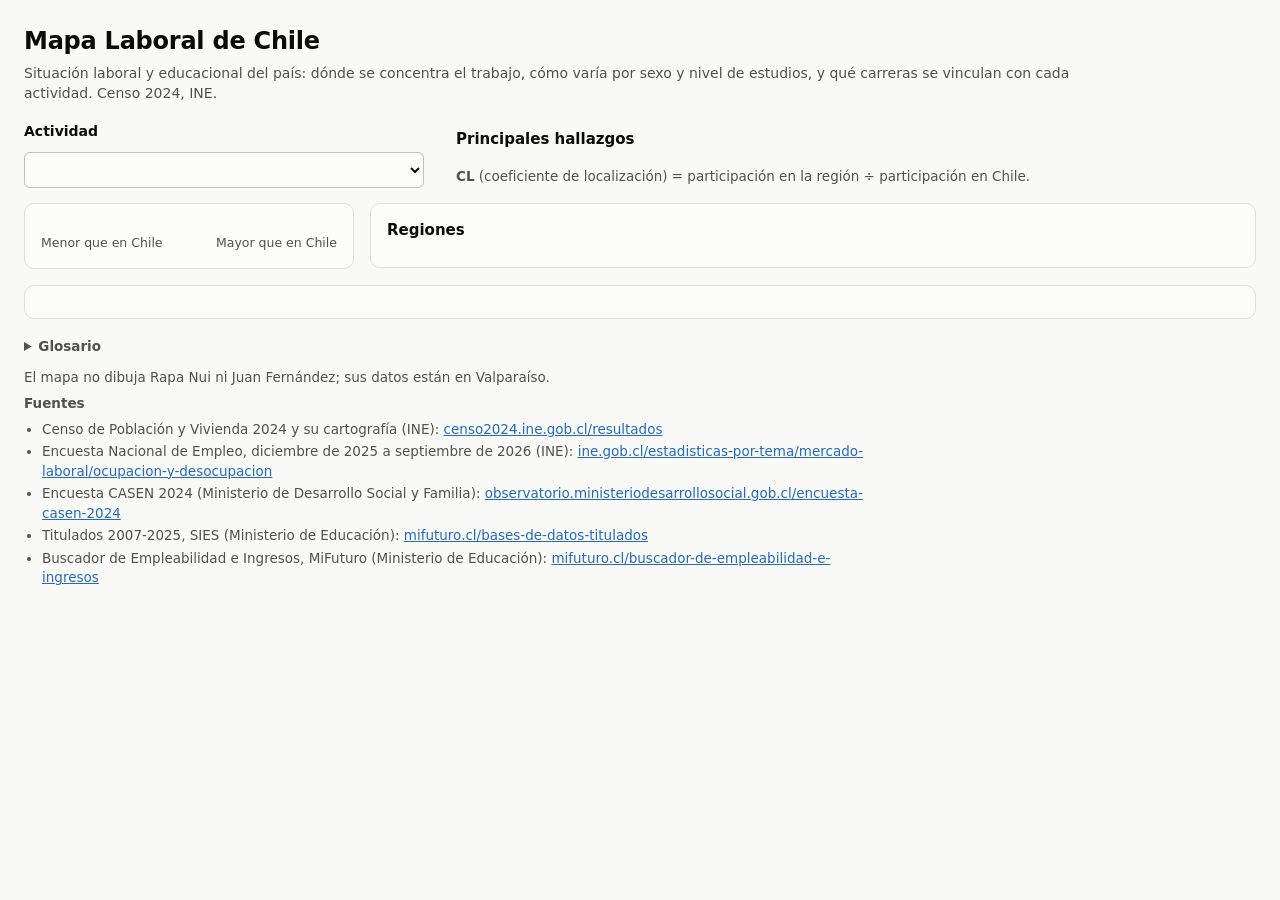
<file: src/Visualizacion/Mapa_Actividades/plantilla.html>
<!DOCTYPE html>
<!--
<src/Visualizacion/Mapa_Actividades/plantilla.html>
Plantilla del mapa. generar_mapa.py inserta los datos y escribe Salida/index.html.
-->
<html lang="es">
<head>
<meta charset="utf-8">
<meta name="viewport" content="width=device-width, initial-scale=1">
<title>Mapa Laboral de Chile</title>
<style>
.viz-root{color-scheme:light;--plano:#f9f9f7;--sup:#fcfcfb;--t1:#0b0b0b;--t2:#52514e;--linea:#e1e0d9;--eje:#c3c2b7;--acento:#256abf;--aviso-fondo:#fdf4e3;
--sd:#bdbbb3;--c0:#3987e5;--c1:#86b6ef;--c2:#cde2fb;--c3:#e2e0d8;--c4:#f7c6c1;--c5:#ee8a84;--c6:#c9302f;
--k0:#eda100;--k1:#6250d6;--k2:#1baf7a;--k3:#eb6834;--k4:#e87ba4;--k5:#008300;}
@media (prefers-color-scheme:dark){.viz-root{color-scheme:dark;--plano:#0d0d0d;--sup:#1a1a19;--t1:#f0efec;--t2:#c3c2b7;--linea:#2c2c2a;--eje:#383835;--acento:#6da7ec;--aviso-fondo:#2a2416;
--sd:#55534e;--c0:#5598e7;--c1:#256abf;--c2:#184f95;--c3:#383835;--c4:#7d2b2a;--c5:#b73a39;--c6:#ee8a84;
--k0:#c98500;--k1:#9085e9;--k2:#199e70;--k3:#d95926;--k4:#d55181;--k5:#008300;}}
*{box-sizing:border-box}
body{margin:0;background:var(--plano)}
.viz-root{font-family:system-ui,-apple-system,"Segoe UI",sans-serif;color:var(--t1);background:var(--plano);padding:24px;min-height:100vh;font-size:14px;line-height:1.45}
.envoltura{max-width:1240px;margin:0 auto}
h1{font-size:24px;margin:0 0 4px;font-weight:650;letter-spacing:-.01em}
.bajada{color:var(--t2);margin:0 0 18px;max-width:120ch}
.filtro{display:flex;gap:10px;align-items:center;flex-wrap:wrap;margin-bottom:6px}
label{font-weight:600}
select{font:inherit;padding:8px 10px;border:1px solid var(--eje);border-radius:6px;background:var(--sup);color:var(--t1);max-width:100%;min-width:min(520px,100%)}
.lectura{font-size:16px;margin:12px 0 16px;max-width:88ch}
.lectura strong{font-weight:650}
/* El mapa ocupa el alto de dos filas: a su derecha van las regiones en 2 filas de 8 y, debajo, el detalle con todo el ancho restante. */
.grilla{display:grid;grid-template-columns:330px minmax(0,1fr);gap:16px;align-items:start}
.tarjeta.mapa{grid-row:span 2}
.lista{display:grid;grid-template-columns:repeat(8,minmax(0,1fr));gap:6px}
.tarjeta{background:var(--sup);border:1px solid var(--linea);border-radius:10px;padding:16px}
h2{font-size:15px;margin:0 0 2px;font-weight:650}
h3{font-size:13px;margin:18px 0 6px;font-weight:650}
/* Las notas llevan advertencias que evitan malas lecturas: por eso no van en un gris tenue ni en letra mínima. */
.nota{color:var(--t2);font-size:13.5px}
svg{display:block;width:100%;height:auto}
.mapa svg{max-width:215px;margin:12px auto 0}
.region{stroke:var(--sup);stroke-width:.7;cursor:pointer;outline:none;transition:opacity .1s}
.region:hover{stroke:var(--t1);stroke-width:1.2}
.region:focus-visible{stroke:var(--acento);stroke-width:2}
.contorno{fill:none;stroke:var(--t1);stroke-width:1.8;pointer-events:none}
.leyenda{display:grid;grid-template-columns:repeat(7,1fr);gap:2px;margin-top:10px}
.leyenda i{display:block;height:10px;border-radius:2px}
.leyenda span{display:block;font-size:12px;line-height:1.2;color:var(--t2);text-align:center;margin-top:3px;font-variant-numeric:tabular-nums}
.ejes[hidden]{display:none}
.ejes{display:flex;justify-content:space-between;font-size:12.5px;color:var(--t2);margin-top:4px}
.lista button{all:unset;display:flex;flex-direction:column;gap:3px;min-width:0;padding:6px 5px;border:1px solid var(--linea);border-radius:6px;cursor:pointer;box-sizing:border-box;font-size:13.5px;overflow-wrap:break-word}
/* El color va en una franja y no junto al texto, porque en 8 columnas cada letra de ancho cuenta. */
.franja{display:block;height:4px;border-radius:2px;margin-bottom:2px}
.franja.suave{opacity:.45}
.lista button:hover{background:var(--linea)}
.lista button:focus-visible{outline:2px solid var(--acento)}
.lista button[aria-pressed=true]{background:var(--linea);font-weight:650}
.lista button.chile{grid-column:1/-1}
.barra{display:block;height:8px;position:relative;background:transparent;border-left:1px solid var(--eje)}
.barra i{display:block;height:100%;border-radius:0 3px 3px 0;min-width:2px}
.lista .v{font-variant-numeric:tabular-nums;font-weight:600}
/* En el resumen, el nombre de la actividad no cabe junto a la región: va debajo, con su color al lado. */
.lista small{display:flex;align-items:flex-start;gap:4px;font-size:12.5px;line-height:1.25;margin-top:2px;color:var(--t2);font-weight:400}
.muestra{display:inline-block;flex:none;width:12px;height:12px;margin-top:1px;border-radius:3px}
.muestra.suave{opacity:.45}
.leyenda-cat{display:grid;gap:4px;margin-top:10px;font-size:13px;color:var(--t2)}
.leyenda-cat div{display:flex;align-items:center;gap:6px}
.volver{display:inline-block;margin-bottom:10px;font-size:13.5px}
/* En pantallas angostas, la tabla de 6 columnas se desplaza por dentro para no ensanchar toda la página. */
.tabla-ancha{overflow-x:auto}
/* Actividades tiene 9 columnas: con menos relleno cabe en el panel junto al mapa, sin desplazarse. */
.tabla-compacta th,.tabla-compacta td{padding-left:3px;padding-right:3px;font-size:12.5px}
/* La línea separa bloques con su propio título; gris y no roja, porque el rojo se leería como alerta y la tabla ya usa ⚠. */
.tabla-compacta .bloque{text-align:center}
.tabla-compacta .ini{border-left:2px solid var(--t2);padding-left:6px}
/* Partes de un todo: la barra usa tonos propios para no confundirse con los colores de actividad ni con el rojo y azul del mapa. */
.barra-poblacion{display:flex;gap:2px;height:14px;margin:10px 0 4px}
.barra-poblacion i{display:block;min-width:2px;border-radius:2px}
.s-trabajan{background:var(--acento)}.s-buscan{background:var(--t1)}.s-no-buscan{background:var(--sd)}.s-sin-dato{background:var(--eje);box-shadow:inset 0 0 0 1px var(--sd)}
.celda-muestra{display:flex;align-items:center;gap:6px}
.total td{font-weight:650}
/* Lo que un lector debe llevarse en segundos va en cifras grandes; el resto queda en los paneles. */
.kpis{display:grid;grid-template-columns:repeat(auto-fit,minmax(150px,1fr));gap:12px;margin:0 0 8px}
.kpis[hidden]{display:none}
.kpis-t{margin:0 0 8px}
/* La cifra no se corta en dos líneas ("4 de cada / 10"): se achica con el ancho de la tarjeta. */
.kpi{border-left:3px solid var(--acento);padding:2px 0 2px 10px;container-type:inline-size}
.kpi b{display:block;font-size:min(26px,15cqi);line-height:1.15;font-weight:700;letter-spacing:-.01em;white-space:nowrap}
.kpi span{display:block}
.kpi-t{font-weight:600;margin:2px 0}
.kpi .nota{font-size:12.5px}
/* Las anotaciones usan el espacio vacío a los lados de Chile: por eso el SVG deja salir su contenido. */
/* Chile mide unas 5 veces su ancho. El alto mínimo deja el mapa en unos 150 px de ancho, para que se lea y se pueda pulsar; en
   ventanas bajas no cabe entero, así que el panel se fija recién cuando se ve su parte inferior y no deja el sur fuera de vista. */
.mapa svg{overflow:visible;width:auto;height:max(760px,calc(100vh - 220px));max-height:1050px;max-width:100%}
@media(min-width:1291px){.tarjeta.mapa{position:sticky;top:min(12px,calc(100vh - 1031px))}}
.leyenda-cat{display:grid;grid-template-columns:1fr 1fr;gap:2px 8px;font-size:12.5px}
.leyenda-cat>div:last-child{grid-column:1/-1}
.anotacion{pointer-events:none;fill:var(--t1)}
.anotacion .a-t{font-weight:700}
.anotacion .a-d{fill:var(--t2)}
.anotacion line{stroke:var(--t2)}
.def-cl{margin:0 0 16px}
/* Dos columnas para que el mapa suba sin quitar contenido. El selector queda siempre a la izquierda, para que no salte al
   cambiar de vista. */
@media(min-width:1000px){
 .cabecera{display:grid;grid-template-columns:400px minmax(0,1fr);grid-template-rows:auto 1fr;column-gap:32px;align-items:start}
 .cabecera .filtro{grid-column:1;grid-row:1/span 2;margin:0}
 .cabecera select{min-width:0;width:100%}
 .cabecera .lectura{grid-column:2;grid-row:1;margin:0 0 8px}
 .cabecera .cab-texto{grid-column:2;grid-row:2}
 .con-resumen .filtro{grid-row:1}
 .con-resumen .lectura{grid-column:1;grid-row:2;margin:12px 0 0;font-size:15px}
 .con-resumen .cab-texto{grid-row:1/span 2}
}
/* Compensa el mapa: la superficie no dice cuántas personas trabajan en cada región. */
/* Sin esta línea, el color se lee como "de esto vive la región": Valparaíso se ve como Artes, aunque Comercio tiene 12 veces sus ocupados. */
#lista .r-cl{font-weight:600;color:var(--t1)}
.datos{display:grid;grid-template-columns:repeat(auto-fit,minmax(130px,1fr));gap:12px;margin-top:10px}
.dato b{display:block;font-size:22px;font-weight:650;letter-spacing:-.01em}
.dato span{color:var(--t2);font-size:13.5px}
.aviso{background:var(--aviso-fondo);border-radius:6px;padding:8px 10px;margin-top:10px;font-size:13.5px;color:var(--t1)}
.aviso::before{content:"⚠ ";color:var(--t1)}
.separador{border:0;border-top:1px solid var(--linea);margin:16px 0}
table{width:100%;border-collapse:collapse;font-size:13px}
th{text-align:left;font-weight:600;color:var(--t2);font-size:13px;padding:4px 6px;border-bottom:1px solid var(--eje)}
/* Todo centrado, por preferencia del autor; la primera columna sigue a la izquierda, alineada con los nombres de sus filas. */
thead th,thead th.n,tbody td,tbody td.n{text-align:center}
thead tr:first-child th:first-child,tbody td:first-child{text-align:left}
td{padding:5px 6px;border-bottom:1px solid var(--linea);vertical-align:top}
td.n,th.n{text-align:right;font-variant-numeric:tabular-nums}
/* Solo las cifras no se cortan: los encabezados en lenguaje simple son largos y deben poder pasar a dos líneas. */
td.n{white-space:nowrap}
/* Fila que abre cada nivel en Carreras afines: separa los grupos sin crear otra tabla, para que las columnas sigan alineadas. */
tbody tr.grupo td{padding-top:12px;font-weight:600;border-bottom:1px solid var(--eje)}
tbody tr.grupo td .nota{font-weight:400}
.enlace{all:unset;color:var(--acento);cursor:pointer;text-decoration:underline;text-decoration-color:transparent;text-underline-offset:2px}
.enlace:hover,.enlace:focus-visible{text-decoration-color:currentColor}
.etiqueta{display:inline-block;font-size:12px;color:var(--t2);border:1px solid var(--eje);border-radius:4px;padding:0 4px;margin-left:4px;white-space:nowrap}
.fichero{margin-top:12px;border:1px solid var(--eje);border-radius:8px;padding:12px}
.cerrar{all:unset;float:right;cursor:pointer;color:var(--t2);padding:0 4px}
.cerrar:focus-visible{outline:2px solid var(--acento)}
#tip{position:fixed;pointer-events:none;background:var(--t1);color:var(--sup);padding:6px 9px;border-radius:6px;font-size:12.5px;display:none;z-index:9;max-width:240px}
details{margin-top:8px}summary{cursor:pointer;color:var(--t2);font-size:13.5px}
footer{color:var(--t2);font-size:13.5px;margin-top:18px;max-width:100ch}
footer p{margin:6px 0}
footer ul{margin:4px 0;padding-left:18px}
footer li{margin:3px 0}
/* El glosario es material de consulta: va plegado para no alargar la página. */
.glosario summary{cursor:pointer;margin:6px 0}
footer a{color:var(--acento);overflow-wrap:anywhere}
@media(max-width:1290px){.lista{grid-template-columns:repeat(4,minmax(0,1fr))}}
@media(max-width:1290px){.detalle{grid-column:1/-1}.tarjeta.mapa{grid-row:auto}}
@media(max-width:900px){.grilla{grid-template-columns:minmax(0,1fr)}}
@media(max-width:640px){table{display:block;overflow-x:auto}.viz-root{padding:14px}.grilla{grid-template-columns:minmax(0,1fr)}.mapa svg{max-width:200px}.lista{grid-template-columns:repeat(2,minmax(0,1fr))}}
</style>
</head>
<body>
<div class="viz-root"><div class="envoltura">
<h1>Mapa Laboral de Chile</h1>
<p class="bajada">Situación laboral y educacional del país: dónde se concentra el trabajo, cómo varía por sexo y nivel de estudios, y qué carreras se vinculan con cada actividad. Censo 2024, INE.</p>
<div class="cabecera" id="cabecera">
<div class="filtro"><label for="actividad">Actividad</label><select id="actividad"></select></div>
<p class="lectura" id="lectura" aria-live="polite"></p>
<div class="cab-texto"><h2 class="kpis-t" id="kpis-t">Principales hallazgos</h2><div class="kpis" id="principal"></div>
<p class="nota def-cl"><strong>CL</strong> (coeficiente de localización) = participación en la región ÷ participación en Chile.</p></div>
</div>
<div class="grilla">
<section class="tarjeta mapa"><h2 id="t-mapa"></h2><div class="nota" id="n-mapa"></div>
<div class="leyenda" id="leyenda"></div><div class="ejes" id="ejes"><span>Menor que en Chile</span><span>Mayor que en Chile</span></div><div id="mapa"></div></section>
<section class="tarjeta"><h2>Regiones</h2><div class="nota" id="n-lista"></div><div class="lista" id="lista" style="margin-top:10px"></div></section>
<section class="tarjeta detalle" id="detalle"></section>
</div>
<footer>
<details class="glosario"><summary><strong>Glosario</strong></summary>
<p><strong>Situación laboral</strong></p>
<ul>
<li><strong>Ocupados:</strong> Personas de 15 años o más que en la semana de referencia dedicaron al menos una hora a producir bienes o servicios por un pago o beneficio. Incluye a quienes tenían empleo, pero estaban de vacaciones o con licencia.</li>
<li><strong>Desocupados:</strong> Personas de 15 años o más sin ocupación, y disponibles para trabajar o en busca de trabajo.</li>
<li><strong>Fuera de la fuerza de trabajo:</strong> Ni ocupados ni desocupados; incluye, por ejemplo, a personas jubiladas o dedicadas a los quehaceres del hogar.</li>
<li><strong>Sin dato:</strong> Personas de 15 años o más que no respondieron las preguntas sobre situación laboral.</li>
<li><strong>Tasa de ocupación:</strong> Ocupados ÷ población de 15 años o más, incluidas las personas sin dato.</li>
<li><strong>Tasa de desocupación:</strong> Desocupados ÷ (ocupados + desocupados).</li>
<li><strong>Tasa de participación:</strong> (Ocupados + desocupados) ÷ población de 15 años o más, incluidas las personas sin dato. No confundir con participación.</li>
</ul>
<p><strong>Actividad y región</strong></p>
<ul>
<li><strong>Residencia y lugar de trabajo:</strong> Los ocupados se cuentan donde viven (tasas y situación laboral) o donde trabajan (participación y CL). Por eso los totales de una región difieren.</li>
<li><strong>Participación:</strong> % de los ocupados de la región o de Chile, por lugar de trabajo y con actividad informada, que está en la actividad. Se muestra como ocupados (participación). No confundir con la tasa de participación.</li>
<li><strong>Coeficiente de localización (CL):</strong> Participación en la región ÷ participación en Chile. 1 es igual que Chile; sobre 1, mayor. No indica que haya más ocupados.</li>
<li><strong>Especialización:</strong> Actividad con mayor CL en una región. No es la actividad con más ocupados.</li>
</ul>
<p><strong>Estudios y carreras</strong></p>
<ul>
<li><strong>Profesional:</strong> Título profesional o grado completado, magíster o doctorado.</li>
<li><strong>Técnico:</strong> Título técnico de nivel superior completado.</li>
<li><strong>Sin título superior:</strong> Resto de las personas con nivel informado, incluidas quienes no completaron estudios superiores.</li>
<li><strong>Títulos:</strong> Títulos técnicos de nivel superior y profesionales, sin postítulos ni posgrados: el total 2007-2025 y los de 2025. Son titulaciones, no personas ocupadas.</li>
<li><strong>Carrera afín:</strong> Carrera con al menos 10% de sus ocupados en la actividad, al menos el doble de lo normal entre titulados y un dato fiable. Dato nacional, de la encuesta CASEN.</li>
<li><strong>Posible vínculo:</strong> Cumple los dos primeros umbrales de carrera afín, pero con muestra insuficiente y al menos 10 casos. No es un dato firme.</li>
<li><strong>Empleabilidad al 1er año:</strong> % de titulados con ingresos iguales o superiores al sueldo mínimo.</li>
<li><strong>Ingreso medio:</strong> Ingreso bruto mensual medio al 1er y al 5° año, en pesos de septiembre de 2025. Son generaciones distintas, no una evolución.</li>
</ul>
<p><strong>Otros</strong></p>
<ul>
<li><strong>Hombres y mujeres:</strong> Variable sexo del Censo, que solo registra esas dos categorías. En Actividades, el % es sobre los ocupados de cada actividad. La identidad de género se mide aparte y está suprimida para ${num(POB.genero_ocupados.suprimido)} ocupados, por lo que no se abre por actividad.</li>
<li><strong>Poco fiable:</strong> Dato de encuesta con coeficiente de variación entre 15 y 30: se muestra, pero debe leerse con cautela.</li>
</ul>
</details>
<p>El mapa no dibuja Rapa Nui ni Juan Fernández; sus datos están en Valparaíso.</p>
<p><strong>Fuentes</strong></p>
<ul>
<li>Censo de Población y Vivienda 2024 y su cartografía (INE): <a href="https://censo2024.ine.gob.cl/resultados/" target="_blank" rel="noopener">censo2024.ine.gob.cl/resultados</a></li>
<li>Encuesta Nacional de Empleo, diciembre de 2025 a septiembre de 2026 (INE): <a href="https://www.ine.gob.cl/estadisticas-por-tema/mercado-laboral/ocupacion-y-desocupacion" target="_blank" rel="noopener">ine.gob.cl/estadisticas-por-tema/mercado-laboral/ocupacion-y-desocupacion</a></li>
<li>Encuesta CASEN 2024 (Ministerio de Desarrollo Social y Familia): <a href="https://observatorio.ministeriodesarrollosocial.gob.cl/encuesta-casen-2024" target="_blank" rel="noopener">observatorio.ministeriodesarrollosocial.gob.cl/encuesta-casen-2024</a></li>
<li>Titulados 2007-2025, SIES (Ministerio de Educación): <a href="https://www.mifuturo.cl/bases-de-datos-titulados/" target="_blank" rel="noopener">mifuturo.cl/bases-de-datos-titulados</a></li>
<li>Buscador de Empleabilidad e Ingresos, MiFuturo (Ministerio de Educación): <a href="https://www.mifuturo.cl/buscador-de-empleabilidad-e-ingresos/" target="_blank" rel="noopener">mifuturo.cl/buscador-de-empleabilidad-e-ingresos</a></li>
</ul>
</footer>
</div>
<div id="tip" role="status"></div>
</div>
<script>
const DATOS=__DATOS__;const GEO=__GEO__;
const NIVELES=[["Profesional","Profesional"],["Tecnico","Técnico"],["Sin_titulo","Sin título superior"]];
const LECT={concentra:"sobre Chile (CL de 1,2 o más)",similar:"similar a Chile (CL entre 0,8 y 1,2)",bajo_lo_nacional:"bajo Chile (CL de 0,8 o menos)",base_pequena:"base pequeña (menos de 60 ocupados)",sin_muestra:"sin muestra suficiente"};
const num=(x,d=0)=>x==null?"sin dato":Number(x).toLocaleString("es-CL",{minimumFractionDigits:d,maximumFractionDigits:d});
const pesos=x=>x==null?"Sin dato":"$"+num(x);
const esc=s=>String(s).replace(/[&<>"]/g,c=>({"&":"&amp;","<":"&lt;",">":"&gt;",'"':"&quot;"}[c]));
const relleno=d=>d.clase==null?"var(--sd)":`var(--c${d.clase})`;
const ordenar=(a,b)=>(b.peso??-1)-(a.peso??-1);
const nom=c=>DATOS.fichas[c]?.nombre??c;
const CHILE=0;
const RES=DATOS.resumen,POB=DATOS.poblacion,EST=DATOS.estudios,EDU=EST.educacion;
const porCiiu=c=>DATOS.actividades.find(a=>a.ciiu===c);
const nomReg=r=>esc(DATOS.regiones[r]);
// Bajo 10 lleva dos decimales: en actividades pequeñas, con uno solo no se ve la diferencia entre la región y Chile.
const part=p=>num(p,p!=null&&p<10?2:1)+"%";
// Formato único: ocupados por lugar de trabajo y, entre paréntesis, su participación.
const vp=(v,p)=>`${num(v)} (${part(p)})`;
const BASE=DATOS.base_ocupados;
const lista=x=>x.length<2?x.join(""):x.slice(0,-1).join(", ")+" y "+x[x.length-1];
let act=null,reg=null,ficha=null; // act null es el resumen de todas las actividades; reg null es la vista de Chile.
const sel=document.getElementById("actividad");
// Nombres cortos, como en las tablas: con el nombre oficial, 8 de 20 opciones empezaban con "Actividades".
[...DATOS.actividades].sort((a,b)=>a.corto.localeCompare(b.corto,"es")).forEach(a=>{const o=document.createElement("option");o.value=a.ciiu;o.textContent=a.corto;o.title=a.glosa;sel.append(o)});
{const o=document.createElement("option");o.value="";o.textContent="Todas las actividades";sel.prepend(o)}
sel.value="";
function mostrarDetalle(){const e=document.getElementById("detalle"),t=e.getBoundingClientRect().top;
 if(t<0||t>innerHeight-120)e.scrollIntoView({behavior:matchMedia("(prefers-reduced-motion: reduce)").matches?"auto":"smooth",block:"start"})}
sel.onchange=()=>{act=sel.value?porCiiu(sel.value):null;if(!act)reg=null;ficha=null;pintar();if(act)mostrarDetalle()};
const tip=document.getElementById("tip");
const svg=`<svg viewBox="-4 -4 ${GEO.ancho+8} ${GEO.alto+8}" role="group" aria-label="Mapa de Chile por región">`+DATOS.orden.map(r=>`<path class="region" data-r="${r}" d="${GEO.trazados[r]}" tabindex="0" role="button" fill-rule="evenodd"></path>`).join("")+'<path class="contorno" id="contorno" aria-hidden="true"></path><g id="anotaciones" aria-hidden="true"></g></svg>';
document.getElementById("mapa").innerHTML=svg;
document.querySelectorAll(".region").forEach(p=>{const r=Number(p.dataset.r);
 p.onclick=()=>{if(!act){act=porCiiu(RES.regiones[r].ciiu);sel.value=act.ciiu}reg=r;ficha=null;pintar();mostrarDetalle()};p.onkeydown=e=>{if(e.key==="Enter"||e.key===" "){e.preventDefault();p.onclick()}};
 p.onmousemove=e=>{if(act){const d=act.regiones[r];tip.innerHTML=`<strong>${nomReg(r)}</strong><br>${vp(d.ocupados,d.pct)} · Chile ${vp(act.nacional.ocupados,act.pct_nacional)}<br>CL ${d.peso_txt}`}else{const d=RES.regiones[r],a=porCiiu(d.ciiu);tip.innerHTML=`<strong>${nomReg(r)}</strong><br>Mayor CL: ${esc(a.corto)} (${d.txt})<br>Más ocupados: ${esc(porCiiu(d.mas_personas).corto)}`}tip.style.display="block";tip.style.left=Math.min(e.clientX+14,innerWidth-250)+"px";tip.style.top=e.clientY+14+"px"};
 p.onmouseleave=()=>{tip.style.display="none"}});
// Punto del borde de una región a una altura dada, para que la línea toque el territorio y no su recuadro.
function bordeRegion(p,y,lado){
 const c=p.getBBox(),q=p.ownerSVGElement.createSVGPoint();q.y=y;
 const paso=lado==="izq"?1:-1;
 for(let x=lado==="izq"?c.x:c.x+c.width;x>=c.x&&x<=c.x+c.width;x+=paso){q.x=x;if(p.isPointInFill(q))return x}
 return lado==="izq"?c.x:c.x+c.width}
let NOTAS_MAPA=[];
// El mapa cambia de tamaño con la ventana: se escala en unidades del SVG para que la letra siempre mida lo mismo en pantalla.
function anotarMapa(notas){
 const g=document.getElementById("anotaciones"),svgMapa=g.ownerSVGElement,k=svgMapa.viewBox.baseVal.width/svgMapa.getBoundingClientRect().width,linea=14*k;
 g.innerHTML=notas.map(([r,lado,t,d,v])=>{
  const p=document.querySelector(`.region[data-r="${r}"]`),c=p.getBBox(),y=c.y+c.height/2,b=bordeRegion(p,y,lado),s=lado==="izq"?-1:1,x=b+s*16*k,anc=lado==="izq"?"end":"start",tx=x+s*4*k;
  return `<g class="anotacion"><line x1="${b}" y1="${y}" x2="${x}" y2="${y}" stroke-width="${k}"></line><text x="${tx}" y="${y-linea+4*k}" text-anchor="${anc}" font-size="${12*k}"><tspan class="a-t">${t}</tspan><tspan x="${tx}" dy="${linea}">${esc(d)}</tspan><tspan class="a-d" x="${tx}" dy="${linea}">CL hasta ${v}</tspan></text></g>`}).join("")}
function pintarResumen(){
 const colores=Object.entries(RES.colores),ch=POB.chile;
 document.getElementById("t-mapa").textContent="13 de 16 regiones se especializan en minería, agricultura o administración pública";
 document.getElementById("n-mapa").textContent="Actividad con mayor CL, según región de trabajo. No es la actividad con más ocupados.";
 document.getElementById("leyenda").className="leyenda-cat";
 document.getElementById("leyenda").innerHTML=colores.map(([c,i])=>`<div><i class="muestra" style="background:var(--k${i})"></i>${esc(porCiiu(c).corto)}</div>`).join("")+`<div>Color suave: CL menor a ${RES.corte_suave}</div>`;
 document.getElementById("ejes").hidden=true;
 document.querySelectorAll(".region").forEach(p=>{const r=Number(p.dataset.r),d=RES.regiones[r],a=porCiiu(d.ciiu);p.style.fill=`var(--k${RES.colores[d.ciiu]})`;p.style.opacity=d.suave?.45:1;p.setAttribute("aria-label",`${DATOS.regiones[r]}: mayor CL en ${a.corto}, ${d.txt}`);p.setAttribute("aria-pressed",false)});
 document.getElementById("contorno").setAttribute("d","");
 document.getElementById("lectura").innerHTML=`<strong>${num(POB.poblacion_total)}</strong> habitantes · ${num(ch.total)} de 15 años o más · Tasa de ocupación <strong>${num(ch.pct_trabajan,1)}%</strong>`;
 document.getElementById("n-lista").textContent="Primero, la actividad con mayor CL; debajo, la que tiene más ocupados. Elige una región para ver sus valores.";
 const orden=Object.entries(RES.regiones).map(([r,d])=>[Number(r),d]).sort((a,b)=>b[1].peso-a[1].peso);
 const rm=POB.regiones[13],sx=POB.sexo,cl=r=>RES.regiones[r].txt;
 const principal=document.getElementById("principal");principal.hidden=false;document.getElementById("kpis-t").hidden=false;document.getElementById("cabecera").classList.add("con-resumen");
 const ed=extremosDesoc();
 const porTitulo=[...DATOS.actividades].sort((a,b)=>conTitulo(a.niveles)-conTitulo(b.niveles)),tMin=porTitulo[0],tMax=porTitulo[porTitulo.length-1];
 const todas=Object.entries(RES.regiones),patron=todas.filter(([,d])=>["B","A","O"].includes(d.ciiu)),brecha=sx.hombres.tasa_participacion-sx.mujeres.tasa_participacion;
 principal.innerHTML=[[`${num(rm.pct_lugar_trabajo,1)}%`,"de los ocupados está en la Metropolitana",`${num(rm.lugar_trabajo)} de ${num(ch.lugar_trabajo)}, según lugar de trabajo. Tiene más ocupados en ${RES.n_metropolitana} de ${DATOS.actividades.length} actividades.`],
  [`${patron.length} de ${todas.length}`,"regiones se especializan en minería, agricultura o administración pública","Según su mayor CL. Metropolitana, Valparaíso y Biobío se distinguen por otras actividades."],
  [deCada10(EST.pct_con_titulo),"ocupados tiene título técnico o profesional",`${num(EST.pct_con_titulo,1)}%. Por actividad, de ${deCada10(conTitulo(tMin.niveles))} en ${esc(tMin.corto)} (${num(conTitulo(tMin.niveles),1)}%) a ${deCada10(conTitulo(tMax.niveles))} en ${esc(tMax.corto)} (${num(conTitulo(tMax.niveles),1)}%), según lugar de trabajo.`],
  [`${ed.menor} de ${ed.n}`,"regiones tienen menor desocupación con título técnico o profesional",`Con y sin título, ${ed.rango}. No indica causa: la edad también influye.`],
  [`${num(brecha,1)} puntos`,"de brecha en la tasa de participación",`${num(sx.hombres.tasa_participacion,1)}% en hombres y ${num(sx.mujeres.tasa_participacion,1)}% en mujeres; el Censo no indica su causa. Con título: ${num(EST.sexo.mujeres,1)}% de las mujeres ocupadas y ${num(EST.sexo.hombres,1)}% de los hombres.`]]
  .map(([v,t,d])=>`<div class="kpi"><b>${v}</b><span class="kpi-t">${t}</span><span class="nota">${d}</span></div>`).join("");
 anotarMapa(NOTAS_MAPA=[[2,"izq","Norte","Minería",cl(2)],[7,"der","Centro-sur","Agricultura y pesca",cl(7)],[11,"der","Extremos","Administración pública",cl(11)]]);
 document.getElementById("lista").innerHTML=orden.map(([r,d])=>{const a=porCiiu(d.ciiu),v=a.regiones[r],ap=porCiiu(d.mas_personas),vm=ap.regiones[r];const valores=`Mayor CL: ${a.corto}, ${vp(v.ocupados,v.pct)}. Más ocupados: ${ap.corto}, ${vp(vm.ocupados,vm.pct)}. Total región: ${num(POB.regiones[r].lugar_trabajo)} (${num(POB.regiones[r].pct_lugar_trabajo,1)}%).`;return `<button data-r="${r}" class="fila-resumen" aria-pressed="false" title="${esc(valores)}" aria-label="${esc(nomReg(r)+". "+valores+" CL "+d.txt)}"><i class="franja${d.suave?" suave":""}" style="background:var(--k${RES.colores[d.ciiu]})"></i><span>${nomReg(r)}<small class="r-cl">${esc(a.corto)}</small><small>Más ocupados: ${esc(ap.corto)}</small></span><span class="v">CL ${d.txt}</span></button>`}).join("");
 document.querySelectorAll("#lista button").forEach(b=>b.onclick=()=>{const r=Number(b.dataset.r);act=porCiiu(RES.regiones[r].ciiu);sel.value=act.ciiu;reg=r;ficha=null;pintar();mostrarDetalle()});
 detalle();
}
// % con título técnico o profesional, desde las personas y no desde los porcentajes ya redondeados.
const conTitulo=filas=>100*(filas[0][0]+filas[1][0])/(filas[0][0]+filas[1][0]+filas[2][0]);
// Relación entre las dos realidades, región por región: se escribe desde los datos para no afirmar más de lo que muestran.
function extremosDesoc(){const d=Object.entries(EST.desocupacion_titulo),menor=d.filter(([,v])=>v[0]<v[1]).length;
 const [a,va]=d.reduce((m,x)=>x[1][0]<m[1][0]?x:m),[b,vb]=d.reduce((m,x)=>x[1][0]>m[1][0]?x:m);
 return {menor,n:d.length,rango:`de ${num(va[0],1)}% frente a ${num(va[1],1)}% en ${nomReg(Number(a))} a ${num(vb[0],1)}% frente a ${num(vb[1],1)}% en ${nomReg(Number(b))}`}}
function desocTitulo(){const e=extremosDesoc();
 return `${e.menor===e.n?`En las ${e.n} regiones`:`En ${e.menor} de ${e.n} regiones`}, la tasa de desocupación es menor con título técnico o profesional que sin título superior: va ${e.rango}.`}
// "4 de cada 10" se entiende más rápido que un porcentaje; la cifra exacta queda al lado.
const deCada10=p=>`${Math.round(p/10)} de cada 10`;
function vistaResumen(){
 const orden=[...DATOS.actividades].sort((a,b)=>b.nacional.ocupados-a.nacional.ocupados);
 const ch=POB.chile,sH=POB.sexo.hombres,sM=POB.sexo.mujeres;
 const sinRegion=DATOS.actividades.filter(a=>a.pct_sin_region>=10).sort((a,b)=>b.pct_sin_region-a.pct_sin_region);
 const totalNiveles=NIVELES.map((_,i)=>[DATOS.actividades.reduce((t,a)=>t+a.niveles[i][0],0)]);
 const conMasCarreras=[...DATOS.actividades].sort((a,b)=>b.afines.length-a.afines.length).slice(0,3);
 return `<h2>Chile · Todas las actividades</h2><div class="nota">Censo 2024.</div>
 <details><summary>Población y fuerza de trabajo</summary>
 <div class="barra-poblacion" role="img" aria-label="${num(ch.pct_trabajan,1)}% ocupados, ${num(ch.pct_buscan,1)}% desocupados, ${num(ch.pct_no_buscan,1)}% fuera de la fuerza de trabajo, ${num(ch.pct_sin_dato,1)}% sin dato">${[["s-trabajan",ch.trabajan],["s-buscan",ch.buscan],["s-no-buscan",ch.no_buscan],["s-sin-dato",ch.sin_dato]].map(([k,v])=>`<i class="${k}" style="flex:${v} 0 0"></i>`).join("")}</div>
 <div class="nota">Entre paréntesis, % de la población de 15 años o más de cada columna.</div>
 <div class="tabla-ancha"><table><thead><tr><th>Grupo</th><th class="n">Total</th><th class="n">Hombres</th><th class="n">Mujeres</th></tr></thead><tbody>
 <tr class="total"><td>Población total</td><td class="n">${num(POB.poblacion_total)}</td><td class="n">${num(sH.poblacion_total)}</td><td class="n">${num(sM.poblacion_total)}</td></tr>
 <tr><td>Menores de 15 años</td><td class="n">${num(POB.menores_15)}</td><td class="n">${num(sH.menores_15)}</td><td class="n">${num(sM.menores_15)}</td></tr>
 <tr class="total"><td>Población de 15 años o más</td><td class="n">${num(ch.total)}</td><td class="n">${num(sH.total)}</td><td class="n">${num(sM.total)}</td></tr>
 ${filasSituacion(ch,sH,sM,true)}
 </tbody></table></div>
 <div class="aviso">Estar fuera de la fuerza de trabajo no equivale a desempleo. El Censo registra la actividad solo de los ocupados.</div></details>
 <hr class="separador"><h2>Actividades</h2><div class="nota">Ocupados (participación), según lugar de trabajo. Suman ${num(RES.total)} de ${num(ch.trabajan)}: se excluyen ${num(ch.trabajan-RES.total)} sin región de trabajo o actividad, o en organismos internacionales. Hombres y mujeres: % sobre los ocupados de la actividad. Con título: % de sus ocupados con nivel informado; en todas las actividades, ${num(conTitulo(totalNiveles),1)}% (el ${num(EST.pct_con_titulo,1)}% de los hallazgos cuenta por residencia).</div>
 <div class="tabla-ancha"><table class="tabla-compacta" style="margin-top:8px"><thead><tr><th rowspan="2">Actividad</th><th colspan="3" class="bloque ini">Chile</th><th rowspan="2" class="n bloque ini">Con título técnico o profesional</th><th colspan="3" class="bloque ini">Región con mayor CL</th></tr><tr><th class="n ini">Ocupados</th><th class="n">Hombres</th><th class="n">Mujeres</th><th class="ini">Región</th><th class="n">Ocupados</th><th class="n">CL</th></tr></thead><tbody>`+orden.map(a=>{const n=a.nacional,v=a.regiones[n.mas_peso.r];return `<tr><td><button class="enlace" data-a="${a.ciiu}">${esc(a.corto)}</button>${a.alerta_fuente?' <span title="Censo y ENE difieren en el tamaño de esta actividad">⚠</span>':""}</td><td class="n ini">${vp(n.ocupados,a.pct_nacional)}</td><td class="n">${num(a.sexo.h)} (${num(a.sexo.pct_h,1)}%)</td><td class="n">${num(a.sexo.m)} (${num(a.sexo.pct_m,1)}%)</td><td class="n ini">${num(conTitulo(a.niveles),1)}%</td><td class="ini">${nomReg(n.mas_peso.r)}</td><td class="n">${vp(v.ocupados,v.pct)}</td><td class="n">${n.mas_peso.txt}</td></tr>`}).join("")+`</tbody></table></div>
 <p class="nota" style="margin:8px 0 0">⚠ Censo y ENE difieren en el tamaño de esta actividad.</p>
 <p class="nota" style="margin:4px 0 0">Subestimadas por ocupados sin región de trabajo (${num(sinRegion[sinRegion.length-1].pct_sin_region,1)}% a ${num(sinRegion[0].pct_sin_region,1)}%): ${lista(sinRegion.map(a=>esc(a.corto)))}.</p>
 <hr class="separador"><h2>Situación laboral por región</h2><div class="nota">Población de 15 años o más, según región de residencia. Entre paréntesis, % de esa población. Ocupados (lugar de trabajo) cuenta a quienes trabajan en la región, vivan o no en ella. En Chile suma menos que por residencia porque ${num(100*(ch.trabajan-ch.lugar_trabajo)/ch.trabajan,1)}% de los ocupados no tiene región de trabajo.</div>
 <div class="tabla-ancha"><table style="margin-top:8px"><thead><tr><th>Región</th><th class="n">15 años o más</th><th class="n">Ocupados (residencia)</th><th class="n">Ocupados (lugar de trabajo)</th><th class="n">Desocupados</th><th class="n">Fuera de la fuerza de trabajo</th><th class="n">Tasa de desocupación</th><th class="n">Tasa de participación</th></tr></thead><tbody>`+[["Chile",ch,"total"],...DATOS.orden.map(r=>[DATOS.regiones[r],POB.regiones[r],""])].map(([t,d,k])=>`<tr class="${k}"><td>${esc(t)}</td><td class="n">${num(d.total)}</td><td class="n">${num(d.trabajan)} (${num(d.pct_trabajan,1)}%)</td><td class="n">${num(d.lugar_trabajo)}</td><td class="n">${num(d.buscan)} (${num(d.pct_buscan,1)}%)</td><td class="n">${num(d.no_buscan)} (${num(d.pct_no_buscan,1)}%)</td><td class="n">${num(d.tasa_desocupacion,1)}%</td><td class="n">${num(d.tasa_participacion,1)}%</td></tr>`).join("")+`</tbody></table></div>
 <div class="aviso">La tasa depende de la edad de la población de cada región: por sí sola no basta para comparar el empleo.</div>
 <hr class="separador"><h2>Situación educacional por región</h2><div class="nota">Población de 15 años o más, según región de residencia y con nivel de estudios informado (se excluyen ${num(ch.total-EDU.chile.reduce((t,v)=>t+v,0))} sin nivel informado). Entre paréntesis, % de esa población.</div>
 <div class="tabla-ancha"><table style="margin-top:8px"><thead><tr><th>Región</th><th class="n">15 años o más</th>${NIVELES.map(([,t])=>`<th class="n">${t}</th>`).join("")}<th class="n">Con título técnico o profesional</th></tr></thead><tbody>`+[["Chile",EDU.chile,"total"],...DATOS.orden.map(r=>[DATOS.regiones[r],EDU[r],""])].map(([t,v,k])=>{const tot=v[0]+v[1]+v[2];return `<tr class="${k}"><td>${esc(t)}</td><td class="n">${num(tot)}</td>${v.map(x=>`<td class="n">${num(x)} (${num(100*x/tot,1)}%)</td>`).join("")}<td class="n">${num(100*(v[0]+v[1])/tot,1)}%</td></tr>`}).join("")+`</tbody></table></div>
 <div class="aviso">Incluye a jóvenes que aún estudian: el % con título depende de la edad de la población de cada región.</div>
 <hr class="separador"><h2>Estudios y trabajo</h2><div class="nota">Chile, Censo 2024. Según residencia, con nivel de estudios informado: ${num(EST.total)} ocupados.</div>
 <div class="tabla-ancha"><table style="margin-top:8px"><thead><tr><th>Nivel</th><th class="n">Ocupados</th><th class="n">Tasa de desocupación</th><th class="n">Tasa de participación</th></tr></thead><tbody>${NIVELES.map(([k,t])=>{const x=EST.niveles[k];return `<tr><td>${t}</td><td class="n">${num(x.ocupados)} (${num(x.pct,1)}%)</td><td class="n">${num(x.tasa_desocupacion,1)}%</td><td class="n">${num(x.tasa_participacion,1)}%</td></tr>`}).join("")}</tbody></table></div>
 <p style="margin:8px 0 0">Tienen título técnico o profesional ${num(EST.pct_con_titulo,1)}% de los ocupados: ${num(EST.sexo.mujeres,1)}% de las mujeres y ${num(EST.sexo.hombres,1)}% de los hombres.</p>
 <p style="margin:8px 0 0">${desocTitulo()}</p>
 <p class="nota" style="margin:6px 0 0">Estas diferencias no indican causa: la edad de cada grupo, por ejemplo, también influye.</p>
 <p style="margin:8px 0 0"><strong>Carreras afines:</strong> elige una actividad para ver sus carreras, con títulos, empleabilidad e ingresos. Con más carreras afines: ${conMasCarreras.map(a=>`<button class="enlace" data-a="${a.ciiu}">${esc(a.corto)}</button> (${a.afines.length})`).join(" &nbsp;·&nbsp; ")}.</p>`}
function pintar(){
 if(!act){pintarResumen();return}
 document.getElementById("t-mapa").textContent="CL por región";
 document.getElementById("n-mapa").textContent="Según región de trabajo.";
 document.getElementById("leyenda").className="leyenda";
 document.getElementById("leyenda").innerHTML=DATOS.tramos.map((r,i)=>`<div><i style="background:var(--c${i})"></i><span>${r}</span></div>`).join("");
 document.getElementById("ejes").hidden=false;
 document.getElementById("n-lista").textContent="Ordenadas por CL. Ocupados (participación), según lugar de trabajo.";
 document.querySelectorAll(".region").forEach(p=>{const r=Number(p.dataset.r),d=act.regiones[r];p.style.fill=relleno(d);p.style.opacity=1;p.setAttribute("aria-label",`${DATOS.regiones[r]}: CL ${d.peso_txt}, ${LECT[d.lectura]}`);p.setAttribute("aria-pressed",r===reg)});
 // Se dibuja aparte: mover la región elegida al frente le quitaría el foco a quien navega con teclado.
 document.getElementById("contorno").setAttribute("d",reg==null?"":GEO.trazados[reg]);
 const foco=document.activeElement?.closest?.("#lista button")?.dataset.r;
 const orden=Object.entries(act.regiones).map(([r,d])=>[Number(r),d]).sort((a,b)=>ordenar(a[1],b[1]));
 document.getElementById("anotaciones").innerHTML="";document.getElementById("principal").hidden=true;document.getElementById("kpis-t").hidden=true;document.getElementById("cabecera").classList.remove("con-resumen");
 const max=orden[0][1].peso??1,mejor=orden[0],conc=orden.filter(([,d])=>d.lectura==="concentra"),mp=act.nacional.mas_personas;
 document.getElementById("lectura").innerHTML=`<strong>${esc(act.glosa)}:</strong> mayor CL en <strong>${nomReg(mejor[0])}</strong>, donde su participación es ${mejor[1].peso_txt} veces la de Chile, y más ocupados en <strong>${nomReg(mp.r)}</strong> (${num(mp.n)}). ${conc.length===0?"Ninguna región con CL de 1,2 o más.":conc.length===1?"1 región con CL de 1,2 o más.":conc.length+" regiones con CL de 1,2 o más."}`;
 document.getElementById("lista").innerHTML=`<button data-r="${CHILE}" aria-pressed="${reg==null}" class="chile"><span>Chile<small>${vp(act.nacional.ocupados,act.pct_nacional)} · CL 1,00</small></span></button>`+orden.map(([r,d])=>`<button data-r="${r}" aria-pressed="${r===reg}"><span>${nomReg(r)}<small>${vp(d.ocupados,d.pct)}</small></span><span class="barra"><i style="width:${100*(d.peso??0)/max}%;background:${relleno(d)}"></i></span><span class="v">CL ${d.peso_txt}</span></button>`).join("");
 document.querySelectorAll("#lista button").forEach(b=>b.onclick=()=>{const r=Number(b.dataset.r);reg=r===CHILE?null:r;ficha=null;pintar();mostrarDetalle()});
 if(foco)document.querySelector(`#lista button[data-r="${foco}"]`)?.focus();
 detalle();
}
const CHICA=60;
const chica=v=>v<CHICA?" *":"";
// Perfil de cada actividad. Sin tasas: el Censo registra la actividad solo de quienes trabajan.
const celdaNivel=(v,p)=>v==null?"menos de 10":`${num(v)} (${num(p,1)}%)${chica(v)}`;
function perfilEstudios(filas,lugar,rotulo,comparacion){
 const hayChicas=filas.some(f=>f[2]!=null&&f[2]<CHICA||f[3]!=null&&f[3]<CHICA);
 return `<h2>Nivel de estudios de los ocupados</h2><div class="nota">${esc(lugar)}. Según lugar de trabajo, con nivel informado. Entre paréntesis, % de cada columna. El Censo registra la actividad solo de quienes trabajan: no hay desocupación por actividad.</div>
 <div class="tabla-ancha"><table style="margin-top:8px"><thead><tr><th>Nivel</th><th class="n">Ocupados</th><th class="n">Hombres</th><th class="n">Mujeres</th><th class="n">${esc(rotulo)}</th></tr></thead><tbody>${NIVELES.map(([,t],i)=>{const f=filas[i];return `<tr><td>${t}</td><td class="n">${num(f[0])} (${num(f[1],1)}%)</td><td class="n">${celdaNivel(f[2],f[4])}</td><td class="n">${celdaNivel(f[3],f[5])}</td><td class="n">${num(comparacion[i],1)}%</td></tr>`}).join("")}</tbody></table></div>${hayChicas?`<p class="nota" style="margin:6px 0 0">* Menos de ${CHICA} personas.</p>`:""}`}
// La tasa siempre usa residencia, aunque los ocupados de la región se muestren por lugar de trabajo.
function tablaNivelSexo(x,rotulo){
 return `<h3>Por sexo</h3><div class="nota">Tasa de desocupación según residencia.</div><div class="tabla-ancha"><table class="tabla-compacta" style="margin-top:6px"><thead><tr><th rowspan="2">Nivel</th><th colspan="2" class="bloque ini">${rotulo}</th><th colspan="2" class="bloque ini">Desocupados</th><th colspan="2" class="bloque ini">Tasa de desocupación</th></tr><tr>${"<th class=\"n ini\">Hombres</th><th class=\"n\">Mujeres</th>".repeat(3)}</tr></thead><tbody>`+NIVELES.map(([k,t])=>{const s=x(k);return `<tr><td>${t}</td><td class="n ini">${num(s.oh)}</td><td class="n">${num(s.om)}</td><td class="n ini">${num(s.dh)}</td><td class="n">${num(s.dm)}</td><td class="n ini">${num(s.th,1)}%</td><td class="n">${num(s.tm,1)}%</td></tr>`}).join("")+`</tbody></table></div>`}
function filasSituacion(t,h,m,conMuestra){
 const etiqueta=(k,e)=>conMuestra?`<span class="celda-muestra"><i class="muestra ${k}"></i>${e}</span>`:e;
 return [["s-trabajan","Ocupados","trabajan","pct_trabajan"],["s-buscan","Desocupados","buscan","pct_buscan"],["s-no-buscan","Fuera de la fuerza de trabajo","no_buscan","pct_no_buscan"],["s-sin-dato","Sin dato","sin_dato","pct_sin_dato"]].map(([k,e,v,p])=>`<tr><td>${etiqueta(k,e)}</td>${[t,h,m].map(d=>`<td class="n">${num(d[v])} (${num(d[p],1)}%)</td>`).join("")}</tr>`).join("")+[["Tasa de desocupación","tasa_desocupacion"],["Tasa de participación","tasa_participacion"]].map(([e,v])=>`<tr><td>${e}</td>${[t,h,m].map(d=>`<td class="n">${num(d[v],1)}%</td>`).join("")}</tr>`).join("")}
function avisos(){let h="";
 if(act.alerta_fuente)h+=`<div class="aviso">Censo y ENE difieren en el tamaño de esta actividad: usa los ocupados solo como referencia.</div>`;
 if(act.pct_sin_region>=10)h+=`<div class="aviso">${num(act.pct_sin_region,1)}% de los ocupados de esta actividad no tiene región de trabajo: esta cifra está subestimada.</div>`;
 return h}
// Las carreras van bajo su nivel, junto a los ocupados de ese nivel en el lugar elegido: así se ve a cuánta gente
// se refiere cada lista y que las carreras no describen a quienes no tienen título superior. El Censo no trae la
// carrera, por eso la nota aclara que esos ocupados no son titulados de las carreras listadas.
const NIVEL_GRUPO={Profesional:"Título profesional",Tecnico:"Título técnico",Sin_titulo:"Sin título superior"};
function bloqueCarreras(){
 const lugar=reg==null?"Chile":nomReg(reg),filas=reg==null?act.niveles:act.regiones[reg].niveles;
 let h=`<hr class="separador"><h2>Carreras afines</h2><div class="nota">Agrupadas por nivel del título. Las carreras son un dato nacional (CASEN)${reg==null?"":` y no indican titulados en ${lugar}`}. Los titulados son personas estimadas por la CASEN, no títulos del SIES. Junto a cada nivel, los ocupados de ${esc(act.corto)} en ${lugar} con ese nivel (Censo, lugar de trabajo); no indican de qué carrera son.</div>`;
 if(act.afines.length){
  h+=`<table style="margin-top:8px"><thead><tr><th>Carrera</th><th class="n">De sus titulados que trabajan, % en esta actividad</th><th class="n">Titulados que trabajan en la actividad, en Chile</th></tr></thead><tbody>`+NIVELES.map(([k],i)=>{
   const f=filas[i],grupo=`<tr class="grupo"><td colspan="3">${NIVEL_GRUPO[k]} <span class="nota">· ${num(f[0])} ocupados (${num(f[1],1)}%)</span></td></tr>`;
   if(k==="Sin_titulo")return grupo+`<tr><td colspan="3" class="nota">Las carreras afines no describen a este grupo.</td></tr>`;
   const cs=act.afines.filter(c=>DATOS.fichas[c.c].nivel===k);
   return grupo+(cs.length?cs.map(c=>`<tr><td><button class="enlace" data-c="${esc(c.c)}">${esc(nom(c.c))}</button>${c.fiab==="poco_fiable"?'<span class="etiqueta">poco fiable</span>':""}</td><td class="n" title="Intervalo de 95%: ${num(c.min,1)}% a ${num(c.max,1)}%">${num(c.pct,1)}%</td><td class="n">${num(c.tit)}</td></tr>`).join(""):`<tr><td colspan="3" class="nota">Sin carreras afines con dato fiable.</td></tr>`)}).join("")+"</tbody></table>"}
 else h+=`<p class="nota">Sin carreras afines con dato fiable.</p>`;
 if(act.indicios.length){const por=NIVELES.slice(0,2).map(([k,t])=>[t,act.indicios.filter(c=>DATOS.fichas[c.c].nivel===k)]).filter(([,cs])=>cs.length);
  h+=`<details ${act.afines.length?"":"open"}><summary>Posibles vínculos, con muestra insuficiente (${act.indicios.length})</summary>${por.map(([t,cs])=>`<p style="margin:6px 0 0"><strong>${t}:</strong> ${cs.map(c=>`<button class="enlace" data-c="${esc(c.c)}">${esc(nom(c.c))}</button>`).join(" &nbsp;·&nbsp; ")}</p>`).join("")}</details>`}
 if(act.areas.length)h+=`<h3>Área de estudio de los titulados ocupados</h3><div>${act.areas.map(a=>`${esc(a.area)} <span class="nota">${num(a.pct,1)}%</span>`).join(" &nbsp;·&nbsp; ")}</div>`;
 return h}
function vistaChile(){const n=act.nacional;
 return `<h2>Chile · ${esc(act.glosa)}</h2><div class="nota">Censo 2024.</div>
 <div class="datos"><div class="dato"><b>${vp(n.ocupados,act.pct_nacional)}</b><span>ocupados (participación), según lugar de trabajo</span></div>
 <div class="dato"><b>${n.conc}</b><span>${n.conc===1?"región con CL de 1,2 o más":"regiones con CL de 1,2 o más"}</span></div></div>
 ${avisos()}<details><summary>Contraste con ENE</summary><p class="nota" style="margin:6px 0 0">Censo, incluidos ocupados sin región de trabajo: ${num(n.censo_total)}. ENE 2025-2026: ${num(n.ene_ocupados)} (participación ${part(n.ene_pct)}).</p></details>
 <hr class="separador">${perfilEstudios(act.niveles,`Chile · ${act.corto}`,"Todas las actividades",DATOS.perfil_estudios.todas)}`}
function vistaRegion(){
 const d=act.regiones[reg],n=act.nacional,bs=BASE.sexo.regiones[reg],pr=POB.regiones[reg],otras=DATOS.actividades.filter(a=>a.ciiu!==act.ciiu&&a.regiones[reg].lectura==="concentra").sort((a,b)=>ordenar(a.regiones[reg],b.regiones[reg]));
 let h=`<h2>${nomReg(reg)} · ${esc(act.glosa)}</h2><div class="nota">Censo 2024, según región de trabajo.</div>${RES.regiones[reg].ciiu===act.ciiu?`<p class="nota" style="margin:6px 0 0">${esc(act.corto)} es la actividad con mayor CL de ${nomReg(reg)}. Para ver otra, elígela en Actividad, arriba.</p>`:""}
 <div class="tabla-ancha"><table class="tabla-compacta" style="margin-top:10px"><thead><tr><th rowspan="2">Indicador</th><th rowspan="2">Cálculo</th><th colspan="3" class="bloque ini">${nomReg(reg)}</th><th colspan="3" class="bloque ini">Chile</th></tr><tr><th class="n ini">Total</th><th class="n">Hombres</th><th class="n">Mujeres</th><th class="n ini">Total</th><th class="n">Hombres</th><th class="n">Mujeres</th></tr></thead><tbody>
 <tr><td>A. Total de ocupados (lugar de trabajo, con actividad informada)</td><td></td><td class="n ini">${num(BASE.regiones[reg])}</td><td class="n">${num(bs.h)}</td><td class="n">${num(bs.m)}</td><td class="n ini">${num(BASE.chile)}</td><td class="n">${num(BASE.sexo.chile.h)}</td><td class="n">${num(BASE.sexo.chile.m)}</td></tr>
 <tr><td>B. Ocupados en la actividad</td><td></td><td class="n ini">${num(d.ocupados)}</td><td class="n">${num(d.h)}${chica(d.h)}</td><td class="n">${num(d.m)}${chica(d.m)}</td><td class="n ini">${num(n.ocupados)}</td><td class="n">${num(act.sexo.h)}</td><td class="n">${num(act.sexo.m)}</td></tr>
 <tr><td>C. Participación</td><td>B ÷ A</td><td class="n ini">${part(d.pct)}</td><td class="n">${part(d.pct_h)}</td><td class="n">${part(d.pct_m)}</td><td class="n ini">${part(act.pct_nacional)}</td><td class="n">${part(act.sexo.part_h)}</td><td class="n">${part(act.sexo.part_m)}</td></tr>
 <tr class="total"><td>D. CL</td><td>C ÷ C de Chile</td><td class="n ini">${d.peso_txt}</td><td></td><td></td><td class="n ini">1,00</td><td></td><td></td></tr></tbody></table></div>
 ${d.h<CHICA||d.m<CHICA?`<p class="nota" style="margin:6px 0 0">* Menos de ${CHICA} personas.</p>`:""}
 <p class="nota" style="margin:6px 0 0">Lectura: ${LECT[d.lectura]}.</p>`+avisos()+`<details><summary>Contraste con ENE</summary><p class="nota" style="margin:6px 0 0">CL en ENE 2025-2026: ${d.ene_peso_txt}, ${LECT[d.ene_lectura]??d.ene_lectura}.</p></details>`;
 if(otras.length)h+=`<h3>Otras actividades con CL de 1,2 o más</h3><table><thead><tr><th>Actividad</th><th class="n">Ocupados (participación)</th><th class="n">Chile</th><th class="n">CL</th></tr></thead><tbody>${otras.slice(0,5).map(a=>{const v=a.regiones[reg];return `<tr><td><button class="enlace" data-a="${a.ciiu}">${esc(a.corto)}</button></td><td class="n">${vp(v.ocupados,v.pct)}</td><td class="n">${vp(a.nacional.ocupados,a.pct_nacional)}</td><td class="n">${v.peso_txt}</td></tr>`}).join("")}</tbody></table>`;
 h+=`<hr class="separador">${perfilEstudios(d.niveles,`${nomReg(reg)} · ${act.corto}`,`${act.corto} en Chile`,act.niveles.map(f=>f[1]))}`;
 h+=`<hr class="separador"><details><summary>Toda la región, situación laboral</summary><div class="nota" style="margin-top:6px">${nomReg(reg)}, todas las actividades: no cambia según la actividad elegida. Población de 15 años o más, según región de residencia. Entre paréntesis, % de la población de 15 años o más de cada columna.</div>
 <div class="tabla-ancha"><table style="margin-top:8px"><thead><tr><th>Grupo</th><th class="n">Total</th><th class="n">Hombres</th><th class="n">Mujeres</th></tr></thead><tbody><tr class="total"><td>Población de 15 años o más</td><td class="n">${num(pr.total)}</td><td class="n">${num(pr.sexo.hombres.total)}</td><td class="n">${num(pr.sexo.mujeres.total)}</td></tr>${filasSituacion(pr,pr.sexo.hombres,pr.sexo.mujeres,false)}</tbody></table></div></details>`;
 h+=`<details style="margin-top:14px"><summary>Toda la región, por nivel de estudios</summary><div class="nota" style="margin-top:6px">${nomReg(reg)}, todas las actividades: no cambia según la actividad elegida. Desocupados según residencia.</div>
 <table style="margin-top:8px"><thead><tr><th>Nivel</th><th class="n">Ocupados (lugar de trabajo)</th><th class="n">Desocupados</th><th class="n">Tasa de desocupación</th><th class="n">Tasa en Chile</th><th class="n">Tasa en ENE</th></tr></thead><tbody>`+NIVELES.map(([k,t])=>{const x=DATOS.niveles[reg][k];return `<tr><td>${t}</td><td class="n">${num(x.trabajo)}</td><td class="n">${num(x.desocupados)}</td><td class="n">${num(x.tasa,1)}%</td><td class="n">${num(x.nacional,1)}%</td><td class="n" ${x.ene==null?'title="ENE sin muestra suficiente"':""}>${x.ene==null?"sin muestra":num(x.ene,1)+"%"+(x.ene_poco?" *":"")}</td></tr>`}).join("")+`</tbody></table>${NIVELES.some(([k])=>DATOS.niveles[reg][k].ene_poco)?'<p class="nota" style="margin:6px 0 0">* ENE poco fiable.</p>':""}`+tablaNivelSexo(k=>DATOS.niveles[reg][k].sexo,"Ocupados (lugar de trabajo)")+"</details>";
 return h}
// La vista vive en la dirección (#actividad/región/carrera): así "atrás" vuelve paso a paso, sobre todo en celular,
// y se puede compartir un enlace a una vista. Al cargar o al volver se reemplaza en vez de agregar, para no duplicar pasos.
let reemplazar=true;
const vistaHash=()=>act?"#"+[act.ciiu,reg??"",ficha?encodeURIComponent(ficha):""].join("/").replace(/\/+$/,""):"";
function guardarVista(){const h=vistaHash();
 if(h!==location.hash){const url=h||location.pathname+location.search;try{history[reemplazar?"replaceState":"pushState"](null,"",url)}catch{location.hash=h}}
 reemplazar=false}
function leerVista(){const [c,r,f]=location.hash.slice(1).split("/");
 act=DATOS.actividades.find(a=>a.ciiu===c)||null;
 reg=act&&r&&act.regiones[Number(r)]?Number(r):null;
 const k=f?decodeURIComponent(f):null;ficha=act&&k&&DATOS.fichas[k]?k:null;
 sel.value=act?act.ciiu:""}
addEventListener("popstate",()=>{reemplazar=true;leerVista();pintar();if(ficha)document.getElementById("ficha")?.scrollIntoView({block:"nearest"});else if(act)mostrarDetalle();else scrollTo(0,0)});
function detalle(){
 guardarVista();
 let h=!act?vistaResumen():`<button class="enlace volver" id="volver">← Todas las actividades</button>`+(reg==null?vistaChile():vistaRegion())+bloqueCarreras();
 if(act&&ficha)h+=fichaHtml(ficha);
 const e=document.getElementById("detalle");e.innerHTML=h;
 document.getElementById("volver")?.addEventListener("click",()=>{act=null;reg=null;ficha=null;sel.value="";pintar();sel.focus()});
 e.querySelectorAll("[data-a]").forEach(b=>b.onclick=()=>{act=porCiiu(b.dataset.a);sel.value=act.ciiu;ficha=null;pintar();sel.focus({preventScroll:true});mostrarDetalle()});
 e.querySelectorAll("button[data-r]").forEach(b=>b.onclick=()=>{reg=Number(b.dataset.r);ficha=null;pintar();document.querySelector(`#lista button[data-r="${reg}"]`)?.focus({preventScroll:true});mostrarDetalle()});
 e.querySelectorAll("[data-c]").forEach(b=>b.onclick=()=>{ficha=b.dataset.c;detalle();document.getElementById("ficha")?.scrollIntoView({behavior:"smooth",block:"nearest"});e.querySelector(".cerrar")?.focus()});
 e.querySelector(".cerrar")?.addEventListener("click",()=>{const previa=ficha;ficha=null;detalle();e.querySelector(`[data-c="${CSS.escape(previa)}"]`)?.focus()});
}
// El promedio esconde cuánto pesa la institución: en 79 de 115 carreras la más alta y la más baja se separan
// 20 puntos o más de empleabilidad. Con 1 o 2 instituciones no hay rango y basta el aviso de pocas instituciones.
const varia=(r,f)=>r?`; varía entre ${f(r[0])} y ${f(r[1])} según institución`:"";
function fichaHtml(c){const f=DATOS.fichas[c];
 return `<div class="fichero" id="ficha"><button class="cerrar" aria-label="Cerrar ficha">✕</button><h2>${esc(f.nombre)}</h2><div class="nota">${esc(f.area)} · ${f.nivel==="Tecnico"?"Técnico":"Profesional"} · dato nacional</div>
 <div class="datos"><div class="dato"><b>${num(f.tit_hist)}</b><span>títulos entre 2007 y 2025**</span></div><div class="dato"><b>${num(f.tit)}</b><span>títulos en 2025: ${num(f.tit_h)} hombres (${num(f.pct_tit_h,1)}%) y ${num(f.tit_m)} mujeres (${num(f.pct_tit_m,1)}%)**</span></div>
 <div class="dato"><b>${num(f.emp,1)}%</b><span>empleabilidad al 1er año*${varia(f.emp_r,v=>num(v,1)+"%")}</span></div>
 <div class="dato"><b>${pesos(f.ing1)}</b><span>ingreso medio al 1er año</span></div><div class="dato"><b>${pesos(f.ing5)}</b><span>ingreso medio al 5° año</span></div>
</div>
 ${f.alerta_inst?`<div class="aviso">Basado en ${f.inst===1?"1 institución":f.inst+" instituciones"}: describe más a ${f.inst===1?"esa institución":"esas instituciones"} que a la carrera.</div>`:""}
 ${f.actividades.length?`<h3>Actividades afines</h3><div>${f.actividades.map(a=>`${esc(a[1])} <span class="nota">${num(a[2],1)}%</span>`).join(" &nbsp;·&nbsp; ")}</div>`:""}
 <p class="nota" style="margin:10px 0 0">*Titulados con ingresos iguales o superiores al sueldo mínimo. La empleabilidad es el promedio de ${f.inst===1?"1 institución":f.inst+" instituciones"}, ponderado por sus títulos de 2021-2023${f.emp_r?"; el rango va de la institución más baja a la más alta":""}. Los ingresos se publican por tipo de institución (universidad, IP o CFT), no por institución. Ingresos brutos mensuales, en pesos de septiembre de 2025; el 1er y el 5° año son generaciones distintas (2021-2023 y 2017-2019), no una evolución. Fuente: MiFuturo.<br>**Titulaciones, no personas: una persona puede tener más de un título. El total 2007-2025 incluye a quienes hoy no trabajan, migraron o se jubilaron. Fuente: SIES. El registro incluye ${num(DATOS.titulos_nb)} titulaciones no binarias o indefinidas en las carreras de este mapa, que no se abren por carrera.</p></div>`}
leerVista();
pintar();
addEventListener("resize",()=>{if(!act)anotarMapa(NOTAS_MAPA)});
</script>
</body></html>
</file>
